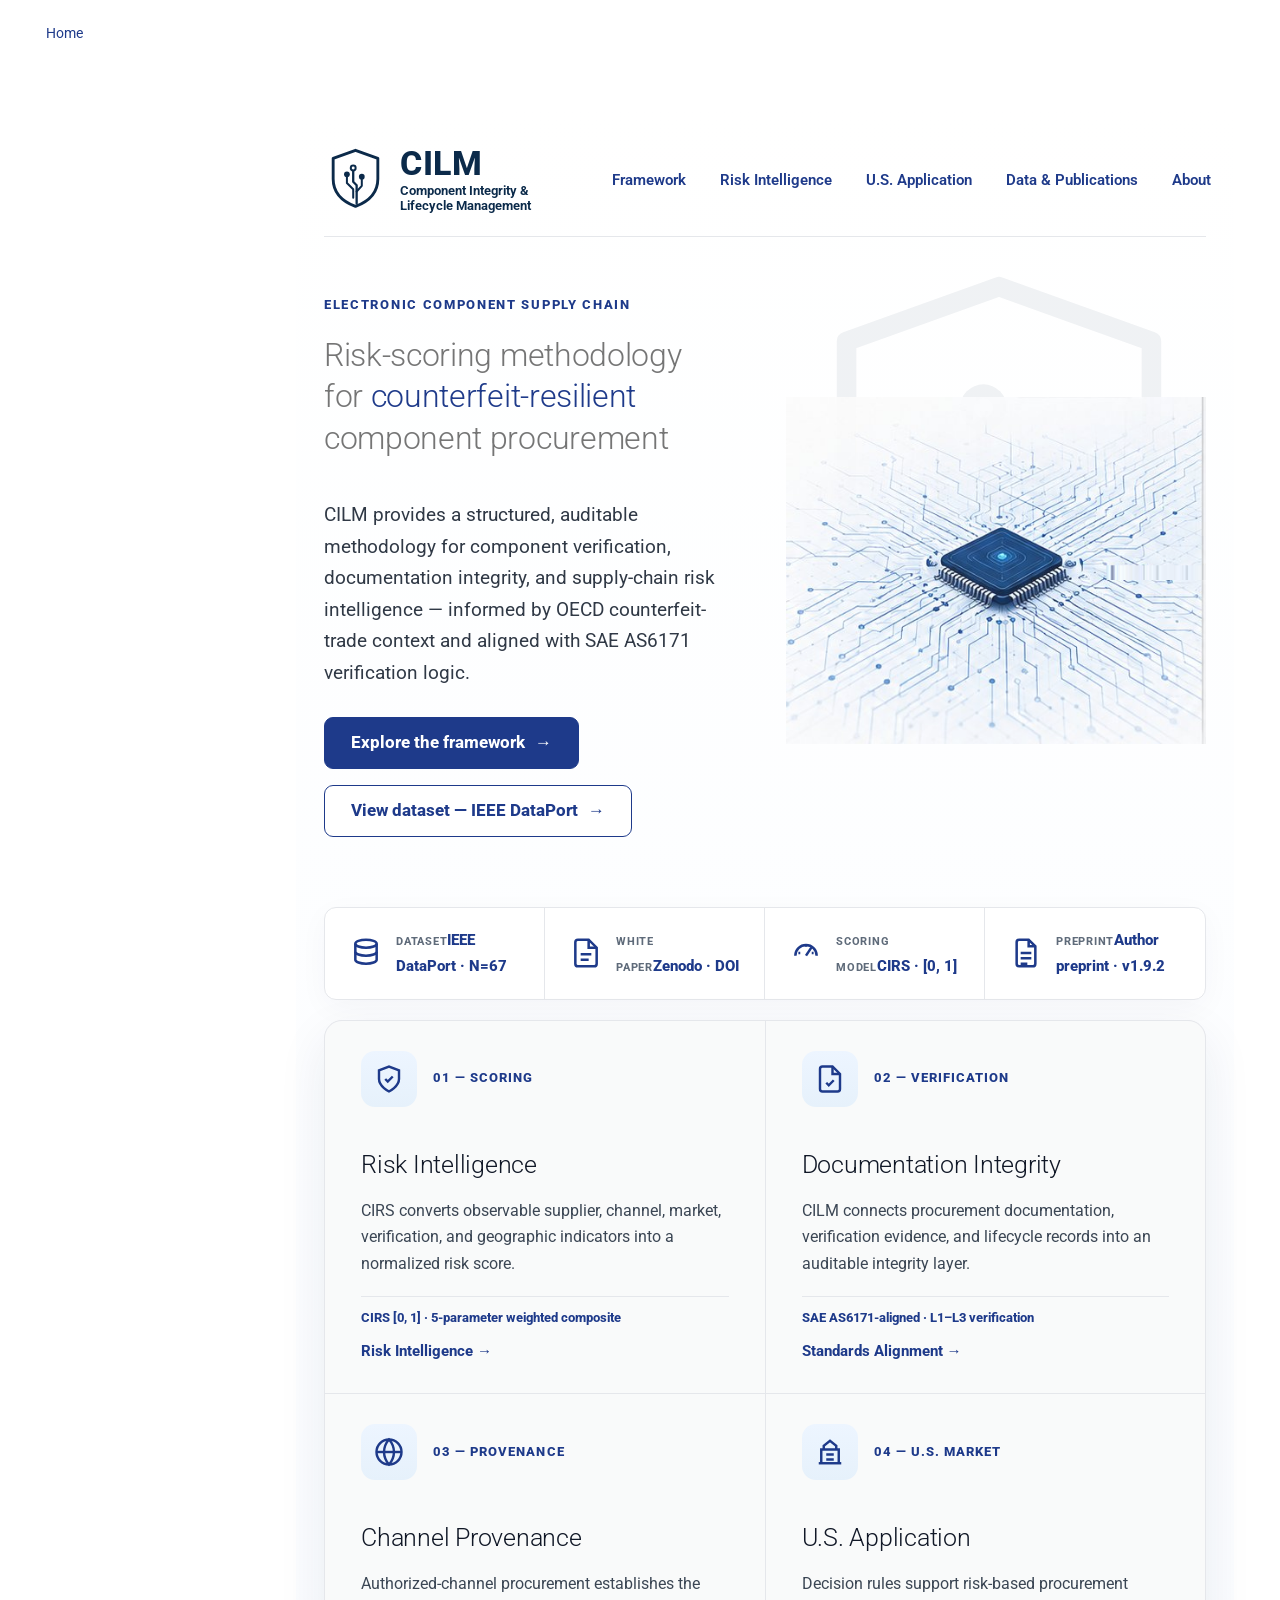
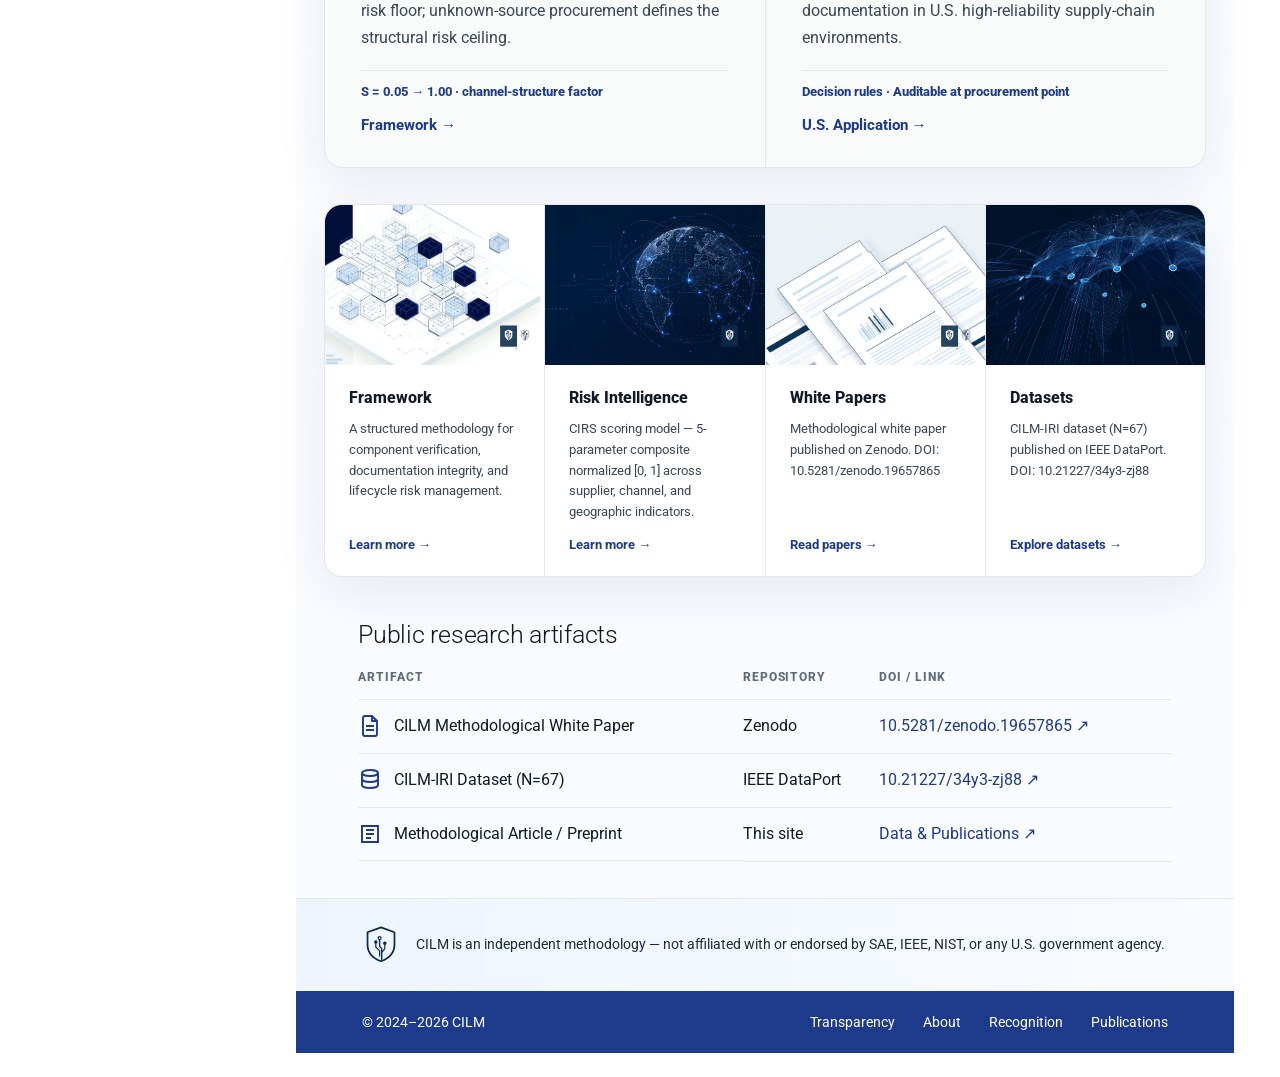
<file: index.html>
<!doctype html>
<html lang="en" class="no-js">
  <head>
    
      <meta charset="utf-8">
      <meta name="viewport" content="width=device-width,initial-scale=1">
      
      
      
        <link rel="canonical" href="https://cilm-standard.com/">
      
      
      
        <link rel="next" href="industry-context/">
      
      
        
      
      
      <link rel="icon" href="assets/images/favicon.png">
      <meta name="generator" content="mkdocs-1.6.1, mkdocs-material-9.7.6">
    
    
      
        <title>Component Integrity & Lifecycle Management (CILM)</title>
      
    
    
      <link rel="stylesheet" href="assets/stylesheets/main.484c7ddc.min.css">
      
        
        <link rel="stylesheet" href="assets/stylesheets/palette.ab4e12ef.min.css">
      
      


    
    
      
    
    
      
        
        
        <link rel="preconnect" href="https://fonts.gstatic.com" crossorigin>
        <link rel="stylesheet" href="https://fonts.googleapis.com/css?family=Roboto:300,300i,400,400i,700,700i%7CRoboto+Mono:400,400i,700,700i&display=fallback">
        <style>:root{--md-text-font:"Roboto";--md-code-font:"Roboto Mono"}</style>
      
    
    
      <link rel="stylesheet" href="stylesheets/extra.css">
    
      <link rel="stylesheet" href="stylesheets/cilm-home.css">
    
    <script>__md_scope=new URL(".",location),__md_hash=e=>[...e].reduce(((e,_)=>(e<<5)-e+_.charCodeAt(0)),0),__md_get=(e,_=localStorage,t=__md_scope)=>JSON.parse(_.getItem(t.pathname+"."+e)),__md_set=(e,_,t=localStorage,a=__md_scope)=>{try{t.setItem(a.pathname+"."+e,JSON.stringify(_))}catch(e){}}</script>
    
      

    
    
  </head>
  
  
    
    
      
    
    
    
    
    <body dir="ltr" data-md-color-scheme="default" data-md-color-primary="custom" data-md-color-accent="custom">
  
    
    <input class="md-toggle" data-md-toggle="drawer" type="checkbox" id="__drawer" autocomplete="off">
    <input class="md-toggle" data-md-toggle="search" type="checkbox" id="__search" autocomplete="off">
    <label class="md-overlay" for="__drawer"></label>
    <div data-md-component="skip">
      
        
        <a href="#_1" class="md-skip">
          Skip to content
        </a>
      
    </div>
    <div data-md-component="announce">
      
    </div>
    
    
      

<header class="md-header" data-md-component="header">
  <nav class="md-header__inner md-grid" aria-label="Header">
    <a href="." title="Component Integrity &amp; Lifecycle Management (CILM)" class="md-header__button md-logo" aria-label="Component Integrity & Lifecycle Management (CILM)" data-md-component="logo">
      
  <img src="assets/images/cilm-mark-white.png" alt="logo">

    </a>
    <label class="md-header__button md-icon" for="__drawer">
      
      <svg xmlns="http://www.w3.org/2000/svg" viewBox="0 0 24 24"><path d="M3 6h18v2H3zm0 5h18v2H3zm0 5h18v2H3z"/></svg>
    </label>
    <div class="md-header__title" data-md-component="header-title">
      <div class="md-header__ellipsis">
        <div class="md-header__topic">
          <span class="md-ellipsis">
            Component Integrity & Lifecycle Management (CILM)
          </span>
        </div>
        <div class="md-header__topic" data-md-component="header-topic">
          <span class="md-ellipsis">
            
              Home
            
          </span>
        </div>
      </div>
    </div>
    
      
        <form class="md-header__option" data-md-component="palette">
  
    
    
    
    <input class="md-option" data-md-color-media="" data-md-color-scheme="default" data-md-color-primary="custom" data-md-color-accent="custom"  aria-hidden="true"  type="radio" name="__palette" id="__palette_0">
    
  
</form>
      
    
    
      <script>var palette=__md_get("__palette");if(palette&&palette.color){if("(prefers-color-scheme)"===palette.color.media){var media=matchMedia("(prefers-color-scheme: light)"),input=document.querySelector(media.matches?"[data-md-color-media='(prefers-color-scheme: light)']":"[data-md-color-media='(prefers-color-scheme: dark)']");palette.color.media=input.getAttribute("data-md-color-media"),palette.color.scheme=input.getAttribute("data-md-color-scheme"),palette.color.primary=input.getAttribute("data-md-color-primary"),palette.color.accent=input.getAttribute("data-md-color-accent")}for(var[key,value]of Object.entries(palette.color))document.body.setAttribute("data-md-color-"+key,value)}</script>
    
    
    
      
      
        <label class="md-header__button md-icon" for="__search">
          
          <svg xmlns="http://www.w3.org/2000/svg" viewBox="0 0 24 24"><path d="M9.5 3A6.5 6.5 0 0 1 16 9.5c0 1.61-.59 3.09-1.56 4.23l.27.27h.79l5 5-1.5 1.5-5-5v-.79l-.27-.27A6.52 6.52 0 0 1 9.5 16 6.5 6.5 0 0 1 3 9.5 6.5 6.5 0 0 1 9.5 3m0 2C7 5 5 7 5 9.5S7 14 9.5 14 14 12 14 9.5 12 5 9.5 5"/></svg>
        </label>
        <div class="md-search" data-md-component="search" role="dialog">
  <label class="md-search__overlay" for="__search"></label>
  <div class="md-search__inner" role="search">
    <form class="md-search__form" name="search">
      <input type="text" class="md-search__input" name="query" aria-label="Search" placeholder="Search" autocapitalize="off" autocorrect="off" autocomplete="off" spellcheck="false" data-md-component="search-query" required>
      <label class="md-search__icon md-icon" for="__search">
        
        <svg xmlns="http://www.w3.org/2000/svg" viewBox="0 0 24 24"><path d="M9.5 3A6.5 6.5 0 0 1 16 9.5c0 1.61-.59 3.09-1.56 4.23l.27.27h.79l5 5-1.5 1.5-5-5v-.79l-.27-.27A6.52 6.52 0 0 1 9.5 16 6.5 6.5 0 0 1 3 9.5 6.5 6.5 0 0 1 9.5 3m0 2C7 5 5 7 5 9.5S7 14 9.5 14 14 12 14 9.5 12 5 9.5 5"/></svg>
        
        <svg xmlns="http://www.w3.org/2000/svg" viewBox="0 0 24 24"><path d="M20 11v2H8l5.5 5.5-1.42 1.42L4.16 12l7.92-7.92L13.5 5.5 8 11z"/></svg>
      </label>
      <nav class="md-search__options" aria-label="Search">
        
        <button type="reset" class="md-search__icon md-icon" title="Clear" aria-label="Clear" tabindex="-1">
          
          <svg xmlns="http://www.w3.org/2000/svg" viewBox="0 0 24 24"><path d="M19 6.41 17.59 5 12 10.59 6.41 5 5 6.41 10.59 12 5 17.59 6.41 19 12 13.41 17.59 19 19 17.59 13.41 12z"/></svg>
        </button>
      </nav>
      
    </form>
    <div class="md-search__output">
      <div class="md-search__scrollwrap" tabindex="0" data-md-scrollfix>
        <div class="md-search-result" data-md-component="search-result">
          <div class="md-search-result__meta">
            Initializing search
          </div>
          <ol class="md-search-result__list" role="presentation"></ol>
        </div>
      </div>
    </div>
  </div>
</div>
      
    
    
  </nav>
  
</header>
    
    <div class="md-container" data-md-component="container">
      
      
        
          
            
<nav class="md-tabs" aria-label="Tabs" data-md-component="tabs">
  <div class="md-grid">
    <ul class="md-tabs__list">
      
        
  
  
  
    
  
  
    <li class="md-tabs__item md-tabs__item--active">
      <a href="." class="md-tabs__link">
        
  
  
    
  
  Home

      </a>
    </li>
  

      
        
  
  
  
  
    
    
      <li class="md-tabs__item">
        <a href="industry-context/" class="md-tabs__link">
          
  
  
  Context

        </a>
      </li>
    
  

      
        
  
  
  
  
    <li class="md-tabs__item">
      <a href="framework/" class="md-tabs__link">
        
  
  
    
  
  Framework

      </a>
    </li>
  

      
        
  
  
  
  
    <li class="md-tabs__item">
      <a href="standards-alignment/" class="md-tabs__link">
        
  
  
    
  
  Standards Alignment

      </a>
    </li>
  

      
        
  
  
  
  
    <li class="md-tabs__item">
      <a href="risk-intelligence/" class="md-tabs__link">
        
  
  
    
  
  Risk Intelligence

      </a>
    </li>
  

      
        
  
  
  
  
    <li class="md-tabs__item">
      <a href="us-application/" class="md-tabs__link">
        
  
  
    
  
  U.S. Application

      </a>
    </li>
  

      
        
  
  
  
  
    <li class="md-tabs__item">
      <a href="data-and-publications/" class="md-tabs__link">
        
  
  
    
  
  Data & Publications

      </a>
    </li>
  

      
        
  
  
  
  
    <li class="md-tabs__item">
      <a href="about/" class="md-tabs__link">
        
  
  
    
  
  About

      </a>
    </li>
  

      
        
  
  
  
  
    <li class="md-tabs__item">
      <a href="recognition/" class="md-tabs__link">
        
  
  
    
  
  Recognition

      </a>
    </li>
  

      
    </ul>
  </div>
</nav>
          
        
      
      <main class="md-main" data-md-component="main">
        <div class="md-main__inner md-grid">
          
            
              
              <div class="md-sidebar md-sidebar--primary" data-md-component="sidebar" data-md-type="navigation" >
                <div class="md-sidebar__scrollwrap">
                  <div class="md-sidebar__inner">
                    


  


  

<nav class="md-nav md-nav--primary md-nav--lifted md-nav--integrated" aria-label="Navigation" data-md-level="0">
  <label class="md-nav__title" for="__drawer">
    <a href="." title="Component Integrity &amp; Lifecycle Management (CILM)" class="md-nav__button md-logo" aria-label="Component Integrity & Lifecycle Management (CILM)" data-md-component="logo">
      
  <img src="assets/images/cilm-mark-white.png" alt="logo">

    </a>
    Component Integrity & Lifecycle Management (CILM)
  </label>
  
  <ul class="md-nav__list" data-md-scrollfix>
    
      
      
  
  
    
  
  
  
    <li class="md-nav__item md-nav__item--active">
      
      <input class="md-nav__toggle md-toggle" type="checkbox" id="__toc">
      
      
        
      
      
      <a href="." class="md-nav__link md-nav__link--active">
        
  
  
  <span class="md-ellipsis">
    
  
    Home
  

    
  </span>
  
  

      </a>
      
    </li>
  

    
      
      
  
  
  
  
    
    
    
    
      
      
        
      
    
    
    <li class="md-nav__item md-nav__item--nested">
      
        
        
        <input class="md-nav__toggle md-toggle " type="checkbox" id="__nav_2" >
        
          
          <label class="md-nav__link" for="__nav_2" id="__nav_2_label" tabindex="0">
            
  
  
  <span class="md-ellipsis">
    
  
    Context
  

    
  </span>
  
  

            <span class="md-nav__icon md-icon"></span>
          </label>
        
        <nav class="md-nav" data-md-level="1" aria-labelledby="__nav_2_label" aria-expanded="false">
          <label class="md-nav__title" for="__nav_2">
            <span class="md-nav__icon md-icon"></span>
            
  
    Context
  

          </label>
          <ul class="md-nav__list" data-md-scrollfix>
            
              
                
  
  
  
  
    <li class="md-nav__item">
      <a href="industry-context/" class="md-nav__link">
        
  
  
  <span class="md-ellipsis">
    
  
    Industry Problem
  

    
  </span>
  
  

      </a>
    </li>
  

              
            
          </ul>
        </nav>
      
    </li>
  

    
      
      
  
  
  
  
    <li class="md-nav__item">
      <a href="framework/" class="md-nav__link">
        
  
  
  <span class="md-ellipsis">
    
  
    Framework
  

    
  </span>
  
  

      </a>
    </li>
  

    
      
      
  
  
  
  
    <li class="md-nav__item">
      <a href="standards-alignment/" class="md-nav__link">
        
  
  
  <span class="md-ellipsis">
    
  
    Standards Alignment
  

    
  </span>
  
  

      </a>
    </li>
  

    
      
      
  
  
  
  
    <li class="md-nav__item">
      <a href="risk-intelligence/" class="md-nav__link">
        
  
  
  <span class="md-ellipsis">
    
  
    Risk Intelligence
  

    
  </span>
  
  

      </a>
    </li>
  

    
      
      
  
  
  
  
    <li class="md-nav__item">
      <a href="us-application/" class="md-nav__link">
        
  
  
  <span class="md-ellipsis">
    
  
    U.S. Application
  

    
  </span>
  
  

      </a>
    </li>
  

    
      
      
  
  
  
  
    <li class="md-nav__item">
      <a href="data-and-publications/" class="md-nav__link">
        
  
  
  <span class="md-ellipsis">
    
  
    Data & Publications
  

    
  </span>
  
  

      </a>
    </li>
  

    
      
      
  
  
  
  
    <li class="md-nav__item">
      <a href="about/" class="md-nav__link">
        
  
  
  <span class="md-ellipsis">
    
  
    About
  

    
  </span>
  
  

      </a>
    </li>
  

    
      
      
  
  
  
  
    <li class="md-nav__item">
      <a href="recognition/" class="md-nav__link">
        
  
  
  <span class="md-ellipsis">
    
  
    Recognition
  

    
  </span>
  
  

      </a>
    </li>
  

    
  </ul>
</nav>
                  </div>
                </div>
              </div>
            
            
          
          
            <div class="md-content" data-md-component="content">
              
              <article class="md-content__inner md-typeset">
                
                  



<h1 id="_1"><a class="headerlink" href="#_1" title="Permanent link">&para;</a></h1>
<div class="cilm-home">
  <header class="cilm-topbar" aria-label="CILM site header">
    <a class="cilm-brand" href="/" aria-label="CILM home">
      <img src="assets/images/cilm-symbol.svg" alt="CILM shield chip mark">
      <span class="cilm-brand-lockup">
        <span class="cilm-brand-title">CILM</span>
        <span class="cilm-brand-subtitle">Component Integrity &amp; Lifecycle Management</span>
      </span>
    </a>
    <nav class="cilm-nav" aria-label="Primary navigation">
      <a href="/framework/">Framework</a>
      <a href="/risk-intelligence/">Risk Intelligence</a>
      <a href="/us-application/">U.S. Application</a>
      <a href="/data-and-publications/">Data &amp; Publications</a>
      <a href="/about/">About</a>
    </nav>
  </header>

  <section class="cilm-hero" aria-labelledby="cilm-home-title">
    <div class="cilm-hero-content">
      <img class="cilm-hero-watermark" src="assets/images/cilm-symbol.svg" alt="" aria-hidden="true">
      <div class="cilm-eyebrow">Electronic Component Supply Chain</div>
      <h1 id="cilm-home-title" class="cilm-hero-title">Risk-scoring methodology<br>for <em>counterfeit-resilient</em><br>component procurement</h1>
      <p class="cilm-hero-subtitle">CILM provides a structured, auditable methodology for component verification, documentation integrity, and supply-chain risk intelligence — informed by OECD counterfeit-trade context and aligned with SAE AS6171 verification logic.</p>
      <div class="cilm-cta-row">
        <a class="cilm-button cilm-button-primary" href="/framework/">Explore the framework <span aria-hidden="true">→</span></a>
        <a class="cilm-button cilm-button-secondary" href="/risk-intelligence/">View dataset — IEEE DataPort <span aria-hidden="true">→</span></a>
      </div>
    </div>
    <div class="cilm-hero-illustration-wrap">
      <img class="cilm-hero-illustration" src="assets/images/hero-circuit-illustration.png" alt="Microchip with PCB traces representing electronic component supply-chain risk intelligence">
    </div>
  </section>

  <section class="cilm-evidence-strip" aria-label="Public research evidence strip">
    <a class="cilm-evidence-item" href="/risk-intelligence/">
      <span class="cilm-evidence-icon" aria-hidden="true"><svg viewBox="0 0 24 24" fill="none" stroke="currentColor"><ellipse cx="12" cy="5" rx="8" ry="3"/><path d="M4 5v6c0 1.7 3.6 3 8 3s8-1.3 8-3V5"/><path d="M4 11v6c0 1.7 3.6 3 8 3s8-1.3 8-3v-6"/></svg></span>
      <span><span class="cilm-evidence-label">Dataset</span><span class="cilm-evidence-value">IEEE DataPort · N=67</span></span>
    </a>
    <a class="cilm-evidence-item" href="/data-and-publications/">
      <span class="cilm-evidence-icon" aria-hidden="true"><svg viewBox="0 0 24 24" fill="none" stroke="currentColor"><path d="M14 2H6a2 2 0 0 0-2 2v16a2 2 0 0 0 2 2h12a2 2 0 0 0 2-2V8z"/><path d="M14 2v6h6"/><path d="M8 13h8M8 17h6"/></svg></span>
      <span><span class="cilm-evidence-label">White Paper</span><span class="cilm-evidence-value">Zenodo · DOI</span></span>
    </a>
    <a class="cilm-evidence-item" href="/risk-intelligence/">
      <span class="cilm-evidence-icon" aria-hidden="true"><svg viewBox="0 0 24 24" fill="none" stroke="currentColor"><path d="M4 14a8 8 0 1 1 16 0"/><path d="M12 14l4-6"/><path d="M6.3 12h1.4M16.3 12h1.4M12 6v1.4"/></svg></span>
      <span><span class="cilm-evidence-label">Scoring model</span><span class="cilm-evidence-value">CIRS · [0, 1]</span></span>
    </a>
    <a class="cilm-evidence-item" href="/data-and-publications/">
      <span class="cilm-evidence-icon" aria-hidden="true"><svg viewBox="0 0 24 24" fill="none" stroke="currentColor"><path d="M14 2H7a2 2 0 0 0-2 2v16a2 2 0 0 0 2 2h10a2 2 0 0 0 2-2V7z"/><path d="M14 2v5h5"/><path d="M8 12h8M8 16h8"/><path d="M8 20h5"/></svg></span>
      <span><span class="cilm-evidence-label">Preprint</span><span class="cilm-evidence-value">Author preprint · v1.9.2</span></span>
    </a>
  </section>

  <section class="cilm-method-grid" aria-label="CILM method stack">
    <article class="cilm-method-card">
      <div class="cilm-card-top">
        <span class="cilm-card-icon" aria-hidden="true"><svg viewBox="0 0 24 24" fill="none" stroke="currentColor"><path d="M12 22s8-4 8-10V5l-8-3-8 3v7c0 6 8 10 8 10z"/><path d="m9 12 2 2 4-4"/></svg></span>
        <span class="cilm-card-kicker">01 — Scoring</span>
      </div>
      <h2 class="cilm-card-title">Risk Intelligence</h2>
      <p class="cilm-card-body">CIRS converts observable supplier, channel, market, verification, and geographic indicators into a normalized risk score.</p>
      <div class="cilm-card-proof">CIRS [0, 1] · 5-parameter weighted composite</div>
      <a class="cilm-card-link" href="/risk-intelligence/">Risk Intelligence →</a>
    </article>
    <article class="cilm-method-card">
      <div class="cilm-card-top">
        <span class="cilm-card-icon" aria-hidden="true"><svg viewBox="0 0 24 24" fill="none" stroke="currentColor"><path d="M14 2H6a2 2 0 0 0-2 2v16a2 2 0 0 0 2 2h12a2 2 0 0 0 2-2V8z"/><path d="M14 2v6h6"/><path d="M9 15l2 2 4-4"/></svg></span>
        <span class="cilm-card-kicker">02 — Verification</span>
      </div>
      <h2 class="cilm-card-title">Documentation Integrity</h2>
      <p class="cilm-card-body">CILM connects procurement documentation, verification evidence, and lifecycle records into an auditable integrity layer.</p>
      <div class="cilm-card-proof">SAE AS6171-aligned · L1–L3 verification</div>
      <a class="cilm-card-link" href="/standards-alignment/">Standards Alignment →</a>
    </article>
    <article class="cilm-method-card">
      <div class="cilm-card-top">
        <span class="cilm-card-icon" aria-hidden="true"><svg viewBox="0 0 24 24" fill="none" stroke="currentColor"><circle cx="12" cy="12" r="10"/><path d="M2 12h20"/><path d="M12 2a15.3 15.3 0 0 1 4 10 15.3 15.3 0 0 1-4 10 15.3 15.3 0 0 1-4-10A15.3 15.3 0 0 1 12 2z"/></svg></span>
        <span class="cilm-card-kicker">03 — Provenance</span>
      </div>
      <h2 class="cilm-card-title">Channel Provenance</h2>
      <p class="cilm-card-body">Authorized-channel procurement establishes the risk floor; unknown-source procurement defines the structural risk ceiling.</p>
      <div class="cilm-card-proof">S = 0.05 → 1.00 · channel-structure factor</div>
      <a class="cilm-card-link" href="/framework/">Framework →</a>
    </article>
    <article class="cilm-method-card">
      <div class="cilm-card-top">
        <span class="cilm-card-icon" aria-hidden="true"><svg viewBox="0 0 24 24" fill="none" stroke="currentColor"><path d="M3 21h18"/><path d="M5 21V10h14v11"/><path d="M7 10V7l5-4 5 4v3"/><path d="M9 14h6M9 18h6"/></svg></span>
        <span class="cilm-card-kicker">04 — U.S. Market</span>
      </div>
      <h2 class="cilm-card-title">U.S. Application</h2>
      <p class="cilm-card-body">Decision rules support risk-based procurement documentation in U.S. high-reliability supply-chain environments.</p>
      <div class="cilm-card-proof">Decision rules · Auditable at procurement point</div>
      <a class="cilm-card-link" href="/us-application/">U.S. Application →</a>
    </article>
  </section>

  <section class="cilm-section-cards" aria-label="CILM methodology sections">
    <article class="cilm-section-card">
      <div class="cilm-section-card-image">
        <img src="assets/images/section-framework.png" alt="Structured methodology framework architecture">
        <img class="cilm-section-badge-img" src="assets/images/cilm-section-badge.svg#badge-dark" alt="" aria-hidden="true">
      </div>
      <div class="cilm-section-card-body">
        <div class="cilm-section-card-title">Framework</div>
        <p class="cilm-section-card-text">A structured methodology for component verification, documentation integrity, and lifecycle risk management.</p>
        <a class="cilm-section-card-link" href="/framework/">Learn more →</a>
      </div>
    </article>
    <article class="cilm-section-card">
      <div class="cilm-section-card-image">
        <img src="assets/images/section-risk-intelligence.png" alt="Global supply chain risk intelligence network">
        <img class="cilm-section-badge-img cilm-section-badge-light" src="assets/images/cilm-section-badge.svg#badge-light" alt="" aria-hidden="true">
      </div>
      <div class="cilm-section-card-body">
        <div class="cilm-section-card-title">Risk Intelligence</div>
        <p class="cilm-section-card-text">CIRS scoring model — 5-parameter composite normalized [0, 1] across supplier, channel, and geographic indicators.</p>
        <a class="cilm-section-card-link" href="/risk-intelligence/">Learn more →</a>
      </div>
    </article>
    <article class="cilm-section-card">
      <div class="cilm-section-card-image">
        <img src="assets/images/section-white-papers.png" alt="Methodological white paper and research publications">
        <img class="cilm-section-badge-img" src="assets/images/cilm-section-badge.svg#badge-dark" alt="" aria-hidden="true">
      </div>
      <div class="cilm-section-card-body">
        <div class="cilm-section-card-title">White Papers</div>
        <p class="cilm-section-card-text">Methodological white paper published on Zenodo. DOI: 10.5281/zenodo.19657865</p>
        <a class="cilm-section-card-link" href="/data-and-publications/">Read papers →</a>
      </div>
    </article>
    <article class="cilm-section-card">
      <div class="cilm-section-card-image">
        <img src="assets/images/section-datasets.png" alt="Structured dataset and quantitative analysis">
        <img class="cilm-section-badge-img cilm-section-badge-light" src="assets/images/cilm-section-badge.svg#badge-light" alt="" aria-hidden="true">
      </div>
      <div class="cilm-section-card-body">
        <div class="cilm-section-card-title">Datasets</div>
        <p class="cilm-section-card-text">CILM-IRI dataset (N=67) published on IEEE DataPort. DOI: 10.21227/34y3-zj88</p>
        <a class="cilm-section-card-link" href="/risk-intelligence/">Explore datasets →</a>
      </div>
    </article>
  </section>

  <section class="cilm-artifacts" aria-labelledby="cilm-artifacts-title">
    <h2 id="cilm-artifacts-title" class="cilm-artifacts-title">Public research artifacts</h2>
    <table class="cilm-artifact-table">
      <thead><tr><th>Artifact</th><th>Repository</th><th>DOI / Link</th></tr></thead>
      <tbody>
        <tr><td class="cilm-artifact-name"><span class="cilm-artifact-icon" aria-hidden="true"><svg viewBox="0 0 24 24" fill="none" stroke="currentColor"><path d="M14 2H7a2 2 0 0 0-2 2v16a2 2 0 0 0 2 2h10a2 2 0 0 0 2-2V7z"/><path d="M14 2v5h5"/><path d="M8 12h8M8 16h8"/></svg></span>CILM Methodological White Paper</td><td>Zenodo</td><td><a href="https://doi.org/10.5281/zenodo.19657865">10.5281/zenodo.19657865 ↗</a></td></tr>
        <tr><td class="cilm-artifact-name"><span class="cilm-artifact-icon" aria-hidden="true"><svg viewBox="0 0 24 24" fill="none" stroke="currentColor"><ellipse cx="12" cy="5" rx="8" ry="3"/><path d="M4 5v6c0 1.7 3.6 3 8 3s8-1.3 8-3V5"/><path d="M4 11v6c0 1.7 3.6 3 8 3s8-1.3 8-3v-6"/></svg></span>CILM-IRI Dataset (N=67)</td><td>IEEE DataPort</td><td><a href="https://doi.org/10.21227/34y3-zj88">10.21227/34y3-zj88 ↗</a></td></tr>
        <tr><td class="cilm-artifact-name"><span class="cilm-artifact-icon" aria-hidden="true"><svg viewBox="0 0 24 24" fill="none" stroke="currentColor"><path d="M4 4h16v16H4z"/><path d="M8 8h8M8 12h8M8 16h5"/></svg></span>Methodological Article / Preprint</td><td>This site</td><td><a href="/data-and-publications/">Data &amp; Publications ↗</a></td></tr>
      </tbody>
    </table>
  </section>

  <section class="cilm-disclaimer" aria-label="Independent methodology disclaimer">
    <img src="assets/images/cilm-symbol.svg" alt="" aria-hidden="true">
    <p>CILM is an independent methodology — not affiliated with or endorsed by SAE, IEEE, NIST, or any U.S. government agency.</p>
  </section>

  <footer class="cilm-footer">
    <span>© 2024–2026 CILM</span>
    <span class="cilm-footer-links"><a href="/industry-context/">Transparency</a><a href="/about/">About</a><a href="/recognition/">Recognition</a><a href="/data-and-publications/">Publications</a></span>
  </footer>
</div>












                
              </article>
            </div>
          
          
<script>var target=document.getElementById(location.hash.slice(1));target&&target.name&&(target.checked=target.name.startsWith("__tabbed_"))</script>
        </div>
        
      </main>
      
        <footer class="md-footer">
  
  <div class="md-footer-meta md-typeset">
    <div class="md-footer-meta__inner md-grid">
      <div class="md-copyright">
  
    <div class="md-copyright__highlight">
      CILM is an independent methodology and is not affiliated with or endorsed by SAE, IEEE, NIST, or any U.S. government agency.

    </div>
  
  
    Made with
    <a href="https://squidfunk.github.io/mkdocs-material/" target="_blank" rel="noopener">
      Material for MkDocs
    </a>
  
</div>
      
    </div>
  </div>
</footer>
      
    </div>
    <div class="md-dialog" data-md-component="dialog">
      <div class="md-dialog__inner md-typeset"></div>
    </div>
    
    
    
      
      
      <script id="__config" type="application/json">{"annotate": null, "base": ".", "features": ["navigation.tabs", "navigation.sections", "toc.integrate"], "search": "assets/javascripts/workers/search.2c215733.min.js", "tags": null, "translations": {"clipboard.copied": "Copied to clipboard", "clipboard.copy": "Copy to clipboard", "search.result.more.one": "1 more on this page", "search.result.more.other": "# more on this page", "search.result.none": "No matching documents", "search.result.one": "1 matching document", "search.result.other": "# matching documents", "search.result.placeholder": "Type to start searching", "search.result.term.missing": "Missing", "select.version": "Select version"}, "version": null}</script>
    
    
      <script src="assets/javascripts/bundle.79ae519e.min.js"></script>
      
    
  </body>
</html>
</file>
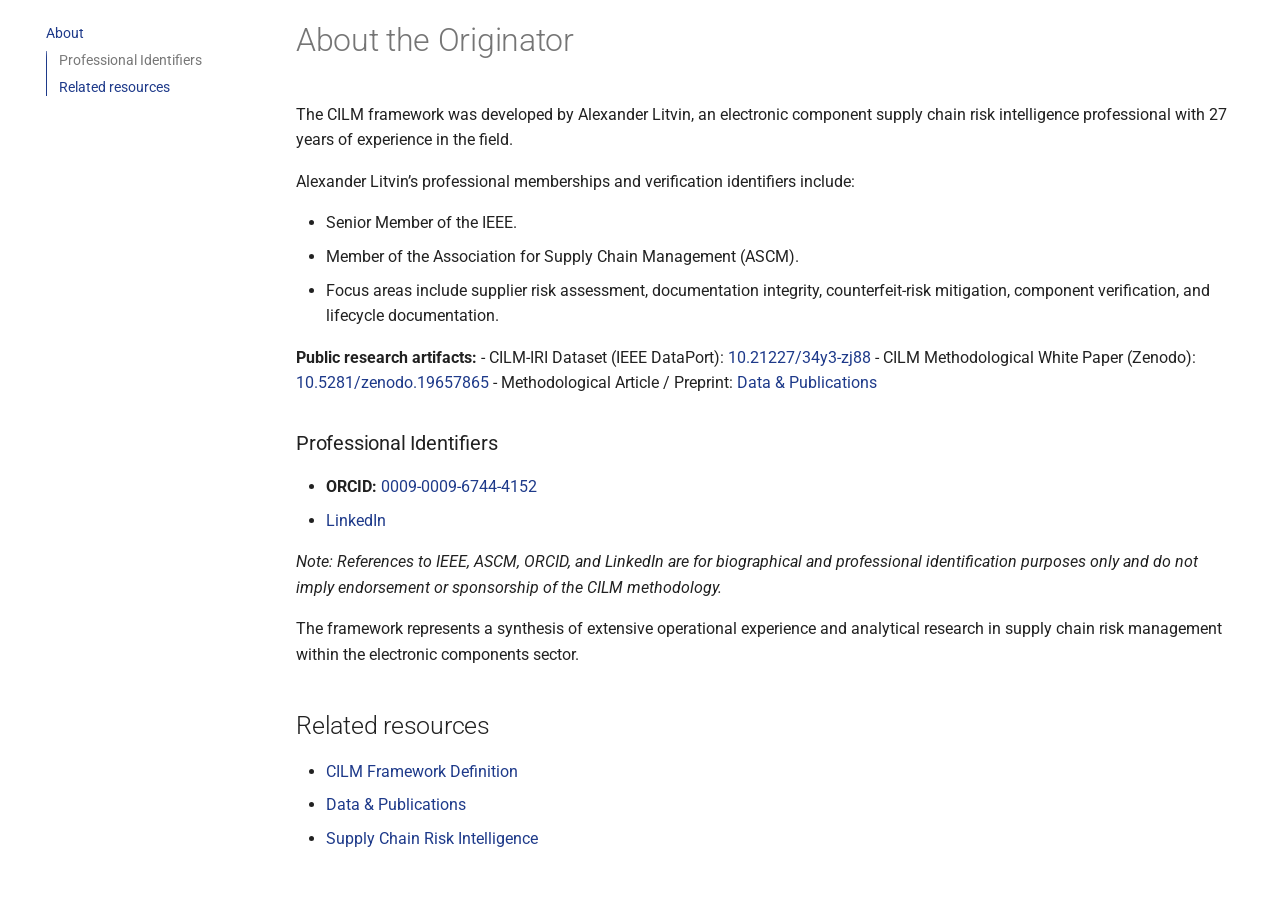
<file: about/index.html>
<!doctype html>
<html lang="en" class="no-js">
  <head>
    
      <meta charset="utf-8">
      <meta name="viewport" content="width=device-width,initial-scale=1">
      
      
      
        <link rel="canonical" href="https://cilm-standard.com/about/">
      
      
        <link rel="prev" href="../data-and-publications/">
      
      
        <link rel="next" href="../recognition/">
      
      
        
      
      
      <link rel="icon" href="../assets/images/favicon.png">
      <meta name="generator" content="mkdocs-1.6.1, mkdocs-material-9.7.6">
    
    
      
        <title>About the Originator - Component Integrity & Lifecycle Management (CILM)</title>
      
    
    
      <link rel="stylesheet" href="../assets/stylesheets/main.484c7ddc.min.css">
      
        
        <link rel="stylesheet" href="../assets/stylesheets/palette.ab4e12ef.min.css">
      
      


    
    
      
    
    
      
        
        
        <link rel="preconnect" href="https://fonts.gstatic.com" crossorigin>
        <link rel="stylesheet" href="https://fonts.googleapis.com/css?family=Roboto:300,300i,400,400i,700,700i%7CRoboto+Mono:400,400i,700,700i&display=fallback">
        <style>:root{--md-text-font:"Roboto";--md-code-font:"Roboto Mono"}</style>
      
    
    
      <link rel="stylesheet" href="../stylesheets/extra.css">
    
      <link rel="stylesheet" href="../stylesheets/cilm-home.css">
    
    <script>__md_scope=new URL("..",location),__md_hash=e=>[...e].reduce(((e,_)=>(e<<5)-e+_.charCodeAt(0)),0),__md_get=(e,_=localStorage,t=__md_scope)=>JSON.parse(_.getItem(t.pathname+"."+e)),__md_set=(e,_,t=localStorage,a=__md_scope)=>{try{t.setItem(a.pathname+"."+e,JSON.stringify(_))}catch(e){}}</script>
    
      

    
    
  </head>
  
  
    
    
      
    
    
    
    
    <body dir="ltr" data-md-color-scheme="default" data-md-color-primary="custom" data-md-color-accent="custom">
  
    
    <input class="md-toggle" data-md-toggle="drawer" type="checkbox" id="__drawer" autocomplete="off">
    <input class="md-toggle" data-md-toggle="search" type="checkbox" id="__search" autocomplete="off">
    <label class="md-overlay" for="__drawer"></label>
    <div data-md-component="skip">
      
        
        <a href="#about-the-originator" class="md-skip">
          Skip to content
        </a>
      
    </div>
    <div data-md-component="announce">
      
    </div>
    
    
      

<header class="md-header" data-md-component="header">
  <nav class="md-header__inner md-grid" aria-label="Header">
    <a href=".." title="Component Integrity &amp; Lifecycle Management (CILM)" class="md-header__button md-logo" aria-label="Component Integrity & Lifecycle Management (CILM)" data-md-component="logo">
      
  <img src="../assets/images/cilm-mark-white.png" alt="logo">

    </a>
    <label class="md-header__button md-icon" for="__drawer">
      
      <svg xmlns="http://www.w3.org/2000/svg" viewBox="0 0 24 24"><path d="M3 6h18v2H3zm0 5h18v2H3zm0 5h18v2H3z"/></svg>
    </label>
    <div class="md-header__title" data-md-component="header-title">
      <div class="md-header__ellipsis">
        <div class="md-header__topic">
          <span class="md-ellipsis">
            Component Integrity & Lifecycle Management (CILM)
          </span>
        </div>
        <div class="md-header__topic" data-md-component="header-topic">
          <span class="md-ellipsis">
            
              About the Originator
            
          </span>
        </div>
      </div>
    </div>
    
      
        <form class="md-header__option" data-md-component="palette">
  
    
    
    
    <input class="md-option" data-md-color-media="" data-md-color-scheme="default" data-md-color-primary="custom" data-md-color-accent="custom"  aria-hidden="true"  type="radio" name="__palette" id="__palette_0">
    
  
</form>
      
    
    
      <script>var palette=__md_get("__palette");if(palette&&palette.color){if("(prefers-color-scheme)"===palette.color.media){var media=matchMedia("(prefers-color-scheme: light)"),input=document.querySelector(media.matches?"[data-md-color-media='(prefers-color-scheme: light)']":"[data-md-color-media='(prefers-color-scheme: dark)']");palette.color.media=input.getAttribute("data-md-color-media"),palette.color.scheme=input.getAttribute("data-md-color-scheme"),palette.color.primary=input.getAttribute("data-md-color-primary"),palette.color.accent=input.getAttribute("data-md-color-accent")}for(var[key,value]of Object.entries(palette.color))document.body.setAttribute("data-md-color-"+key,value)}</script>
    
    
    
      
      
        <label class="md-header__button md-icon" for="__search">
          
          <svg xmlns="http://www.w3.org/2000/svg" viewBox="0 0 24 24"><path d="M9.5 3A6.5 6.5 0 0 1 16 9.5c0 1.61-.59 3.09-1.56 4.23l.27.27h.79l5 5-1.5 1.5-5-5v-.79l-.27-.27A6.52 6.52 0 0 1 9.5 16 6.5 6.5 0 0 1 3 9.5 6.5 6.5 0 0 1 9.5 3m0 2C7 5 5 7 5 9.5S7 14 9.5 14 14 12 14 9.5 12 5 9.5 5"/></svg>
        </label>
        <div class="md-search" data-md-component="search" role="dialog">
  <label class="md-search__overlay" for="__search"></label>
  <div class="md-search__inner" role="search">
    <form class="md-search__form" name="search">
      <input type="text" class="md-search__input" name="query" aria-label="Search" placeholder="Search" autocapitalize="off" autocorrect="off" autocomplete="off" spellcheck="false" data-md-component="search-query" required>
      <label class="md-search__icon md-icon" for="__search">
        
        <svg xmlns="http://www.w3.org/2000/svg" viewBox="0 0 24 24"><path d="M9.5 3A6.5 6.5 0 0 1 16 9.5c0 1.61-.59 3.09-1.56 4.23l.27.27h.79l5 5-1.5 1.5-5-5v-.79l-.27-.27A6.52 6.52 0 0 1 9.5 16 6.5 6.5 0 0 1 3 9.5 6.5 6.5 0 0 1 9.5 3m0 2C7 5 5 7 5 9.5S7 14 9.5 14 14 12 14 9.5 12 5 9.5 5"/></svg>
        
        <svg xmlns="http://www.w3.org/2000/svg" viewBox="0 0 24 24"><path d="M20 11v2H8l5.5 5.5-1.42 1.42L4.16 12l7.92-7.92L13.5 5.5 8 11z"/></svg>
      </label>
      <nav class="md-search__options" aria-label="Search">
        
        <button type="reset" class="md-search__icon md-icon" title="Clear" aria-label="Clear" tabindex="-1">
          
          <svg xmlns="http://www.w3.org/2000/svg" viewBox="0 0 24 24"><path d="M19 6.41 17.59 5 12 10.59 6.41 5 5 6.41 10.59 12 5 17.59 6.41 19 12 13.41 17.59 19 19 17.59 13.41 12z"/></svg>
        </button>
      </nav>
      
    </form>
    <div class="md-search__output">
      <div class="md-search__scrollwrap" tabindex="0" data-md-scrollfix>
        <div class="md-search-result" data-md-component="search-result">
          <div class="md-search-result__meta">
            Initializing search
          </div>
          <ol class="md-search-result__list" role="presentation"></ol>
        </div>
      </div>
    </div>
  </div>
</div>
      
    
    
  </nav>
  
</header>
    
    <div class="md-container" data-md-component="container">
      
      
        
          
            
<nav class="md-tabs" aria-label="Tabs" data-md-component="tabs">
  <div class="md-grid">
    <ul class="md-tabs__list">
      
        
  
  
  
  
    <li class="md-tabs__item">
      <a href=".." class="md-tabs__link">
        
  
  
    
  
  Home

      </a>
    </li>
  

      
        
  
  
  
  
    
    
      <li class="md-tabs__item">
        <a href="../industry-context/" class="md-tabs__link">
          
  
  
  Context

        </a>
      </li>
    
  

      
        
  
  
  
  
    <li class="md-tabs__item">
      <a href="../framework/" class="md-tabs__link">
        
  
  
    
  
  Framework

      </a>
    </li>
  

      
        
  
  
  
  
    <li class="md-tabs__item">
      <a href="../standards-alignment/" class="md-tabs__link">
        
  
  
    
  
  Standards Alignment

      </a>
    </li>
  

      
        
  
  
  
  
    <li class="md-tabs__item">
      <a href="../risk-intelligence/" class="md-tabs__link">
        
  
  
    
  
  Risk Intelligence

      </a>
    </li>
  

      
        
  
  
  
  
    <li class="md-tabs__item">
      <a href="../us-application/" class="md-tabs__link">
        
  
  
    
  
  U.S. Application

      </a>
    </li>
  

      
        
  
  
  
  
    <li class="md-tabs__item">
      <a href="../data-and-publications/" class="md-tabs__link">
        
  
  
    
  
  Data & Publications

      </a>
    </li>
  

      
        
  
  
  
    
  
  
    <li class="md-tabs__item md-tabs__item--active">
      <a href="./" class="md-tabs__link">
        
  
  
    
  
  About

      </a>
    </li>
  

      
        
  
  
  
  
    <li class="md-tabs__item">
      <a href="../recognition/" class="md-tabs__link">
        
  
  
    
  
  Recognition

      </a>
    </li>
  

      
    </ul>
  </div>
</nav>
          
        
      
      <main class="md-main" data-md-component="main">
        <div class="md-main__inner md-grid">
          
            
              
              <div class="md-sidebar md-sidebar--primary" data-md-component="sidebar" data-md-type="navigation" >
                <div class="md-sidebar__scrollwrap">
                  <div class="md-sidebar__inner">
                    


  


  

<nav class="md-nav md-nav--primary md-nav--lifted md-nav--integrated" aria-label="Navigation" data-md-level="0">
  <label class="md-nav__title" for="__drawer">
    <a href=".." title="Component Integrity &amp; Lifecycle Management (CILM)" class="md-nav__button md-logo" aria-label="Component Integrity & Lifecycle Management (CILM)" data-md-component="logo">
      
  <img src="../assets/images/cilm-mark-white.png" alt="logo">

    </a>
    Component Integrity & Lifecycle Management (CILM)
  </label>
  
  <ul class="md-nav__list" data-md-scrollfix>
    
      
      
  
  
  
  
    <li class="md-nav__item">
      <a href=".." class="md-nav__link">
        
  
  
  <span class="md-ellipsis">
    
  
    Home
  

    
  </span>
  
  

      </a>
    </li>
  

    
      
      
  
  
  
  
    
    
    
    
      
      
        
      
    
    
    <li class="md-nav__item md-nav__item--nested">
      
        
        
        <input class="md-nav__toggle md-toggle " type="checkbox" id="__nav_2" >
        
          
          <label class="md-nav__link" for="__nav_2" id="__nav_2_label" tabindex="0">
            
  
  
  <span class="md-ellipsis">
    
  
    Context
  

    
  </span>
  
  

            <span class="md-nav__icon md-icon"></span>
          </label>
        
        <nav class="md-nav" data-md-level="1" aria-labelledby="__nav_2_label" aria-expanded="false">
          <label class="md-nav__title" for="__nav_2">
            <span class="md-nav__icon md-icon"></span>
            
  
    Context
  

          </label>
          <ul class="md-nav__list" data-md-scrollfix>
            
              
                
  
  
  
  
    <li class="md-nav__item">
      <a href="../industry-context/" class="md-nav__link">
        
  
  
  <span class="md-ellipsis">
    
  
    Industry Problem
  

    
  </span>
  
  

      </a>
    </li>
  

              
            
          </ul>
        </nav>
      
    </li>
  

    
      
      
  
  
  
  
    <li class="md-nav__item">
      <a href="../framework/" class="md-nav__link">
        
  
  
  <span class="md-ellipsis">
    
  
    Framework
  

    
  </span>
  
  

      </a>
    </li>
  

    
      
      
  
  
  
  
    <li class="md-nav__item">
      <a href="../standards-alignment/" class="md-nav__link">
        
  
  
  <span class="md-ellipsis">
    
  
    Standards Alignment
  

    
  </span>
  
  

      </a>
    </li>
  

    
      
      
  
  
  
  
    <li class="md-nav__item">
      <a href="../risk-intelligence/" class="md-nav__link">
        
  
  
  <span class="md-ellipsis">
    
  
    Risk Intelligence
  

    
  </span>
  
  

      </a>
    </li>
  

    
      
      
  
  
  
  
    <li class="md-nav__item">
      <a href="../us-application/" class="md-nav__link">
        
  
  
  <span class="md-ellipsis">
    
  
    U.S. Application
  

    
  </span>
  
  

      </a>
    </li>
  

    
      
      
  
  
  
  
    <li class="md-nav__item">
      <a href="../data-and-publications/" class="md-nav__link">
        
  
  
  <span class="md-ellipsis">
    
  
    Data & Publications
  

    
  </span>
  
  

      </a>
    </li>
  

    
      
      
  
  
    
  
  
  
    <li class="md-nav__item md-nav__item--active">
      
      <input class="md-nav__toggle md-toggle" type="checkbox" id="__toc">
      
      
        
      
      
        <label class="md-nav__link md-nav__link--active" for="__toc">
          
  
  
  <span class="md-ellipsis">
    
  
    About
  

    
  </span>
  
  

          <span class="md-nav__icon md-icon"></span>
        </label>
      
      <a href="./" class="md-nav__link md-nav__link--active">
        
  
  
  <span class="md-ellipsis">
    
  
    About
  

    
  </span>
  
  

      </a>
      
        

<nav class="md-nav md-nav--secondary" aria-label="Table of contents">
  
  
  
    
  
  
    <label class="md-nav__title" for="__toc">
      <span class="md-nav__icon md-icon"></span>
      Table of contents
    </label>
    <ul class="md-nav__list" data-md-component="toc" data-md-scrollfix>
      
        <li class="md-nav__item">
  <a href="#professional-identifiers" class="md-nav__link">
    <span class="md-ellipsis">
      
        Professional Identifiers
      
    </span>
  </a>
  
</li>
      
        <li class="md-nav__item">
  <a href="#related-resources" class="md-nav__link">
    <span class="md-ellipsis">
      
        Related resources
      
    </span>
  </a>
  
</li>
      
    </ul>
  
</nav>
      
    </li>
  

    
      
      
  
  
  
  
    <li class="md-nav__item">
      <a href="../recognition/" class="md-nav__link">
        
  
  
  <span class="md-ellipsis">
    
  
    Recognition
  

    
  </span>
  
  

      </a>
    </li>
  

    
  </ul>
</nav>
                  </div>
                </div>
              </div>
            
            
          
          
            <div class="md-content" data-md-component="content">
              
              <article class="md-content__inner md-typeset">
                
                  



<h1 id="about-the-originator">About the Originator<a class="headerlink" href="#about-the-originator" title="Permanent link">&para;</a></h1>
<p>The CILM framework was developed by Alexander Litvin, an electronic component supply chain risk intelligence professional with 27 years of experience in the field.</p>
<p>Alexander Litvin’s professional memberships and verification identifiers include:</p>
<ul>
<li>Senior Member of the IEEE.</li>
<li>Member of the Association for Supply Chain Management (ASCM).</li>
<li>Focus areas include supplier risk assessment, documentation integrity, counterfeit-risk mitigation, component verification, and lifecycle documentation.</li>
</ul>
<p><strong>Public research artifacts:</strong>
- CILM-IRI Dataset (IEEE DataPort): <a href="https://doi.org/10.21227/34y3-zj88">10.21227/34y3-zj88</a>
- CILM Methodological White Paper (Zenodo): <a href="https://doi.org/10.5281/zenodo.19657865">10.5281/zenodo.19657865</a>
- Methodological Article / Preprint: <a href="../data-and-publications/">Data &amp; Publications</a></p>
<h3 id="professional-identifiers">Professional Identifiers<a class="headerlink" href="#professional-identifiers" title="Permanent link">&para;</a></h3>
<ul>
<li><strong>ORCID:</strong> <a href="https://orcid.org/0009-0009-6744-4152">0009-0009-6744-4152</a></li>
<li><a href="https://www.linkedin.com/in/alexander-l-46840334b/">LinkedIn</a></li>
</ul>
<p><em>Note: References to IEEE, ASCM, ORCID, and LinkedIn are for biographical and professional identification purposes only and do not imply endorsement or sponsorship of the CILM methodology.</em></p>
<p>The framework represents a synthesis of extensive operational experience and analytical research in supply chain risk management within the electronic components sector.</p>
<h2 id="related-resources">Related resources<a class="headerlink" href="#related-resources" title="Permanent link">&para;</a></h2>
<ul>
<li><a href="../framework/">CILM Framework Definition</a></li>
<li><a href="../data-and-publications/">Data &amp; Publications</a></li>
<li><a href="../risk-intelligence/">Supply Chain Risk Intelligence</a></li>
</ul>







  
  






                
              </article>
            </div>
          
          
<script>var target=document.getElementById(location.hash.slice(1));target&&target.name&&(target.checked=target.name.startsWith("__tabbed_"))</script>
        </div>
        
      </main>
      
        <footer class="md-footer">
  
  <div class="md-footer-meta md-typeset">
    <div class="md-footer-meta__inner md-grid">
      <div class="md-copyright">
  
    <div class="md-copyright__highlight">
      CILM is an independent methodology and is not affiliated with or endorsed by SAE, IEEE, NIST, or any U.S. government agency.

    </div>
  
  
    Made with
    <a href="https://squidfunk.github.io/mkdocs-material/" target="_blank" rel="noopener">
      Material for MkDocs
    </a>
  
</div>
      
    </div>
  </div>
</footer>
      
    </div>
    <div class="md-dialog" data-md-component="dialog">
      <div class="md-dialog__inner md-typeset"></div>
    </div>
    
    
    
      
      
      <script id="__config" type="application/json">{"annotate": null, "base": "..", "features": ["navigation.tabs", "navigation.sections", "toc.integrate"], "search": "../assets/javascripts/workers/search.2c215733.min.js", "tags": null, "translations": {"clipboard.copied": "Copied to clipboard", "clipboard.copy": "Copy to clipboard", "search.result.more.one": "1 more on this page", "search.result.more.other": "# more on this page", "search.result.none": "No matching documents", "search.result.one": "1 matching document", "search.result.other": "# matching documents", "search.result.placeholder": "Type to start searching", "search.result.term.missing": "Missing", "select.version": "Select version"}, "version": null}</script>
    
    
      <script src="../assets/javascripts/bundle.79ae519e.min.js"></script>
      
    
  </body>
</html>
</file>
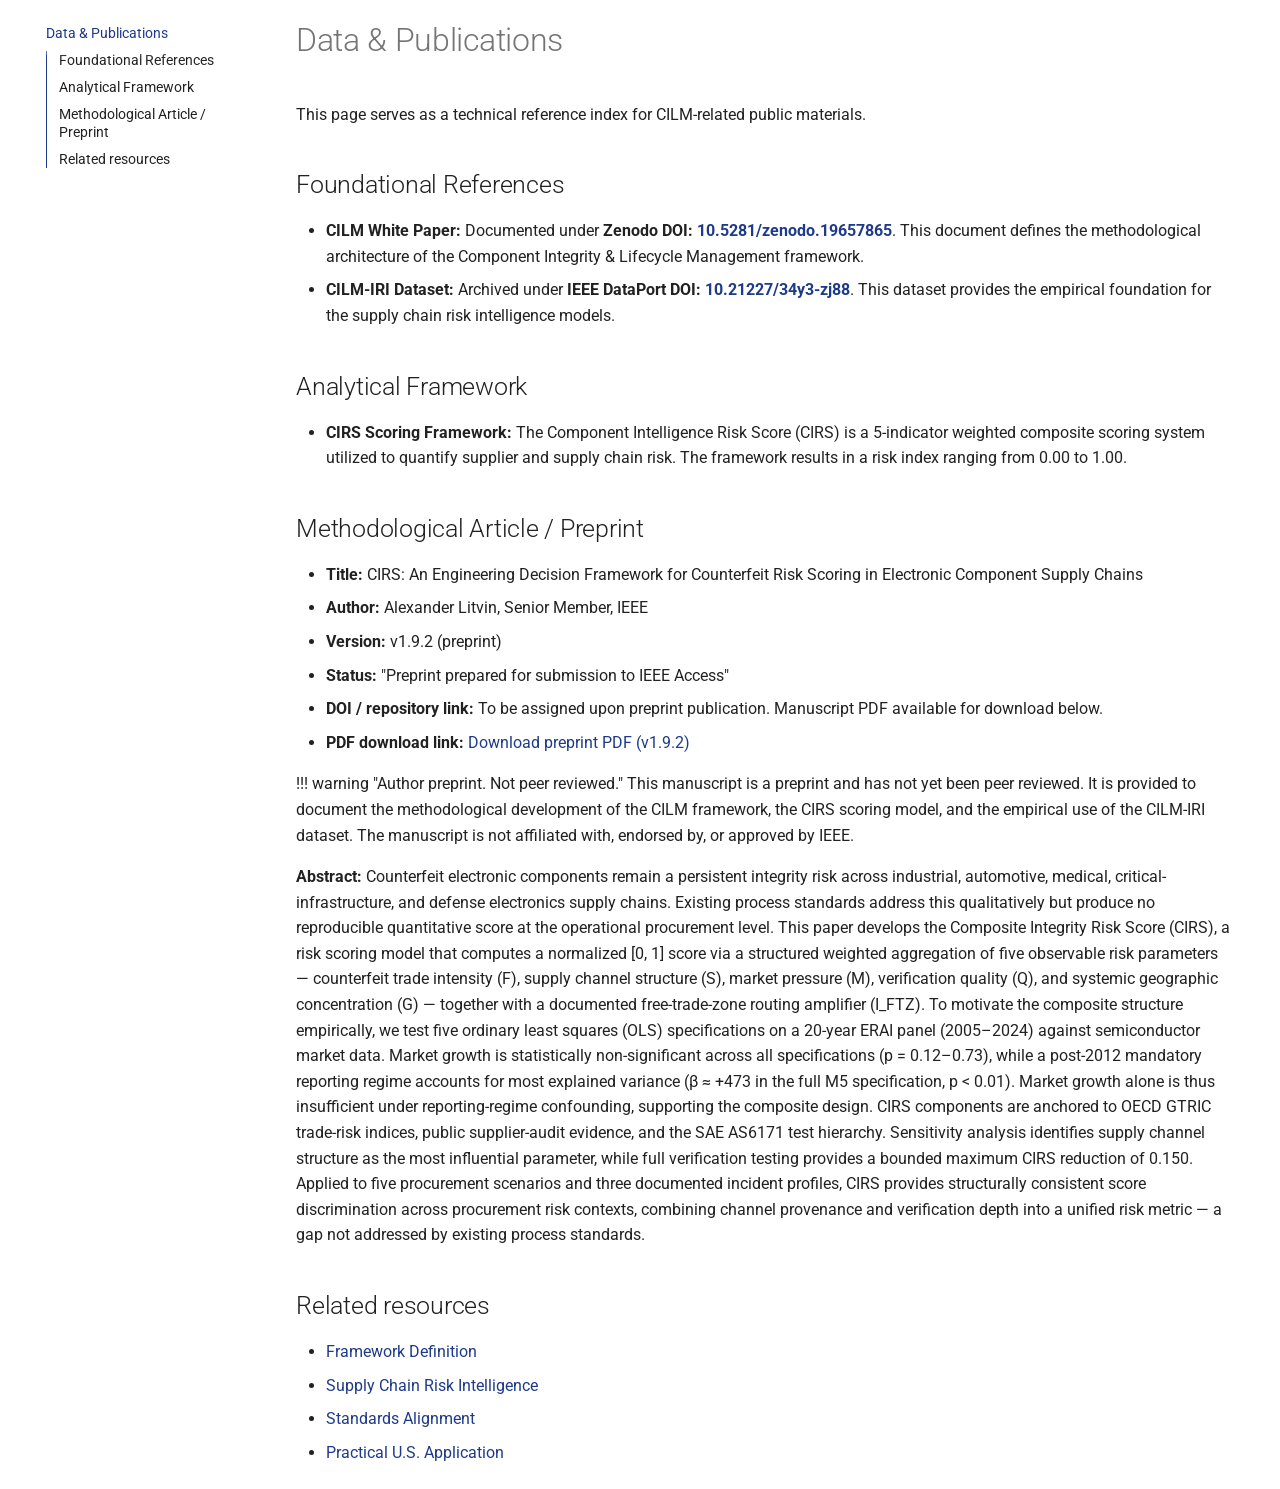
<file: data-and-publications/index.html>
<!doctype html>
<html lang="en" class="no-js">
  <head>
    
      <meta charset="utf-8">
      <meta name="viewport" content="width=device-width,initial-scale=1">
      
      
      
        <link rel="canonical" href="https://cilm-standard.com/data-and-publications/">
      
      
        <link rel="prev" href="../us-application/">
      
      
        <link rel="next" href="../about/">
      
      
        
      
      
      <link rel="icon" href="../assets/images/favicon.png">
      <meta name="generator" content="mkdocs-1.6.1, mkdocs-material-9.7.6">
    
    
      
        <title>Data & Publications - Component Integrity & Lifecycle Management (CILM)</title>
      
    
    
      <link rel="stylesheet" href="../assets/stylesheets/main.484c7ddc.min.css">
      
        
        <link rel="stylesheet" href="../assets/stylesheets/palette.ab4e12ef.min.css">
      
      


    
    
      
    
    
      
        
        
        <link rel="preconnect" href="https://fonts.gstatic.com" crossorigin>
        <link rel="stylesheet" href="https://fonts.googleapis.com/css?family=Roboto:300,300i,400,400i,700,700i%7CRoboto+Mono:400,400i,700,700i&display=fallback">
        <style>:root{--md-text-font:"Roboto";--md-code-font:"Roboto Mono"}</style>
      
    
    
      <link rel="stylesheet" href="../stylesheets/extra.css">
    
      <link rel="stylesheet" href="../stylesheets/cilm-home.css">
    
    <script>__md_scope=new URL("..",location),__md_hash=e=>[...e].reduce(((e,_)=>(e<<5)-e+_.charCodeAt(0)),0),__md_get=(e,_=localStorage,t=__md_scope)=>JSON.parse(_.getItem(t.pathname+"."+e)),__md_set=(e,_,t=localStorage,a=__md_scope)=>{try{t.setItem(a.pathname+"."+e,JSON.stringify(_))}catch(e){}}</script>
    
      

    
    
  </head>
  
  
    
    
      
    
    
    
    
    <body dir="ltr" data-md-color-scheme="default" data-md-color-primary="custom" data-md-color-accent="custom">
  
    
    <input class="md-toggle" data-md-toggle="drawer" type="checkbox" id="__drawer" autocomplete="off">
    <input class="md-toggle" data-md-toggle="search" type="checkbox" id="__search" autocomplete="off">
    <label class="md-overlay" for="__drawer"></label>
    <div data-md-component="skip">
      
        
        <a href="#data-publications" class="md-skip">
          Skip to content
        </a>
      
    </div>
    <div data-md-component="announce">
      
    </div>
    
    
      

<header class="md-header" data-md-component="header">
  <nav class="md-header__inner md-grid" aria-label="Header">
    <a href=".." title="Component Integrity &amp; Lifecycle Management (CILM)" class="md-header__button md-logo" aria-label="Component Integrity & Lifecycle Management (CILM)" data-md-component="logo">
      
  <img src="../assets/images/cilm-mark-white.png" alt="logo">

    </a>
    <label class="md-header__button md-icon" for="__drawer">
      
      <svg xmlns="http://www.w3.org/2000/svg" viewBox="0 0 24 24"><path d="M3 6h18v2H3zm0 5h18v2H3zm0 5h18v2H3z"/></svg>
    </label>
    <div class="md-header__title" data-md-component="header-title">
      <div class="md-header__ellipsis">
        <div class="md-header__topic">
          <span class="md-ellipsis">
            Component Integrity & Lifecycle Management (CILM)
          </span>
        </div>
        <div class="md-header__topic" data-md-component="header-topic">
          <span class="md-ellipsis">
            
              Data & Publications
            
          </span>
        </div>
      </div>
    </div>
    
      
        <form class="md-header__option" data-md-component="palette">
  
    
    
    
    <input class="md-option" data-md-color-media="" data-md-color-scheme="default" data-md-color-primary="custom" data-md-color-accent="custom"  aria-hidden="true"  type="radio" name="__palette" id="__palette_0">
    
  
</form>
      
    
    
      <script>var palette=__md_get("__palette");if(palette&&palette.color){if("(prefers-color-scheme)"===palette.color.media){var media=matchMedia("(prefers-color-scheme: light)"),input=document.querySelector(media.matches?"[data-md-color-media='(prefers-color-scheme: light)']":"[data-md-color-media='(prefers-color-scheme: dark)']");palette.color.media=input.getAttribute("data-md-color-media"),palette.color.scheme=input.getAttribute("data-md-color-scheme"),palette.color.primary=input.getAttribute("data-md-color-primary"),palette.color.accent=input.getAttribute("data-md-color-accent")}for(var[key,value]of Object.entries(palette.color))document.body.setAttribute("data-md-color-"+key,value)}</script>
    
    
    
      
      
        <label class="md-header__button md-icon" for="__search">
          
          <svg xmlns="http://www.w3.org/2000/svg" viewBox="0 0 24 24"><path d="M9.5 3A6.5 6.5 0 0 1 16 9.5c0 1.61-.59 3.09-1.56 4.23l.27.27h.79l5 5-1.5 1.5-5-5v-.79l-.27-.27A6.52 6.52 0 0 1 9.5 16 6.5 6.5 0 0 1 3 9.5 6.5 6.5 0 0 1 9.5 3m0 2C7 5 5 7 5 9.5S7 14 9.5 14 14 12 14 9.5 12 5 9.5 5"/></svg>
        </label>
        <div class="md-search" data-md-component="search" role="dialog">
  <label class="md-search__overlay" for="__search"></label>
  <div class="md-search__inner" role="search">
    <form class="md-search__form" name="search">
      <input type="text" class="md-search__input" name="query" aria-label="Search" placeholder="Search" autocapitalize="off" autocorrect="off" autocomplete="off" spellcheck="false" data-md-component="search-query" required>
      <label class="md-search__icon md-icon" for="__search">
        
        <svg xmlns="http://www.w3.org/2000/svg" viewBox="0 0 24 24"><path d="M9.5 3A6.5 6.5 0 0 1 16 9.5c0 1.61-.59 3.09-1.56 4.23l.27.27h.79l5 5-1.5 1.5-5-5v-.79l-.27-.27A6.52 6.52 0 0 1 9.5 16 6.5 6.5 0 0 1 3 9.5 6.5 6.5 0 0 1 9.5 3m0 2C7 5 5 7 5 9.5S7 14 9.5 14 14 12 14 9.5 12 5 9.5 5"/></svg>
        
        <svg xmlns="http://www.w3.org/2000/svg" viewBox="0 0 24 24"><path d="M20 11v2H8l5.5 5.5-1.42 1.42L4.16 12l7.92-7.92L13.5 5.5 8 11z"/></svg>
      </label>
      <nav class="md-search__options" aria-label="Search">
        
        <button type="reset" class="md-search__icon md-icon" title="Clear" aria-label="Clear" tabindex="-1">
          
          <svg xmlns="http://www.w3.org/2000/svg" viewBox="0 0 24 24"><path d="M19 6.41 17.59 5 12 10.59 6.41 5 5 6.41 10.59 12 5 17.59 6.41 19 12 13.41 17.59 19 19 17.59 13.41 12z"/></svg>
        </button>
      </nav>
      
    </form>
    <div class="md-search__output">
      <div class="md-search__scrollwrap" tabindex="0" data-md-scrollfix>
        <div class="md-search-result" data-md-component="search-result">
          <div class="md-search-result__meta">
            Initializing search
          </div>
          <ol class="md-search-result__list" role="presentation"></ol>
        </div>
      </div>
    </div>
  </div>
</div>
      
    
    
  </nav>
  
</header>
    
    <div class="md-container" data-md-component="container">
      
      
        
          
            
<nav class="md-tabs" aria-label="Tabs" data-md-component="tabs">
  <div class="md-grid">
    <ul class="md-tabs__list">
      
        
  
  
  
  
    <li class="md-tabs__item">
      <a href=".." class="md-tabs__link">
        
  
  
    
  
  Home

      </a>
    </li>
  

      
        
  
  
  
  
    
    
      <li class="md-tabs__item">
        <a href="../industry-context/" class="md-tabs__link">
          
  
  
  Context

        </a>
      </li>
    
  

      
        
  
  
  
  
    <li class="md-tabs__item">
      <a href="../framework/" class="md-tabs__link">
        
  
  
    
  
  Framework

      </a>
    </li>
  

      
        
  
  
  
  
    <li class="md-tabs__item">
      <a href="../standards-alignment/" class="md-tabs__link">
        
  
  
    
  
  Standards Alignment

      </a>
    </li>
  

      
        
  
  
  
  
    <li class="md-tabs__item">
      <a href="../risk-intelligence/" class="md-tabs__link">
        
  
  
    
  
  Risk Intelligence

      </a>
    </li>
  

      
        
  
  
  
  
    <li class="md-tabs__item">
      <a href="../us-application/" class="md-tabs__link">
        
  
  
    
  
  U.S. Application

      </a>
    </li>
  

      
        
  
  
  
    
  
  
    <li class="md-tabs__item md-tabs__item--active">
      <a href="./" class="md-tabs__link">
        
  
  
    
  
  Data & Publications

      </a>
    </li>
  

      
        
  
  
  
  
    <li class="md-tabs__item">
      <a href="../about/" class="md-tabs__link">
        
  
  
    
  
  About

      </a>
    </li>
  

      
        
  
  
  
  
    <li class="md-tabs__item">
      <a href="../recognition/" class="md-tabs__link">
        
  
  
    
  
  Recognition

      </a>
    </li>
  

      
    </ul>
  </div>
</nav>
          
        
      
      <main class="md-main" data-md-component="main">
        <div class="md-main__inner md-grid">
          
            
              
              <div class="md-sidebar md-sidebar--primary" data-md-component="sidebar" data-md-type="navigation" >
                <div class="md-sidebar__scrollwrap">
                  <div class="md-sidebar__inner">
                    


  


  

<nav class="md-nav md-nav--primary md-nav--lifted md-nav--integrated" aria-label="Navigation" data-md-level="0">
  <label class="md-nav__title" for="__drawer">
    <a href=".." title="Component Integrity &amp; Lifecycle Management (CILM)" class="md-nav__button md-logo" aria-label="Component Integrity & Lifecycle Management (CILM)" data-md-component="logo">
      
  <img src="../assets/images/cilm-mark-white.png" alt="logo">

    </a>
    Component Integrity & Lifecycle Management (CILM)
  </label>
  
  <ul class="md-nav__list" data-md-scrollfix>
    
      
      
  
  
  
  
    <li class="md-nav__item">
      <a href=".." class="md-nav__link">
        
  
  
  <span class="md-ellipsis">
    
  
    Home
  

    
  </span>
  
  

      </a>
    </li>
  

    
      
      
  
  
  
  
    
    
    
    
      
      
        
      
    
    
    <li class="md-nav__item md-nav__item--nested">
      
        
        
        <input class="md-nav__toggle md-toggle " type="checkbox" id="__nav_2" >
        
          
          <label class="md-nav__link" for="__nav_2" id="__nav_2_label" tabindex="0">
            
  
  
  <span class="md-ellipsis">
    
  
    Context
  

    
  </span>
  
  

            <span class="md-nav__icon md-icon"></span>
          </label>
        
        <nav class="md-nav" data-md-level="1" aria-labelledby="__nav_2_label" aria-expanded="false">
          <label class="md-nav__title" for="__nav_2">
            <span class="md-nav__icon md-icon"></span>
            
  
    Context
  

          </label>
          <ul class="md-nav__list" data-md-scrollfix>
            
              
                
  
  
  
  
    <li class="md-nav__item">
      <a href="../industry-context/" class="md-nav__link">
        
  
  
  <span class="md-ellipsis">
    
  
    Industry Problem
  

    
  </span>
  
  

      </a>
    </li>
  

              
            
          </ul>
        </nav>
      
    </li>
  

    
      
      
  
  
  
  
    <li class="md-nav__item">
      <a href="../framework/" class="md-nav__link">
        
  
  
  <span class="md-ellipsis">
    
  
    Framework
  

    
  </span>
  
  

      </a>
    </li>
  

    
      
      
  
  
  
  
    <li class="md-nav__item">
      <a href="../standards-alignment/" class="md-nav__link">
        
  
  
  <span class="md-ellipsis">
    
  
    Standards Alignment
  

    
  </span>
  
  

      </a>
    </li>
  

    
      
      
  
  
  
  
    <li class="md-nav__item">
      <a href="../risk-intelligence/" class="md-nav__link">
        
  
  
  <span class="md-ellipsis">
    
  
    Risk Intelligence
  

    
  </span>
  
  

      </a>
    </li>
  

    
      
      
  
  
  
  
    <li class="md-nav__item">
      <a href="../us-application/" class="md-nav__link">
        
  
  
  <span class="md-ellipsis">
    
  
    U.S. Application
  

    
  </span>
  
  

      </a>
    </li>
  

    
      
      
  
  
    
  
  
  
    <li class="md-nav__item md-nav__item--active">
      
      <input class="md-nav__toggle md-toggle" type="checkbox" id="__toc">
      
      
        
      
      
        <label class="md-nav__link md-nav__link--active" for="__toc">
          
  
  
  <span class="md-ellipsis">
    
  
    Data & Publications
  

    
  </span>
  
  

          <span class="md-nav__icon md-icon"></span>
        </label>
      
      <a href="./" class="md-nav__link md-nav__link--active">
        
  
  
  <span class="md-ellipsis">
    
  
    Data & Publications
  

    
  </span>
  
  

      </a>
      
        

<nav class="md-nav md-nav--secondary" aria-label="Table of contents">
  
  
  
    
  
  
    <label class="md-nav__title" for="__toc">
      <span class="md-nav__icon md-icon"></span>
      Table of contents
    </label>
    <ul class="md-nav__list" data-md-component="toc" data-md-scrollfix>
      
        <li class="md-nav__item">
  <a href="#foundational-references" class="md-nav__link">
    <span class="md-ellipsis">
      
        Foundational References
      
    </span>
  </a>
  
</li>
      
        <li class="md-nav__item">
  <a href="#analytical-framework" class="md-nav__link">
    <span class="md-ellipsis">
      
        Analytical Framework
      
    </span>
  </a>
  
</li>
      
        <li class="md-nav__item">
  <a href="#methodological-article-preprint" class="md-nav__link">
    <span class="md-ellipsis">
      
        Methodological Article / Preprint
      
    </span>
  </a>
  
</li>
      
        <li class="md-nav__item">
  <a href="#related-resources" class="md-nav__link">
    <span class="md-ellipsis">
      
        Related resources
      
    </span>
  </a>
  
</li>
      
    </ul>
  
</nav>
      
    </li>
  

    
      
      
  
  
  
  
    <li class="md-nav__item">
      <a href="../about/" class="md-nav__link">
        
  
  
  <span class="md-ellipsis">
    
  
    About
  

    
  </span>
  
  

      </a>
    </li>
  

    
      
      
  
  
  
  
    <li class="md-nav__item">
      <a href="../recognition/" class="md-nav__link">
        
  
  
  <span class="md-ellipsis">
    
  
    Recognition
  

    
  </span>
  
  

      </a>
    </li>
  

    
  </ul>
</nav>
                  </div>
                </div>
              </div>
            
            
          
          
            <div class="md-content" data-md-component="content">
              
              <article class="md-content__inner md-typeset">
                
                  



<h1 id="data-publications">Data &amp; Publications<a class="headerlink" href="#data-publications" title="Permanent link">&para;</a></h1>
<p>This page serves as a technical reference index for CILM-related public materials.</p>
<h2 id="foundational-references">Foundational References<a class="headerlink" href="#foundational-references" title="Permanent link">&para;</a></h2>
<ul>
<li><strong>CILM White Paper:</strong> Documented under <strong>Zenodo DOI: <a href="https://doi.org/10.5281/zenodo.19657865">10.5281/zenodo.19657865</a></strong>. This document defines the methodological architecture of the Component Integrity &amp; Lifecycle Management framework.</li>
<li><strong>CILM-IRI Dataset:</strong> Archived under <strong>IEEE DataPort DOI: <a href="https://doi.org/10.21227/34y3-zj88">10.21227/34y3-zj88</a></strong>. This dataset provides the empirical foundation for the supply chain risk intelligence models.</li>
</ul>
<h2 id="analytical-framework">Analytical Framework<a class="headerlink" href="#analytical-framework" title="Permanent link">&para;</a></h2>
<ul>
<li><strong>CIRS Scoring Framework:</strong> The Component Intelligence Risk Score (CIRS) is a 5-indicator weighted composite scoring system utilized to quantify supplier and supply chain risk. The framework results in a risk index ranging from 0.00 to 1.00.</li>
</ul>
<h2 id="methodological-article-preprint">Methodological Article / Preprint<a class="headerlink" href="#methodological-article-preprint" title="Permanent link">&para;</a></h2>
<ul>
<li><strong>Title:</strong> CIRS: An Engineering Decision Framework for Counterfeit Risk Scoring in Electronic Component Supply Chains</li>
<li><strong>Author:</strong> Alexander Litvin, Senior Member, IEEE</li>
<li><strong>Version:</strong> v1.9.2 (preprint)</li>
<li><strong>Status:</strong> "Preprint prepared for submission to IEEE Access"</li>
<li><strong>DOI / repository link:</strong> To be assigned upon preprint publication. Manuscript PDF available for download below.</li>
<li><strong>PDF download link:</strong> <a href="../assets/papers/CIRS_Preprint_v1.9.2.pdf">Download preprint PDF (v1.9.2)</a></li>
</ul>
<p>!!! warning "Author preprint. Not peer reviewed."
    This manuscript is a preprint and has not yet been peer reviewed. It is provided to document the methodological development of the CILM framework, the CIRS scoring model, and the empirical use of the CILM-IRI dataset. The manuscript is not affiliated with, endorsed by, or approved by IEEE.</p>
<p><strong>Abstract:</strong> Counterfeit electronic components remain a persistent integrity risk across industrial, automotive, medical, critical-infrastructure, and defense electronics supply chains. Existing process standards address this qualitatively but produce no reproducible quantitative score at the operational procurement level. This paper develops the Composite Integrity Risk Score (CIRS), a risk scoring model that computes a normalized [0, 1] score via a structured weighted aggregation of five observable risk parameters — counterfeit trade intensity (F), supply channel structure (S), market pressure (M), verification quality (Q), and systemic geographic concentration (G) — together with a documented free-trade-zone routing amplifier (I_FTZ). To motivate the composite structure empirically, we test five ordinary least squares (OLS) specifications on a 20-year ERAI panel (2005–2024) against semiconductor market data. Market growth is statistically non-significant across all specifications (p = 0.12–0.73), while a post-2012 mandatory reporting regime accounts for most explained variance (β ≈ +473 in the full M5 specification, p &lt; 0.01). Market growth alone is thus insufficient under reporting-regime confounding, supporting the composite design. CIRS components are anchored to OECD GTRIC trade-risk indices, public supplier-audit evidence, and the SAE AS6171 test hierarchy. Sensitivity analysis identifies supply channel structure as the most influential parameter, while full verification testing provides a bounded maximum CIRS reduction of 0.150. Applied to five procurement scenarios and three documented incident profiles, CIRS provides structurally consistent score discrimination across procurement risk contexts, combining channel provenance and verification depth into a unified risk metric — a gap not addressed by existing process standards.</p>
<h2 id="related-resources">Related resources<a class="headerlink" href="#related-resources" title="Permanent link">&para;</a></h2>
<ul>
<li><a href="../framework/">Framework Definition</a></li>
<li><a href="../risk-intelligence/">Supply Chain Risk Intelligence</a></li>
<li><a href="../standards-alignment/">Standards Alignment</a></li>
<li><a href="../us-application/">Practical U.S. Application</a></li>
</ul>







  
  






                
              </article>
            </div>
          
          
<script>var target=document.getElementById(location.hash.slice(1));target&&target.name&&(target.checked=target.name.startsWith("__tabbed_"))</script>
        </div>
        
      </main>
      
        <footer class="md-footer">
  
  <div class="md-footer-meta md-typeset">
    <div class="md-footer-meta__inner md-grid">
      <div class="md-copyright">
  
    <div class="md-copyright__highlight">
      CILM is an independent methodology and is not affiliated with or endorsed by SAE, IEEE, NIST, or any U.S. government agency.

    </div>
  
  
    Made with
    <a href="https://squidfunk.github.io/mkdocs-material/" target="_blank" rel="noopener">
      Material for MkDocs
    </a>
  
</div>
      
    </div>
  </div>
</footer>
      
    </div>
    <div class="md-dialog" data-md-component="dialog">
      <div class="md-dialog__inner md-typeset"></div>
    </div>
    
    
    
      
      
      <script id="__config" type="application/json">{"annotate": null, "base": "..", "features": ["navigation.tabs", "navigation.sections", "toc.integrate"], "search": "../assets/javascripts/workers/search.2c215733.min.js", "tags": null, "translations": {"clipboard.copied": "Copied to clipboard", "clipboard.copy": "Copy to clipboard", "search.result.more.one": "1 more on this page", "search.result.more.other": "# more on this page", "search.result.none": "No matching documents", "search.result.one": "1 matching document", "search.result.other": "# matching documents", "search.result.placeholder": "Type to start searching", "search.result.term.missing": "Missing", "select.version": "Select version"}, "version": null}</script>
    
    
      <script src="../assets/javascripts/bundle.79ae519e.min.js"></script>
      
    
  </body>
</html>
</file>
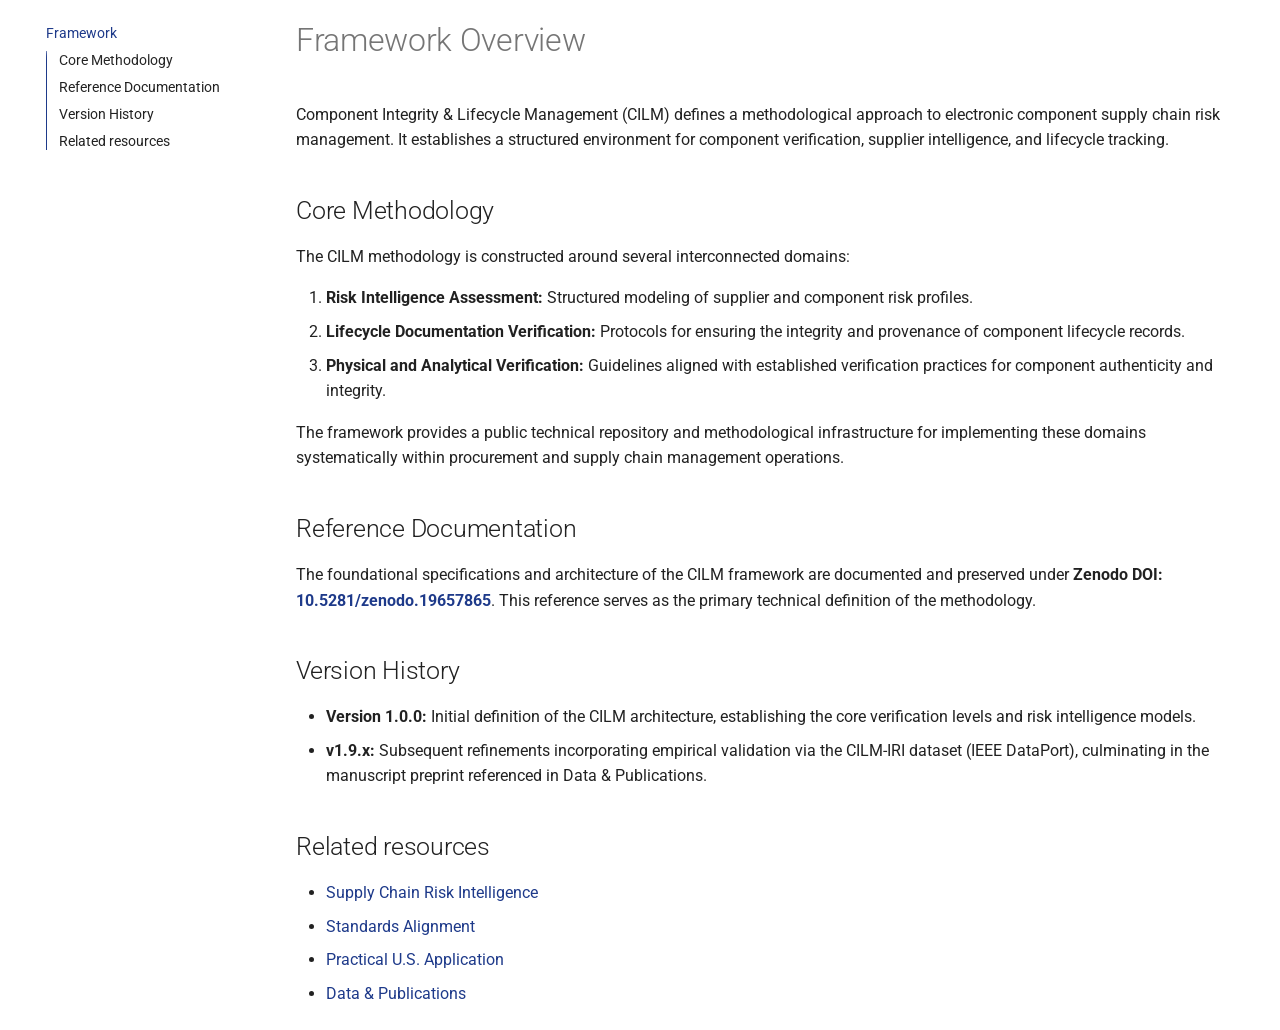
<file: framework/index.html>
<!doctype html>
<html lang="en" class="no-js">
  <head>
    
      <meta charset="utf-8">
      <meta name="viewport" content="width=device-width,initial-scale=1">
      
      
      
        <link rel="canonical" href="https://cilm-standard.com/framework/">
      
      
        <link rel="prev" href="../industry-context/">
      
      
        <link rel="next" href="../standards-alignment/">
      
      
        
      
      
      <link rel="icon" href="../assets/images/favicon.png">
      <meta name="generator" content="mkdocs-1.6.1, mkdocs-material-9.7.6">
    
    
      
        <title>CILM Framework Definition - Component Integrity & Lifecycle Management (CILM)</title>
      
    
    
      <link rel="stylesheet" href="../assets/stylesheets/main.484c7ddc.min.css">
      
        
        <link rel="stylesheet" href="../assets/stylesheets/palette.ab4e12ef.min.css">
      
      


    
    
      
    
    
      
        
        
        <link rel="preconnect" href="https://fonts.gstatic.com" crossorigin>
        <link rel="stylesheet" href="https://fonts.googleapis.com/css?family=Roboto:300,300i,400,400i,700,700i%7CRoboto+Mono:400,400i,700,700i&display=fallback">
        <style>:root{--md-text-font:"Roboto";--md-code-font:"Roboto Mono"}</style>
      
    
    
      <link rel="stylesheet" href="../stylesheets/extra.css">
    
      <link rel="stylesheet" href="../stylesheets/cilm-home.css">
    
    <script>__md_scope=new URL("..",location),__md_hash=e=>[...e].reduce(((e,_)=>(e<<5)-e+_.charCodeAt(0)),0),__md_get=(e,_=localStorage,t=__md_scope)=>JSON.parse(_.getItem(t.pathname+"."+e)),__md_set=(e,_,t=localStorage,a=__md_scope)=>{try{t.setItem(a.pathname+"."+e,JSON.stringify(_))}catch(e){}}</script>
    
      

    
    
  </head>
  
  
    
    
      
    
    
    
    
    <body dir="ltr" data-md-color-scheme="default" data-md-color-primary="custom" data-md-color-accent="custom">
  
    
    <input class="md-toggle" data-md-toggle="drawer" type="checkbox" id="__drawer" autocomplete="off">
    <input class="md-toggle" data-md-toggle="search" type="checkbox" id="__search" autocomplete="off">
    <label class="md-overlay" for="__drawer"></label>
    <div data-md-component="skip">
      
        
        <a href="#framework-overview" class="md-skip">
          Skip to content
        </a>
      
    </div>
    <div data-md-component="announce">
      
    </div>
    
    
      

<header class="md-header" data-md-component="header">
  <nav class="md-header__inner md-grid" aria-label="Header">
    <a href=".." title="Component Integrity &amp; Lifecycle Management (CILM)" class="md-header__button md-logo" aria-label="Component Integrity & Lifecycle Management (CILM)" data-md-component="logo">
      
  <img src="../assets/images/cilm-mark-white.png" alt="logo">

    </a>
    <label class="md-header__button md-icon" for="__drawer">
      
      <svg xmlns="http://www.w3.org/2000/svg" viewBox="0 0 24 24"><path d="M3 6h18v2H3zm0 5h18v2H3zm0 5h18v2H3z"/></svg>
    </label>
    <div class="md-header__title" data-md-component="header-title">
      <div class="md-header__ellipsis">
        <div class="md-header__topic">
          <span class="md-ellipsis">
            Component Integrity & Lifecycle Management (CILM)
          </span>
        </div>
        <div class="md-header__topic" data-md-component="header-topic">
          <span class="md-ellipsis">
            
              CILM Framework Definition
            
          </span>
        </div>
      </div>
    </div>
    
      
        <form class="md-header__option" data-md-component="palette">
  
    
    
    
    <input class="md-option" data-md-color-media="" data-md-color-scheme="default" data-md-color-primary="custom" data-md-color-accent="custom"  aria-hidden="true"  type="radio" name="__palette" id="__palette_0">
    
  
</form>
      
    
    
      <script>var palette=__md_get("__palette");if(palette&&palette.color){if("(prefers-color-scheme)"===palette.color.media){var media=matchMedia("(prefers-color-scheme: light)"),input=document.querySelector(media.matches?"[data-md-color-media='(prefers-color-scheme: light)']":"[data-md-color-media='(prefers-color-scheme: dark)']");palette.color.media=input.getAttribute("data-md-color-media"),palette.color.scheme=input.getAttribute("data-md-color-scheme"),palette.color.primary=input.getAttribute("data-md-color-primary"),palette.color.accent=input.getAttribute("data-md-color-accent")}for(var[key,value]of Object.entries(palette.color))document.body.setAttribute("data-md-color-"+key,value)}</script>
    
    
    
      
      
        <label class="md-header__button md-icon" for="__search">
          
          <svg xmlns="http://www.w3.org/2000/svg" viewBox="0 0 24 24"><path d="M9.5 3A6.5 6.5 0 0 1 16 9.5c0 1.61-.59 3.09-1.56 4.23l.27.27h.79l5 5-1.5 1.5-5-5v-.79l-.27-.27A6.52 6.52 0 0 1 9.5 16 6.5 6.5 0 0 1 3 9.5 6.5 6.5 0 0 1 9.5 3m0 2C7 5 5 7 5 9.5S7 14 9.5 14 14 12 14 9.5 12 5 9.5 5"/></svg>
        </label>
        <div class="md-search" data-md-component="search" role="dialog">
  <label class="md-search__overlay" for="__search"></label>
  <div class="md-search__inner" role="search">
    <form class="md-search__form" name="search">
      <input type="text" class="md-search__input" name="query" aria-label="Search" placeholder="Search" autocapitalize="off" autocorrect="off" autocomplete="off" spellcheck="false" data-md-component="search-query" required>
      <label class="md-search__icon md-icon" for="__search">
        
        <svg xmlns="http://www.w3.org/2000/svg" viewBox="0 0 24 24"><path d="M9.5 3A6.5 6.5 0 0 1 16 9.5c0 1.61-.59 3.09-1.56 4.23l.27.27h.79l5 5-1.5 1.5-5-5v-.79l-.27-.27A6.52 6.52 0 0 1 9.5 16 6.5 6.5 0 0 1 3 9.5 6.5 6.5 0 0 1 9.5 3m0 2C7 5 5 7 5 9.5S7 14 9.5 14 14 12 14 9.5 12 5 9.5 5"/></svg>
        
        <svg xmlns="http://www.w3.org/2000/svg" viewBox="0 0 24 24"><path d="M20 11v2H8l5.5 5.5-1.42 1.42L4.16 12l7.92-7.92L13.5 5.5 8 11z"/></svg>
      </label>
      <nav class="md-search__options" aria-label="Search">
        
        <button type="reset" class="md-search__icon md-icon" title="Clear" aria-label="Clear" tabindex="-1">
          
          <svg xmlns="http://www.w3.org/2000/svg" viewBox="0 0 24 24"><path d="M19 6.41 17.59 5 12 10.59 6.41 5 5 6.41 10.59 12 5 17.59 6.41 19 12 13.41 17.59 19 19 17.59 13.41 12z"/></svg>
        </button>
      </nav>
      
    </form>
    <div class="md-search__output">
      <div class="md-search__scrollwrap" tabindex="0" data-md-scrollfix>
        <div class="md-search-result" data-md-component="search-result">
          <div class="md-search-result__meta">
            Initializing search
          </div>
          <ol class="md-search-result__list" role="presentation"></ol>
        </div>
      </div>
    </div>
  </div>
</div>
      
    
    
  </nav>
  
</header>
    
    <div class="md-container" data-md-component="container">
      
      
        
          
            
<nav class="md-tabs" aria-label="Tabs" data-md-component="tabs">
  <div class="md-grid">
    <ul class="md-tabs__list">
      
        
  
  
  
  
    <li class="md-tabs__item">
      <a href=".." class="md-tabs__link">
        
  
  
    
  
  Home

      </a>
    </li>
  

      
        
  
  
  
  
    
    
      <li class="md-tabs__item">
        <a href="../industry-context/" class="md-tabs__link">
          
  
  
  Context

        </a>
      </li>
    
  

      
        
  
  
  
    
  
  
    <li class="md-tabs__item md-tabs__item--active">
      <a href="./" class="md-tabs__link">
        
  
  
    
  
  Framework

      </a>
    </li>
  

      
        
  
  
  
  
    <li class="md-tabs__item">
      <a href="../standards-alignment/" class="md-tabs__link">
        
  
  
    
  
  Standards Alignment

      </a>
    </li>
  

      
        
  
  
  
  
    <li class="md-tabs__item">
      <a href="../risk-intelligence/" class="md-tabs__link">
        
  
  
    
  
  Risk Intelligence

      </a>
    </li>
  

      
        
  
  
  
  
    <li class="md-tabs__item">
      <a href="../us-application/" class="md-tabs__link">
        
  
  
    
  
  U.S. Application

      </a>
    </li>
  

      
        
  
  
  
  
    <li class="md-tabs__item">
      <a href="../data-and-publications/" class="md-tabs__link">
        
  
  
    
  
  Data & Publications

      </a>
    </li>
  

      
        
  
  
  
  
    <li class="md-tabs__item">
      <a href="../about/" class="md-tabs__link">
        
  
  
    
  
  About

      </a>
    </li>
  

      
        
  
  
  
  
    <li class="md-tabs__item">
      <a href="../recognition/" class="md-tabs__link">
        
  
  
    
  
  Recognition

      </a>
    </li>
  

      
    </ul>
  </div>
</nav>
          
        
      
      <main class="md-main" data-md-component="main">
        <div class="md-main__inner md-grid">
          
            
              
              <div class="md-sidebar md-sidebar--primary" data-md-component="sidebar" data-md-type="navigation" >
                <div class="md-sidebar__scrollwrap">
                  <div class="md-sidebar__inner">
                    


  


  

<nav class="md-nav md-nav--primary md-nav--lifted md-nav--integrated" aria-label="Navigation" data-md-level="0">
  <label class="md-nav__title" for="__drawer">
    <a href=".." title="Component Integrity &amp; Lifecycle Management (CILM)" class="md-nav__button md-logo" aria-label="Component Integrity & Lifecycle Management (CILM)" data-md-component="logo">
      
  <img src="../assets/images/cilm-mark-white.png" alt="logo">

    </a>
    Component Integrity & Lifecycle Management (CILM)
  </label>
  
  <ul class="md-nav__list" data-md-scrollfix>
    
      
      
  
  
  
  
    <li class="md-nav__item">
      <a href=".." class="md-nav__link">
        
  
  
  <span class="md-ellipsis">
    
  
    Home
  

    
  </span>
  
  

      </a>
    </li>
  

    
      
      
  
  
  
  
    
    
    
    
      
      
        
      
    
    
    <li class="md-nav__item md-nav__item--nested">
      
        
        
        <input class="md-nav__toggle md-toggle " type="checkbox" id="__nav_2" >
        
          
          <label class="md-nav__link" for="__nav_2" id="__nav_2_label" tabindex="0">
            
  
  
  <span class="md-ellipsis">
    
  
    Context
  

    
  </span>
  
  

            <span class="md-nav__icon md-icon"></span>
          </label>
        
        <nav class="md-nav" data-md-level="1" aria-labelledby="__nav_2_label" aria-expanded="false">
          <label class="md-nav__title" for="__nav_2">
            <span class="md-nav__icon md-icon"></span>
            
  
    Context
  

          </label>
          <ul class="md-nav__list" data-md-scrollfix>
            
              
                
  
  
  
  
    <li class="md-nav__item">
      <a href="../industry-context/" class="md-nav__link">
        
  
  
  <span class="md-ellipsis">
    
  
    Industry Problem
  

    
  </span>
  
  

      </a>
    </li>
  

              
            
          </ul>
        </nav>
      
    </li>
  

    
      
      
  
  
    
  
  
  
    <li class="md-nav__item md-nav__item--active">
      
      <input class="md-nav__toggle md-toggle" type="checkbox" id="__toc">
      
      
        
      
      
        <label class="md-nav__link md-nav__link--active" for="__toc">
          
  
  
  <span class="md-ellipsis">
    
  
    Framework
  

    
  </span>
  
  

          <span class="md-nav__icon md-icon"></span>
        </label>
      
      <a href="./" class="md-nav__link md-nav__link--active">
        
  
  
  <span class="md-ellipsis">
    
  
    Framework
  

    
  </span>
  
  

      </a>
      
        

<nav class="md-nav md-nav--secondary" aria-label="Table of contents">
  
  
  
    
  
  
    <label class="md-nav__title" for="__toc">
      <span class="md-nav__icon md-icon"></span>
      Table of contents
    </label>
    <ul class="md-nav__list" data-md-component="toc" data-md-scrollfix>
      
        <li class="md-nav__item">
  <a href="#core-methodology" class="md-nav__link">
    <span class="md-ellipsis">
      
        Core Methodology
      
    </span>
  </a>
  
</li>
      
        <li class="md-nav__item">
  <a href="#reference-documentation" class="md-nav__link">
    <span class="md-ellipsis">
      
        Reference Documentation
      
    </span>
  </a>
  
</li>
      
        <li class="md-nav__item">
  <a href="#version-history" class="md-nav__link">
    <span class="md-ellipsis">
      
        Version History
      
    </span>
  </a>
  
</li>
      
        <li class="md-nav__item">
  <a href="#related-resources" class="md-nav__link">
    <span class="md-ellipsis">
      
        Related resources
      
    </span>
  </a>
  
</li>
      
    </ul>
  
</nav>
      
    </li>
  

    
      
      
  
  
  
  
    <li class="md-nav__item">
      <a href="../standards-alignment/" class="md-nav__link">
        
  
  
  <span class="md-ellipsis">
    
  
    Standards Alignment
  

    
  </span>
  
  

      </a>
    </li>
  

    
      
      
  
  
  
  
    <li class="md-nav__item">
      <a href="../risk-intelligence/" class="md-nav__link">
        
  
  
  <span class="md-ellipsis">
    
  
    Risk Intelligence
  

    
  </span>
  
  

      </a>
    </li>
  

    
      
      
  
  
  
  
    <li class="md-nav__item">
      <a href="../us-application/" class="md-nav__link">
        
  
  
  <span class="md-ellipsis">
    
  
    U.S. Application
  

    
  </span>
  
  

      </a>
    </li>
  

    
      
      
  
  
  
  
    <li class="md-nav__item">
      <a href="../data-and-publications/" class="md-nav__link">
        
  
  
  <span class="md-ellipsis">
    
  
    Data & Publications
  

    
  </span>
  
  

      </a>
    </li>
  

    
      
      
  
  
  
  
    <li class="md-nav__item">
      <a href="../about/" class="md-nav__link">
        
  
  
  <span class="md-ellipsis">
    
  
    About
  

    
  </span>
  
  

      </a>
    </li>
  

    
      
      
  
  
  
  
    <li class="md-nav__item">
      <a href="../recognition/" class="md-nav__link">
        
  
  
  <span class="md-ellipsis">
    
  
    Recognition
  

    
  </span>
  
  

      </a>
    </li>
  

    
  </ul>
</nav>
                  </div>
                </div>
              </div>
            
            
          
          
            <div class="md-content" data-md-component="content">
              
              <article class="md-content__inner md-typeset">
                
                  



<h1 id="framework-overview">Framework Overview<a class="headerlink" href="#framework-overview" title="Permanent link">&para;</a></h1>
<p>Component Integrity &amp; Lifecycle Management (CILM) defines a methodological approach to electronic component supply chain risk management. It establishes a structured environment for component verification, supplier intelligence, and lifecycle tracking.</p>
<h2 id="core-methodology">Core Methodology<a class="headerlink" href="#core-methodology" title="Permanent link">&para;</a></h2>
<p>The CILM methodology is constructed around several interconnected domains:</p>
<ol>
<li><strong>Risk Intelligence Assessment:</strong> Structured modeling of supplier and component risk profiles.</li>
<li><strong>Lifecycle Documentation Verification:</strong> Protocols for ensuring the integrity and provenance of component lifecycle records.</li>
<li><strong>Physical and Analytical Verification:</strong> Guidelines aligned with established verification practices for component authenticity and integrity.</li>
</ol>
<p>The framework provides a public technical repository and methodological infrastructure for implementing these domains systematically within procurement and supply chain management operations.</p>
<h2 id="reference-documentation">Reference Documentation<a class="headerlink" href="#reference-documentation" title="Permanent link">&para;</a></h2>
<p>The foundational specifications and architecture of the CILM framework are documented and preserved under <strong>Zenodo DOI: <a href="https://doi.org/10.5281/zenodo.19657865">10.5281/zenodo.19657865</a></strong>. This reference serves as the primary technical definition of the methodology.</p>
<h2 id="version-history">Version History<a class="headerlink" href="#version-history" title="Permanent link">&para;</a></h2>
<ul>
<li><strong>Version 1.0.0:</strong> Initial definition of the CILM architecture, establishing the core verification levels and risk intelligence models.</li>
<li><strong>v1.9.x:</strong> Subsequent refinements incorporating empirical validation via the CILM-IRI dataset (IEEE DataPort), culminating in the manuscript preprint referenced in Data &amp; Publications.</li>
</ul>
<h2 id="related-resources">Related resources<a class="headerlink" href="#related-resources" title="Permanent link">&para;</a></h2>
<ul>
<li><a href="../risk-intelligence/">Supply Chain Risk Intelligence</a></li>
<li><a href="../standards-alignment/">Standards Alignment</a></li>
<li><a href="../us-application/">Practical U.S. Application</a></li>
<li><a href="../data-and-publications/">Data &amp; Publications</a></li>
</ul>







  
  






                
              </article>
            </div>
          
          
<script>var target=document.getElementById(location.hash.slice(1));target&&target.name&&(target.checked=target.name.startsWith("__tabbed_"))</script>
        </div>
        
      </main>
      
        <footer class="md-footer">
  
  <div class="md-footer-meta md-typeset">
    <div class="md-footer-meta__inner md-grid">
      <div class="md-copyright">
  
    <div class="md-copyright__highlight">
      CILM is an independent methodology and is not affiliated with or endorsed by SAE, IEEE, NIST, or any U.S. government agency.

    </div>
  
  
    Made with
    <a href="https://squidfunk.github.io/mkdocs-material/" target="_blank" rel="noopener">
      Material for MkDocs
    </a>
  
</div>
      
    </div>
  </div>
</footer>
      
    </div>
    <div class="md-dialog" data-md-component="dialog">
      <div class="md-dialog__inner md-typeset"></div>
    </div>
    
    
    
      
      
      <script id="__config" type="application/json">{"annotate": null, "base": "..", "features": ["navigation.tabs", "navigation.sections", "toc.integrate"], "search": "../assets/javascripts/workers/search.2c215733.min.js", "tags": null, "translations": {"clipboard.copied": "Copied to clipboard", "clipboard.copy": "Copy to clipboard", "search.result.more.one": "1 more on this page", "search.result.more.other": "# more on this page", "search.result.none": "No matching documents", "search.result.one": "1 matching document", "search.result.other": "# matching documents", "search.result.placeholder": "Type to start searching", "search.result.term.missing": "Missing", "select.version": "Select version"}, "version": null}</script>
    
    
      <script src="../assets/javascripts/bundle.79ae519e.min.js"></script>
      
    
  </body>
</html>
</file>
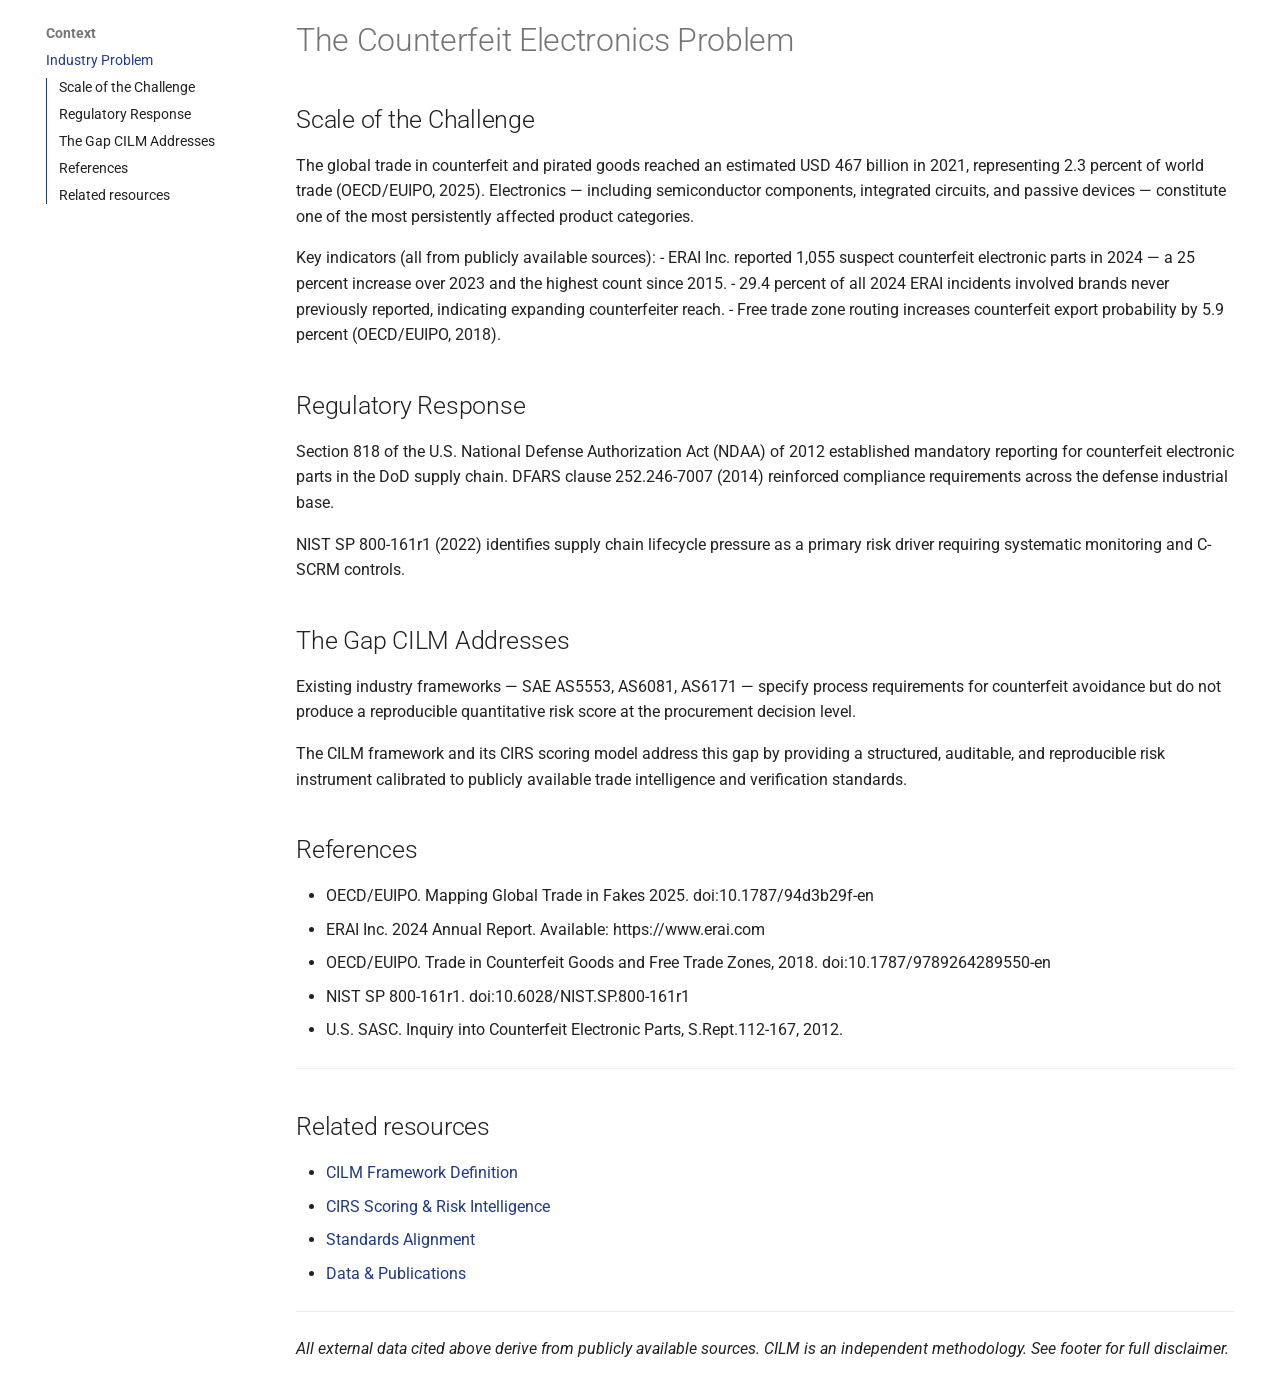
<file: industry-context/index.html>
<!doctype html>
<html lang="en" class="no-js">
  <head>
    
      <meta charset="utf-8">
      <meta name="viewport" content="width=device-width,initial-scale=1">
      
      
      
        <link rel="canonical" href="https://cilm-standard.com/industry-context/">
      
      
        <link rel="prev" href="..">
      
      
        <link rel="next" href="../framework/">
      
      
        
      
      
      <link rel="icon" href="../assets/images/favicon.png">
      <meta name="generator" content="mkdocs-1.6.1, mkdocs-material-9.7.6">
    
    
      
        <title>The Counterfeit Electronics Problem - Component Integrity & Lifecycle Management (CILM)</title>
      
    
    
      <link rel="stylesheet" href="../assets/stylesheets/main.484c7ddc.min.css">
      
        
        <link rel="stylesheet" href="../assets/stylesheets/palette.ab4e12ef.min.css">
      
      


    
    
      
    
    
      
        
        
        <link rel="preconnect" href="https://fonts.gstatic.com" crossorigin>
        <link rel="stylesheet" href="https://fonts.googleapis.com/css?family=Roboto:300,300i,400,400i,700,700i%7CRoboto+Mono:400,400i,700,700i&display=fallback">
        <style>:root{--md-text-font:"Roboto";--md-code-font:"Roboto Mono"}</style>
      
    
    
      <link rel="stylesheet" href="../stylesheets/extra.css">
    
      <link rel="stylesheet" href="../stylesheets/cilm-home.css">
    
    <script>__md_scope=new URL("..",location),__md_hash=e=>[...e].reduce(((e,_)=>(e<<5)-e+_.charCodeAt(0)),0),__md_get=(e,_=localStorage,t=__md_scope)=>JSON.parse(_.getItem(t.pathname+"."+e)),__md_set=(e,_,t=localStorage,a=__md_scope)=>{try{t.setItem(a.pathname+"."+e,JSON.stringify(_))}catch(e){}}</script>
    
      

    
    
  </head>
  
  
    
    
      
    
    
    
    
    <body dir="ltr" data-md-color-scheme="default" data-md-color-primary="custom" data-md-color-accent="custom">
  
    
    <input class="md-toggle" data-md-toggle="drawer" type="checkbox" id="__drawer" autocomplete="off">
    <input class="md-toggle" data-md-toggle="search" type="checkbox" id="__search" autocomplete="off">
    <label class="md-overlay" for="__drawer"></label>
    <div data-md-component="skip">
      
        
        <a href="#the-counterfeit-electronics-problem" class="md-skip">
          Skip to content
        </a>
      
    </div>
    <div data-md-component="announce">
      
    </div>
    
    
      

<header class="md-header" data-md-component="header">
  <nav class="md-header__inner md-grid" aria-label="Header">
    <a href=".." title="Component Integrity &amp; Lifecycle Management (CILM)" class="md-header__button md-logo" aria-label="Component Integrity & Lifecycle Management (CILM)" data-md-component="logo">
      
  <img src="../assets/images/cilm-mark-white.png" alt="logo">

    </a>
    <label class="md-header__button md-icon" for="__drawer">
      
      <svg xmlns="http://www.w3.org/2000/svg" viewBox="0 0 24 24"><path d="M3 6h18v2H3zm0 5h18v2H3zm0 5h18v2H3z"/></svg>
    </label>
    <div class="md-header__title" data-md-component="header-title">
      <div class="md-header__ellipsis">
        <div class="md-header__topic">
          <span class="md-ellipsis">
            Component Integrity & Lifecycle Management (CILM)
          </span>
        </div>
        <div class="md-header__topic" data-md-component="header-topic">
          <span class="md-ellipsis">
            
              The Counterfeit Electronics Problem
            
          </span>
        </div>
      </div>
    </div>
    
      
        <form class="md-header__option" data-md-component="palette">
  
    
    
    
    <input class="md-option" data-md-color-media="" data-md-color-scheme="default" data-md-color-primary="custom" data-md-color-accent="custom"  aria-hidden="true"  type="radio" name="__palette" id="__palette_0">
    
  
</form>
      
    
    
      <script>var palette=__md_get("__palette");if(palette&&palette.color){if("(prefers-color-scheme)"===palette.color.media){var media=matchMedia("(prefers-color-scheme: light)"),input=document.querySelector(media.matches?"[data-md-color-media='(prefers-color-scheme: light)']":"[data-md-color-media='(prefers-color-scheme: dark)']");palette.color.media=input.getAttribute("data-md-color-media"),palette.color.scheme=input.getAttribute("data-md-color-scheme"),palette.color.primary=input.getAttribute("data-md-color-primary"),palette.color.accent=input.getAttribute("data-md-color-accent")}for(var[key,value]of Object.entries(palette.color))document.body.setAttribute("data-md-color-"+key,value)}</script>
    
    
    
      
      
        <label class="md-header__button md-icon" for="__search">
          
          <svg xmlns="http://www.w3.org/2000/svg" viewBox="0 0 24 24"><path d="M9.5 3A6.5 6.5 0 0 1 16 9.5c0 1.61-.59 3.09-1.56 4.23l.27.27h.79l5 5-1.5 1.5-5-5v-.79l-.27-.27A6.52 6.52 0 0 1 9.5 16 6.5 6.5 0 0 1 3 9.5 6.5 6.5 0 0 1 9.5 3m0 2C7 5 5 7 5 9.5S7 14 9.5 14 14 12 14 9.5 12 5 9.5 5"/></svg>
        </label>
        <div class="md-search" data-md-component="search" role="dialog">
  <label class="md-search__overlay" for="__search"></label>
  <div class="md-search__inner" role="search">
    <form class="md-search__form" name="search">
      <input type="text" class="md-search__input" name="query" aria-label="Search" placeholder="Search" autocapitalize="off" autocorrect="off" autocomplete="off" spellcheck="false" data-md-component="search-query" required>
      <label class="md-search__icon md-icon" for="__search">
        
        <svg xmlns="http://www.w3.org/2000/svg" viewBox="0 0 24 24"><path d="M9.5 3A6.5 6.5 0 0 1 16 9.5c0 1.61-.59 3.09-1.56 4.23l.27.27h.79l5 5-1.5 1.5-5-5v-.79l-.27-.27A6.52 6.52 0 0 1 9.5 16 6.5 6.5 0 0 1 3 9.5 6.5 6.5 0 0 1 9.5 3m0 2C7 5 5 7 5 9.5S7 14 9.5 14 14 12 14 9.5 12 5 9.5 5"/></svg>
        
        <svg xmlns="http://www.w3.org/2000/svg" viewBox="0 0 24 24"><path d="M20 11v2H8l5.5 5.5-1.42 1.42L4.16 12l7.92-7.92L13.5 5.5 8 11z"/></svg>
      </label>
      <nav class="md-search__options" aria-label="Search">
        
        <button type="reset" class="md-search__icon md-icon" title="Clear" aria-label="Clear" tabindex="-1">
          
          <svg xmlns="http://www.w3.org/2000/svg" viewBox="0 0 24 24"><path d="M19 6.41 17.59 5 12 10.59 6.41 5 5 6.41 10.59 12 5 17.59 6.41 19 12 13.41 17.59 19 19 17.59 13.41 12z"/></svg>
        </button>
      </nav>
      
    </form>
    <div class="md-search__output">
      <div class="md-search__scrollwrap" tabindex="0" data-md-scrollfix>
        <div class="md-search-result" data-md-component="search-result">
          <div class="md-search-result__meta">
            Initializing search
          </div>
          <ol class="md-search-result__list" role="presentation"></ol>
        </div>
      </div>
    </div>
  </div>
</div>
      
    
    
  </nav>
  
</header>
    
    <div class="md-container" data-md-component="container">
      
      
        
          
            
<nav class="md-tabs" aria-label="Tabs" data-md-component="tabs">
  <div class="md-grid">
    <ul class="md-tabs__list">
      
        
  
  
  
  
    <li class="md-tabs__item">
      <a href=".." class="md-tabs__link">
        
  
  
    
  
  Home

      </a>
    </li>
  

      
        
  
  
  
    
  
  
    
    
      <li class="md-tabs__item md-tabs__item--active">
        <a href="./" class="md-tabs__link">
          
  
  
  Context

        </a>
      </li>
    
  

      
        
  
  
  
  
    <li class="md-tabs__item">
      <a href="../framework/" class="md-tabs__link">
        
  
  
    
  
  Framework

      </a>
    </li>
  

      
        
  
  
  
  
    <li class="md-tabs__item">
      <a href="../standards-alignment/" class="md-tabs__link">
        
  
  
    
  
  Standards Alignment

      </a>
    </li>
  

      
        
  
  
  
  
    <li class="md-tabs__item">
      <a href="../risk-intelligence/" class="md-tabs__link">
        
  
  
    
  
  Risk Intelligence

      </a>
    </li>
  

      
        
  
  
  
  
    <li class="md-tabs__item">
      <a href="../us-application/" class="md-tabs__link">
        
  
  
    
  
  U.S. Application

      </a>
    </li>
  

      
        
  
  
  
  
    <li class="md-tabs__item">
      <a href="../data-and-publications/" class="md-tabs__link">
        
  
  
    
  
  Data & Publications

      </a>
    </li>
  

      
        
  
  
  
  
    <li class="md-tabs__item">
      <a href="../about/" class="md-tabs__link">
        
  
  
    
  
  About

      </a>
    </li>
  

      
        
  
  
  
  
    <li class="md-tabs__item">
      <a href="../recognition/" class="md-tabs__link">
        
  
  
    
  
  Recognition

      </a>
    </li>
  

      
    </ul>
  </div>
</nav>
          
        
      
      <main class="md-main" data-md-component="main">
        <div class="md-main__inner md-grid">
          
            
              
              <div class="md-sidebar md-sidebar--primary" data-md-component="sidebar" data-md-type="navigation" >
                <div class="md-sidebar__scrollwrap">
                  <div class="md-sidebar__inner">
                    


  


  

<nav class="md-nav md-nav--primary md-nav--lifted md-nav--integrated" aria-label="Navigation" data-md-level="0">
  <label class="md-nav__title" for="__drawer">
    <a href=".." title="Component Integrity &amp; Lifecycle Management (CILM)" class="md-nav__button md-logo" aria-label="Component Integrity & Lifecycle Management (CILM)" data-md-component="logo">
      
  <img src="../assets/images/cilm-mark-white.png" alt="logo">

    </a>
    Component Integrity & Lifecycle Management (CILM)
  </label>
  
  <ul class="md-nav__list" data-md-scrollfix>
    
      
      
  
  
  
  
    <li class="md-nav__item">
      <a href=".." class="md-nav__link">
        
  
  
  <span class="md-ellipsis">
    
  
    Home
  

    
  </span>
  
  

      </a>
    </li>
  

    
      
      
  
  
    
  
  
  
    
    
    
    
      
        
        
      
      
        
      
    
    
    <li class="md-nav__item md-nav__item--active md-nav__item--section md-nav__item--nested">
      
        
        
        <input class="md-nav__toggle md-toggle " type="checkbox" id="__nav_2" checked>
        
          
          <label class="md-nav__link" for="__nav_2" id="__nav_2_label" tabindex="">
            
  
  
  <span class="md-ellipsis">
    
  
    Context
  

    
  </span>
  
  

            <span class="md-nav__icon md-icon"></span>
          </label>
        
        <nav class="md-nav" data-md-level="1" aria-labelledby="__nav_2_label" aria-expanded="true">
          <label class="md-nav__title" for="__nav_2">
            <span class="md-nav__icon md-icon"></span>
            
  
    Context
  

          </label>
          <ul class="md-nav__list" data-md-scrollfix>
            
              
                
  
  
    
  
  
  
    <li class="md-nav__item md-nav__item--active">
      
      <input class="md-nav__toggle md-toggle" type="checkbox" id="__toc">
      
      
        
      
      
        <label class="md-nav__link md-nav__link--active" for="__toc">
          
  
  
  <span class="md-ellipsis">
    
  
    Industry Problem
  

    
  </span>
  
  

          <span class="md-nav__icon md-icon"></span>
        </label>
      
      <a href="./" class="md-nav__link md-nav__link--active">
        
  
  
  <span class="md-ellipsis">
    
  
    Industry Problem
  

    
  </span>
  
  

      </a>
      
        

<nav class="md-nav md-nav--secondary" aria-label="Table of contents">
  
  
  
    
  
  
    <label class="md-nav__title" for="__toc">
      <span class="md-nav__icon md-icon"></span>
      Table of contents
    </label>
    <ul class="md-nav__list" data-md-component="toc" data-md-scrollfix>
      
        <li class="md-nav__item">
  <a href="#scale-of-the-challenge" class="md-nav__link">
    <span class="md-ellipsis">
      
        Scale of the Challenge
      
    </span>
  </a>
  
</li>
      
        <li class="md-nav__item">
  <a href="#regulatory-response" class="md-nav__link">
    <span class="md-ellipsis">
      
        Regulatory Response
      
    </span>
  </a>
  
</li>
      
        <li class="md-nav__item">
  <a href="#the-gap-cilm-addresses" class="md-nav__link">
    <span class="md-ellipsis">
      
        The Gap CILM Addresses
      
    </span>
  </a>
  
</li>
      
        <li class="md-nav__item">
  <a href="#references" class="md-nav__link">
    <span class="md-ellipsis">
      
        References
      
    </span>
  </a>
  
</li>
      
        <li class="md-nav__item">
  <a href="#related-resources" class="md-nav__link">
    <span class="md-ellipsis">
      
        Related resources
      
    </span>
  </a>
  
</li>
      
    </ul>
  
</nav>
      
    </li>
  

              
            
          </ul>
        </nav>
      
    </li>
  

    
      
      
  
  
  
  
    <li class="md-nav__item">
      <a href="../framework/" class="md-nav__link">
        
  
  
  <span class="md-ellipsis">
    
  
    Framework
  

    
  </span>
  
  

      </a>
    </li>
  

    
      
      
  
  
  
  
    <li class="md-nav__item">
      <a href="../standards-alignment/" class="md-nav__link">
        
  
  
  <span class="md-ellipsis">
    
  
    Standards Alignment
  

    
  </span>
  
  

      </a>
    </li>
  

    
      
      
  
  
  
  
    <li class="md-nav__item">
      <a href="../risk-intelligence/" class="md-nav__link">
        
  
  
  <span class="md-ellipsis">
    
  
    Risk Intelligence
  

    
  </span>
  
  

      </a>
    </li>
  

    
      
      
  
  
  
  
    <li class="md-nav__item">
      <a href="../us-application/" class="md-nav__link">
        
  
  
  <span class="md-ellipsis">
    
  
    U.S. Application
  

    
  </span>
  
  

      </a>
    </li>
  

    
      
      
  
  
  
  
    <li class="md-nav__item">
      <a href="../data-and-publications/" class="md-nav__link">
        
  
  
  <span class="md-ellipsis">
    
  
    Data & Publications
  

    
  </span>
  
  

      </a>
    </li>
  

    
      
      
  
  
  
  
    <li class="md-nav__item">
      <a href="../about/" class="md-nav__link">
        
  
  
  <span class="md-ellipsis">
    
  
    About
  

    
  </span>
  
  

      </a>
    </li>
  

    
      
      
  
  
  
  
    <li class="md-nav__item">
      <a href="../recognition/" class="md-nav__link">
        
  
  
  <span class="md-ellipsis">
    
  
    Recognition
  

    
  </span>
  
  

      </a>
    </li>
  

    
  </ul>
</nav>
                  </div>
                </div>
              </div>
            
            
          
          
            <div class="md-content" data-md-component="content">
              
              <article class="md-content__inner md-typeset">
                
                  



<h1 id="the-counterfeit-electronics-problem">The Counterfeit Electronics Problem<a class="headerlink" href="#the-counterfeit-electronics-problem" title="Permanent link">&para;</a></h1>
<h2 id="scale-of-the-challenge">Scale of the Challenge<a class="headerlink" href="#scale-of-the-challenge" title="Permanent link">&para;</a></h2>
<p>The global trade in counterfeit and pirated goods reached an estimated
USD 467 billion in 2021, representing 2.3 percent of world trade
(OECD/EUIPO, 2025). Electronics — including semiconductor components,
integrated circuits, and passive devices — constitute one of the
most persistently affected product categories.</p>
<p>Key indicators (all from publicly available sources):
- ERAI Inc. reported 1,055 suspect counterfeit electronic parts in 2024
  — a 25 percent increase over 2023 and the highest count since 2015.
- 29.4 percent of all 2024 ERAI incidents involved brands never
  previously reported, indicating expanding counterfeiter reach.
- Free trade zone routing increases counterfeit export probability
  by 5.9 percent (OECD/EUIPO, 2018).</p>
<h2 id="regulatory-response">Regulatory Response<a class="headerlink" href="#regulatory-response" title="Permanent link">&para;</a></h2>
<p>Section 818 of the U.S. National Defense Authorization Act (NDAA) of 2012
established mandatory reporting for counterfeit electronic parts in the
DoD supply chain. DFARS clause 252.246-7007 (2014) reinforced compliance
requirements across the defense industrial base.</p>
<p>NIST SP 800-161r1 (2022) identifies supply chain lifecycle pressure as
a primary risk driver requiring systematic monitoring and C-SCRM controls.</p>
<h2 id="the-gap-cilm-addresses">The Gap CILM Addresses<a class="headerlink" href="#the-gap-cilm-addresses" title="Permanent link">&para;</a></h2>
<p>Existing industry frameworks — SAE AS5553, AS6081, AS6171 — specify
process requirements for counterfeit avoidance but do not produce a
reproducible quantitative risk score at the procurement decision level.</p>
<p>The CILM framework and its CIRS scoring model address this gap by
providing a structured, auditable, and reproducible risk instrument
calibrated to publicly available trade intelligence and verification
standards.</p>
<h2 id="references">References<a class="headerlink" href="#references" title="Permanent link">&para;</a></h2>
<ul>
<li>OECD/EUIPO. Mapping Global Trade in Fakes 2025. doi:10.1787/94d3b29f-en</li>
<li>ERAI Inc. 2024 Annual Report. Available: https://www.erai.com</li>
<li>OECD/EUIPO. Trade in Counterfeit Goods and Free Trade Zones, 2018.
  doi:10.1787/9789264289550-en</li>
<li>NIST SP 800-161r1. doi:10.6028/NIST.SP.800-161r1</li>
<li>U.S. SASC. Inquiry into Counterfeit Electronic Parts, S.Rept.112-167,
  2012.</li>
</ul>
<hr />
<h2 id="related-resources">Related resources<a class="headerlink" href="#related-resources" title="Permanent link">&para;</a></h2>
<ul>
<li><a href="../framework/">CILM Framework Definition</a></li>
<li><a href="../risk-intelligence/">CIRS Scoring &amp; Risk Intelligence</a></li>
<li><a href="../standards-alignment/">Standards Alignment</a></li>
<li><a href="../data-and-publications/">Data &amp; Publications</a></li>
</ul>
<hr />
<p><em>All external data cited above derive from publicly available sources.
CILM is an independent methodology. See footer for full disclaimer.</em></p>







  
  






                
              </article>
            </div>
          
          
<script>var target=document.getElementById(location.hash.slice(1));target&&target.name&&(target.checked=target.name.startsWith("__tabbed_"))</script>
        </div>
        
      </main>
      
        <footer class="md-footer">
  
  <div class="md-footer-meta md-typeset">
    <div class="md-footer-meta__inner md-grid">
      <div class="md-copyright">
  
    <div class="md-copyright__highlight">
      CILM is an independent methodology and is not affiliated with or endorsed by SAE, IEEE, NIST, or any U.S. government agency.

    </div>
  
  
    Made with
    <a href="https://squidfunk.github.io/mkdocs-material/" target="_blank" rel="noopener">
      Material for MkDocs
    </a>
  
</div>
      
    </div>
  </div>
</footer>
      
    </div>
    <div class="md-dialog" data-md-component="dialog">
      <div class="md-dialog__inner md-typeset"></div>
    </div>
    
    
    
      
      
      <script id="__config" type="application/json">{"annotate": null, "base": "..", "features": ["navigation.tabs", "navigation.sections", "toc.integrate"], "search": "../assets/javascripts/workers/search.2c215733.min.js", "tags": null, "translations": {"clipboard.copied": "Copied to clipboard", "clipboard.copy": "Copy to clipboard", "search.result.more.one": "1 more on this page", "search.result.more.other": "# more on this page", "search.result.none": "No matching documents", "search.result.one": "1 matching document", "search.result.other": "# matching documents", "search.result.placeholder": "Type to start searching", "search.result.term.missing": "Missing", "select.version": "Select version"}, "version": null}</script>
    
    
      <script src="../assets/javascripts/bundle.79ae519e.min.js"></script>
      
    
  </body>
</html>
</file>
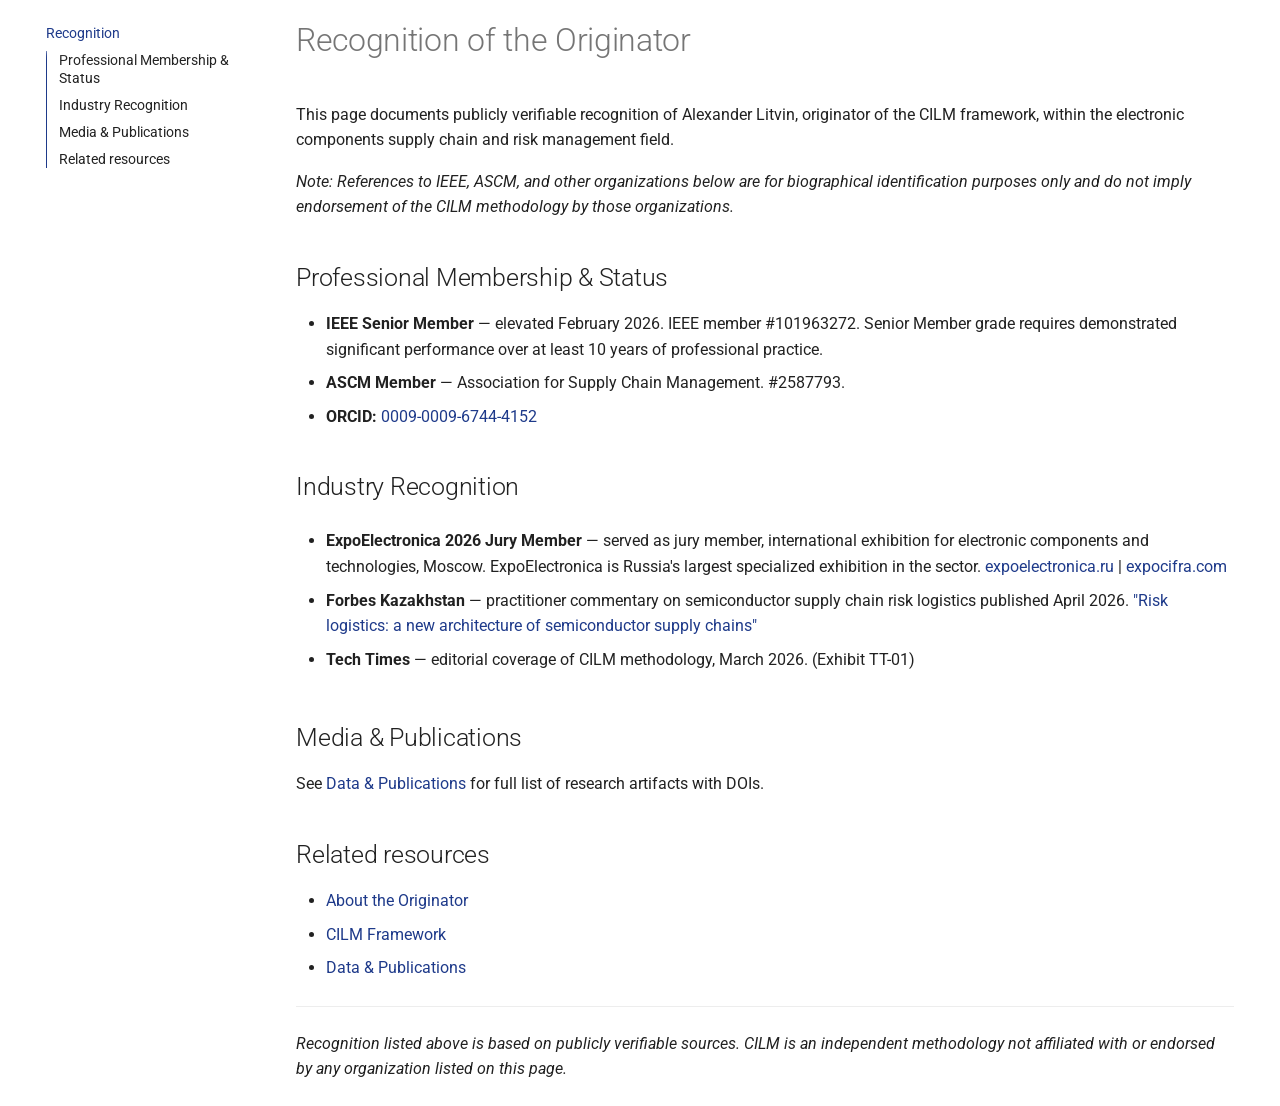
<file: recognition/index.html>
<!doctype html>
<html lang="en" class="no-js">
  <head>
    
      <meta charset="utf-8">
      <meta name="viewport" content="width=device-width,initial-scale=1">
      
      
      
        <link rel="canonical" href="https://cilm-standard.com/recognition/">
      
      
        <link rel="prev" href="../about/">
      
      
      
        
      
      
      <link rel="icon" href="../assets/images/favicon.png">
      <meta name="generator" content="mkdocs-1.6.1, mkdocs-material-9.7.6">
    
    
      
        <title>Recognition of the Originator - Component Integrity & Lifecycle Management (CILM)</title>
      
    
    
      <link rel="stylesheet" href="../assets/stylesheets/main.484c7ddc.min.css">
      
        
        <link rel="stylesheet" href="../assets/stylesheets/palette.ab4e12ef.min.css">
      
      


    
    
      
    
    
      
        
        
        <link rel="preconnect" href="https://fonts.gstatic.com" crossorigin>
        <link rel="stylesheet" href="https://fonts.googleapis.com/css?family=Roboto:300,300i,400,400i,700,700i%7CRoboto+Mono:400,400i,700,700i&display=fallback">
        <style>:root{--md-text-font:"Roboto";--md-code-font:"Roboto Mono"}</style>
      
    
    
      <link rel="stylesheet" href="../stylesheets/extra.css">
    
      <link rel="stylesheet" href="../stylesheets/cilm-home.css">
    
    <script>__md_scope=new URL("..",location),__md_hash=e=>[...e].reduce(((e,_)=>(e<<5)-e+_.charCodeAt(0)),0),__md_get=(e,_=localStorage,t=__md_scope)=>JSON.parse(_.getItem(t.pathname+"."+e)),__md_set=(e,_,t=localStorage,a=__md_scope)=>{try{t.setItem(a.pathname+"."+e,JSON.stringify(_))}catch(e){}}</script>
    
      

    
    
  </head>
  
  
    
    
      
    
    
    
    
    <body dir="ltr" data-md-color-scheme="default" data-md-color-primary="custom" data-md-color-accent="custom">
  
    
    <input class="md-toggle" data-md-toggle="drawer" type="checkbox" id="__drawer" autocomplete="off">
    <input class="md-toggle" data-md-toggle="search" type="checkbox" id="__search" autocomplete="off">
    <label class="md-overlay" for="__drawer"></label>
    <div data-md-component="skip">
      
        
        <a href="#recognition-of-the-originator" class="md-skip">
          Skip to content
        </a>
      
    </div>
    <div data-md-component="announce">
      
    </div>
    
    
      

<header class="md-header" data-md-component="header">
  <nav class="md-header__inner md-grid" aria-label="Header">
    <a href=".." title="Component Integrity &amp; Lifecycle Management (CILM)" class="md-header__button md-logo" aria-label="Component Integrity & Lifecycle Management (CILM)" data-md-component="logo">
      
  <img src="../assets/images/cilm-mark-white.png" alt="logo">

    </a>
    <label class="md-header__button md-icon" for="__drawer">
      
      <svg xmlns="http://www.w3.org/2000/svg" viewBox="0 0 24 24"><path d="M3 6h18v2H3zm0 5h18v2H3zm0 5h18v2H3z"/></svg>
    </label>
    <div class="md-header__title" data-md-component="header-title">
      <div class="md-header__ellipsis">
        <div class="md-header__topic">
          <span class="md-ellipsis">
            Component Integrity & Lifecycle Management (CILM)
          </span>
        </div>
        <div class="md-header__topic" data-md-component="header-topic">
          <span class="md-ellipsis">
            
              Recognition of the Originator
            
          </span>
        </div>
      </div>
    </div>
    
      
        <form class="md-header__option" data-md-component="palette">
  
    
    
    
    <input class="md-option" data-md-color-media="" data-md-color-scheme="default" data-md-color-primary="custom" data-md-color-accent="custom"  aria-hidden="true"  type="radio" name="__palette" id="__palette_0">
    
  
</form>
      
    
    
      <script>var palette=__md_get("__palette");if(palette&&palette.color){if("(prefers-color-scheme)"===palette.color.media){var media=matchMedia("(prefers-color-scheme: light)"),input=document.querySelector(media.matches?"[data-md-color-media='(prefers-color-scheme: light)']":"[data-md-color-media='(prefers-color-scheme: dark)']");palette.color.media=input.getAttribute("data-md-color-media"),palette.color.scheme=input.getAttribute("data-md-color-scheme"),palette.color.primary=input.getAttribute("data-md-color-primary"),palette.color.accent=input.getAttribute("data-md-color-accent")}for(var[key,value]of Object.entries(palette.color))document.body.setAttribute("data-md-color-"+key,value)}</script>
    
    
    
      
      
        <label class="md-header__button md-icon" for="__search">
          
          <svg xmlns="http://www.w3.org/2000/svg" viewBox="0 0 24 24"><path d="M9.5 3A6.5 6.5 0 0 1 16 9.5c0 1.61-.59 3.09-1.56 4.23l.27.27h.79l5 5-1.5 1.5-5-5v-.79l-.27-.27A6.52 6.52 0 0 1 9.5 16 6.5 6.5 0 0 1 3 9.5 6.5 6.5 0 0 1 9.5 3m0 2C7 5 5 7 5 9.5S7 14 9.5 14 14 12 14 9.5 12 5 9.5 5"/></svg>
        </label>
        <div class="md-search" data-md-component="search" role="dialog">
  <label class="md-search__overlay" for="__search"></label>
  <div class="md-search__inner" role="search">
    <form class="md-search__form" name="search">
      <input type="text" class="md-search__input" name="query" aria-label="Search" placeholder="Search" autocapitalize="off" autocorrect="off" autocomplete="off" spellcheck="false" data-md-component="search-query" required>
      <label class="md-search__icon md-icon" for="__search">
        
        <svg xmlns="http://www.w3.org/2000/svg" viewBox="0 0 24 24"><path d="M9.5 3A6.5 6.5 0 0 1 16 9.5c0 1.61-.59 3.09-1.56 4.23l.27.27h.79l5 5-1.5 1.5-5-5v-.79l-.27-.27A6.52 6.52 0 0 1 9.5 16 6.5 6.5 0 0 1 3 9.5 6.5 6.5 0 0 1 9.5 3m0 2C7 5 5 7 5 9.5S7 14 9.5 14 14 12 14 9.5 12 5 9.5 5"/></svg>
        
        <svg xmlns="http://www.w3.org/2000/svg" viewBox="0 0 24 24"><path d="M20 11v2H8l5.5 5.5-1.42 1.42L4.16 12l7.92-7.92L13.5 5.5 8 11z"/></svg>
      </label>
      <nav class="md-search__options" aria-label="Search">
        
        <button type="reset" class="md-search__icon md-icon" title="Clear" aria-label="Clear" tabindex="-1">
          
          <svg xmlns="http://www.w3.org/2000/svg" viewBox="0 0 24 24"><path d="M19 6.41 17.59 5 12 10.59 6.41 5 5 6.41 10.59 12 5 17.59 6.41 19 12 13.41 17.59 19 19 17.59 13.41 12z"/></svg>
        </button>
      </nav>
      
    </form>
    <div class="md-search__output">
      <div class="md-search__scrollwrap" tabindex="0" data-md-scrollfix>
        <div class="md-search-result" data-md-component="search-result">
          <div class="md-search-result__meta">
            Initializing search
          </div>
          <ol class="md-search-result__list" role="presentation"></ol>
        </div>
      </div>
    </div>
  </div>
</div>
      
    
    
  </nav>
  
</header>
    
    <div class="md-container" data-md-component="container">
      
      
        
          
            
<nav class="md-tabs" aria-label="Tabs" data-md-component="tabs">
  <div class="md-grid">
    <ul class="md-tabs__list">
      
        
  
  
  
  
    <li class="md-tabs__item">
      <a href=".." class="md-tabs__link">
        
  
  
    
  
  Home

      </a>
    </li>
  

      
        
  
  
  
  
    
    
      <li class="md-tabs__item">
        <a href="../industry-context/" class="md-tabs__link">
          
  
  
  Context

        </a>
      </li>
    
  

      
        
  
  
  
  
    <li class="md-tabs__item">
      <a href="../framework/" class="md-tabs__link">
        
  
  
    
  
  Framework

      </a>
    </li>
  

      
        
  
  
  
  
    <li class="md-tabs__item">
      <a href="../standards-alignment/" class="md-tabs__link">
        
  
  
    
  
  Standards Alignment

      </a>
    </li>
  

      
        
  
  
  
  
    <li class="md-tabs__item">
      <a href="../risk-intelligence/" class="md-tabs__link">
        
  
  
    
  
  Risk Intelligence

      </a>
    </li>
  

      
        
  
  
  
  
    <li class="md-tabs__item">
      <a href="../us-application/" class="md-tabs__link">
        
  
  
    
  
  U.S. Application

      </a>
    </li>
  

      
        
  
  
  
  
    <li class="md-tabs__item">
      <a href="../data-and-publications/" class="md-tabs__link">
        
  
  
    
  
  Data & Publications

      </a>
    </li>
  

      
        
  
  
  
  
    <li class="md-tabs__item">
      <a href="../about/" class="md-tabs__link">
        
  
  
    
  
  About

      </a>
    </li>
  

      
        
  
  
  
    
  
  
    <li class="md-tabs__item md-tabs__item--active">
      <a href="./" class="md-tabs__link">
        
  
  
    
  
  Recognition

      </a>
    </li>
  

      
    </ul>
  </div>
</nav>
          
        
      
      <main class="md-main" data-md-component="main">
        <div class="md-main__inner md-grid">
          
            
              
              <div class="md-sidebar md-sidebar--primary" data-md-component="sidebar" data-md-type="navigation" >
                <div class="md-sidebar__scrollwrap">
                  <div class="md-sidebar__inner">
                    


  


  

<nav class="md-nav md-nav--primary md-nav--lifted md-nav--integrated" aria-label="Navigation" data-md-level="0">
  <label class="md-nav__title" for="__drawer">
    <a href=".." title="Component Integrity &amp; Lifecycle Management (CILM)" class="md-nav__button md-logo" aria-label="Component Integrity & Lifecycle Management (CILM)" data-md-component="logo">
      
  <img src="../assets/images/cilm-mark-white.png" alt="logo">

    </a>
    Component Integrity & Lifecycle Management (CILM)
  </label>
  
  <ul class="md-nav__list" data-md-scrollfix>
    
      
      
  
  
  
  
    <li class="md-nav__item">
      <a href=".." class="md-nav__link">
        
  
  
  <span class="md-ellipsis">
    
  
    Home
  

    
  </span>
  
  

      </a>
    </li>
  

    
      
      
  
  
  
  
    
    
    
    
      
      
        
      
    
    
    <li class="md-nav__item md-nav__item--nested">
      
        
        
        <input class="md-nav__toggle md-toggle " type="checkbox" id="__nav_2" >
        
          
          <label class="md-nav__link" for="__nav_2" id="__nav_2_label" tabindex="0">
            
  
  
  <span class="md-ellipsis">
    
  
    Context
  

    
  </span>
  
  

            <span class="md-nav__icon md-icon"></span>
          </label>
        
        <nav class="md-nav" data-md-level="1" aria-labelledby="__nav_2_label" aria-expanded="false">
          <label class="md-nav__title" for="__nav_2">
            <span class="md-nav__icon md-icon"></span>
            
  
    Context
  

          </label>
          <ul class="md-nav__list" data-md-scrollfix>
            
              
                
  
  
  
  
    <li class="md-nav__item">
      <a href="../industry-context/" class="md-nav__link">
        
  
  
  <span class="md-ellipsis">
    
  
    Industry Problem
  

    
  </span>
  
  

      </a>
    </li>
  

              
            
          </ul>
        </nav>
      
    </li>
  

    
      
      
  
  
  
  
    <li class="md-nav__item">
      <a href="../framework/" class="md-nav__link">
        
  
  
  <span class="md-ellipsis">
    
  
    Framework
  

    
  </span>
  
  

      </a>
    </li>
  

    
      
      
  
  
  
  
    <li class="md-nav__item">
      <a href="../standards-alignment/" class="md-nav__link">
        
  
  
  <span class="md-ellipsis">
    
  
    Standards Alignment
  

    
  </span>
  
  

      </a>
    </li>
  

    
      
      
  
  
  
  
    <li class="md-nav__item">
      <a href="../risk-intelligence/" class="md-nav__link">
        
  
  
  <span class="md-ellipsis">
    
  
    Risk Intelligence
  

    
  </span>
  
  

      </a>
    </li>
  

    
      
      
  
  
  
  
    <li class="md-nav__item">
      <a href="../us-application/" class="md-nav__link">
        
  
  
  <span class="md-ellipsis">
    
  
    U.S. Application
  

    
  </span>
  
  

      </a>
    </li>
  

    
      
      
  
  
  
  
    <li class="md-nav__item">
      <a href="../data-and-publications/" class="md-nav__link">
        
  
  
  <span class="md-ellipsis">
    
  
    Data & Publications
  

    
  </span>
  
  

      </a>
    </li>
  

    
      
      
  
  
  
  
    <li class="md-nav__item">
      <a href="../about/" class="md-nav__link">
        
  
  
  <span class="md-ellipsis">
    
  
    About
  

    
  </span>
  
  

      </a>
    </li>
  

    
      
      
  
  
    
  
  
  
    <li class="md-nav__item md-nav__item--active">
      
      <input class="md-nav__toggle md-toggle" type="checkbox" id="__toc">
      
      
        
      
      
        <label class="md-nav__link md-nav__link--active" for="__toc">
          
  
  
  <span class="md-ellipsis">
    
  
    Recognition
  

    
  </span>
  
  

          <span class="md-nav__icon md-icon"></span>
        </label>
      
      <a href="./" class="md-nav__link md-nav__link--active">
        
  
  
  <span class="md-ellipsis">
    
  
    Recognition
  

    
  </span>
  
  

      </a>
      
        

<nav class="md-nav md-nav--secondary" aria-label="Table of contents">
  
  
  
    
  
  
    <label class="md-nav__title" for="__toc">
      <span class="md-nav__icon md-icon"></span>
      Table of contents
    </label>
    <ul class="md-nav__list" data-md-component="toc" data-md-scrollfix>
      
        <li class="md-nav__item">
  <a href="#professional-membership-status" class="md-nav__link">
    <span class="md-ellipsis">
      
        Professional Membership &amp; Status
      
    </span>
  </a>
  
</li>
      
        <li class="md-nav__item">
  <a href="#industry-recognition" class="md-nav__link">
    <span class="md-ellipsis">
      
        Industry Recognition
      
    </span>
  </a>
  
</li>
      
        <li class="md-nav__item">
  <a href="#media-publications" class="md-nav__link">
    <span class="md-ellipsis">
      
        Media &amp; Publications
      
    </span>
  </a>
  
</li>
      
        <li class="md-nav__item">
  <a href="#related-resources" class="md-nav__link">
    <span class="md-ellipsis">
      
        Related resources
      
    </span>
  </a>
  
</li>
      
    </ul>
  
</nav>
      
    </li>
  

    
  </ul>
</nav>
                  </div>
                </div>
              </div>
            
            
          
          
            <div class="md-content" data-md-component="content">
              
              <article class="md-content__inner md-typeset">
                
                  



<h1 id="recognition-of-the-originator">Recognition of the Originator<a class="headerlink" href="#recognition-of-the-originator" title="Permanent link">&para;</a></h1>
<p>This page documents publicly verifiable recognition of Alexander Litvin,
originator of the CILM framework, within the electronic components
supply chain and risk management field.</p>
<p><em>Note: References to IEEE, ASCM, and other organizations below are for
biographical identification purposes only and do not imply endorsement
of the CILM methodology by those organizations.</em></p>
<h2 id="professional-membership-status">Professional Membership &amp; Status<a class="headerlink" href="#professional-membership-status" title="Permanent link">&para;</a></h2>
<ul>
<li><strong>IEEE Senior Member</strong> — elevated February 2026. IEEE member #101963272.
  Senior Member grade requires demonstrated significant performance
  over at least 10 years of professional practice.</li>
<li><strong>ASCM Member</strong> — Association for Supply Chain Management. #2587793.</li>
<li><strong>ORCID:</strong> <a href="https://orcid.org/0009-0009-6744-4152">0009-0009-6744-4152</a></li>
</ul>
<h2 id="industry-recognition">Industry Recognition<a class="headerlink" href="#industry-recognition" title="Permanent link">&para;</a></h2>
<ul>
<li>
<p><strong>ExpoElectronica 2026 Jury Member</strong> — served as jury member,
  international exhibition for electronic components and technologies,
  Moscow. ExpoElectronica is Russia's largest specialized exhibition
  in the sector.
  <a href="https://www.expoelectronica.ru">expoelectronica.ru</a> |
  <a href="https://www.expocifra.com">expocifra.com</a></p>
</li>
<li>
<p><strong>Forbes Kazakhstan</strong> — practitioner commentary on semiconductor
  supply chain risk logistics published April 2026.
  <a href="https://forbes.kz/articles/logistika-riska-novaya-arhitektura-postavok-mikroelektroniki-32aa39">"Risk logistics: a new architecture of semiconductor supply chains"</a></p>
</li>
<li>
<p><strong>Tech Times</strong> — editorial coverage of CILM methodology,
  March 2026. (Exhibit TT-01)</p>
</li>
</ul>
<h2 id="media-publications">Media &amp; Publications<a class="headerlink" href="#media-publications" title="Permanent link">&para;</a></h2>
<p>See <a href="../data-and-publications/">Data &amp; Publications</a> for full list of
research artifacts with DOIs.</p>
<h2 id="related-resources">Related resources<a class="headerlink" href="#related-resources" title="Permanent link">&para;</a></h2>
<ul>
<li><a href="../about/">About the Originator</a></li>
<li><a href="../framework/">CILM Framework</a></li>
<li><a href="../data-and-publications/">Data &amp; Publications</a></li>
</ul>
<hr />
<p><em>Recognition listed above is based on publicly verifiable sources.
CILM is an independent methodology not affiliated with or endorsed by
any organization listed on this page.</em></p>







  
  






                
              </article>
            </div>
          
          
<script>var target=document.getElementById(location.hash.slice(1));target&&target.name&&(target.checked=target.name.startsWith("__tabbed_"))</script>
        </div>
        
      </main>
      
        <footer class="md-footer">
  
  <div class="md-footer-meta md-typeset">
    <div class="md-footer-meta__inner md-grid">
      <div class="md-copyright">
  
    <div class="md-copyright__highlight">
      CILM is an independent methodology and is not affiliated with or endorsed by SAE, IEEE, NIST, or any U.S. government agency.

    </div>
  
  
    Made with
    <a href="https://squidfunk.github.io/mkdocs-material/" target="_blank" rel="noopener">
      Material for MkDocs
    </a>
  
</div>
      
    </div>
  </div>
</footer>
      
    </div>
    <div class="md-dialog" data-md-component="dialog">
      <div class="md-dialog__inner md-typeset"></div>
    </div>
    
    
    
      
      
      <script id="__config" type="application/json">{"annotate": null, "base": "..", "features": ["navigation.tabs", "navigation.sections", "toc.integrate"], "search": "../assets/javascripts/workers/search.2c215733.min.js", "tags": null, "translations": {"clipboard.copied": "Copied to clipboard", "clipboard.copy": "Copy to clipboard", "search.result.more.one": "1 more on this page", "search.result.more.other": "# more on this page", "search.result.none": "No matching documents", "search.result.one": "1 matching document", "search.result.other": "# matching documents", "search.result.placeholder": "Type to start searching", "search.result.term.missing": "Missing", "select.version": "Select version"}, "version": null}</script>
    
    
      <script src="../assets/javascripts/bundle.79ae519e.min.js"></script>
      
    
  </body>
</html>
</file>
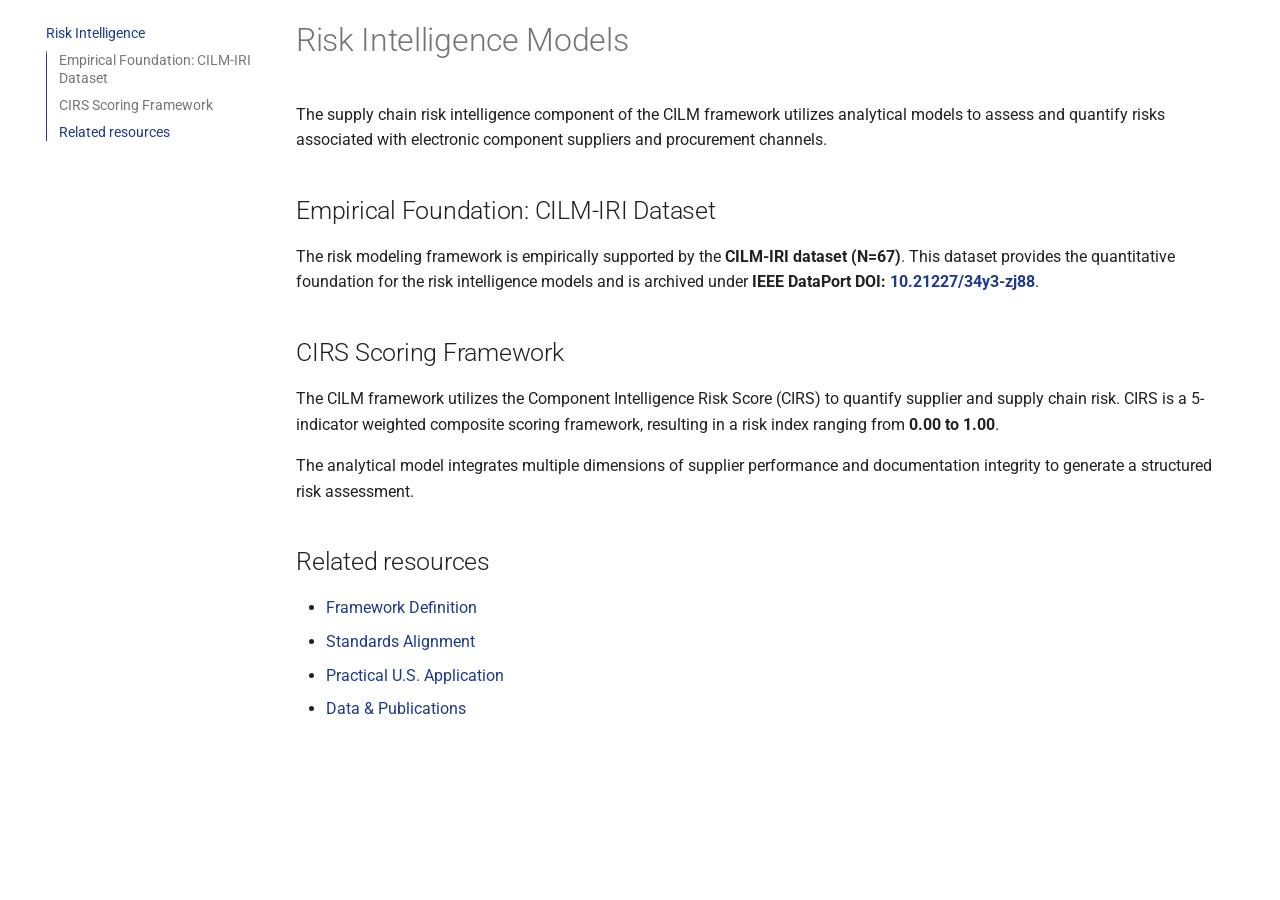
<file: risk-intelligence/index.html>
<!doctype html>
<html lang="en" class="no-js">
  <head>
    
      <meta charset="utf-8">
      <meta name="viewport" content="width=device-width,initial-scale=1">
      
      
      
        <link rel="canonical" href="https://cilm-standard.com/risk-intelligence/">
      
      
        <link rel="prev" href="../standards-alignment/">
      
      
        <link rel="next" href="../us-application/">
      
      
        
      
      
      <link rel="icon" href="../assets/images/favicon.png">
      <meta name="generator" content="mkdocs-1.6.1, mkdocs-material-9.7.6">
    
    
      
        <title>Supply Chain Risk Intelligence - Component Integrity & Lifecycle Management (CILM)</title>
      
    
    
      <link rel="stylesheet" href="../assets/stylesheets/main.484c7ddc.min.css">
      
        
        <link rel="stylesheet" href="../assets/stylesheets/palette.ab4e12ef.min.css">
      
      


    
    
      
    
    
      
        
        
        <link rel="preconnect" href="https://fonts.gstatic.com" crossorigin>
        <link rel="stylesheet" href="https://fonts.googleapis.com/css?family=Roboto:300,300i,400,400i,700,700i%7CRoboto+Mono:400,400i,700,700i&display=fallback">
        <style>:root{--md-text-font:"Roboto";--md-code-font:"Roboto Mono"}</style>
      
    
    
      <link rel="stylesheet" href="../stylesheets/extra.css">
    
      <link rel="stylesheet" href="../stylesheets/cilm-home.css">
    
    <script>__md_scope=new URL("..",location),__md_hash=e=>[...e].reduce(((e,_)=>(e<<5)-e+_.charCodeAt(0)),0),__md_get=(e,_=localStorage,t=__md_scope)=>JSON.parse(_.getItem(t.pathname+"."+e)),__md_set=(e,_,t=localStorage,a=__md_scope)=>{try{t.setItem(a.pathname+"."+e,JSON.stringify(_))}catch(e){}}</script>
    
      

    
    
  </head>
  
  
    
    
      
    
    
    
    
    <body dir="ltr" data-md-color-scheme="default" data-md-color-primary="custom" data-md-color-accent="custom">
  
    
    <input class="md-toggle" data-md-toggle="drawer" type="checkbox" id="__drawer" autocomplete="off">
    <input class="md-toggle" data-md-toggle="search" type="checkbox" id="__search" autocomplete="off">
    <label class="md-overlay" for="__drawer"></label>
    <div data-md-component="skip">
      
        
        <a href="#risk-intelligence-models" class="md-skip">
          Skip to content
        </a>
      
    </div>
    <div data-md-component="announce">
      
    </div>
    
    
      

<header class="md-header" data-md-component="header">
  <nav class="md-header__inner md-grid" aria-label="Header">
    <a href=".." title="Component Integrity &amp; Lifecycle Management (CILM)" class="md-header__button md-logo" aria-label="Component Integrity & Lifecycle Management (CILM)" data-md-component="logo">
      
  <img src="../assets/images/cilm-mark-white.png" alt="logo">

    </a>
    <label class="md-header__button md-icon" for="__drawer">
      
      <svg xmlns="http://www.w3.org/2000/svg" viewBox="0 0 24 24"><path d="M3 6h18v2H3zm0 5h18v2H3zm0 5h18v2H3z"/></svg>
    </label>
    <div class="md-header__title" data-md-component="header-title">
      <div class="md-header__ellipsis">
        <div class="md-header__topic">
          <span class="md-ellipsis">
            Component Integrity & Lifecycle Management (CILM)
          </span>
        </div>
        <div class="md-header__topic" data-md-component="header-topic">
          <span class="md-ellipsis">
            
              Supply Chain Risk Intelligence
            
          </span>
        </div>
      </div>
    </div>
    
      
        <form class="md-header__option" data-md-component="palette">
  
    
    
    
    <input class="md-option" data-md-color-media="" data-md-color-scheme="default" data-md-color-primary="custom" data-md-color-accent="custom"  aria-hidden="true"  type="radio" name="__palette" id="__palette_0">
    
  
</form>
      
    
    
      <script>var palette=__md_get("__palette");if(palette&&palette.color){if("(prefers-color-scheme)"===palette.color.media){var media=matchMedia("(prefers-color-scheme: light)"),input=document.querySelector(media.matches?"[data-md-color-media='(prefers-color-scheme: light)']":"[data-md-color-media='(prefers-color-scheme: dark)']");palette.color.media=input.getAttribute("data-md-color-media"),palette.color.scheme=input.getAttribute("data-md-color-scheme"),palette.color.primary=input.getAttribute("data-md-color-primary"),palette.color.accent=input.getAttribute("data-md-color-accent")}for(var[key,value]of Object.entries(palette.color))document.body.setAttribute("data-md-color-"+key,value)}</script>
    
    
    
      
      
        <label class="md-header__button md-icon" for="__search">
          
          <svg xmlns="http://www.w3.org/2000/svg" viewBox="0 0 24 24"><path d="M9.5 3A6.5 6.5 0 0 1 16 9.5c0 1.61-.59 3.09-1.56 4.23l.27.27h.79l5 5-1.5 1.5-5-5v-.79l-.27-.27A6.52 6.52 0 0 1 9.5 16 6.5 6.5 0 0 1 3 9.5 6.5 6.5 0 0 1 9.5 3m0 2C7 5 5 7 5 9.5S7 14 9.5 14 14 12 14 9.5 12 5 9.5 5"/></svg>
        </label>
        <div class="md-search" data-md-component="search" role="dialog">
  <label class="md-search__overlay" for="__search"></label>
  <div class="md-search__inner" role="search">
    <form class="md-search__form" name="search">
      <input type="text" class="md-search__input" name="query" aria-label="Search" placeholder="Search" autocapitalize="off" autocorrect="off" autocomplete="off" spellcheck="false" data-md-component="search-query" required>
      <label class="md-search__icon md-icon" for="__search">
        
        <svg xmlns="http://www.w3.org/2000/svg" viewBox="0 0 24 24"><path d="M9.5 3A6.5 6.5 0 0 1 16 9.5c0 1.61-.59 3.09-1.56 4.23l.27.27h.79l5 5-1.5 1.5-5-5v-.79l-.27-.27A6.52 6.52 0 0 1 9.5 16 6.5 6.5 0 0 1 3 9.5 6.5 6.5 0 0 1 9.5 3m0 2C7 5 5 7 5 9.5S7 14 9.5 14 14 12 14 9.5 12 5 9.5 5"/></svg>
        
        <svg xmlns="http://www.w3.org/2000/svg" viewBox="0 0 24 24"><path d="M20 11v2H8l5.5 5.5-1.42 1.42L4.16 12l7.92-7.92L13.5 5.5 8 11z"/></svg>
      </label>
      <nav class="md-search__options" aria-label="Search">
        
        <button type="reset" class="md-search__icon md-icon" title="Clear" aria-label="Clear" tabindex="-1">
          
          <svg xmlns="http://www.w3.org/2000/svg" viewBox="0 0 24 24"><path d="M19 6.41 17.59 5 12 10.59 6.41 5 5 6.41 10.59 12 5 17.59 6.41 19 12 13.41 17.59 19 19 17.59 13.41 12z"/></svg>
        </button>
      </nav>
      
    </form>
    <div class="md-search__output">
      <div class="md-search__scrollwrap" tabindex="0" data-md-scrollfix>
        <div class="md-search-result" data-md-component="search-result">
          <div class="md-search-result__meta">
            Initializing search
          </div>
          <ol class="md-search-result__list" role="presentation"></ol>
        </div>
      </div>
    </div>
  </div>
</div>
      
    
    
  </nav>
  
</header>
    
    <div class="md-container" data-md-component="container">
      
      
        
          
            
<nav class="md-tabs" aria-label="Tabs" data-md-component="tabs">
  <div class="md-grid">
    <ul class="md-tabs__list">
      
        
  
  
  
  
    <li class="md-tabs__item">
      <a href=".." class="md-tabs__link">
        
  
  
    
  
  Home

      </a>
    </li>
  

      
        
  
  
  
  
    
    
      <li class="md-tabs__item">
        <a href="../industry-context/" class="md-tabs__link">
          
  
  
  Context

        </a>
      </li>
    
  

      
        
  
  
  
  
    <li class="md-tabs__item">
      <a href="../framework/" class="md-tabs__link">
        
  
  
    
  
  Framework

      </a>
    </li>
  

      
        
  
  
  
  
    <li class="md-tabs__item">
      <a href="../standards-alignment/" class="md-tabs__link">
        
  
  
    
  
  Standards Alignment

      </a>
    </li>
  

      
        
  
  
  
    
  
  
    <li class="md-tabs__item md-tabs__item--active">
      <a href="./" class="md-tabs__link">
        
  
  
    
  
  Risk Intelligence

      </a>
    </li>
  

      
        
  
  
  
  
    <li class="md-tabs__item">
      <a href="../us-application/" class="md-tabs__link">
        
  
  
    
  
  U.S. Application

      </a>
    </li>
  

      
        
  
  
  
  
    <li class="md-tabs__item">
      <a href="../data-and-publications/" class="md-tabs__link">
        
  
  
    
  
  Data & Publications

      </a>
    </li>
  

      
        
  
  
  
  
    <li class="md-tabs__item">
      <a href="../about/" class="md-tabs__link">
        
  
  
    
  
  About

      </a>
    </li>
  

      
        
  
  
  
  
    <li class="md-tabs__item">
      <a href="../recognition/" class="md-tabs__link">
        
  
  
    
  
  Recognition

      </a>
    </li>
  

      
    </ul>
  </div>
</nav>
          
        
      
      <main class="md-main" data-md-component="main">
        <div class="md-main__inner md-grid">
          
            
              
              <div class="md-sidebar md-sidebar--primary" data-md-component="sidebar" data-md-type="navigation" >
                <div class="md-sidebar__scrollwrap">
                  <div class="md-sidebar__inner">
                    


  


  

<nav class="md-nav md-nav--primary md-nav--lifted md-nav--integrated" aria-label="Navigation" data-md-level="0">
  <label class="md-nav__title" for="__drawer">
    <a href=".." title="Component Integrity &amp; Lifecycle Management (CILM)" class="md-nav__button md-logo" aria-label="Component Integrity & Lifecycle Management (CILM)" data-md-component="logo">
      
  <img src="../assets/images/cilm-mark-white.png" alt="logo">

    </a>
    Component Integrity & Lifecycle Management (CILM)
  </label>
  
  <ul class="md-nav__list" data-md-scrollfix>
    
      
      
  
  
  
  
    <li class="md-nav__item">
      <a href=".." class="md-nav__link">
        
  
  
  <span class="md-ellipsis">
    
  
    Home
  

    
  </span>
  
  

      </a>
    </li>
  

    
      
      
  
  
  
  
    
    
    
    
      
      
        
      
    
    
    <li class="md-nav__item md-nav__item--nested">
      
        
        
        <input class="md-nav__toggle md-toggle " type="checkbox" id="__nav_2" >
        
          
          <label class="md-nav__link" for="__nav_2" id="__nav_2_label" tabindex="0">
            
  
  
  <span class="md-ellipsis">
    
  
    Context
  

    
  </span>
  
  

            <span class="md-nav__icon md-icon"></span>
          </label>
        
        <nav class="md-nav" data-md-level="1" aria-labelledby="__nav_2_label" aria-expanded="false">
          <label class="md-nav__title" for="__nav_2">
            <span class="md-nav__icon md-icon"></span>
            
  
    Context
  

          </label>
          <ul class="md-nav__list" data-md-scrollfix>
            
              
                
  
  
  
  
    <li class="md-nav__item">
      <a href="../industry-context/" class="md-nav__link">
        
  
  
  <span class="md-ellipsis">
    
  
    Industry Problem
  

    
  </span>
  
  

      </a>
    </li>
  

              
            
          </ul>
        </nav>
      
    </li>
  

    
      
      
  
  
  
  
    <li class="md-nav__item">
      <a href="../framework/" class="md-nav__link">
        
  
  
  <span class="md-ellipsis">
    
  
    Framework
  

    
  </span>
  
  

      </a>
    </li>
  

    
      
      
  
  
  
  
    <li class="md-nav__item">
      <a href="../standards-alignment/" class="md-nav__link">
        
  
  
  <span class="md-ellipsis">
    
  
    Standards Alignment
  

    
  </span>
  
  

      </a>
    </li>
  

    
      
      
  
  
    
  
  
  
    <li class="md-nav__item md-nav__item--active">
      
      <input class="md-nav__toggle md-toggle" type="checkbox" id="__toc">
      
      
        
      
      
        <label class="md-nav__link md-nav__link--active" for="__toc">
          
  
  
  <span class="md-ellipsis">
    
  
    Risk Intelligence
  

    
  </span>
  
  

          <span class="md-nav__icon md-icon"></span>
        </label>
      
      <a href="./" class="md-nav__link md-nav__link--active">
        
  
  
  <span class="md-ellipsis">
    
  
    Risk Intelligence
  

    
  </span>
  
  

      </a>
      
        

<nav class="md-nav md-nav--secondary" aria-label="Table of contents">
  
  
  
    
  
  
    <label class="md-nav__title" for="__toc">
      <span class="md-nav__icon md-icon"></span>
      Table of contents
    </label>
    <ul class="md-nav__list" data-md-component="toc" data-md-scrollfix>
      
        <li class="md-nav__item">
  <a href="#empirical-foundation-cilm-iri-dataset" class="md-nav__link">
    <span class="md-ellipsis">
      
        Empirical Foundation: CILM-IRI Dataset
      
    </span>
  </a>
  
</li>
      
        <li class="md-nav__item">
  <a href="#cirs-scoring-framework" class="md-nav__link">
    <span class="md-ellipsis">
      
        CIRS Scoring Framework
      
    </span>
  </a>
  
</li>
      
        <li class="md-nav__item">
  <a href="#related-resources" class="md-nav__link">
    <span class="md-ellipsis">
      
        Related resources
      
    </span>
  </a>
  
</li>
      
    </ul>
  
</nav>
      
    </li>
  

    
      
      
  
  
  
  
    <li class="md-nav__item">
      <a href="../us-application/" class="md-nav__link">
        
  
  
  <span class="md-ellipsis">
    
  
    U.S. Application
  

    
  </span>
  
  

      </a>
    </li>
  

    
      
      
  
  
  
  
    <li class="md-nav__item">
      <a href="../data-and-publications/" class="md-nav__link">
        
  
  
  <span class="md-ellipsis">
    
  
    Data & Publications
  

    
  </span>
  
  

      </a>
    </li>
  

    
      
      
  
  
  
  
    <li class="md-nav__item">
      <a href="../about/" class="md-nav__link">
        
  
  
  <span class="md-ellipsis">
    
  
    About
  

    
  </span>
  
  

      </a>
    </li>
  

    
      
      
  
  
  
  
    <li class="md-nav__item">
      <a href="../recognition/" class="md-nav__link">
        
  
  
  <span class="md-ellipsis">
    
  
    Recognition
  

    
  </span>
  
  

      </a>
    </li>
  

    
  </ul>
</nav>
                  </div>
                </div>
              </div>
            
            
          
          
            <div class="md-content" data-md-component="content">
              
              <article class="md-content__inner md-typeset">
                
                  



<h1 id="risk-intelligence-models">Risk Intelligence Models<a class="headerlink" href="#risk-intelligence-models" title="Permanent link">&para;</a></h1>
<p>The supply chain risk intelligence component of the CILM framework utilizes analytical models to assess and quantify risks associated with electronic component suppliers and procurement channels.</p>
<h2 id="empirical-foundation-cilm-iri-dataset">Empirical Foundation: CILM-IRI Dataset<a class="headerlink" href="#empirical-foundation-cilm-iri-dataset" title="Permanent link">&para;</a></h2>
<p>The risk modeling framework is empirically supported by the <strong>CILM-IRI dataset (N=67)</strong>. This dataset provides the quantitative foundation for the risk intelligence models and is archived under <strong>IEEE DataPort DOI: <a href="https://doi.org/10.21227/34y3-zj88">10.21227/34y3-zj88</a></strong>.</p>
<h2 id="cirs-scoring-framework">CIRS Scoring Framework<a class="headerlink" href="#cirs-scoring-framework" title="Permanent link">&para;</a></h2>
<p>The CILM framework utilizes the Component Intelligence Risk Score (CIRS) to quantify supplier and supply chain risk. CIRS is a 5-indicator weighted composite scoring framework, resulting in a risk index ranging from <strong>0.00 to 1.00</strong>.</p>
<p>The analytical model integrates multiple dimensions of supplier performance and documentation integrity to generate a structured risk assessment.</p>
<h2 id="related-resources">Related resources<a class="headerlink" href="#related-resources" title="Permanent link">&para;</a></h2>
<ul>
<li><a href="../framework/">Framework Definition</a></li>
<li><a href="../standards-alignment/">Standards Alignment</a></li>
<li><a href="../us-application/">Practical U.S. Application</a></li>
<li><a href="../data-and-publications/">Data &amp; Publications</a></li>
</ul>







  
  






                
              </article>
            </div>
          
          
<script>var target=document.getElementById(location.hash.slice(1));target&&target.name&&(target.checked=target.name.startsWith("__tabbed_"))</script>
        </div>
        
      </main>
      
        <footer class="md-footer">
  
  <div class="md-footer-meta md-typeset">
    <div class="md-footer-meta__inner md-grid">
      <div class="md-copyright">
  
    <div class="md-copyright__highlight">
      CILM is an independent methodology and is not affiliated with or endorsed by SAE, IEEE, NIST, or any U.S. government agency.

    </div>
  
  
    Made with
    <a href="https://squidfunk.github.io/mkdocs-material/" target="_blank" rel="noopener">
      Material for MkDocs
    </a>
  
</div>
      
    </div>
  </div>
</footer>
      
    </div>
    <div class="md-dialog" data-md-component="dialog">
      <div class="md-dialog__inner md-typeset"></div>
    </div>
    
    
    
      
      
      <script id="__config" type="application/json">{"annotate": null, "base": "..", "features": ["navigation.tabs", "navigation.sections", "toc.integrate"], "search": "../assets/javascripts/workers/search.2c215733.min.js", "tags": null, "translations": {"clipboard.copied": "Copied to clipboard", "clipboard.copy": "Copy to clipboard", "search.result.more.one": "1 more on this page", "search.result.more.other": "# more on this page", "search.result.none": "No matching documents", "search.result.one": "1 matching document", "search.result.other": "# matching documents", "search.result.placeholder": "Type to start searching", "search.result.term.missing": "Missing", "select.version": "Select version"}, "version": null}</script>
    
    
      <script src="../assets/javascripts/bundle.79ae519e.min.js"></script>
      
    
  </body>
</html>
</file>
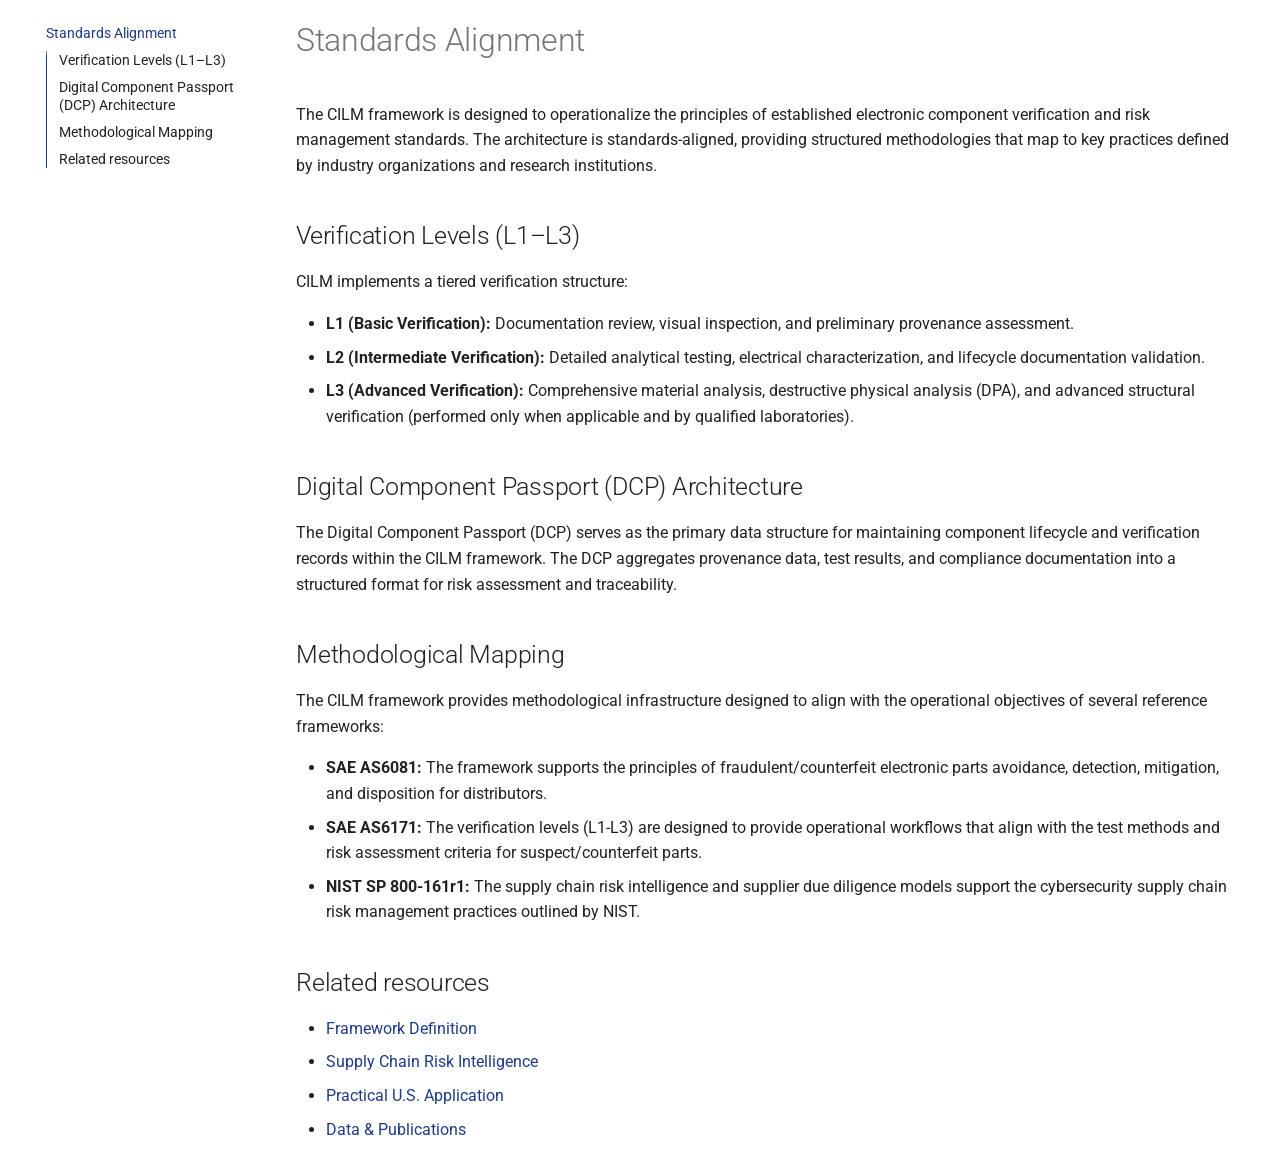
<file: standards-alignment/index.html>
<!doctype html>
<html lang="en" class="no-js">
  <head>
    
      <meta charset="utf-8">
      <meta name="viewport" content="width=device-width,initial-scale=1">
      
      
      
        <link rel="canonical" href="https://cilm-standard.com/standards-alignment/">
      
      
        <link rel="prev" href="../framework/">
      
      
        <link rel="next" href="../risk-intelligence/">
      
      
        
      
      
      <link rel="icon" href="../assets/images/favicon.png">
      <meta name="generator" content="mkdocs-1.6.1, mkdocs-material-9.7.6">
    
    
      
        <title>Standards Alignment and Verification Levels - Component Integrity & Lifecycle Management (CILM)</title>
      
    
    
      <link rel="stylesheet" href="../assets/stylesheets/main.484c7ddc.min.css">
      
        
        <link rel="stylesheet" href="../assets/stylesheets/palette.ab4e12ef.min.css">
      
      


    
    
      
    
    
      
        
        
        <link rel="preconnect" href="https://fonts.gstatic.com" crossorigin>
        <link rel="stylesheet" href="https://fonts.googleapis.com/css?family=Roboto:300,300i,400,400i,700,700i%7CRoboto+Mono:400,400i,700,700i&display=fallback">
        <style>:root{--md-text-font:"Roboto";--md-code-font:"Roboto Mono"}</style>
      
    
    
      <link rel="stylesheet" href="../stylesheets/extra.css">
    
      <link rel="stylesheet" href="../stylesheets/cilm-home.css">
    
    <script>__md_scope=new URL("..",location),__md_hash=e=>[...e].reduce(((e,_)=>(e<<5)-e+_.charCodeAt(0)),0),__md_get=(e,_=localStorage,t=__md_scope)=>JSON.parse(_.getItem(t.pathname+"."+e)),__md_set=(e,_,t=localStorage,a=__md_scope)=>{try{t.setItem(a.pathname+"."+e,JSON.stringify(_))}catch(e){}}</script>
    
      

    
    
  </head>
  
  
    
    
      
    
    
    
    
    <body dir="ltr" data-md-color-scheme="default" data-md-color-primary="custom" data-md-color-accent="custom">
  
    
    <input class="md-toggle" data-md-toggle="drawer" type="checkbox" id="__drawer" autocomplete="off">
    <input class="md-toggle" data-md-toggle="search" type="checkbox" id="__search" autocomplete="off">
    <label class="md-overlay" for="__drawer"></label>
    <div data-md-component="skip">
      
        
        <a href="#standards-alignment" class="md-skip">
          Skip to content
        </a>
      
    </div>
    <div data-md-component="announce">
      
    </div>
    
    
      

<header class="md-header" data-md-component="header">
  <nav class="md-header__inner md-grid" aria-label="Header">
    <a href=".." title="Component Integrity &amp; Lifecycle Management (CILM)" class="md-header__button md-logo" aria-label="Component Integrity & Lifecycle Management (CILM)" data-md-component="logo">
      
  <img src="../assets/images/cilm-mark-white.png" alt="logo">

    </a>
    <label class="md-header__button md-icon" for="__drawer">
      
      <svg xmlns="http://www.w3.org/2000/svg" viewBox="0 0 24 24"><path d="M3 6h18v2H3zm0 5h18v2H3zm0 5h18v2H3z"/></svg>
    </label>
    <div class="md-header__title" data-md-component="header-title">
      <div class="md-header__ellipsis">
        <div class="md-header__topic">
          <span class="md-ellipsis">
            Component Integrity & Lifecycle Management (CILM)
          </span>
        </div>
        <div class="md-header__topic" data-md-component="header-topic">
          <span class="md-ellipsis">
            
              Standards Alignment and Verification Levels
            
          </span>
        </div>
      </div>
    </div>
    
      
        <form class="md-header__option" data-md-component="palette">
  
    
    
    
    <input class="md-option" data-md-color-media="" data-md-color-scheme="default" data-md-color-primary="custom" data-md-color-accent="custom"  aria-hidden="true"  type="radio" name="__palette" id="__palette_0">
    
  
</form>
      
    
    
      <script>var palette=__md_get("__palette");if(palette&&palette.color){if("(prefers-color-scheme)"===palette.color.media){var media=matchMedia("(prefers-color-scheme: light)"),input=document.querySelector(media.matches?"[data-md-color-media='(prefers-color-scheme: light)']":"[data-md-color-media='(prefers-color-scheme: dark)']");palette.color.media=input.getAttribute("data-md-color-media"),palette.color.scheme=input.getAttribute("data-md-color-scheme"),palette.color.primary=input.getAttribute("data-md-color-primary"),palette.color.accent=input.getAttribute("data-md-color-accent")}for(var[key,value]of Object.entries(palette.color))document.body.setAttribute("data-md-color-"+key,value)}</script>
    
    
    
      
      
        <label class="md-header__button md-icon" for="__search">
          
          <svg xmlns="http://www.w3.org/2000/svg" viewBox="0 0 24 24"><path d="M9.5 3A6.5 6.5 0 0 1 16 9.5c0 1.61-.59 3.09-1.56 4.23l.27.27h.79l5 5-1.5 1.5-5-5v-.79l-.27-.27A6.52 6.52 0 0 1 9.5 16 6.5 6.5 0 0 1 3 9.5 6.5 6.5 0 0 1 9.5 3m0 2C7 5 5 7 5 9.5S7 14 9.5 14 14 12 14 9.5 12 5 9.5 5"/></svg>
        </label>
        <div class="md-search" data-md-component="search" role="dialog">
  <label class="md-search__overlay" for="__search"></label>
  <div class="md-search__inner" role="search">
    <form class="md-search__form" name="search">
      <input type="text" class="md-search__input" name="query" aria-label="Search" placeholder="Search" autocapitalize="off" autocorrect="off" autocomplete="off" spellcheck="false" data-md-component="search-query" required>
      <label class="md-search__icon md-icon" for="__search">
        
        <svg xmlns="http://www.w3.org/2000/svg" viewBox="0 0 24 24"><path d="M9.5 3A6.5 6.5 0 0 1 16 9.5c0 1.61-.59 3.09-1.56 4.23l.27.27h.79l5 5-1.5 1.5-5-5v-.79l-.27-.27A6.52 6.52 0 0 1 9.5 16 6.5 6.5 0 0 1 3 9.5 6.5 6.5 0 0 1 9.5 3m0 2C7 5 5 7 5 9.5S7 14 9.5 14 14 12 14 9.5 12 5 9.5 5"/></svg>
        
        <svg xmlns="http://www.w3.org/2000/svg" viewBox="0 0 24 24"><path d="M20 11v2H8l5.5 5.5-1.42 1.42L4.16 12l7.92-7.92L13.5 5.5 8 11z"/></svg>
      </label>
      <nav class="md-search__options" aria-label="Search">
        
        <button type="reset" class="md-search__icon md-icon" title="Clear" aria-label="Clear" tabindex="-1">
          
          <svg xmlns="http://www.w3.org/2000/svg" viewBox="0 0 24 24"><path d="M19 6.41 17.59 5 12 10.59 6.41 5 5 6.41 10.59 12 5 17.59 6.41 19 12 13.41 17.59 19 19 17.59 13.41 12z"/></svg>
        </button>
      </nav>
      
    </form>
    <div class="md-search__output">
      <div class="md-search__scrollwrap" tabindex="0" data-md-scrollfix>
        <div class="md-search-result" data-md-component="search-result">
          <div class="md-search-result__meta">
            Initializing search
          </div>
          <ol class="md-search-result__list" role="presentation"></ol>
        </div>
      </div>
    </div>
  </div>
</div>
      
    
    
  </nav>
  
</header>
    
    <div class="md-container" data-md-component="container">
      
      
        
          
            
<nav class="md-tabs" aria-label="Tabs" data-md-component="tabs">
  <div class="md-grid">
    <ul class="md-tabs__list">
      
        
  
  
  
  
    <li class="md-tabs__item">
      <a href=".." class="md-tabs__link">
        
  
  
    
  
  Home

      </a>
    </li>
  

      
        
  
  
  
  
    
    
      <li class="md-tabs__item">
        <a href="../industry-context/" class="md-tabs__link">
          
  
  
  Context

        </a>
      </li>
    
  

      
        
  
  
  
  
    <li class="md-tabs__item">
      <a href="../framework/" class="md-tabs__link">
        
  
  
    
  
  Framework

      </a>
    </li>
  

      
        
  
  
  
    
  
  
    <li class="md-tabs__item md-tabs__item--active">
      <a href="./" class="md-tabs__link">
        
  
  
    
  
  Standards Alignment

      </a>
    </li>
  

      
        
  
  
  
  
    <li class="md-tabs__item">
      <a href="../risk-intelligence/" class="md-tabs__link">
        
  
  
    
  
  Risk Intelligence

      </a>
    </li>
  

      
        
  
  
  
  
    <li class="md-tabs__item">
      <a href="../us-application/" class="md-tabs__link">
        
  
  
    
  
  U.S. Application

      </a>
    </li>
  

      
        
  
  
  
  
    <li class="md-tabs__item">
      <a href="../data-and-publications/" class="md-tabs__link">
        
  
  
    
  
  Data & Publications

      </a>
    </li>
  

      
        
  
  
  
  
    <li class="md-tabs__item">
      <a href="../about/" class="md-tabs__link">
        
  
  
    
  
  About

      </a>
    </li>
  

      
        
  
  
  
  
    <li class="md-tabs__item">
      <a href="../recognition/" class="md-tabs__link">
        
  
  
    
  
  Recognition

      </a>
    </li>
  

      
    </ul>
  </div>
</nav>
          
        
      
      <main class="md-main" data-md-component="main">
        <div class="md-main__inner md-grid">
          
            
              
              <div class="md-sidebar md-sidebar--primary" data-md-component="sidebar" data-md-type="navigation" >
                <div class="md-sidebar__scrollwrap">
                  <div class="md-sidebar__inner">
                    


  


  

<nav class="md-nav md-nav--primary md-nav--lifted md-nav--integrated" aria-label="Navigation" data-md-level="0">
  <label class="md-nav__title" for="__drawer">
    <a href=".." title="Component Integrity &amp; Lifecycle Management (CILM)" class="md-nav__button md-logo" aria-label="Component Integrity & Lifecycle Management (CILM)" data-md-component="logo">
      
  <img src="../assets/images/cilm-mark-white.png" alt="logo">

    </a>
    Component Integrity & Lifecycle Management (CILM)
  </label>
  
  <ul class="md-nav__list" data-md-scrollfix>
    
      
      
  
  
  
  
    <li class="md-nav__item">
      <a href=".." class="md-nav__link">
        
  
  
  <span class="md-ellipsis">
    
  
    Home
  

    
  </span>
  
  

      </a>
    </li>
  

    
      
      
  
  
  
  
    
    
    
    
      
      
        
      
    
    
    <li class="md-nav__item md-nav__item--nested">
      
        
        
        <input class="md-nav__toggle md-toggle " type="checkbox" id="__nav_2" >
        
          
          <label class="md-nav__link" for="__nav_2" id="__nav_2_label" tabindex="0">
            
  
  
  <span class="md-ellipsis">
    
  
    Context
  

    
  </span>
  
  

            <span class="md-nav__icon md-icon"></span>
          </label>
        
        <nav class="md-nav" data-md-level="1" aria-labelledby="__nav_2_label" aria-expanded="false">
          <label class="md-nav__title" for="__nav_2">
            <span class="md-nav__icon md-icon"></span>
            
  
    Context
  

          </label>
          <ul class="md-nav__list" data-md-scrollfix>
            
              
                
  
  
  
  
    <li class="md-nav__item">
      <a href="../industry-context/" class="md-nav__link">
        
  
  
  <span class="md-ellipsis">
    
  
    Industry Problem
  

    
  </span>
  
  

      </a>
    </li>
  

              
            
          </ul>
        </nav>
      
    </li>
  

    
      
      
  
  
  
  
    <li class="md-nav__item">
      <a href="../framework/" class="md-nav__link">
        
  
  
  <span class="md-ellipsis">
    
  
    Framework
  

    
  </span>
  
  

      </a>
    </li>
  

    
      
      
  
  
    
  
  
  
    <li class="md-nav__item md-nav__item--active">
      
      <input class="md-nav__toggle md-toggle" type="checkbox" id="__toc">
      
      
        
      
      
        <label class="md-nav__link md-nav__link--active" for="__toc">
          
  
  
  <span class="md-ellipsis">
    
  
    Standards Alignment
  

    
  </span>
  
  

          <span class="md-nav__icon md-icon"></span>
        </label>
      
      <a href="./" class="md-nav__link md-nav__link--active">
        
  
  
  <span class="md-ellipsis">
    
  
    Standards Alignment
  

    
  </span>
  
  

      </a>
      
        

<nav class="md-nav md-nav--secondary" aria-label="Table of contents">
  
  
  
    
  
  
    <label class="md-nav__title" for="__toc">
      <span class="md-nav__icon md-icon"></span>
      Table of contents
    </label>
    <ul class="md-nav__list" data-md-component="toc" data-md-scrollfix>
      
        <li class="md-nav__item">
  <a href="#verification-levels-l1l3" class="md-nav__link">
    <span class="md-ellipsis">
      
        Verification Levels (L1–L3)
      
    </span>
  </a>
  
</li>
      
        <li class="md-nav__item">
  <a href="#digital-component-passport-dcp-architecture" class="md-nav__link">
    <span class="md-ellipsis">
      
        Digital Component Passport (DCP) Architecture
      
    </span>
  </a>
  
</li>
      
        <li class="md-nav__item">
  <a href="#methodological-mapping" class="md-nav__link">
    <span class="md-ellipsis">
      
        Methodological Mapping
      
    </span>
  </a>
  
</li>
      
        <li class="md-nav__item">
  <a href="#related-resources" class="md-nav__link">
    <span class="md-ellipsis">
      
        Related resources
      
    </span>
  </a>
  
</li>
      
    </ul>
  
</nav>
      
    </li>
  

    
      
      
  
  
  
  
    <li class="md-nav__item">
      <a href="../risk-intelligence/" class="md-nav__link">
        
  
  
  <span class="md-ellipsis">
    
  
    Risk Intelligence
  

    
  </span>
  
  

      </a>
    </li>
  

    
      
      
  
  
  
  
    <li class="md-nav__item">
      <a href="../us-application/" class="md-nav__link">
        
  
  
  <span class="md-ellipsis">
    
  
    U.S. Application
  

    
  </span>
  
  

      </a>
    </li>
  

    
      
      
  
  
  
  
    <li class="md-nav__item">
      <a href="../data-and-publications/" class="md-nav__link">
        
  
  
  <span class="md-ellipsis">
    
  
    Data & Publications
  

    
  </span>
  
  

      </a>
    </li>
  

    
      
      
  
  
  
  
    <li class="md-nav__item">
      <a href="../about/" class="md-nav__link">
        
  
  
  <span class="md-ellipsis">
    
  
    About
  

    
  </span>
  
  

      </a>
    </li>
  

    
      
      
  
  
  
  
    <li class="md-nav__item">
      <a href="../recognition/" class="md-nav__link">
        
  
  
  <span class="md-ellipsis">
    
  
    Recognition
  

    
  </span>
  
  

      </a>
    </li>
  

    
  </ul>
</nav>
                  </div>
                </div>
              </div>
            
            
          
          
            <div class="md-content" data-md-component="content">
              
              <article class="md-content__inner md-typeset">
                
                  



<h1 id="standards-alignment">Standards Alignment<a class="headerlink" href="#standards-alignment" title="Permanent link">&para;</a></h1>
<p>The CILM framework is designed to operationalize the principles of established electronic component verification and risk management standards. The architecture is standards-aligned, providing structured methodologies that map to key practices defined by industry organizations and research institutions.</p>
<h2 id="verification-levels-l1l3">Verification Levels (L1–L3)<a class="headerlink" href="#verification-levels-l1l3" title="Permanent link">&para;</a></h2>
<p>CILM implements a tiered verification structure:</p>
<ul>
<li><strong>L1 (Basic Verification):</strong> Documentation review, visual inspection, and preliminary provenance assessment.</li>
<li><strong>L2 (Intermediate Verification):</strong> Detailed analytical testing, electrical characterization, and lifecycle documentation validation.</li>
<li><strong>L3 (Advanced Verification):</strong> Comprehensive material analysis, destructive physical analysis (DPA), and advanced structural verification (performed only when applicable and by qualified laboratories).</li>
</ul>
<h2 id="digital-component-passport-dcp-architecture">Digital Component Passport (DCP) Architecture<a class="headerlink" href="#digital-component-passport-dcp-architecture" title="Permanent link">&para;</a></h2>
<p>The Digital Component Passport (DCP) serves as the primary data structure for maintaining component lifecycle and verification records within the CILM framework. The DCP aggregates provenance data, test results, and compliance documentation into a structured format for risk assessment and traceability.</p>
<h2 id="methodological-mapping">Methodological Mapping<a class="headerlink" href="#methodological-mapping" title="Permanent link">&para;</a></h2>
<p>The CILM framework provides methodological infrastructure designed to align with the operational objectives of several reference frameworks:</p>
<ul>
<li><strong>SAE AS6081:</strong> The framework supports the principles of fraudulent/counterfeit electronic parts avoidance, detection, mitigation, and disposition for distributors.</li>
<li><strong>SAE AS6171:</strong> The verification levels (L1-L3) are designed to provide operational workflows that align with the test methods and risk assessment criteria for suspect/counterfeit parts.</li>
<li><strong>NIST SP 800-161r1:</strong> The supply chain risk intelligence and supplier due diligence models support the cybersecurity supply chain risk management practices outlined by NIST.</li>
</ul>
<h2 id="related-resources">Related resources<a class="headerlink" href="#related-resources" title="Permanent link">&para;</a></h2>
<ul>
<li><a href="../framework/">Framework Definition</a></li>
<li><a href="../risk-intelligence/">Supply Chain Risk Intelligence</a></li>
<li><a href="../us-application/">Practical U.S. Application</a></li>
<li><a href="../data-and-publications/">Data &amp; Publications</a></li>
</ul>







  
  






                
              </article>
            </div>
          
          
<script>var target=document.getElementById(location.hash.slice(1));target&&target.name&&(target.checked=target.name.startsWith("__tabbed_"))</script>
        </div>
        
      </main>
      
        <footer class="md-footer">
  
  <div class="md-footer-meta md-typeset">
    <div class="md-footer-meta__inner md-grid">
      <div class="md-copyright">
  
    <div class="md-copyright__highlight">
      CILM is an independent methodology and is not affiliated with or endorsed by SAE, IEEE, NIST, or any U.S. government agency.

    </div>
  
  
    Made with
    <a href="https://squidfunk.github.io/mkdocs-material/" target="_blank" rel="noopener">
      Material for MkDocs
    </a>
  
</div>
      
    </div>
  </div>
</footer>
      
    </div>
    <div class="md-dialog" data-md-component="dialog">
      <div class="md-dialog__inner md-typeset"></div>
    </div>
    
    
    
      
      
      <script id="__config" type="application/json">{"annotate": null, "base": "..", "features": ["navigation.tabs", "navigation.sections", "toc.integrate"], "search": "../assets/javascripts/workers/search.2c215733.min.js", "tags": null, "translations": {"clipboard.copied": "Copied to clipboard", "clipboard.copy": "Copy to clipboard", "search.result.more.one": "1 more on this page", "search.result.more.other": "# more on this page", "search.result.none": "No matching documents", "search.result.one": "1 matching document", "search.result.other": "# matching documents", "search.result.placeholder": "Type to start searching", "search.result.term.missing": "Missing", "select.version": "Select version"}, "version": null}</script>
    
    
      <script src="../assets/javascripts/bundle.79ae519e.min.js"></script>
      
    
  </body>
</html>
</file>
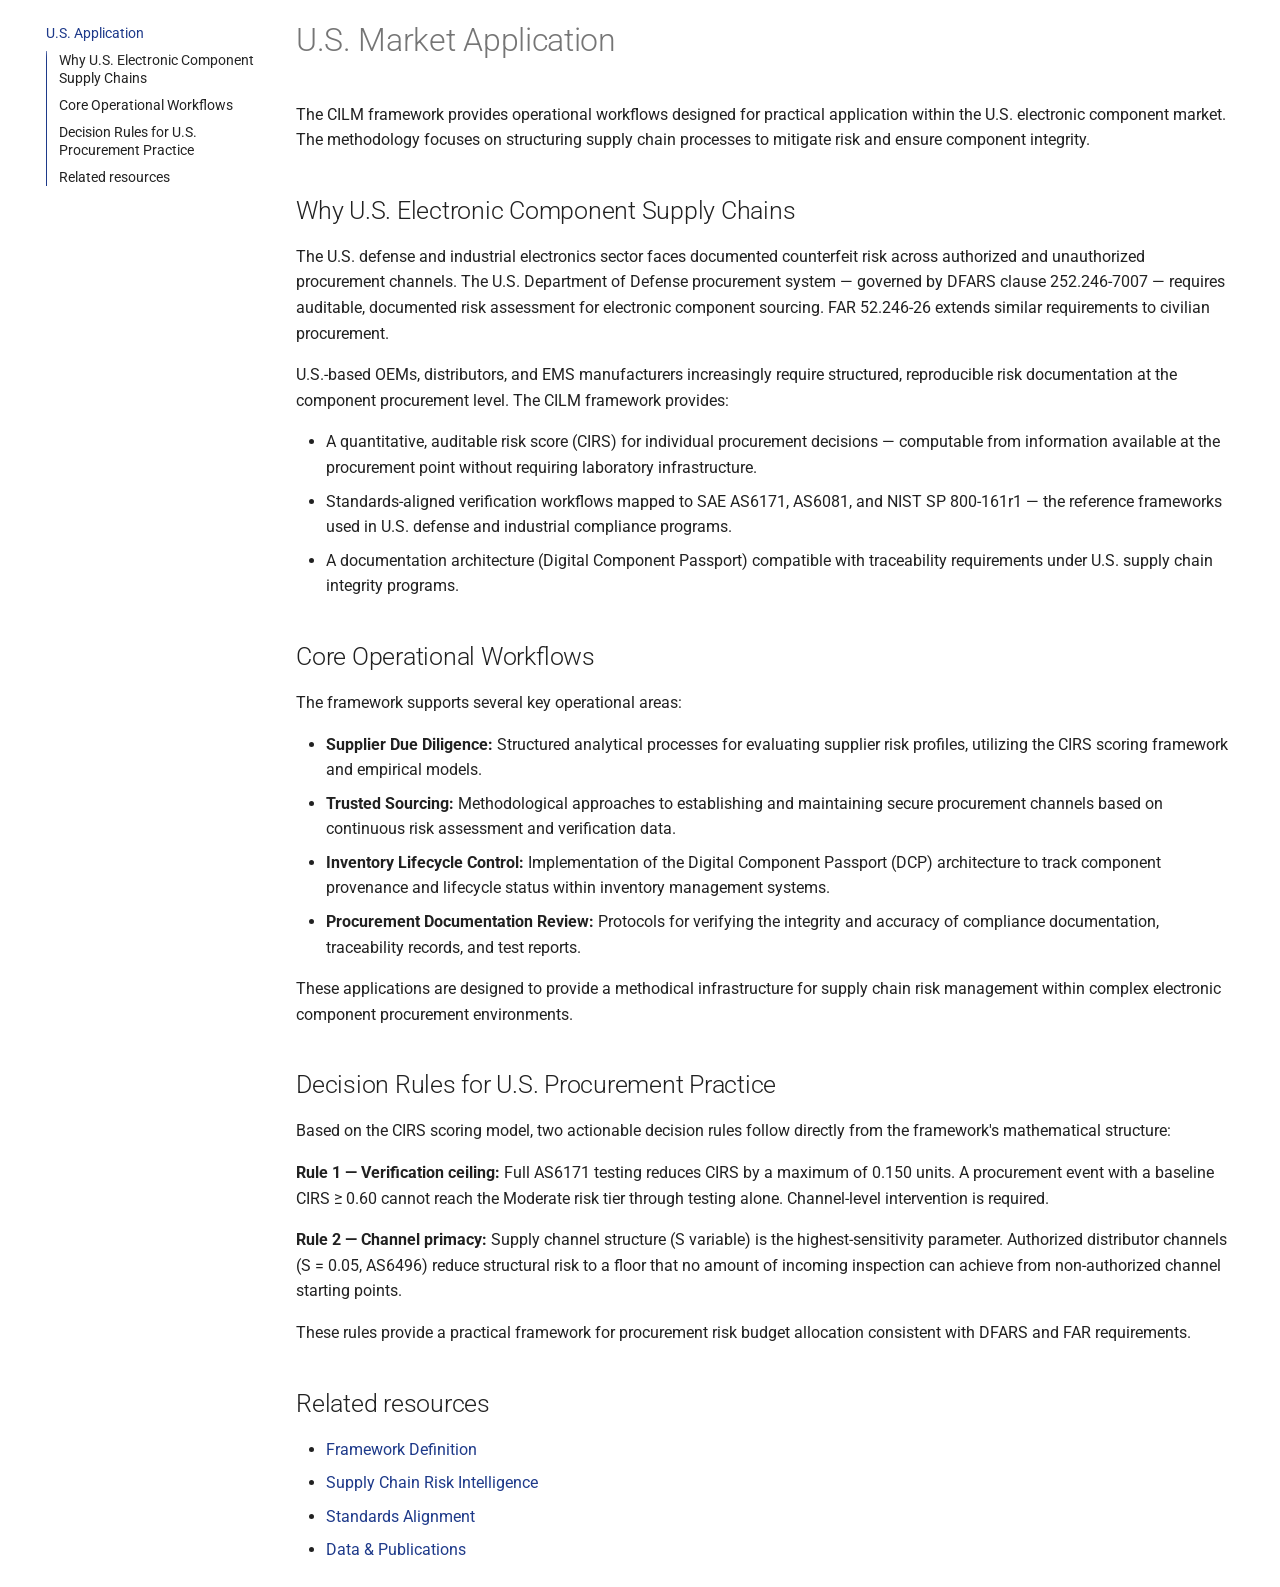
<file: us-application/index.html>
<!doctype html>
<html lang="en" class="no-js">
  <head>
    
      <meta charset="utf-8">
      <meta name="viewport" content="width=device-width,initial-scale=1">
      
      
      
        <link rel="canonical" href="https://cilm-standard.com/us-application/">
      
      
        <link rel="prev" href="../risk-intelligence/">
      
      
        <link rel="next" href="../data-and-publications/">
      
      
        
      
      
      <link rel="icon" href="../assets/images/favicon.png">
      <meta name="generator" content="mkdocs-1.6.1, mkdocs-material-9.7.6">
    
    
      
        <title>Practical U.S. Application - Component Integrity & Lifecycle Management (CILM)</title>
      
    
    
      <link rel="stylesheet" href="../assets/stylesheets/main.484c7ddc.min.css">
      
        
        <link rel="stylesheet" href="../assets/stylesheets/palette.ab4e12ef.min.css">
      
      


    
    
      
    
    
      
        
        
        <link rel="preconnect" href="https://fonts.gstatic.com" crossorigin>
        <link rel="stylesheet" href="https://fonts.googleapis.com/css?family=Roboto:300,300i,400,400i,700,700i%7CRoboto+Mono:400,400i,700,700i&display=fallback">
        <style>:root{--md-text-font:"Roboto";--md-code-font:"Roboto Mono"}</style>
      
    
    
      <link rel="stylesheet" href="../stylesheets/extra.css">
    
      <link rel="stylesheet" href="../stylesheets/cilm-home.css">
    
    <script>__md_scope=new URL("..",location),__md_hash=e=>[...e].reduce(((e,_)=>(e<<5)-e+_.charCodeAt(0)),0),__md_get=(e,_=localStorage,t=__md_scope)=>JSON.parse(_.getItem(t.pathname+"."+e)),__md_set=(e,_,t=localStorage,a=__md_scope)=>{try{t.setItem(a.pathname+"."+e,JSON.stringify(_))}catch(e){}}</script>
    
      

    
    
  </head>
  
  
    
    
      
    
    
    
    
    <body dir="ltr" data-md-color-scheme="default" data-md-color-primary="custom" data-md-color-accent="custom">
  
    
    <input class="md-toggle" data-md-toggle="drawer" type="checkbox" id="__drawer" autocomplete="off">
    <input class="md-toggle" data-md-toggle="search" type="checkbox" id="__search" autocomplete="off">
    <label class="md-overlay" for="__drawer"></label>
    <div data-md-component="skip">
      
        
        <a href="#us-market-application" class="md-skip">
          Skip to content
        </a>
      
    </div>
    <div data-md-component="announce">
      
    </div>
    
    
      

<header class="md-header" data-md-component="header">
  <nav class="md-header__inner md-grid" aria-label="Header">
    <a href=".." title="Component Integrity &amp; Lifecycle Management (CILM)" class="md-header__button md-logo" aria-label="Component Integrity & Lifecycle Management (CILM)" data-md-component="logo">
      
  <img src="../assets/images/cilm-mark-white.png" alt="logo">

    </a>
    <label class="md-header__button md-icon" for="__drawer">
      
      <svg xmlns="http://www.w3.org/2000/svg" viewBox="0 0 24 24"><path d="M3 6h18v2H3zm0 5h18v2H3zm0 5h18v2H3z"/></svg>
    </label>
    <div class="md-header__title" data-md-component="header-title">
      <div class="md-header__ellipsis">
        <div class="md-header__topic">
          <span class="md-ellipsis">
            Component Integrity & Lifecycle Management (CILM)
          </span>
        </div>
        <div class="md-header__topic" data-md-component="header-topic">
          <span class="md-ellipsis">
            
              Practical U.S. Application
            
          </span>
        </div>
      </div>
    </div>
    
      
        <form class="md-header__option" data-md-component="palette">
  
    
    
    
    <input class="md-option" data-md-color-media="" data-md-color-scheme="default" data-md-color-primary="custom" data-md-color-accent="custom"  aria-hidden="true"  type="radio" name="__palette" id="__palette_0">
    
  
</form>
      
    
    
      <script>var palette=__md_get("__palette");if(palette&&palette.color){if("(prefers-color-scheme)"===palette.color.media){var media=matchMedia("(prefers-color-scheme: light)"),input=document.querySelector(media.matches?"[data-md-color-media='(prefers-color-scheme: light)']":"[data-md-color-media='(prefers-color-scheme: dark)']");palette.color.media=input.getAttribute("data-md-color-media"),palette.color.scheme=input.getAttribute("data-md-color-scheme"),palette.color.primary=input.getAttribute("data-md-color-primary"),palette.color.accent=input.getAttribute("data-md-color-accent")}for(var[key,value]of Object.entries(palette.color))document.body.setAttribute("data-md-color-"+key,value)}</script>
    
    
    
      
      
        <label class="md-header__button md-icon" for="__search">
          
          <svg xmlns="http://www.w3.org/2000/svg" viewBox="0 0 24 24"><path d="M9.5 3A6.5 6.5 0 0 1 16 9.5c0 1.61-.59 3.09-1.56 4.23l.27.27h.79l5 5-1.5 1.5-5-5v-.79l-.27-.27A6.52 6.52 0 0 1 9.5 16 6.5 6.5 0 0 1 3 9.5 6.5 6.5 0 0 1 9.5 3m0 2C7 5 5 7 5 9.5S7 14 9.5 14 14 12 14 9.5 12 5 9.5 5"/></svg>
        </label>
        <div class="md-search" data-md-component="search" role="dialog">
  <label class="md-search__overlay" for="__search"></label>
  <div class="md-search__inner" role="search">
    <form class="md-search__form" name="search">
      <input type="text" class="md-search__input" name="query" aria-label="Search" placeholder="Search" autocapitalize="off" autocorrect="off" autocomplete="off" spellcheck="false" data-md-component="search-query" required>
      <label class="md-search__icon md-icon" for="__search">
        
        <svg xmlns="http://www.w3.org/2000/svg" viewBox="0 0 24 24"><path d="M9.5 3A6.5 6.5 0 0 1 16 9.5c0 1.61-.59 3.09-1.56 4.23l.27.27h.79l5 5-1.5 1.5-5-5v-.79l-.27-.27A6.52 6.52 0 0 1 9.5 16 6.5 6.5 0 0 1 3 9.5 6.5 6.5 0 0 1 9.5 3m0 2C7 5 5 7 5 9.5S7 14 9.5 14 14 12 14 9.5 12 5 9.5 5"/></svg>
        
        <svg xmlns="http://www.w3.org/2000/svg" viewBox="0 0 24 24"><path d="M20 11v2H8l5.5 5.5-1.42 1.42L4.16 12l7.92-7.92L13.5 5.5 8 11z"/></svg>
      </label>
      <nav class="md-search__options" aria-label="Search">
        
        <button type="reset" class="md-search__icon md-icon" title="Clear" aria-label="Clear" tabindex="-1">
          
          <svg xmlns="http://www.w3.org/2000/svg" viewBox="0 0 24 24"><path d="M19 6.41 17.59 5 12 10.59 6.41 5 5 6.41 10.59 12 5 17.59 6.41 19 12 13.41 17.59 19 19 17.59 13.41 12z"/></svg>
        </button>
      </nav>
      
    </form>
    <div class="md-search__output">
      <div class="md-search__scrollwrap" tabindex="0" data-md-scrollfix>
        <div class="md-search-result" data-md-component="search-result">
          <div class="md-search-result__meta">
            Initializing search
          </div>
          <ol class="md-search-result__list" role="presentation"></ol>
        </div>
      </div>
    </div>
  </div>
</div>
      
    
    
  </nav>
  
</header>
    
    <div class="md-container" data-md-component="container">
      
      
        
          
            
<nav class="md-tabs" aria-label="Tabs" data-md-component="tabs">
  <div class="md-grid">
    <ul class="md-tabs__list">
      
        
  
  
  
  
    <li class="md-tabs__item">
      <a href=".." class="md-tabs__link">
        
  
  
    
  
  Home

      </a>
    </li>
  

      
        
  
  
  
  
    
    
      <li class="md-tabs__item">
        <a href="../industry-context/" class="md-tabs__link">
          
  
  
  Context

        </a>
      </li>
    
  

      
        
  
  
  
  
    <li class="md-tabs__item">
      <a href="../framework/" class="md-tabs__link">
        
  
  
    
  
  Framework

      </a>
    </li>
  

      
        
  
  
  
  
    <li class="md-tabs__item">
      <a href="../standards-alignment/" class="md-tabs__link">
        
  
  
    
  
  Standards Alignment

      </a>
    </li>
  

      
        
  
  
  
  
    <li class="md-tabs__item">
      <a href="../risk-intelligence/" class="md-tabs__link">
        
  
  
    
  
  Risk Intelligence

      </a>
    </li>
  

      
        
  
  
  
    
  
  
    <li class="md-tabs__item md-tabs__item--active">
      <a href="./" class="md-tabs__link">
        
  
  
    
  
  U.S. Application

      </a>
    </li>
  

      
        
  
  
  
  
    <li class="md-tabs__item">
      <a href="../data-and-publications/" class="md-tabs__link">
        
  
  
    
  
  Data & Publications

      </a>
    </li>
  

      
        
  
  
  
  
    <li class="md-tabs__item">
      <a href="../about/" class="md-tabs__link">
        
  
  
    
  
  About

      </a>
    </li>
  

      
        
  
  
  
  
    <li class="md-tabs__item">
      <a href="../recognition/" class="md-tabs__link">
        
  
  
    
  
  Recognition

      </a>
    </li>
  

      
    </ul>
  </div>
</nav>
          
        
      
      <main class="md-main" data-md-component="main">
        <div class="md-main__inner md-grid">
          
            
              
              <div class="md-sidebar md-sidebar--primary" data-md-component="sidebar" data-md-type="navigation" >
                <div class="md-sidebar__scrollwrap">
                  <div class="md-sidebar__inner">
                    


  


  

<nav class="md-nav md-nav--primary md-nav--lifted md-nav--integrated" aria-label="Navigation" data-md-level="0">
  <label class="md-nav__title" for="__drawer">
    <a href=".." title="Component Integrity &amp; Lifecycle Management (CILM)" class="md-nav__button md-logo" aria-label="Component Integrity & Lifecycle Management (CILM)" data-md-component="logo">
      
  <img src="../assets/images/cilm-mark-white.png" alt="logo">

    </a>
    Component Integrity & Lifecycle Management (CILM)
  </label>
  
  <ul class="md-nav__list" data-md-scrollfix>
    
      
      
  
  
  
  
    <li class="md-nav__item">
      <a href=".." class="md-nav__link">
        
  
  
  <span class="md-ellipsis">
    
  
    Home
  

    
  </span>
  
  

      </a>
    </li>
  

    
      
      
  
  
  
  
    
    
    
    
      
      
        
      
    
    
    <li class="md-nav__item md-nav__item--nested">
      
        
        
        <input class="md-nav__toggle md-toggle " type="checkbox" id="__nav_2" >
        
          
          <label class="md-nav__link" for="__nav_2" id="__nav_2_label" tabindex="0">
            
  
  
  <span class="md-ellipsis">
    
  
    Context
  

    
  </span>
  
  

            <span class="md-nav__icon md-icon"></span>
          </label>
        
        <nav class="md-nav" data-md-level="1" aria-labelledby="__nav_2_label" aria-expanded="false">
          <label class="md-nav__title" for="__nav_2">
            <span class="md-nav__icon md-icon"></span>
            
  
    Context
  

          </label>
          <ul class="md-nav__list" data-md-scrollfix>
            
              
                
  
  
  
  
    <li class="md-nav__item">
      <a href="../industry-context/" class="md-nav__link">
        
  
  
  <span class="md-ellipsis">
    
  
    Industry Problem
  

    
  </span>
  
  

      </a>
    </li>
  

              
            
          </ul>
        </nav>
      
    </li>
  

    
      
      
  
  
  
  
    <li class="md-nav__item">
      <a href="../framework/" class="md-nav__link">
        
  
  
  <span class="md-ellipsis">
    
  
    Framework
  

    
  </span>
  
  

      </a>
    </li>
  

    
      
      
  
  
  
  
    <li class="md-nav__item">
      <a href="../standards-alignment/" class="md-nav__link">
        
  
  
  <span class="md-ellipsis">
    
  
    Standards Alignment
  

    
  </span>
  
  

      </a>
    </li>
  

    
      
      
  
  
  
  
    <li class="md-nav__item">
      <a href="../risk-intelligence/" class="md-nav__link">
        
  
  
  <span class="md-ellipsis">
    
  
    Risk Intelligence
  

    
  </span>
  
  

      </a>
    </li>
  

    
      
      
  
  
    
  
  
  
    <li class="md-nav__item md-nav__item--active">
      
      <input class="md-nav__toggle md-toggle" type="checkbox" id="__toc">
      
      
        
      
      
        <label class="md-nav__link md-nav__link--active" for="__toc">
          
  
  
  <span class="md-ellipsis">
    
  
    U.S. Application
  

    
  </span>
  
  

          <span class="md-nav__icon md-icon"></span>
        </label>
      
      <a href="./" class="md-nav__link md-nav__link--active">
        
  
  
  <span class="md-ellipsis">
    
  
    U.S. Application
  

    
  </span>
  
  

      </a>
      
        

<nav class="md-nav md-nav--secondary" aria-label="Table of contents">
  
  
  
    
  
  
    <label class="md-nav__title" for="__toc">
      <span class="md-nav__icon md-icon"></span>
      Table of contents
    </label>
    <ul class="md-nav__list" data-md-component="toc" data-md-scrollfix>
      
        <li class="md-nav__item">
  <a href="#why-us-electronic-component-supply-chains" class="md-nav__link">
    <span class="md-ellipsis">
      
        Why U.S. Electronic Component Supply Chains
      
    </span>
  </a>
  
</li>
      
        <li class="md-nav__item">
  <a href="#core-operational-workflows" class="md-nav__link">
    <span class="md-ellipsis">
      
        Core Operational Workflows
      
    </span>
  </a>
  
</li>
      
        <li class="md-nav__item">
  <a href="#decision-rules-for-us-procurement-practice" class="md-nav__link">
    <span class="md-ellipsis">
      
        Decision Rules for U.S. Procurement Practice
      
    </span>
  </a>
  
</li>
      
        <li class="md-nav__item">
  <a href="#related-resources" class="md-nav__link">
    <span class="md-ellipsis">
      
        Related resources
      
    </span>
  </a>
  
</li>
      
    </ul>
  
</nav>
      
    </li>
  

    
      
      
  
  
  
  
    <li class="md-nav__item">
      <a href="../data-and-publications/" class="md-nav__link">
        
  
  
  <span class="md-ellipsis">
    
  
    Data & Publications
  

    
  </span>
  
  

      </a>
    </li>
  

    
      
      
  
  
  
  
    <li class="md-nav__item">
      <a href="../about/" class="md-nav__link">
        
  
  
  <span class="md-ellipsis">
    
  
    About
  

    
  </span>
  
  

      </a>
    </li>
  

    
      
      
  
  
  
  
    <li class="md-nav__item">
      <a href="../recognition/" class="md-nav__link">
        
  
  
  <span class="md-ellipsis">
    
  
    Recognition
  

    
  </span>
  
  

      </a>
    </li>
  

    
  </ul>
</nav>
                  </div>
                </div>
              </div>
            
            
          
          
            <div class="md-content" data-md-component="content">
              
              <article class="md-content__inner md-typeset">
                
                  



<h1 id="us-market-application">U.S. Market Application<a class="headerlink" href="#us-market-application" title="Permanent link">&para;</a></h1>
<p>The CILM framework provides operational workflows designed for practical application within the U.S. electronic component market. The methodology focuses on structuring supply chain processes to mitigate risk and ensure component integrity.</p>
<h2 id="why-us-electronic-component-supply-chains">Why U.S. Electronic Component Supply Chains<a class="headerlink" href="#why-us-electronic-component-supply-chains" title="Permanent link">&para;</a></h2>
<p>The U.S. defense and industrial electronics sector faces documented
counterfeit risk across authorized and unauthorized procurement channels.
The U.S. Department of Defense procurement system — governed by DFARS
clause 252.246-7007 — requires auditable, documented risk assessment
for electronic component sourcing. FAR 52.246-26 extends similar
requirements to civilian procurement.</p>
<p>U.S.-based OEMs, distributors, and EMS manufacturers increasingly require
structured, reproducible risk documentation at the component procurement
level. The CILM framework provides:</p>
<ul>
<li>A quantitative, auditable risk score (CIRS) for individual
  procurement decisions — computable from information available
  at the procurement point without requiring laboratory infrastructure.</li>
<li>Standards-aligned verification workflows mapped to SAE AS6171,
  AS6081, and NIST SP 800-161r1 — the reference frameworks used
  in U.S. defense and industrial compliance programs.</li>
<li>A documentation architecture (Digital Component Passport) compatible
  with traceability requirements under U.S. supply chain integrity
  programs.</li>
</ul>
<h2 id="core-operational-workflows">Core Operational Workflows<a class="headerlink" href="#core-operational-workflows" title="Permanent link">&para;</a></h2>
<p>The framework supports several key operational areas:</p>
<ul>
<li><strong>Supplier Due Diligence:</strong> Structured analytical processes for evaluating supplier risk profiles, utilizing the CIRS scoring framework and empirical models.</li>
<li><strong>Trusted Sourcing:</strong> Methodological approaches to establishing and maintaining secure procurement channels based on continuous risk assessment and verification data.</li>
<li><strong>Inventory Lifecycle Control:</strong> Implementation of the Digital Component Passport (DCP) architecture to track component provenance and lifecycle status within inventory management systems.</li>
<li><strong>Procurement Documentation Review:</strong> Protocols for verifying the integrity and accuracy of compliance documentation, traceability records, and test reports.</li>
</ul>
<p>These applications are designed to provide a methodical infrastructure for supply chain risk management within complex electronic component procurement environments.</p>
<h2 id="decision-rules-for-us-procurement-practice">Decision Rules for U.S. Procurement Practice<a class="headerlink" href="#decision-rules-for-us-procurement-practice" title="Permanent link">&para;</a></h2>
<p>Based on the CIRS scoring model, two actionable decision rules
follow directly from the framework's mathematical structure:</p>
<p><strong>Rule 1 — Verification ceiling:</strong> Full AS6171 testing reduces
CIRS by a maximum of 0.150 units. A procurement event with a
baseline CIRS ≥ 0.60 cannot reach the Moderate risk tier through
testing alone. Channel-level intervention is required.</p>
<p><strong>Rule 2 — Channel primacy:</strong> Supply channel structure (S variable)
is the highest-sensitivity parameter. Authorized distributor channels
(S = 0.05, AS6496) reduce structural risk to a floor that no
amount of incoming inspection can achieve from non-authorized
channel starting points.</p>
<p>These rules provide a practical framework for procurement risk
budget allocation consistent with DFARS and FAR requirements.</p>
<h2 id="related-resources">Related resources<a class="headerlink" href="#related-resources" title="Permanent link">&para;</a></h2>
<ul>
<li><a href="../framework/">Framework Definition</a></li>
<li><a href="../risk-intelligence/">Supply Chain Risk Intelligence</a></li>
<li><a href="../standards-alignment/">Standards Alignment</a></li>
<li><a href="../data-and-publications/">Data &amp; Publications</a></li>
</ul>







  
  






                
              </article>
            </div>
          
          
<script>var target=document.getElementById(location.hash.slice(1));target&&target.name&&(target.checked=target.name.startsWith("__tabbed_"))</script>
        </div>
        
      </main>
      
        <footer class="md-footer">
  
  <div class="md-footer-meta md-typeset">
    <div class="md-footer-meta__inner md-grid">
      <div class="md-copyright">
  
    <div class="md-copyright__highlight">
      CILM is an independent methodology and is not affiliated with or endorsed by SAE, IEEE, NIST, or any U.S. government agency.

    </div>
  
  
    Made with
    <a href="https://squidfunk.github.io/mkdocs-material/" target="_blank" rel="noopener">
      Material for MkDocs
    </a>
  
</div>
      
    </div>
  </div>
</footer>
      
    </div>
    <div class="md-dialog" data-md-component="dialog">
      <div class="md-dialog__inner md-typeset"></div>
    </div>
    
    
    
      
      
      <script id="__config" type="application/json">{"annotate": null, "base": "..", "features": ["navigation.tabs", "navigation.sections", "toc.integrate"], "search": "../assets/javascripts/workers/search.2c215733.min.js", "tags": null, "translations": {"clipboard.copied": "Copied to clipboard", "clipboard.copy": "Copy to clipboard", "search.result.more.one": "1 more on this page", "search.result.more.other": "# more on this page", "search.result.none": "No matching documents", "search.result.one": "1 matching document", "search.result.other": "# matching documents", "search.result.placeholder": "Type to start searching", "search.result.term.missing": "Missing", "select.version": "Select version"}, "version": null}</script>
    
    
      <script src="../assets/javascripts/bundle.79ae519e.min.js"></script>
      
    
  </body>
</html>
</file>
<file: stylesheets/extra.css>
:root {
  --md-primary-fg-color: #1e3a8a;
  --md-primary-fg-color--light: #2d4fa8;
  --md-primary-fg-color--dark: #152d6e;
  --md-accent-fg-color: #1e3a8a;
}
.md-header {
  background-color: #1e3a8a;
}
.cilm-eyebrow {
  font-size: 11px;
  font-weight: 600;
  letter-spacing: .1em;
  text-transform: uppercase;
  color: #1e3a8a;
  margin-bottom: 0.5rem;
  display: block;
}
.cilm-hero-title {
  font-size: 2.4rem;
  font-weight: 700;
  line-height: 1.15;
  letter-spacing: -.02em;
  margin: 0.5rem 0 1.25rem;
  color: var(--md-default-fg-color);
}
.cilm-hero-title em {
  font-style: normal;
  color: #1e3a8a;
}
.cilm-pillars {
  display: grid;
  grid-template-columns: repeat(4, 1fr);
  border: 0.5px solid var(--md-default-fg-color--lightest, #e0e0e0);
  border-radius: 8px;
  overflow: hidden;
  margin: 2rem 0;
}
.cilm-pillar {
  padding: 1.5rem;
  border-right: 0.5px solid var(--md-default-fg-color--lightest, #e0e0e0);
}
.cilm-pillar:last-child {
  border-right: none;
}
.cilm-pillar h3 {
  font-size: 0.85rem;
  font-weight: 600;
  margin: 0.75rem 0 0.5rem;
  color: var(--md-default-fg-color);
}
.cilm-pillar p {
  font-size: 0.8rem;
  line-height: 1.6;
  color: var(--md-default-fg-color--light);
  margin: 0;
}
@media (max-width: 768px) {
  .cilm-pillars {
    grid-template-columns: 1fr 1fr;
  }
  .cilm-pillar:nth-child(2) {
    border-right: none;
  }
  .cilm-pillar {
    border-bottom: 0.5px solid var(--md-default-fg-color--lightest, #e0e0e0);
  }
}
/* Hide MkDocs Material header and nav — CILM uses custom header */
.md-header,
.md-tabs,
.md-breadcrumb {
  display: none !important;
}
.md-main__inner {
  margin-top: 0 !important;
}
.md-content {
  max-width: 100% !important;
  padding: 0 !important;
}
/* Hide MkDocs breadcrumb nav and footer */
.md-content__inner > nav,
.md-footer {
  display: none !important;
}
.md-content__inner > .md-typeset nav[aria-label="Breadcrumb"],
.md-content__inner > p:first-child:empty {
  display: none !important;
}
.md-content__inner > .md-typeset:first-child,
nav[aria-label="Breadcrumb"] 
{
  display: none !important;
}
</file>
<file: stylesheets/cilm-home.css>
:root {
  --cilm-navy: #0b2a4a;
  --cilm-blue: #1e3a8a;
  --cilm-blue-2: #123d72;
  --cilm-ice: #e6f1fb;
  --cilm-bg: #f8fbff;
  --cilm-surface: #ffffff;
  --cilm-soft: #f6f8fb;
  --cilm-line: #e5e7eb;
  --cilm-text: #101828;
  --cilm-muted: #5f6b7a;
  --cilm-faint: #a6afb8;
  --cilm-radius-lg: 18px;
  --cilm-radius-md: 12px;
  --cilm-shadow: 0 18px 50px rgba(11, 42, 74, .08);
  --cilm-font: Inter, Roboto, -apple-system, BlinkMacSystemFont, "Segoe UI", Arial, sans-serif;
}

.cilm-home {
  max-width: 1180px;
  margin: 0 auto;
  padding: 24px 28px 0;
  color: var(--cilm-text);
  font-family: var(--cilm-font);
  background: linear-gradient(180deg, #ffffff 0%, var(--cilm-bg) 100%);
}

.cilm-home a {
  color: var(--cilm-blue);
  text-decoration: none;
}

.cilm-home a:hover,
.cilm-home a:focus {
  text-decoration: underline;
}

.cilm-topbar {
  display: flex;
  align-items: center;
  justify-content: space-between;
  gap: 28px;
  padding: 20px 0 22px;
  border-bottom: 1px solid var(--cilm-line);
}

.cilm-brand {
  display: inline-flex;
  align-items: center;
  gap: 13px;
  min-width: 260px;
}

.cilm-brand img {
  width: 63px;
  height: 63px;
  flex: 0 0 auto;
}

.cilm-brand-lockup {
  display: flex;
  flex-direction: column;
  line-height: 1.05;
}

.cilm-brand-title {
  font-size: 34px;
  font-weight: 800;
  letter-spacing: .02em;
  color: var(--cilm-navy);
}

.cilm-brand-subtitle {
  margin-top: 3px;
  max-width: 230px;
  font-size: 12.5px;
  font-weight: 650;
  line-height: 1.18;
  color: var(--cilm-navy);
}

.cilm-nav {
  display: flex;
  align-items: center;
  justify-content: flex-end;
  gap: 34px;
  font-size: 15px;
  font-weight: 600;
  white-space: nowrap;
}

.cilm-hero {
  position: relative;
  overflow: hidden;
  padding: 58px 0 42px;
}

.cilm-hero-watermark {
  position: absolute;
  right: -8px;
  top: 34px;
  width: min(430px, 42vw);
  opacity: .06;
  pointer-events: none;
}

.cilm-eyebrow {
  margin-bottom: 19px;
  font-size: 13px;
  font-weight: 800;
  letter-spacing: .13em;
  text-transform: uppercase;
  color: var(--cilm-blue);
}

.cilm-hero-title {
  max-width: 650px;
  margin: 0 0 24px;
  font-size: clamp(42px, 5vw, 58px);
  font-weight: 760;
  line-height: 1.08;
  letter-spacing: -.035em;
  color: var(--cilm-text);
}

.cilm-hero-title em {
  color: var(--cilm-blue);
  font-style: normal;
}

.cilm-hero-subtitle {
  max-width: 735px;
  margin: 0 0 28px;
  font-size: 19px;
  line-height: 1.66;
  color: #303946;
}

.cilm-cta-row {
  display: flex;
  flex-wrap: wrap;
  gap: 16px;
  margin-bottom: 10px;
}

.cilm-button {
  display: inline-flex;
  align-items: center;
  gap: 10px;
  min-height: 52px;
  padding: 0 26px;
  border-radius: 9px;
  border: 1px solid var(--cilm-blue);
  font-size: 17px;
  font-weight: 760;
  line-height: 1;
  text-decoration: none !important;
  transition: transform .15s ease, box-shadow .15s ease, background-color .15s ease;
}

.cilm-button:hover,
.cilm-button:focus {
  transform: translateY(-1px);
  box-shadow: 0 12px 28px rgba(30, 58, 138, .14);
}

.cilm-button-primary {
  background: var(--cilm-blue);
  color: #fff !important;
}

.cilm-button-secondary {
  background: rgba(255,255,255,.74);
  color: var(--cilm-blue) !important;
}

.cilm-evidence-strip {
  display: grid;
  grid-template-columns: repeat(4, 1fr);
  margin: 18px 0 20px;
  overflow: hidden;
  border: 1px solid var(--cilm-line);
  border-radius: var(--cilm-radius-md);
  background: rgba(255,255,255,.92);
  box-shadow: 0 8px 30px rgba(11, 42, 74, .035);
}

.cilm-evidence-item {
  display: flex;
  align-items: center;
  gap: 14px;
  min-height: 91px;
  padding: 18px 25px;
  border-right: 1px solid var(--cilm-line);
}

.cilm-evidence-item:last-child {
  border-right: none;
}

.cilm-evidence-icon,
.cilm-card-icon,
.cilm-artifact-icon {
  display: inline-flex;
  align-items: center;
  justify-content: center;
  flex: 0 0 auto;
  color: var(--cilm-blue);
}

.cilm-evidence-icon svg {
  width: 32px;
  height: 32px;
  stroke-width: 1.9;
}

.cilm-evidence-label {
  margin-bottom: 4px;
  font-size: 11px;
  font-weight: 750;
  letter-spacing: .07em;
  text-transform: uppercase;
  color: var(--cilm-muted);
}

.cilm-evidence-value {
  font-size: 14.5px;
  font-weight: 800;
  line-height: 1.28;
  color: var(--cilm-blue);
}

.cilm-method-grid {
  display: grid;
  grid-template-columns: repeat(2, 1fr);
  gap: 1px;
  margin: 18px 0 36px;
  overflow: hidden;
  border: 1px solid var(--cilm-line);
  border-radius: var(--cilm-radius-lg);
  background: var(--cilm-line);
  box-shadow: var(--cilm-shadow);
}

.cilm-method-card {
  min-height: 260px;
  padding: 30px 36px;
  background: rgba(255,255,255,.78);
}

.cilm-card-top {
  display: flex;
  align-items: center;
  gap: 16px;
  margin-bottom: 20px;
}

.cilm-card-icon {
  width: 56px;
  height: 56px;
  border-radius: 14px;
  background: linear-gradient(180deg, #edf5ff 0%, #e6f1fb 100%);
}

.cilm-card-icon svg {
  width: 30px;
  height: 30px;
  stroke-width: 1.95;
}

.cilm-card-kicker {
  font-size: 13px;
  font-weight: 820;
  letter-spacing: .08em;
  text-transform: uppercase;
  color: var(--cilm-blue);
}

.cilm-card-title {
  margin: 0 0 14px;
  font-size: 24px;
  font-weight: 800;
  line-height: 1.2;
  color: #111827;
}

.cilm-card-body {
  max-width: 430px;
  margin: 0 0 18px;
  font-size: 16px;
  line-height: 1.67;
  color: #3b4654;
}

.cilm-card-proof {
  padding-top: 12px;
  border-top: 1px solid var(--cilm-line);
  font-size: 13px;
  font-weight: 760;
  line-height: 1.4;
  color: var(--cilm-blue);
}

.cilm-card-link {
  display: inline-flex;
  margin-top: 12px;
  font-size: 15px;
  font-weight: 720;
  text-decoration: underline;
  text-underline-offset: 3px;
}

.cilm-artifacts {
  margin: 6px 0 26px;
  padding: 0 34px 10px;
}

.cilm-artifacts-title {
  margin: 0 0 18px;
  font-size: 20px;
  font-weight: 800;
  color: #111827;
}

.cilm-artifact-table {
  width: 100%;
  border-collapse: collapse;
  font-size: 15.5px;
}

.cilm-artifact-table th {
  padding: 0 0 12px;
  border-bottom: 1px solid var(--cilm-line);
  color: var(--cilm-muted);
  font-size: 12px;
  font-weight: 800;
  letter-spacing: .08em;
  text-align: left;
  text-transform: uppercase;
}

.cilm-artifact-table td {
  padding: 14px 0;
  border-bottom: 1px solid var(--cilm-line);
  color: #111827;
  vertical-align: middle;
}

.cilm-artifact-name {
  display: flex;
  align-items: center;
  gap: 12px;
}

.cilm-artifact-icon svg {
  width: 24px;
  height: 24px;
  stroke-width: 1.9;
}

.cilm-disclaimer {
  display: flex;
  align-items: center;
  gap: 16px;
  margin: 22px -28px 0;
  padding: 21px 66px;
  border-top: 1px solid var(--cilm-line);
  background: linear-gradient(90deg, #eef5ff 0%, #f8fbff 100%);
  color: #1f2937;
  font-size: 14px;
  line-height: 1.55;
}

.cilm-disclaimer img {
  width: 38px;
  height: 38px;
}

.cilm-footer {
  display: flex;
  align-items: center;
  justify-content: space-between;
  gap: 24px;
  margin: 0 -28px;
  padding: 20px 66px;
  background: var(--cilm-blue);
  color: #fff;
  font-size: 14px;
}

.cilm-footer-links {
  display: flex;
  gap: 28px;
}

.cilm-footer a {
  color: #fff;
}

@media (max-width: 980px) {
  .cilm-home { padding: 18px 20px 0; }
  .cilm-topbar { align-items: flex-start; }
  .cilm-brand-title { font-size: 28px; }
  .cilm-nav { gap: 18px; font-size: 13.5px; }
  .cilm-evidence-strip { grid-template-columns: repeat(2, 1fr); }
  .cilm-evidence-item:nth-child(2) { border-right: none; }
  .cilm-evidence-item:nth-child(-n+2) { border-bottom: 1px solid var(--cilm-line); }
  .cilm-hero-watermark { width: 360px; right: -120px; opacity: .045; }
}

@media (max-width: 740px) {
  .cilm-home { padding: 14px 16px 0; }
  .cilm-topbar { gap: 16px; }
  .cilm-nav { display: none; }
  .cilm-brand img { width: 52px; height: 52px; }
  .cilm-brand-title { font-size: 25px; }
  .cilm-brand-subtitle { font-size: 11.2px; max-width: 210px; }
  .cilm-hero { padding: 38px 0 28px; }
  .cilm-eyebrow { font-size: 11.5px; }
  .cilm-hero-title { font-size: clamp(35px, 10vw, 48px); }
  .cilm-hero-subtitle { font-size: 16.5px; line-height: 1.58; }
  .cilm-cta-row { flex-direction: column; }
  .cilm-button { justify-content: center; width: 100%; }
  .cilm-evidence-strip { grid-template-columns: 1fr; }
  .cilm-evidence-item { border-right: none; border-bottom: 1px solid var(--cilm-line); }
  .cilm-evidence-item:last-child { border-bottom: none; }
  .cilm-method-grid { grid-template-columns: 1fr; }
  .cilm-method-card { min-height: auto; padding: 26px 24px; }
  .cilm-card-title { font-size: 22px; }
  .cilm-card-body { font-size: 15.5px; }
  .cilm-artifacts { padding: 0 6px 8px; overflow-x: auto; }
  .cilm-artifact-table { min-width: 620px; }
  .cilm-disclaimer { margin: 22px -16px 0; padding: 19px 24px; align-items: flex-start; }
  .cilm-footer { margin: 0 -16px; padding: 18px 24px; flex-direction: column; align-items: flex-start; }
  .cilm-footer-links { flex-wrap: wrap; gap: 16px; }
}

.cilm-hero {
  display: flex;
  align-items: center;
  gap: 40px;
  position: relative;
  overflow: hidden;
  padding: 58px 0 42px;
}

.cilm-hero-content {
  flex: 1;
  min-width: 0;
}

.cilm-hero-illustration-wrap {
  flex: 0 0 auto;
  width: min(420px, 40vw);
}

.cilm-hero-illustration {
  width: 100%;
  height: auto;
  opacity: .92;
  pointer-events: none;
  display: block;
}

.cilm-section-cards {
  display: grid;
  grid-template-columns: repeat(4, 1fr);
  gap: 1px;
  margin: 0 0 36px;
  overflow: hidden;
  border: 1px solid var(--cilm-line);
  border-radius: var(--cilm-radius-lg);
  background: var(--cilm-line);
  box-shadow: var(--cilm-shadow);
}

.cilm-section-card {
  display: flex;
  flex-direction: column;
  background: #ffffff;
}

.cilm-section-card-image {
  position: relative;
  height: 160px;
  overflow: hidden;
}

.cilm-section-card-image img:first-child {
  width: 100%;
  height: 100%;
  object-fit: cover;
  display: block;
}

.cilm-section-badge-img {
  position: absolute;
  bottom: 10px;
  right: 10px;
  width: 36px;
  height: 36px;
  opacity: .88;
}

.cilm-section-card-body {
  padding: 20px 24px;
  flex: 1;
  display: flex;
  flex-direction: column;
}

.cilm-section-card-title {
  font-size: 16px;
  font-weight: 800;
  color: #111827;
  margin: 0 0 8px;
}

.cilm-section-card-text {
  font-size: 13px;
  line-height: 1.6;
  color: #3b4654;
  margin: 0 0 auto;
}

.cilm-section-card-link {
  display: inline-flex;
  margin-top: 12px;
  font-size: 13px;
  font-weight: 700;
  color: var(--cilm-blue);
  text-decoration: underline;
  text-underline-offset: 3px;
}

@media (max-width: 980px) {
  .cilm-hero { flex-direction: column; gap: 24px; }
  .cilm-hero-illustration-wrap { width: 100%; max-width: 480px; }
  .cilm-section-cards { grid-template-columns: repeat(2, 1fr); }
}

@media (max-width: 740px) {
  .cilm-hero-illustration-wrap { display: none; }
  .cilm-section-cards { grid-template-columns: 1fr; }
}
</file>
<file: assets/stylesheets/main.484c7ddc.min.css>
@charset "UTF-8";html{-webkit-text-size-adjust:none;-moz-text-size-adjust:none;text-size-adjust:none;box-sizing:border-box}*,:after,:before{box-sizing:inherit}@media (prefers-reduced-motion){*,:after,:before{transition:none!important}}body{margin:0}a,button,input,label{-webkit-tap-highlight-color:transparent}a{color:inherit;text-decoration:none}hr{border:0;box-sizing:initial;display:block;height:.05rem;overflow:visible;padding:0}small{font-size:80%}sub,sup{line-height:1em}img{border-style:none}table{border-collapse:initial;border-spacing:0}td,th{font-weight:400;vertical-align:top}button{background:#0000;border:0;font-family:inherit;font-size:inherit;margin:0;padding:0}input{border:0;outline:none}:root{--md-primary-fg-color:#4051b5;--md-primary-fg-color--light:#5d6cc0;--md-primary-fg-color--dark:#303fa1;--md-primary-bg-color:#fff;--md-primary-bg-color--light:#ffffffb3;--md-accent-fg-color:#526cfe;--md-accent-fg-color--transparent:#526cfe1a;--md-accent-bg-color:#fff;--md-accent-bg-color--light:#ffffffb3}[data-md-color-scheme=default]{color-scheme:light}[data-md-color-scheme=default] img[src$="#gh-dark-mode-only"],[data-md-color-scheme=default] img[src$="#only-dark"]{display:none}:root,[data-md-color-scheme=default]{--md-hue:225deg;--md-default-fg-color:#000000de;--md-default-fg-color--light:#0000008a;--md-default-fg-color--lighter:#00000052;--md-default-fg-color--lightest:#00000012;--md-default-bg-color:#fff;--md-default-bg-color--light:#ffffffb3;--md-default-bg-color--lighter:#ffffff4d;--md-default-bg-color--lightest:#ffffff1f;--md-code-fg-color:#36464e;--md-code-bg-color:#f5f5f5;--md-code-bg-color--light:#f5f5f5b3;--md-code-bg-color--lighter:#f5f5f54d;--md-code-hl-color:#4287ff;--md-code-hl-color--light:#4287ff1a;--md-code-hl-number-color:#d52a2a;--md-code-hl-special-color:#db1457;--md-code-hl-function-color:#a846b9;--md-code-hl-constant-color:#6e59d9;--md-code-hl-keyword-color:#3f6ec6;--md-code-hl-string-color:#1c7d4d;--md-code-hl-name-color:var(--md-code-fg-color);--md-code-hl-operator-color:var(--md-default-fg-color--light);--md-code-hl-punctuation-color:var(--md-default-fg-color--light);--md-code-hl-comment-color:var(--md-default-fg-color--light);--md-code-hl-generic-color:var(--md-default-fg-color--light);--md-code-hl-variable-color:var(--md-default-fg-color--light);--md-typeset-color:var(--md-default-fg-color);--md-typeset-a-color:var(--md-primary-fg-color);--md-typeset-del-color:#f5503d26;--md-typeset-ins-color:#0bd57026;--md-typeset-kbd-color:#fafafa;--md-typeset-kbd-accent-color:#fff;--md-typeset-kbd-border-color:#b8b8b8;--md-typeset-mark-color:#ffff0080;--md-typeset-table-color:#0000001f;--md-typeset-table-color--light:rgba(0,0,0,.035);--md-admonition-fg-color:var(--md-default-fg-color);--md-admonition-bg-color:var(--md-default-bg-color);--md-warning-fg-color:#000000de;--md-warning-bg-color:#ff9;--md-footer-fg-color:#fff;--md-footer-fg-color--light:#ffffffb3;--md-footer-fg-color--lighter:#ffffff73;--md-footer-bg-color:#000000de;--md-footer-bg-color--dark:#00000052;--md-shadow-z1:0 0.2rem 0.5rem #0000000d,0 0 0.05rem #0000001a;--md-shadow-z2:0 0.2rem 0.5rem #0000001a,0 0 0.05rem #00000040;--md-shadow-z3:0 0.2rem 0.5rem #0003,0 0 0.05rem #00000059}.md-icon svg{fill:currentcolor;display:block;height:1.2rem;width:1.2rem}body{-webkit-font-smoothing:antialiased;-moz-osx-font-smoothing:grayscale;--md-text-font-family:var(--md-text-font,_),-apple-system,BlinkMacSystemFont,Helvetica,Arial,sans-serif;--md-code-font-family:var(--md-code-font,_),SFMono-Regular,Consolas,Menlo,monospace}aside,body,input{font-feature-settings:"kern","liga";color:var(--md-typeset-color);font-family:var(--md-text-font-family)}code,kbd,pre{font-feature-settings:"kern";font-family:var(--md-code-font-family)}:root{--md-typeset-table-sort-icon:url('data:image/svg+xml;charset=utf-8,<svg xmlns="http://www.w3.org/2000/svg" viewBox="0 0 24 24"><path d="m18 21-4-4h3V7h-3l4-4 4 4h-3v10h3M2 19v-2h10v2M2 13v-2h7v2M2 7V5h4v2z"/></svg>');--md-typeset-table-sort-icon--asc:url('data:image/svg+xml;charset=utf-8,<svg xmlns="http://www.w3.org/2000/svg" viewBox="0 0 24 24"><path d="M19 17h3l-4 4-4-4h3V3h2M2 17h10v2H2M6 5v2H2V5m0 6h7v2H2z"/></svg>');--md-typeset-table-sort-icon--desc:url('data:image/svg+xml;charset=utf-8,<svg xmlns="http://www.w3.org/2000/svg" viewBox="0 0 24 24"><path d="M19 7h3l-4-4-4 4h3v14h2M2 17h10v2H2M6 5v2H2V5m0 6h7v2H2z"/></svg>')}.md-typeset{-webkit-print-color-adjust:exact;color-adjust:exact;font-size:.8rem;line-height:1.6;overflow-wrap:break-word}@media print{.md-typeset{font-size:.68rem}}.md-typeset blockquote,.md-typeset dl,.md-typeset figure,.md-typeset ol,.md-typeset pre,.md-typeset ul{margin-bottom:1em;margin-top:1em}.md-typeset h1{color:var(--md-default-fg-color--light);font-size:2em;line-height:1.3;margin:0 0 1.25em}.md-typeset h1,.md-typeset h2{font-weight:300;letter-spacing:-.01em}.md-typeset h2{font-size:1.5625em;line-height:1.4;margin:1.6em 0 .64em}.md-typeset h3{font-size:1.25em;font-weight:400;letter-spacing:-.01em;line-height:1.5;margin:1.6em 0 .8em}.md-typeset h2+h3{margin-top:.8em}.md-typeset h4{font-weight:700;letter-spacing:-.01em;margin:1em 0}.md-typeset h5,.md-typeset h6{color:var(--md-default-fg-color--light);font-size:.8em;font-weight:700;letter-spacing:-.01em;margin:1.25em 0}.md-typeset h5{text-transform:uppercase}.md-typeset h5 code{text-transform:none}.md-typeset hr{border-bottom:.05rem solid var(--md-default-fg-color--lightest);display:flow-root;margin:1.5em 0}.md-typeset a{color:var(--md-typeset-a-color);word-break:break-word}.md-typeset a,.md-typeset a:before{transition:color 125ms}.md-typeset a:focus,.md-typeset a:hover{color:var(--md-accent-fg-color)}.md-typeset a:focus code,.md-typeset a:hover code{background-color:var(--md-accent-fg-color--transparent);color:var(--md-accent-fg-color)}.md-typeset a code{color:var(--md-typeset-a-color)}.md-typeset a.focus-visible{outline-color:var(--md-accent-fg-color);outline-offset:.2rem}.md-typeset code,.md-typeset kbd,.md-typeset pre{color:var(--md-code-fg-color);direction:ltr;font-variant-ligatures:none;transition:background-color 125ms}@media print{.md-typeset code,.md-typeset kbd,.md-typeset pre{white-space:pre-wrap}}.md-typeset code{background-color:var(--md-code-bg-color);border-radius:.1rem;-webkit-box-decoration-break:clone;box-decoration-break:clone;font-size:.85em;padding:0 .2941176471em;transition:color 125ms,background-color 125ms;word-break:break-word}.md-typeset code:not(.focus-visible){-webkit-tap-highlight-color:transparent;outline:none}.md-typeset pre{display:flow-root;line-height:1.4;position:relative}.md-typeset pre>code{-webkit-box-decoration-break:slice;box-decoration-break:slice;box-shadow:none;display:block;margin:0;outline-color:var(--md-accent-fg-color);overflow:auto;padding:.7720588235em 1.1764705882em;scrollbar-color:var(--md-default-fg-color--lighter) #0000;scrollbar-width:thin;touch-action:auto;word-break:normal}.md-typeset pre>code:hover{scrollbar-color:var(--md-accent-fg-color) #0000}.md-typeset pre>code::-webkit-scrollbar{height:.2rem;width:.2rem}.md-typeset pre>code::-webkit-scrollbar-thumb{background-color:var(--md-default-fg-color--lighter)}.md-typeset pre>code::-webkit-scrollbar-thumb:hover{background-color:var(--md-accent-fg-color)}.md-typeset kbd{background-color:var(--md-typeset-kbd-color);border-radius:.1rem;box-shadow:0 .1rem 0 .05rem var(--md-typeset-kbd-border-color),0 .1rem 0 var(--md-typeset-kbd-border-color),0 -.1rem .2rem var(--md-typeset-kbd-accent-color) inset;color:var(--md-default-fg-color);display:inline-block;font-size:.75em;padding:0 .6666666667em;vertical-align:text-top;word-break:break-word}.md-typeset mark{background-color:var(--md-typeset-mark-color);-webkit-box-decoration-break:clone;box-decoration-break:clone;color:inherit;word-break:break-word}.md-typeset abbr{cursor:help;text-decoration:none}.md-typeset [data-preview],.md-typeset abbr{border-bottom:.05rem dotted var(--md-default-fg-color--light)}.md-typeset small{opacity:.75}[dir=ltr] .md-typeset sub,[dir=ltr] .md-typeset sup{margin-left:.078125em}[dir=rtl] .md-typeset sub,[dir=rtl] .md-typeset sup{margin-right:.078125em}[dir=ltr] .md-typeset blockquote{padding-left:.6rem}[dir=rtl] .md-typeset blockquote{padding-right:.6rem}[dir=ltr] .md-typeset blockquote{border-left:.2rem solid var(--md-default-fg-color--lighter)}[dir=rtl] .md-typeset blockquote{border-right:.2rem solid var(--md-default-fg-color--lighter)}.md-typeset blockquote{color:var(--md-default-fg-color--light);margin-left:0;margin-right:0}.md-typeset ul{list-style-type:disc}.md-typeset ul[type]{list-style-type:revert-layer}[dir=ltr] .md-typeset ol,[dir=ltr] .md-typeset ul{margin-left:.625em}[dir=rtl] .md-typeset ol,[dir=rtl] .md-typeset ul{margin-right:.625em}.md-typeset ol,.md-typeset ul{padding:0}.md-typeset ol:not([hidden]),.md-typeset ul:not([hidden]){display:flow-root}.md-typeset ol ol,.md-typeset ul ol{list-style-type:lower-alpha}.md-typeset ol ol ol,.md-typeset ul ol ol{list-style-type:lower-roman}.md-typeset ol ol ol ol,.md-typeset ul ol ol ol{list-style-type:upper-alpha}.md-typeset ol ol ol ol ol,.md-typeset ul ol ol ol ol{list-style-type:upper-roman}.md-typeset ol[type],.md-typeset ul[type]{list-style-type:revert-layer}[dir=ltr] .md-typeset ol li,[dir=ltr] .md-typeset ul li{margin-left:1.25em}[dir=rtl] .md-typeset ol li,[dir=rtl] .md-typeset ul li{margin-right:1.25em}.md-typeset ol li,.md-typeset ul li{margin-bottom:.5em}.md-typeset ol li blockquote,.md-typeset ol li p,.md-typeset ul li blockquote,.md-typeset ul li p{margin:.5em 0}.md-typeset ol li:last-child,.md-typeset ul li:last-child{margin-bottom:0}[dir=ltr] .md-typeset ol li ol,[dir=ltr] .md-typeset ol li ul,[dir=ltr] .md-typeset ul li ol,[dir=ltr] .md-typeset ul li ul{margin-left:.625em}[dir=rtl] .md-typeset ol li ol,[dir=rtl] .md-typeset ol li ul,[dir=rtl] .md-typeset ul li ol,[dir=rtl] .md-typeset ul li ul{margin-right:.625em}.md-typeset ol li ol,.md-typeset ol li ul,.md-typeset ul li ol,.md-typeset ul li ul{margin-bottom:.5em;margin-top:.5em}[dir=ltr] .md-typeset dd{margin-left:1.875em}[dir=rtl] .md-typeset dd{margin-right:1.875em}.md-typeset dd{margin-bottom:1.5em;margin-top:1em}.md-typeset img,.md-typeset svg,.md-typeset video{height:auto;max-width:100%}.md-typeset img[align=left]{margin:1em 1em 1em 0}.md-typeset img[align=right]{margin:1em 0 1em 1em}.md-typeset img[align]:only-child{margin-top:0}.md-typeset figure{display:flow-root;margin:1em auto;max-width:100%;text-align:center;width:fit-content}.md-typeset figure img{display:block;margin:0 auto}.md-typeset figcaption{font-style:italic;margin:1em auto;max-width:24rem}.md-typeset iframe{max-width:100%}.md-typeset table:not([class]){background-color:var(--md-default-bg-color);border:.05rem solid var(--md-typeset-table-color);border-radius:.1rem;display:inline-block;font-size:.64rem;max-width:100%;overflow:auto;touch-action:auto}@media print{.md-typeset table:not([class]){display:table}}.md-typeset table:not([class])+*{margin-top:1.5em}.md-typeset table:not([class]) td>:first-child,.md-typeset table:not([class]) th>:first-child{margin-top:0}.md-typeset table:not([class]) td>:last-child,.md-typeset table:not([class]) th>:last-child{margin-bottom:0}.md-typeset table:not([class]) td:not([align]),.md-typeset table:not([class]) th:not([align]){text-align:left}[dir=rtl] .md-typeset table:not([class]) td:not([align]),[dir=rtl] .md-typeset table:not([class]) th:not([align]){text-align:right}.md-typeset table:not([class]) th{font-weight:700;min-width:5rem;padding:.9375em 1.25em;vertical-align:top}.md-typeset table:not([class]) td{border-top:.05rem solid var(--md-typeset-table-color);padding:.9375em 1.25em;vertical-align:top}.md-typeset table:not([class]) tbody tr{transition:background-color 125ms}.md-typeset table:not([class]) tbody tr:hover{background-color:var(--md-typeset-table-color--light);box-shadow:0 .05rem 0 var(--md-default-bg-color) inset}.md-typeset table:not([class]) a{word-break:normal}.md-typeset table th[role=columnheader]{cursor:pointer}[dir=ltr] .md-typeset table th[role=columnheader]:after{margin-left:.5em}[dir=rtl] .md-typeset table th[role=columnheader]:after{margin-right:.5em}.md-typeset table th[role=columnheader]:after{content:"";display:inline-block;height:1.2em;-webkit-mask-image:var(--md-typeset-table-sort-icon);mask-image:var(--md-typeset-table-sort-icon);-webkit-mask-repeat:no-repeat;mask-repeat:no-repeat;-webkit-mask-size:contain;mask-size:contain;transition:background-color 125ms;vertical-align:text-bottom;width:1.2em}.md-typeset table th[role=columnheader]:hover:after{background-color:var(--md-default-fg-color--lighter)}.md-typeset table th[role=columnheader][aria-sort=ascending]:after{background-color:var(--md-default-fg-color--light);-webkit-mask-image:var(--md-typeset-table-sort-icon--asc);mask-image:var(--md-typeset-table-sort-icon--asc)}.md-typeset table th[role=columnheader][aria-sort=descending]:after{background-color:var(--md-default-fg-color--light);-webkit-mask-image:var(--md-typeset-table-sort-icon--desc);mask-image:var(--md-typeset-table-sort-icon--desc)}.md-typeset__scrollwrap{margin:1em -.8rem;overflow-x:auto;touch-action:auto}.md-typeset__table{display:inline-block;margin-bottom:.5em;padding:0 .8rem}@media print{.md-typeset__table{display:block}}html .md-typeset__table table{display:table;margin:0;overflow:hidden;width:100%}@media screen and (max-width:44.984375em){.md-content__inner>pre{margin:1em -.8rem}.md-content__inner>pre code{border-radius:0}}.md-typeset .md-author{border-radius:100%;display:block;flex-shrink:0;height:1.6rem;overflow:hidden;position:relative;transition:color 125ms,transform 125ms;width:1.6rem}.md-typeset .md-author img{display:block}.md-typeset .md-author--more{background:var(--md-default-fg-color--lightest);color:var(--md-default-fg-color--lighter);font-size:.6rem;font-weight:700;line-height:1.6rem;text-align:center}.md-typeset .md-author--long{height:2.4rem;width:2.4rem}.md-typeset a.md-author{transform:scale(1)}.md-typeset a.md-author img{border-radius:100%;filter:grayscale(100%) opacity(75%);transition:filter 125ms}.md-typeset a.md-author:focus,.md-typeset a.md-author:hover{transform:scale(1.1);z-index:1}.md-typeset a.md-author:focus img,.md-typeset a.md-author:hover img{filter:grayscale(0)}.md-banner{background-color:var(--md-footer-bg-color);color:var(--md-footer-fg-color);overflow:auto}@media print{.md-banner{display:none}}.md-banner--warning{background-color:var(--md-warning-bg-color);color:var(--md-warning-fg-color)}.md-banner__inner{font-size:.7rem;margin:.6rem auto;padding:0 .8rem}[dir=ltr] .md-banner__button{float:right}[dir=rtl] .md-banner__button{float:left}.md-banner__button{color:inherit;cursor:pointer;transition:opacity .25s}.no-js .md-banner__button{display:none}.md-banner__button:hover{opacity:.7}html{font-size:125%;height:100%;overflow-x:hidden}@media screen and (min-width:100em){html{font-size:137.5%}}@media screen and (min-width:125em){html{font-size:150%}}body{background-color:var(--md-default-bg-color);display:flex;flex-direction:column;font-size:.5rem;min-height:100%;position:relative;width:100%}@media print{body{display:block}}@media screen and (max-width:59.984375em){body[data-md-scrolllock]{position:fixed}}.md-grid{margin-left:auto;margin-right:auto;max-width:61rem}.md-container{display:flex;flex-direction:column;flex-grow:1}@media print{.md-container{display:block}}.md-main{flex-grow:1}.md-main__inner{display:flex;height:100%;margin-top:1.5rem}.md-ellipsis{overflow:hidden;text-overflow:ellipsis}.md-toggle{display:none}.md-option{height:0;opacity:0;position:absolute;width:0}.md-option:checked+label:not([hidden]){display:block}.md-option.focus-visible+label{outline-color:var(--md-accent-fg-color);outline-style:auto}.md-skip{background-color:var(--md-default-fg-color);border-radius:.1rem;color:var(--md-default-bg-color);font-size:.64rem;margin:.5rem;opacity:0;outline-color:var(--md-accent-fg-color);padding:.3rem .5rem;position:fixed;transform:translateY(.4rem);z-index:-1}.md-skip:focus{opacity:1;transform:translateY(0);transition:transform .25s cubic-bezier(.4,0,.2,1),opacity 175ms 75ms;z-index:10}@page{margin:25mm}:root{--md-clipboard-icon:url('data:image/svg+xml;charset=utf-8,<svg xmlns="http://www.w3.org/2000/svg" viewBox="0 0 24 24"><path d="M19 21H8V7h11m0-2H8a2 2 0 0 0-2 2v14a2 2 0 0 0 2 2h11a2 2 0 0 0 2-2V7a2 2 0 0 0-2-2m-3-4H4a2 2 0 0 0-2 2v14h2V3h12z"/></svg>')}.md-clipboard{border-radius:.1rem;color:var(--md-default-fg-color--lightest);cursor:pointer;height:1.5em;outline-color:var(--md-accent-fg-color);outline-offset:.1rem;transition:color .25s;width:1.5em;z-index:1}@media print{.md-clipboard{display:none}}.md-clipboard:not(.focus-visible){-webkit-tap-highlight-color:transparent;outline:none}:hover>.md-clipboard{color:var(--md-default-fg-color--light)}.md-clipboard:focus,.md-clipboard:hover{color:var(--md-accent-fg-color)}.md-clipboard:after{background-color:currentcolor;content:"";display:block;height:1.125em;margin:0 auto;-webkit-mask-image:var(--md-clipboard-icon);mask-image:var(--md-clipboard-icon);-webkit-mask-position:center;mask-position:center;-webkit-mask-repeat:no-repeat;mask-repeat:no-repeat;-webkit-mask-size:contain;mask-size:contain;width:1.125em}.md-clipboard--inline{cursor:pointer}.md-clipboard--inline code{transition:color .25s,background-color .25s}.md-clipboard--inline:focus code,.md-clipboard--inline:hover code{background-color:var(--md-accent-fg-color--transparent);color:var(--md-accent-fg-color)}:root{--md-code-select-icon:url('data:image/svg+xml;charset=utf-8,<svg xmlns="http://www.w3.org/2000/svg" viewBox="0 0 24 24"><path d="M19 19h-4v2h4c1.1 0 2-.9 2-2v-4h-2m0-12h-4v2h4v4h2V5c0-1.1-.9-2-2-2M5 5h4V3H5c-1.1 0-2 .9-2 2v4h2m0 6H3v4c0 1.1.9 2 2 2h4v-2H5zm2-4h2v2H7zm4 0h2v2h-2zm4 0h2v2h-2zM7 7h2v2H7zm4 0h2v2h-2zm4 0h2v2h-2zm-8 8h2v2H7zm4 0h2v2h-2zm4 0h2v2h-2z"/></svg>');--md-code-copy-icon:url('data:image/svg+xml;charset=utf-8,<svg xmlns="http://www.w3.org/2000/svg" viewBox="0 0 24 24"><path d="M19 21H8V7h11m0-2H8a2 2 0 0 0-2 2v14a2 2 0 0 0 2 2h11a2 2 0 0 0 2-2V7a2 2 0 0 0-2-2m-3-4H4a2 2 0 0 0-2 2v14h2V3h12z"/></svg>')}.md-typeset .md-code__content{display:grid}.md-code__nav{background-color:var(--md-code-bg-color--lighter);border-radius:.1rem;display:flex;gap:.2rem;padding:.2rem;position:absolute;right:.25em;top:.25em;transition:background-color .25s;z-index:1}:hover>.md-code__nav{background-color:var(--md-code-bg-color--light)}.md-code__button{color:var(--md-default-fg-color--lightest);cursor:pointer;display:block;height:1.5em;outline-color:var(--md-accent-fg-color);outline-offset:.1rem;transition:color .25s;width:1.5em}:hover>*>.md-code__button{color:var(--md-default-fg-color--light)}.md-code__button.focus-visible,.md-code__button:hover{color:var(--md-accent-fg-color)}.md-code__button--active{color:var(--md-default-fg-color)!important}.md-code__button:after{background-color:currentcolor;content:"";display:block;height:1.125em;margin:0 auto;-webkit-mask-position:center;mask-position:center;-webkit-mask-repeat:no-repeat;mask-repeat:no-repeat;-webkit-mask-size:contain;mask-size:contain;width:1.125em}.md-code__button[data-md-type=select]:after{-webkit-mask-image:var(--md-code-select-icon);mask-image:var(--md-code-select-icon)}.md-code__button[data-md-type=copy]:after{-webkit-mask-image:var(--md-code-copy-icon);mask-image:var(--md-code-copy-icon)}@keyframes consent{0%{opacity:0;transform:translateY(100%)}to{opacity:1;transform:translateY(0)}}@keyframes overlay{0%{opacity:0}to{opacity:1}}.md-consent__overlay{animation:overlay .25s both;-webkit-backdrop-filter:blur(.1rem);backdrop-filter:blur(.1rem);background-color:#0000008a;height:100%;opacity:1;position:fixed;top:0;width:100%;z-index:5}.md-consent__inner{animation:consent .5s cubic-bezier(.1,.7,.1,1) both;background-color:var(--md-default-bg-color);border:0;border-radius:.1rem;bottom:0;box-shadow:0 0 .2rem #0000001a,0 .2rem .4rem #0003;max-height:100%;overflow:auto;padding:0;position:fixed;width:100%;z-index:5}.md-consent__form{padding:.8rem}.md-consent__settings{display:none;margin:1em 0}input:checked+.md-consent__settings{display:block}.md-consent__controls{margin-bottom:.8rem}.md-typeset .md-consent__controls .md-button{display:inline}@media screen and (max-width:44.984375em){.md-typeset .md-consent__controls .md-button{display:block;margin-top:.4rem;text-align:center;width:100%}}.md-consent label{cursor:pointer}.md-content{flex-grow:1;min-width:0}.md-content__inner{margin:0 .8rem 1.2rem;padding-top:.6rem}@media screen and (min-width:76.25em){[dir=ltr] .md-sidebar--primary:not([hidden])~.md-content>.md-content__inner{margin-left:1.2rem}[dir=ltr] .md-sidebar--secondary:not([hidden])~.md-content>.md-content__inner,[dir=rtl] .md-sidebar--primary:not([hidden])~.md-content>.md-content__inner{margin-right:1.2rem}[dir=rtl] .md-sidebar--secondary:not([hidden])~.md-content>.md-content__inner{margin-left:1.2rem}}.md-content__inner:before{content:"";display:block;height:.4rem}.md-content__inner>:last-child{margin-bottom:0}[dir=ltr] .md-content__button{float:right}[dir=rtl] .md-content__button{float:left}[dir=ltr] .md-content__button{margin-left:.4rem}[dir=rtl] .md-content__button{margin-right:.4rem}.md-content__button{margin:.4rem 0;padding:0}@media print{.md-content__button{display:none}}.md-typeset .md-content__button{color:var(--md-default-fg-color--lighter)}.md-content__button svg{display:inline;vertical-align:top}[dir=rtl] .md-content__button svg{transform:scaleX(-1)}[dir=ltr] .md-dialog{right:.8rem}[dir=rtl] .md-dialog{left:.8rem}.md-dialog{background-color:var(--md-default-fg-color);border-radius:.1rem;bottom:.8rem;box-shadow:var(--md-shadow-z3);min-width:11.1rem;opacity:0;padding:.4rem .6rem;pointer-events:none;position:fixed;transform:translateY(100%);transition:transform 0ms .4s,opacity .4s;z-index:4}@media print{.md-dialog{display:none}}.md-dialog--active{opacity:1;pointer-events:auto;transform:translateY(0);transition:transform .4s cubic-bezier(.075,.85,.175,1),opacity .4s}.md-dialog__inner{color:var(--md-default-bg-color);font-size:.7rem}.md-feedback{margin:2em 0 1em;text-align:center}.md-feedback fieldset{border:none;margin:0;padding:0}.md-feedback__title{font-weight:700;margin:1em auto}.md-feedback__inner{position:relative}.md-feedback__list{display:flex;flex-wrap:wrap;place-content:baseline center;position:relative}.md-feedback__list:hover .md-icon:not(:disabled){color:var(--md-default-fg-color--lighter)}:disabled .md-feedback__list{min-height:1.8rem}.md-feedback__icon{color:var(--md-default-fg-color--light);cursor:pointer;flex-shrink:0;margin:0 .1rem;transition:color 125ms}.md-feedback__icon:not(:disabled).md-icon:hover{color:var(--md-accent-fg-color)}.md-feedback__icon:disabled{color:var(--md-default-fg-color--lightest);pointer-events:none}.md-feedback__note{opacity:0;position:relative;transform:translateY(.4rem);transition:transform .4s cubic-bezier(.1,.7,.1,1),opacity .15s}.md-feedback__note>*{margin:0 auto;max-width:16rem}:disabled .md-feedback__note{opacity:1;transform:translateY(0)}@media print{.md-feedback{display:none}}.md-footer{background-color:var(--md-footer-bg-color);color:var(--md-footer-fg-color)}@media print{.md-footer{display:none}}.md-footer__inner{justify-content:space-between;overflow:auto;padding:.2rem}.md-footer__inner:not([hidden]){display:flex}.md-footer__link{align-items:end;display:flex;flex-grow:0.01;margin-bottom:.4rem;margin-top:1rem;max-width:100%;outline-color:var(--md-accent-fg-color);overflow:hidden;transition:opacity .25s}.md-footer__link:focus,.md-footer__link:hover{opacity:.7}[dir=rtl] .md-footer__link svg{transform:scaleX(-1)}@media screen and (max-width:44.984375em){.md-footer__link--prev{flex-shrink:0}.md-footer__link--prev .md-footer__title{display:none}}[dir=ltr] .md-footer__link--next{margin-left:auto}[dir=rtl] .md-footer__link--next{margin-right:auto}.md-footer__link--next{text-align:right}[dir=rtl] .md-footer__link--next{text-align:left}.md-footer__title{flex-grow:1;font-size:.9rem;margin-bottom:.7rem;max-width:calc(100% - 2.4rem);padding:0 1rem;white-space:nowrap}.md-footer__button{margin:.2rem;padding:.4rem}.md-footer__direction{font-size:.64rem;opacity:.7}.md-footer-meta{background-color:var(--md-footer-bg-color--dark)}.md-footer-meta__inner{display:flex;flex-wrap:wrap;justify-content:space-between;padding:.2rem}html .md-footer-meta.md-typeset a{color:var(--md-footer-fg-color--light)}html .md-footer-meta.md-typeset a:focus,html .md-footer-meta.md-typeset a:hover{color:var(--md-footer-fg-color)}.md-copyright{color:var(--md-footer-fg-color--lighter);font-size:.64rem;margin:auto .6rem;padding:.4rem 0;width:100%}@media screen and (min-width:45em){.md-copyright{width:auto}}.md-copyright__highlight{color:var(--md-footer-fg-color--light)}.md-social{display:inline-flex;gap:.2rem;margin:0 .4rem;padding:.2rem 0 .6rem}@media screen and (min-width:45em){.md-social{padding:.6rem 0}}.md-social__link{display:inline-block;height:1.6rem;text-align:center;width:1.6rem}.md-social__link:before{line-height:1.9}.md-social__link svg{fill:currentcolor;max-height:.8rem;vertical-align:-25%}.md-typeset .md-button{border:.1rem solid;border-radius:.1rem;color:var(--md-primary-fg-color);cursor:pointer;display:inline-block;font-weight:700;padding:.625em 2em;transition:color 125ms,background-color 125ms,border-color 125ms}.md-typeset .md-button--primary{background-color:var(--md-primary-fg-color);border-color:var(--md-primary-fg-color);color:var(--md-primary-bg-color)}.md-typeset .md-button:focus,.md-typeset .md-button:hover{background-color:var(--md-accent-fg-color);border-color:var(--md-accent-fg-color);color:var(--md-accent-bg-color)}[dir=ltr] .md-typeset .md-input{border-top-left-radius:.1rem}[dir=ltr] .md-typeset .md-input,[dir=rtl] .md-typeset .md-input{border-top-right-radius:.1rem}[dir=rtl] .md-typeset .md-input{border-top-left-radius:.1rem}.md-typeset .md-input{border-bottom:.1rem solid var(--md-default-fg-color--lighter);box-shadow:var(--md-shadow-z1);font-size:.8rem;height:1.8rem;padding:0 .6rem;transition:border .25s,box-shadow .25s}.md-typeset .md-input:focus,.md-typeset .md-input:hover{border-bottom-color:var(--md-accent-fg-color);box-shadow:var(--md-shadow-z2)}.md-typeset .md-input--stretch{width:100%}.md-header{background-color:var(--md-primary-fg-color);box-shadow:0 0 .2rem #0000,0 .2rem .4rem #0000;color:var(--md-primary-bg-color);display:block;left:0;position:sticky;right:0;top:0;z-index:4}@media print{.md-header{display:none}}.md-header[hidden]{transform:translateY(-100%);transition:transform .25s cubic-bezier(.8,0,.6,1),box-shadow .25s}.md-header--shadow{box-shadow:0 0 .2rem #0000001a,0 .2rem .4rem #0003;transition:transform .25s cubic-bezier(.1,.7,.1,1),box-shadow .25s}.md-header__inner{align-items:center;display:flex;padding:0 .2rem}.md-header__button{color:currentcolor;cursor:pointer;margin:.2rem;outline-color:var(--md-accent-fg-color);padding:.4rem;position:relative;transition:opacity .25s;vertical-align:middle;z-index:1}.md-header__button:hover{opacity:.7}.md-header__button:not([hidden]){display:inline-block}.md-header__button:not(.focus-visible){-webkit-tap-highlight-color:transparent;outline:none}.md-header__button.md-logo{margin:.2rem;padding:.4rem}@media screen and (max-width:76.234375em){.md-header__button.md-logo{display:none}}.md-header__button.md-logo img,.md-header__button.md-logo svg{fill:currentcolor;display:block;height:1.2rem;width:auto}@media screen and (min-width:60em){.md-header__button[for=__search]{display:none}}.no-js .md-header__button[for=__search]{display:none}[dir=rtl] .md-header__button[for=__search] svg{transform:scaleX(-1)}@media screen and (min-width:76.25em){.md-header__button[for=__drawer]{display:none}}.md-header__topic{display:flex;max-width:100%;position:absolute;transition:transform .4s cubic-bezier(.1,.7,.1,1),opacity .15s;white-space:nowrap}.md-header__topic+.md-header__topic{opacity:0;pointer-events:none;transform:translateX(1.25rem);transition:transform .4s cubic-bezier(1,.7,.1,.1),opacity .15s;z-index:-1}[dir=rtl] .md-header__topic+.md-header__topic{transform:translateX(-1.25rem)}.md-header__topic:first-child{font-weight:700}[dir=ltr] .md-header__title{margin-left:1rem;margin-right:.4rem}[dir=rtl] .md-header__title{margin-left:.4rem;margin-right:1rem}.md-header__title{flex-grow:1;font-size:.9rem;height:2.4rem;line-height:2.4rem}.md-header__title--active .md-header__topic{opacity:0;pointer-events:none;transform:translateX(-1.25rem);transition:transform .4s cubic-bezier(1,.7,.1,.1),opacity .15s;z-index:-1}[dir=rtl] .md-header__title--active .md-header__topic{transform:translateX(1.25rem)}.md-header__title--active .md-header__topic+.md-header__topic{opacity:1;pointer-events:auto;transform:translateX(0);transition:transform .4s cubic-bezier(.1,.7,.1,1),opacity .15s;z-index:0}.md-header__title>.md-header__ellipsis{height:100%;position:relative;width:100%}.md-header__option{display:flex;flex-shrink:0;max-width:100%;transition:max-width 0ms .25s,opacity .25s .25s;white-space:nowrap}[data-md-toggle=search]:checked~.md-header .md-header__option{max-width:0;opacity:0;transition:max-width 0ms,opacity 0ms}.md-header__option>input{bottom:0}.md-header__source{display:none}@media screen and (min-width:60em){[dir=ltr] .md-header__source{margin-left:1rem}[dir=rtl] .md-header__source{margin-right:1rem}.md-header__source{display:block;max-width:11.7rem;width:11.7rem}}@media screen and (min-width:76.25em){[dir=ltr] .md-header__source{margin-left:1.4rem}[dir=rtl] .md-header__source{margin-right:1.4rem}}.md-meta{color:var(--md-default-fg-color--light);font-size:.7rem;line-height:1.3}.md-meta__list{display:inline-flex;flex-wrap:wrap;list-style:none;margin:0;padding:0}.md-meta__item:not(:last-child):after{content:"·";margin-left:.2rem;margin-right:.2rem}.md-meta__link{color:var(--md-typeset-a-color)}.md-meta__link:focus,.md-meta__link:hover{color:var(--md-accent-fg-color)}.md-draft{background-color:#ff1744;border-radius:.125em;color:#fff;display:inline-block;font-weight:700;padding-left:.5714285714em;padding-right:.5714285714em}:root{--md-nav-icon--prev:url('data:image/svg+xml;charset=utf-8,<svg xmlns="http://www.w3.org/2000/svg" viewBox="0 0 24 24"><path d="M20 11v2H8l5.5 5.5-1.42 1.42L4.16 12l7.92-7.92L13.5 5.5 8 11z"/></svg>');--md-nav-icon--next:url('data:image/svg+xml;charset=utf-8,<svg xmlns="http://www.w3.org/2000/svg" viewBox="0 0 24 24"><path d="M8.59 16.58 13.17 12 8.59 7.41 10 6l6 6-6 6z"/></svg>');--md-toc-icon:url('data:image/svg+xml;charset=utf-8,<svg xmlns="http://www.w3.org/2000/svg" viewBox="0 0 24 24"><path d="M3 9h14V7H3zm0 4h14v-2H3zm0 4h14v-2H3zm16 0h2v-2h-2zm0-10v2h2V7zm0 6h2v-2h-2z"/></svg>')}.md-nav{font-size:.7rem;line-height:1.3}.md-nav__title{color:var(--md-default-fg-color--light);display:block;font-weight:700;overflow:hidden;padding:0 .6rem;text-overflow:ellipsis}.md-nav__title .md-nav__button{display:none}.md-nav__title .md-nav__button img{height:100%;width:auto}.md-nav__title .md-nav__button.md-logo img,.md-nav__title .md-nav__button.md-logo svg{fill:currentcolor;display:block;height:2.4rem;max-width:100%;object-fit:contain;width:auto}.md-nav__list{list-style:none;margin:0;padding:0}.md-nav__link{align-items:flex-start;display:flex;gap:.4rem;margin-top:.625em;scroll-snap-align:start;transition:color 125ms}.md-nav__link--passed,.md-nav__link--passed code{color:var(--md-default-fg-color--light)}.md-nav__item .md-nav__link--active,.md-nav__item .md-nav__link--active code{color:var(--md-typeset-a-color)}.md-nav__link .md-ellipsis{position:relative}.md-nav__link .md-ellipsis code{word-break:normal}[dir=ltr] .md-nav__link .md-icon:last-child{margin-left:auto}[dir=rtl] .md-nav__link .md-icon:last-child{margin-right:auto}.md-nav__link .md-typeset{font-size:.7rem;line-height:1.3}.md-nav__link svg{fill:currentcolor;flex-shrink:0;height:1.3em;position:relative}.md-nav__link[for]:focus,.md-nav__link[for]:hover,.md-nav__link[href]:focus,.md-nav__link[href]:hover{color:var(--md-accent-fg-color);cursor:pointer}.md-nav__link[for]:focus code,.md-nav__link[for]:hover code,.md-nav__link[href]:focus code,.md-nav__link[href]:hover code{background-color:var(--md-accent-fg-color--transparent);color:var(--md-accent-fg-color)}.md-nav__link.focus-visible{outline-color:var(--md-accent-fg-color);outline-offset:.2rem}.md-nav--primary .md-nav__link[for=__toc]{display:none}.md-nav--primary .md-nav__link[for=__toc] .md-icon:after{background-color:currentcolor;display:block;height:100%;-webkit-mask-image:var(--md-toc-icon);mask-image:var(--md-toc-icon);width:100%}.md-nav--primary .md-nav__link[for=__toc]~.md-nav{display:none}.md-nav__container>.md-nav__link{margin-top:0}.md-nav__container>.md-nav__link:first-child{flex-grow:1;min-width:0}.md-nav__icon{flex-shrink:0}.md-nav__source{display:none}@media screen and (max-width:76.234375em){.md-nav--primary,.md-nav--primary .md-nav{background-color:var(--md-default-bg-color);display:flex;flex-direction:column;height:100%;left:0;position:absolute;right:0;top:0;z-index:1}.md-nav--primary .md-nav__item,.md-nav--primary .md-nav__title{font-size:.8rem;line-height:1.5}.md-nav--primary .md-nav__title{background-color:var(--md-default-fg-color--lightest);color:var(--md-default-fg-color--light);cursor:pointer;height:5.6rem;line-height:2.4rem;padding:3rem .8rem .2rem;position:relative;white-space:nowrap}[dir=ltr] .md-nav--primary .md-nav__title .md-nav__icon{left:.4rem}[dir=rtl] .md-nav--primary .md-nav__title .md-nav__icon{right:.4rem}.md-nav--primary .md-nav__title .md-nav__icon{display:block;height:1.2rem;margin:.2rem;position:absolute;top:.4rem;width:1.2rem}.md-nav--primary .md-nav__title .md-nav__icon:after{background-color:currentcolor;content:"";display:block;height:100%;-webkit-mask-image:var(--md-nav-icon--prev);mask-image:var(--md-nav-icon--prev);-webkit-mask-position:center;mask-position:center;-webkit-mask-repeat:no-repeat;mask-repeat:no-repeat;-webkit-mask-size:contain;mask-size:contain;width:100%}.md-nav--primary .md-nav__title~.md-nav__list{background-color:var(--md-default-bg-color);box-shadow:0 .05rem 0 var(--md-default-fg-color--lightest) inset;overflow-y:auto;scroll-snap-type:y mandatory;touch-action:pan-y}.md-nav--primary .md-nav__title~.md-nav__list>:first-child{border-top:0}.md-nav--primary .md-nav__title[for=__drawer]{background-color:var(--md-primary-fg-color);color:var(--md-primary-bg-color);font-weight:700}.md-nav--primary .md-nav__title .md-logo{display:block;left:.2rem;margin:.2rem;padding:.4rem;position:absolute;right:.2rem;top:.2rem}.md-nav--primary .md-nav__list{flex:1}.md-nav--primary .md-nav__item{border-top:.05rem solid var(--md-default-fg-color--lightest)}.md-nav--primary .md-nav__item--active>.md-nav__link{color:var(--md-typeset-a-color)}.md-nav--primary .md-nav__item--active>.md-nav__link:focus,.md-nav--primary .md-nav__item--active>.md-nav__link:hover{color:var(--md-accent-fg-color)}.md-nav--primary .md-nav__link{margin-top:0;padding:.6rem .8rem}.md-nav--primary .md-nav__link svg{margin-top:.1em}.md-nav--primary .md-nav__link>.md-nav__link{padding:0}[dir=ltr] .md-nav--primary .md-nav__link .md-nav__icon{margin-right:-.2rem}[dir=rtl] .md-nav--primary .md-nav__link .md-nav__icon{margin-left:-.2rem}.md-nav--primary .md-nav__link .md-nav__icon{font-size:1.2rem;height:1.2rem;width:1.2rem}.md-nav--primary .md-nav__link .md-nav__icon:after{background-color:currentcolor;content:"";display:block;height:100%;-webkit-mask-image:var(--md-nav-icon--next);mask-image:var(--md-nav-icon--next);-webkit-mask-position:center;mask-position:center;-webkit-mask-repeat:no-repeat;mask-repeat:no-repeat;-webkit-mask-size:contain;mask-size:contain;width:100%}[dir=rtl] .md-nav--primary .md-nav__icon:after{transform:scale(-1)}.md-nav--primary .md-nav--secondary .md-nav{background-color:initial;position:static}[dir=ltr] .md-nav--primary .md-nav--secondary .md-nav .md-nav__link{padding-left:1.4rem}[dir=rtl] .md-nav--primary .md-nav--secondary .md-nav .md-nav__link{padding-right:1.4rem}[dir=ltr] .md-nav--primary .md-nav--secondary .md-nav .md-nav .md-nav__link{padding-left:2rem}[dir=rtl] .md-nav--primary .md-nav--secondary .md-nav .md-nav .md-nav__link{padding-right:2rem}[dir=ltr] .md-nav--primary .md-nav--secondary .md-nav .md-nav .md-nav .md-nav__link{padding-left:2.6rem}[dir=rtl] .md-nav--primary .md-nav--secondary .md-nav .md-nav .md-nav .md-nav__link{padding-right:2.6rem}[dir=ltr] .md-nav--primary .md-nav--secondary .md-nav .md-nav .md-nav .md-nav .md-nav__link{padding-left:3.2rem}[dir=rtl] .md-nav--primary .md-nav--secondary .md-nav .md-nav .md-nav .md-nav .md-nav__link{padding-right:3.2rem}.md-nav--secondary{background-color:initial}.md-nav__toggle~.md-nav{display:flex;opacity:0;transform:translateX(100%);transition:transform .25s cubic-bezier(.8,0,.6,1),opacity 125ms 50ms}[dir=rtl] .md-nav__toggle~.md-nav{transform:translateX(-100%)}.md-nav__toggle:checked~.md-nav{opacity:1;transform:translateX(0);transition:transform .25s cubic-bezier(.4,0,.2,1),opacity 125ms 125ms}.md-nav__toggle:checked~.md-nav>.md-nav__list{backface-visibility:hidden}}@media screen and (max-width:59.984375em){.md-nav--primary .md-nav__link[for=__toc]{display:flex}.md-nav--primary .md-nav__link[for=__toc] .md-icon:after{content:""}.md-nav--primary .md-nav__link[for=__toc]+.md-nav__link{display:none}.md-nav--primary .md-nav__link[for=__toc]~.md-nav{display:flex}.md-nav__source{background-color:var(--md-primary-fg-color--dark);color:var(--md-primary-bg-color);display:block;padding:0 .2rem}}@media screen and (min-width:60em) and (max-width:76.234375em){.md-nav--integrated .md-nav__link[for=__toc]{display:flex}.md-nav--integrated .md-nav__link[for=__toc] .md-icon:after{content:""}.md-nav--integrated .md-nav__link[for=__toc]+.md-nav__link{display:none}.md-nav--integrated .md-nav__link[for=__toc]~.md-nav{display:flex}}@media screen and (min-width:60em){.md-nav{margin-bottom:-.4rem}.md-nav--secondary .md-nav__title{background:var(--md-default-bg-color);box-shadow:0 0 .4rem .4rem var(--md-default-bg-color);position:sticky;top:0;z-index:1}.md-nav--secondary .md-nav__title[for=__toc]{scroll-snap-align:start}.md-nav--secondary .md-nav__title .md-nav__icon{display:none}[dir=ltr] .md-nav--secondary .md-nav__list{padding-left:.6rem}[dir=rtl] .md-nav--secondary .md-nav__list{padding-right:.6rem}.md-nav--secondary .md-nav__list{padding-bottom:.4rem}[dir=ltr] .md-nav--secondary .md-nav__item>.md-nav__link{margin-right:.4rem}[dir=rtl] .md-nav--secondary .md-nav__item>.md-nav__link{margin-left:.4rem}}@media screen and (min-width:76.25em){.md-nav{margin-bottom:-.4rem;transition:max-height .25s cubic-bezier(.86,0,.07,1)}.md-nav--primary .md-nav__title{background:var(--md-default-bg-color);box-shadow:0 0 .4rem .4rem var(--md-default-bg-color);position:sticky;top:0;z-index:1}.md-nav--primary .md-nav__title[for=__drawer]{scroll-snap-align:start}.md-nav--primary .md-nav__title .md-nav__icon{display:none}[dir=ltr] .md-nav--primary .md-nav__list{padding-left:.6rem}[dir=rtl] .md-nav--primary .md-nav__list{padding-right:.6rem}.md-nav--primary .md-nav__list{padding-bottom:.4rem}[dir=ltr] .md-nav--primary .md-nav__item>.md-nav__link{margin-right:.4rem}[dir=rtl] .md-nav--primary .md-nav__item>.md-nav__link{margin-left:.4rem}.md-nav__toggle~.md-nav{display:grid;grid-template-rows:minmax(.4rem,0fr);opacity:0;transition:grid-template-rows .25s cubic-bezier(.86,0,.07,1),opacity .25s,visibility 0ms .25s;visibility:collapse}.md-nav__toggle~.md-nav>.md-nav__list{overflow:hidden}.md-nav__toggle.md-toggle--indeterminate~.md-nav,.md-nav__toggle:checked~.md-nav{grid-template-rows:minmax(.4rem,1fr);opacity:1;transition:grid-template-rows .25s cubic-bezier(.86,0,.07,1),opacity .15s .1s,visibility 0ms;visibility:visible}.md-nav__toggle.md-toggle--indeterminate~.md-nav{transition:none}.md-nav__item--nested>.md-nav>.md-nav__title{display:none}.md-nav__item--section{display:block;margin:1.25em 0}.md-nav__item--section:last-child{margin-bottom:0}.md-nav__item--section>.md-nav__link{font-weight:700}.md-nav__item--section>.md-nav__link[for]{color:var(--md-default-fg-color--light)}.md-nav__item--section>.md-nav__link:not(.md-nav__container){pointer-events:none}.md-nav__item--section>.md-nav__link .md-icon,.md-nav__item--section>.md-nav__link>[for]{display:none}[dir=ltr] .md-nav__item--section>.md-nav{margin-left:-.6rem}[dir=rtl] .md-nav__item--section>.md-nav{margin-right:-.6rem}.md-nav__item--section>.md-nav{display:block;opacity:1;visibility:visible}.md-nav__item--section>.md-nav>.md-nav__list>.md-nav__item{padding:0}.md-nav__icon{border-radius:100%;height:.9rem;transition:background-color .25s;width:.9rem}.md-nav__icon:hover{background-color:var(--md-accent-fg-color--transparent)}.md-nav__icon:after{background-color:currentcolor;border-radius:100%;content:"";display:inline-block;height:100%;-webkit-mask-image:var(--md-nav-icon--next);mask-image:var(--md-nav-icon--next);-webkit-mask-position:center;mask-position:center;-webkit-mask-repeat:no-repeat;mask-repeat:no-repeat;-webkit-mask-size:contain;mask-size:contain;transition:transform .25s;vertical-align:-.1rem;width:100%}[dir=rtl] .md-nav__icon:after{transform:rotate(180deg)}.md-nav__item--nested .md-nav__toggle:checked~.md-nav__link .md-nav__icon:after,.md-nav__item--nested .md-toggle--indeterminate~.md-nav__link .md-nav__icon:after{transform:rotate(90deg)}.md-nav--lifted>.md-nav__list>.md-nav__item,.md-nav--lifted>.md-nav__title{display:none}.md-nav--lifted>.md-nav__list>.md-nav__item--active{display:block}.md-nav--lifted>.md-nav__list>.md-nav__item--active>.md-nav__link{background:var(--md-default-bg-color);box-shadow:0 0 .4rem .4rem var(--md-default-bg-color);margin-top:0;position:sticky;top:0;z-index:1}.md-nav--lifted>.md-nav__list>.md-nav__item--active>.md-nav__link:not(.md-nav__container){pointer-events:none}.md-nav--lifted>.md-nav__list>.md-nav__item--active.md-nav__item--section{margin:0}[dir=ltr] .md-nav--lifted>.md-nav__list>.md-nav__item>.md-nav:not(.md-nav--secondary){margin-left:-.6rem}[dir=rtl] .md-nav--lifted>.md-nav__list>.md-nav__item>.md-nav:not(.md-nav--secondary){margin-right:-.6rem}.md-nav--lifted>.md-nav__list>.md-nav__item>[for]{color:var(--md-default-fg-color--light)}.md-nav--lifted .md-nav[data-md-level="1"]{grid-template-rows:minmax(.4rem,1fr);opacity:1;visibility:visible}[dir=ltr] .md-nav--integrated>.md-nav__list>.md-nav__item--active .md-nav--secondary{border-left:.05rem solid var(--md-primary-fg-color)}[dir=rtl] .md-nav--integrated>.md-nav__list>.md-nav__item--active .md-nav--secondary{border-right:.05rem solid var(--md-primary-fg-color)}.md-nav--integrated>.md-nav__list>.md-nav__item--active .md-nav--secondary{display:block;margin-bottom:1.25em;opacity:1;visibility:visible}.md-nav--integrated>.md-nav__list>.md-nav__item--active .md-nav--secondary>.md-nav__list{overflow:visible;padding-bottom:0}.md-nav--integrated>.md-nav__list>.md-nav__item--active .md-nav--secondary>.md-nav__title{display:none}}.md-pagination{font-size:.8rem;font-weight:700;gap:.4rem}.md-pagination,.md-pagination>*{align-items:center;display:flex;justify-content:center}.md-pagination>*{border-radius:.2rem;height:1.8rem;min-width:1.8rem;text-align:center}.md-pagination__current{background-color:var(--md-default-fg-color--lightest);color:var(--md-default-fg-color--light)}.md-pagination__link{transition:color 125ms,background-color 125ms}.md-pagination__link:focus,.md-pagination__link:hover{background-color:var(--md-accent-fg-color--transparent);color:var(--md-accent-fg-color)}.md-pagination__link:focus svg,.md-pagination__link:hover svg{color:var(--md-accent-fg-color)}.md-pagination__link.focus-visible{outline-color:var(--md-accent-fg-color);outline-offset:.2rem}.md-pagination__link svg{fill:currentcolor;color:var(--md-default-fg-color--lighter);display:block;max-height:100%;width:1.2rem}:root{--md-path-icon:url('data:image/svg+xml;charset=utf-8,<svg xmlns="http://www.w3.org/2000/svg" viewBox="0 0 24 24"><path d="M8.59 16.58 13.17 12 8.59 7.41 10 6l6 6-6 6z"/></svg>')}.md-path{font-size:.7rem;margin:0 .8rem;overflow:auto;padding-top:1.2rem}.md-path:not([hidden]){display:block}@media screen and (min-width:76.25em){.md-path{margin:0 1.2rem}}.md-path__list{align-items:center;display:flex;gap:.2rem;list-style:none;margin:0;padding:0}.md-path__item:not(:first-child){display:inline-flex;gap:.2rem;white-space:nowrap}.md-path__item:not(:first-child):before{background-color:var(--md-default-fg-color--lighter);content:"";display:inline;height:.8rem;-webkit-mask-image:var(--md-path-icon);mask-image:var(--md-path-icon);width:.8rem}.md-path__link{align-items:center;color:var(--md-default-fg-color--light);display:flex}.md-path__link:focus,.md-path__link:hover{color:var(--md-accent-fg-color)}:root{--md-post-pin-icon:url('data:image/svg+xml;charset=utf-8,<svg xmlns="http://www.w3.org/2000/svg" viewBox="0 0 24 24"><path d="M16 12V4h1V2H7v2h1v8l-2 2v2h5.2v6h1.6v-6H18v-2z"/></svg>')}.md-post__back{border-bottom:.05rem solid var(--md-default-fg-color--lightest);margin-bottom:1.2rem;padding-bottom:1.2rem}@media screen and (max-width:76.234375em){.md-post__back{display:none}}[dir=rtl] .md-post__back svg{transform:scaleX(-1)}.md-post__authors{display:flex;flex-direction:column;gap:.6rem;margin:0 .6rem 1.2rem}.md-post .md-post__meta a{transition:color 125ms}.md-post .md-post__meta a:focus,.md-post .md-post__meta a:hover{color:var(--md-accent-fg-color)}.md-post__title{color:var(--md-default-fg-color--light);font-weight:700}.md-post--excerpt{margin-bottom:3.2rem}.md-post--excerpt .md-post__header{align-items:center;display:flex;gap:.6rem;min-height:1.6rem}.md-post--excerpt .md-post__authors{align-items:center;display:inline-flex;flex-direction:row;gap:.2rem;margin:0;min-height:2.4rem}[dir=ltr] .md-post--excerpt .md-post__meta .md-meta__list{margin-right:.4rem}[dir=rtl] .md-post--excerpt .md-post__meta .md-meta__list{margin-left:.4rem}.md-post--excerpt .md-post__content>:first-child{--md-scroll-margin:6rem;margin-top:0}.md-post>.md-nav--secondary{margin:1em 0}.md-pin{background:var(--md-default-fg-color--lightest);border-radius:1rem;margin-top:-.05rem;padding:.2rem}.md-pin:after{background-color:currentcolor;content:"";display:block;height:.6rem;margin:0 auto;-webkit-mask-image:var(--md-post-pin-icon);mask-image:var(--md-post-pin-icon);-webkit-mask-position:center;mask-position:center;-webkit-mask-repeat:no-repeat;mask-repeat:no-repeat;-webkit-mask-size:contain;mask-size:contain;width:.6rem}.md-profile{align-items:center;display:flex;font-size:.7rem;gap:.6rem;line-height:1.4;width:100%}.md-profile__description{flex-grow:1}.md-content--post{display:flex}@media screen and (max-width:76.234375em){.md-content--post{flex-flow:column-reverse}}.md-content--post>.md-content__inner{flex-grow:1;min-width:0}@media screen and (min-width:76.25em){[dir=ltr] .md-content--post>.md-content__inner{margin-left:1.2rem}[dir=rtl] .md-content--post>.md-content__inner{margin-right:1.2rem}}@media screen and (max-width:76.234375em){.md-sidebar.md-sidebar--post{padding:0;position:static;width:100%}.md-sidebar.md-sidebar--post .md-sidebar__scrollwrap{overflow:visible}.md-sidebar.md-sidebar--post .md-sidebar__inner{padding:0}.md-sidebar.md-sidebar--post .md-post__meta{margin-left:.6rem;margin-right:.6rem}.md-sidebar.md-sidebar--post .md-nav__item{border:none;display:inline}.md-sidebar.md-sidebar--post .md-nav__list{display:inline-flex;flex-wrap:wrap;gap:.6rem;padding-bottom:.6rem;padding-top:.6rem}.md-sidebar.md-sidebar--post .md-nav__link{padding:0}.md-sidebar.md-sidebar--post .md-nav{height:auto;margin-bottom:0;position:static}}:root{--md-progress-value:0;--md-progress-delay:400ms}.md-progress{background:var(--md-primary-bg-color);height:.075rem;opacity:min(clamp(0,var(--md-progress-value),1),clamp(0,100 - var(--md-progress-value),1));position:fixed;top:0;transform:scaleX(calc(var(--md-progress-value)*1%));transform-origin:left;transition:transform .5s cubic-bezier(.19,1,.22,1),opacity .25s var(--md-progress-delay);width:100%;z-index:4}:root{--md-search-result-icon:url('data:image/svg+xml;charset=utf-8,<svg xmlns="http://www.w3.org/2000/svg" viewBox="0 0 24 24"><path d="M14 2H6a2 2 0 0 0-2 2v16a2 2 0 0 0 2 2h7c-.41-.25-.8-.56-1.14-.9-.33-.33-.61-.7-.86-1.1H6V4h7v5h5v1.18c.71.16 1.39.43 2 .82V8zm6.31 16.9c1.33-2.11.69-4.9-1.4-6.22-2.11-1.33-4.91-.68-6.22 1.4-1.34 2.11-.69 4.89 1.4 6.22 1.46.93 3.32.93 4.79.02L22 23.39 23.39 22zm-3.81.1a2.5 2.5 0 0 1-2.5-2.5 2.5 2.5 0 0 1 2.5-2.5 2.5 2.5 0 0 1 2.5 2.5 2.5 2.5 0 0 1-2.5 2.5"/></svg>')}.md-search{position:relative}@media screen and (min-width:60em){.md-search{padding:.2rem 0}}.no-js .md-search{display:none}.md-search__overlay{opacity:0;z-index:1}@media screen and (max-width:59.984375em){[dir=ltr] .md-search__overlay{left:-2.2rem}[dir=rtl] .md-search__overlay{right:-2.2rem}.md-search__overlay{background-color:var(--md-default-bg-color);border-radius:1rem;height:2rem;overflow:hidden;pointer-events:none;position:absolute;top:-1rem;transform-origin:center;transition:transform .3s .1s,opacity .2s .2s;width:2rem}[data-md-toggle=search]:checked~.md-header .md-search__overlay{opacity:1;transition:transform .4s,opacity .1s}}@media screen and (min-width:60em){[dir=ltr] .md-search__overlay{left:0}[dir=rtl] .md-search__overlay{right:0}.md-search__overlay{background-color:#0000008a;cursor:pointer;height:0;position:fixed;top:0;transition:width 0ms .25s,height 0ms .25s,opacity .25s;width:0}[data-md-toggle=search]:checked~.md-header .md-search__overlay{height:200vh;opacity:1;transition:width 0ms,height 0ms,opacity .25s;width:100%}}@media screen and (max-width:29.984375em){[data-md-toggle=search]:checked~.md-header .md-search__overlay{transform:scale(45)}}@media screen and (min-width:30em) and (max-width:44.984375em){[data-md-toggle=search]:checked~.md-header .md-search__overlay{transform:scale(60)}}@media screen and (min-width:45em) and (max-width:59.984375em){[data-md-toggle=search]:checked~.md-header .md-search__overlay{transform:scale(75)}}.md-search__inner{backface-visibility:hidden}@media screen and (max-width:59.984375em){[dir=ltr] .md-search__inner{left:0}[dir=rtl] .md-search__inner{right:0}.md-search__inner{height:0;opacity:0;overflow:hidden;position:fixed;top:0;transform:translateX(5%);transition:width 0ms .3s,height 0ms .3s,transform .15s cubic-bezier(.4,0,.2,1) .15s,opacity .15s .15s;width:0;z-index:2}[dir=rtl] .md-search__inner{transform:translateX(-5%)}[data-md-toggle=search]:checked~.md-header .md-search__inner{height:100%;opacity:1;transform:translateX(0);transition:width 0ms 0ms,height 0ms 0ms,transform .15s cubic-bezier(.1,.7,.1,1) .15s,opacity .15s .15s;width:100%}}@media screen and (min-width:60em){[dir=ltr] .md-search__inner{float:right}[dir=rtl] .md-search__inner{float:left}.md-search__inner{padding:.1rem 0;position:relative;transition:width .25s cubic-bezier(.1,.7,.1,1);width:11.7rem}}@media screen and (min-width:60em) and (max-width:76.234375em){[data-md-toggle=search]:checked~.md-header .md-search__inner{width:23.4rem}}@media screen and (min-width:76.25em){[data-md-toggle=search]:checked~.md-header .md-search__inner{width:34.4rem}}.md-search__form{background-color:var(--md-default-bg-color);box-shadow:0 0 .6rem #0000;height:2.4rem;position:relative;transition:color .25s,background-color .25s;z-index:2}@media screen and (min-width:60em){.md-search__form{background-color:#00000042;border-radius:.1rem;height:1.8rem}.md-search__form:hover{background-color:#ffffff1f}}[data-md-toggle=search]:checked~.md-header .md-search__form{background-color:var(--md-default-bg-color);border-radius:.1rem .1rem 0 0;box-shadow:0 0 .6rem #00000012;color:var(--md-default-fg-color)}[dir=ltr] .md-search__input{padding-left:3.6rem;padding-right:2.2rem}[dir=rtl] .md-search__input{padding-left:2.2rem;padding-right:3.6rem}.md-search__input{background:#0000;font-size:.9rem;height:100%;position:relative;text-overflow:ellipsis;width:100%;z-index:2}.md-search__input::placeholder{transition:color .25s}.md-search__input::placeholder,.md-search__input~.md-search__icon{color:var(--md-default-fg-color--light)}.md-search__input::-ms-clear{display:none}@media screen and (max-width:59.984375em){.md-search__input{font-size:.9rem;height:2.4rem;width:100%}}@media screen and (min-width:60em){[dir=ltr] .md-search__input{padding-left:2.2rem}[dir=rtl] .md-search__input{padding-right:2.2rem}.md-search__input{color:inherit;font-size:.8rem}.md-search__input::placeholder{color:var(--md-primary-bg-color--light)}.md-search__input+.md-search__icon{color:var(--md-primary-bg-color)}[data-md-toggle=search]:checked~.md-header .md-search__input{text-overflow:clip}[data-md-toggle=search]:checked~.md-header .md-search__input+.md-search__icon{color:var(--md-default-fg-color--light)}[data-md-toggle=search]:checked~.md-header .md-search__input::placeholder{color:#0000}}.md-search__icon{cursor:pointer;display:inline-block;height:1.2rem;transition:color .25s,opacity .25s;width:1.2rem}.md-search__icon:hover{opacity:.7}[dir=ltr] .md-search__icon[for=__search]{left:.5rem}[dir=rtl] .md-search__icon[for=__search]{right:.5rem}.md-search__icon[for=__search]{position:absolute;top:.3rem;z-index:2}[dir=rtl] .md-search__icon[for=__search] svg{transform:scaleX(-1)}@media screen and (max-width:59.984375em){[dir=ltr] .md-search__icon[for=__search]{left:.8rem}[dir=rtl] .md-search__icon[for=__search]{right:.8rem}.md-search__icon[for=__search]{top:.6rem}.md-search__icon[for=__search] svg:first-child{display:none}}@media screen and (min-width:60em){.md-search__icon[for=__search]{pointer-events:none}.md-search__icon[for=__search] svg:last-child{display:none}}[dir=ltr] .md-search__options{right:.5rem}[dir=rtl] .md-search__options{left:.5rem}.md-search__options{pointer-events:none;position:absolute;top:.3rem;z-index:2}@media screen and (max-width:59.984375em){[dir=ltr] .md-search__options{right:.8rem}[dir=rtl] .md-search__options{left:.8rem}.md-search__options{top:.6rem}}[dir=ltr] .md-search__options>.md-icon{margin-left:.2rem}[dir=rtl] .md-search__options>.md-icon{margin-right:.2rem}.md-search__options>.md-icon{color:var(--md-default-fg-color--light);opacity:0;transform:scale(.75);transition:transform .15s cubic-bezier(.1,.7,.1,1),opacity .15s}.md-search__options>.md-icon:not(.focus-visible){-webkit-tap-highlight-color:transparent;outline:none}[data-md-toggle=search]:checked~.md-header .md-search__input:valid~.md-search__options>.md-icon{opacity:1;pointer-events:auto;transform:scale(1)}[data-md-toggle=search]:checked~.md-header .md-search__input:valid~.md-search__options>.md-icon:hover{opacity:.7}[dir=ltr] .md-search__suggest{padding-left:3.6rem;padding-right:2.2rem}[dir=rtl] .md-search__suggest{padding-left:2.2rem;padding-right:3.6rem}.md-search__suggest{align-items:center;color:var(--md-default-fg-color--lighter);display:flex;font-size:.9rem;height:100%;opacity:0;position:absolute;top:0;transition:opacity 50ms;white-space:nowrap;width:100%}@media screen and (min-width:60em){[dir=ltr] .md-search__suggest{padding-left:2.2rem}[dir=rtl] .md-search__suggest{padding-right:2.2rem}.md-search__suggest{font-size:.8rem}}[data-md-toggle=search]:checked~.md-header .md-search__suggest{opacity:1;transition:opacity .3s .1s}[dir=ltr] .md-search__output{border-bottom-left-radius:.1rem}[dir=ltr] .md-search__output,[dir=rtl] .md-search__output{border-bottom-right-radius:.1rem}[dir=rtl] .md-search__output{border-bottom-left-radius:.1rem}.md-search__output{overflow:hidden;position:absolute;width:100%;z-index:1}@media screen and (max-width:59.984375em){.md-search__output{bottom:0;top:2.4rem}}@media screen and (min-width:60em){.md-search__output{opacity:0;top:1.9rem;transition:opacity .4s}[data-md-toggle=search]:checked~.md-header .md-search__output{box-shadow:var(--md-shadow-z3);opacity:1}}.md-search__scrollwrap{backface-visibility:hidden;background-color:var(--md-default-bg-color);height:100%;overflow-y:auto;touch-action:pan-y}@media (-webkit-max-device-pixel-ratio:1),(max-resolution:1dppx){.md-search__scrollwrap{transform:translateZ(0)}}@media screen and (min-width:60em) and (max-width:76.234375em){.md-search__scrollwrap{width:23.4rem}}@media screen and (min-width:76.25em){.md-search__scrollwrap{width:34.4rem}}@media screen and (min-width:60em){.md-search__scrollwrap{max-height:0;scrollbar-color:var(--md-default-fg-color--lighter) #0000;scrollbar-width:thin}[data-md-toggle=search]:checked~.md-header .md-search__scrollwrap{max-height:75vh}.md-search__scrollwrap:hover{scrollbar-color:var(--md-accent-fg-color) #0000}.md-search__scrollwrap::-webkit-scrollbar{height:.2rem;width:.2rem}.md-search__scrollwrap::-webkit-scrollbar-thumb{background-color:var(--md-default-fg-color--lighter)}.md-search__scrollwrap::-webkit-scrollbar-thumb:hover{background-color:var(--md-accent-fg-color)}}.md-search-result{color:var(--md-default-fg-color);word-break:break-word}.md-search-result__meta{background-color:var(--md-default-fg-color--lightest);color:var(--md-default-fg-color--light);font-size:.64rem;line-height:1.8rem;padding:0 .8rem;scroll-snap-align:start}@media screen and (min-width:60em){[dir=ltr] .md-search-result__meta{padding-left:2.2rem}[dir=rtl] .md-search-result__meta{padding-right:2.2rem}}.md-search-result__list{list-style:none;margin:0;padding:0;-webkit-user-select:none;user-select:none}.md-search-result__item{box-shadow:0 -.05rem var(--md-default-fg-color--lightest)}.md-search-result__item:first-child{box-shadow:none}.md-search-result__link{display:block;outline:none;scroll-snap-align:start;transition:background-color .25s}.md-search-result__link:focus,.md-search-result__link:hover{background-color:var(--md-accent-fg-color--transparent)}.md-search-result__link:last-child p:last-child{margin-bottom:.6rem}.md-search-result__more>summary{cursor:pointer;display:block;outline:none;position:sticky;scroll-snap-align:start;top:0;z-index:1}.md-search-result__more>summary::marker{display:none}.md-search-result__more>summary::-webkit-details-marker{display:none}.md-search-result__more>summary>div{color:var(--md-typeset-a-color);font-size:.64rem;padding:.75em .8rem;transition:color .25s,background-color .25s}@media screen and (min-width:60em){[dir=ltr] .md-search-result__more>summary>div{padding-left:2.2rem}[dir=rtl] .md-search-result__more>summary>div{padding-right:2.2rem}}.md-search-result__more>summary:focus>div,.md-search-result__more>summary:hover>div{background-color:var(--md-accent-fg-color--transparent);color:var(--md-accent-fg-color)}.md-search-result__more[open]>summary{background-color:var(--md-default-bg-color)}.md-search-result__article{overflow:hidden;padding:0 .8rem;position:relative}@media screen and (min-width:60em){[dir=ltr] .md-search-result__article{padding-left:2.2rem}[dir=rtl] .md-search-result__article{padding-right:2.2rem}}[dir=ltr] .md-search-result__icon{left:0}[dir=rtl] .md-search-result__icon{right:0}.md-search-result__icon{color:var(--md-default-fg-color--light);height:1.2rem;margin:.5rem;position:absolute;width:1.2rem}@media screen and (max-width:59.984375em){.md-search-result__icon{display:none}}.md-search-result__icon:after{background-color:currentcolor;content:"";display:inline-block;height:100%;-webkit-mask-image:var(--md-search-result-icon);mask-image:var(--md-search-result-icon);-webkit-mask-position:center;mask-position:center;-webkit-mask-repeat:no-repeat;mask-repeat:no-repeat;-webkit-mask-size:contain;mask-size:contain;width:100%}[dir=rtl] .md-search-result__icon:after{transform:scaleX(-1)}.md-search-result .md-typeset{color:var(--md-default-fg-color--light);font-size:.64rem;line-height:1.6}.md-search-result .md-typeset h1{color:var(--md-default-fg-color);font-size:.8rem;font-weight:400;line-height:1.4;margin:.55rem 0}.md-search-result .md-typeset h1 mark{text-decoration:none}.md-search-result .md-typeset h2{color:var(--md-default-fg-color);font-size:.64rem;font-weight:700;line-height:1.6;margin:.5em 0}.md-search-result .md-typeset h2 mark{text-decoration:none}.md-search-result__terms{color:var(--md-default-fg-color);display:block;font-size:.64rem;font-style:italic;margin:.5em 0}.md-search-result mark{background-color:initial;color:var(--md-accent-fg-color);text-decoration:underline}.md-select{position:relative;z-index:1}.md-select__inner{background-color:var(--md-default-bg-color);border-radius:.1rem;box-shadow:var(--md-shadow-z2);color:var(--md-default-fg-color);left:50%;margin-top:.2rem;max-height:0;opacity:0;position:absolute;top:calc(100% - .2rem);transform:translate3d(-50%,.3rem,0);transition:transform .25s 375ms,opacity .25s .25s,max-height 0ms .5s}.md-select:focus-within .md-select__inner,.md-select:hover .md-select__inner{max-height:10rem;opacity:1;transform:translate3d(-50%,0,0);transition:transform .25s cubic-bezier(.1,.7,.1,1),opacity .25s,max-height 0ms}.md-select__inner:after{border-bottom:.2rem solid #0000;border-bottom-color:var(--md-default-bg-color);border-left:.2rem solid #0000;border-right:.2rem solid #0000;border-top:0;content:"";height:0;left:50%;margin-left:-.2rem;margin-top:-.2rem;position:absolute;top:0;width:0}.md-select__list{border-radius:.1rem;font-size:.8rem;list-style-type:none;margin:0;max-height:inherit;overflow:auto;padding:0}.md-select__item{line-height:1.8rem}[dir=ltr] .md-select__link{padding-left:.6rem;padding-right:1.2rem}[dir=rtl] .md-select__link{padding-left:1.2rem;padding-right:.6rem}.md-select__link{cursor:pointer;display:block;outline:none;scroll-snap-align:start;transition:background-color .25s,color .25s;width:100%}.md-select__link:focus,.md-select__link:hover{color:var(--md-accent-fg-color)}.md-select__link:focus{background-color:var(--md-default-fg-color--lightest)}.md-sidebar{align-self:flex-start;flex-shrink:0;padding:1.2rem 0;position:sticky;top:2.4rem;width:12.1rem}@media print{.md-sidebar{display:none}}@media screen and (max-width:76.234375em){[dir=ltr] .md-sidebar--primary{left:-12.1rem}[dir=rtl] .md-sidebar--primary{right:-12.1rem}.md-sidebar--primary{background-color:var(--md-default-bg-color);display:block;height:100%;position:fixed;top:0;transform:translateX(0);transition:transform .25s cubic-bezier(.4,0,.2,1),box-shadow .25s;width:12.1rem;z-index:5}[data-md-toggle=drawer]:checked~.md-container .md-sidebar--primary{box-shadow:var(--md-shadow-z3);transform:translateX(12.1rem)}[dir=rtl] [data-md-toggle=drawer]:checked~.md-container .md-sidebar--primary{transform:translateX(-12.1rem)}.md-sidebar--primary .md-sidebar__scrollwrap{bottom:0;left:0;margin:0;overflow:hidden;position:absolute;right:0;scroll-snap-type:none;top:0}}@media screen and (min-width:76.25em){.md-sidebar{height:0}.no-js .md-sidebar{height:auto}.md-header--lifted~.md-container .md-sidebar{top:4.8rem}}.md-sidebar--secondary{display:none;order:2}@media screen and (min-width:60em){.md-sidebar--secondary{height:0}.no-js .md-sidebar--secondary{height:auto}.md-sidebar--secondary:not([hidden]){display:block}.md-sidebar--secondary .md-sidebar__scrollwrap{touch-action:pan-y}}.md-sidebar__scrollwrap{backface-visibility:hidden;margin:0 .2rem;overflow-y:auto;scrollbar-color:var(--md-default-fg-color--lighter) #0000}@media screen and (min-width:60em){.md-sidebar__scrollwrap{scrollbar-gutter:stable;scrollbar-width:thin}}.md-sidebar__scrollwrap::-webkit-scrollbar{height:.2rem;width:.2rem}.md-sidebar__scrollwrap:focus-within,.md-sidebar__scrollwrap:hover{scrollbar-color:var(--md-accent-fg-color) #0000}.md-sidebar__scrollwrap:focus-within::-webkit-scrollbar-thumb,.md-sidebar__scrollwrap:hover::-webkit-scrollbar-thumb{background-color:var(--md-default-fg-color--lighter)}.md-sidebar__scrollwrap:focus-within::-webkit-scrollbar-thumb:hover,.md-sidebar__scrollwrap:hover::-webkit-scrollbar-thumb:hover{background-color:var(--md-accent-fg-color)}@supports selector(::-webkit-scrollbar){.md-sidebar__scrollwrap{scrollbar-gutter:auto}[dir=ltr] .md-sidebar__inner{padding-right:calc(100% - 11.5rem)}[dir=rtl] .md-sidebar__inner{padding-left:calc(100% - 11.5rem)}}@media screen and (max-width:76.234375em){.md-overlay{background-color:#0000008a;height:0;opacity:0;position:fixed;top:0;transition:width 0ms .25s,height 0ms .25s,opacity .25s;width:0;z-index:5}[data-md-toggle=drawer]:checked~.md-overlay{height:100%;opacity:1;transition:width 0ms,height 0ms,opacity .25s;width:100%}}@keyframes facts{0%{height:0}to{height:.65rem}}@keyframes fact{0%{opacity:0;transform:translateY(100%)}50%{opacity:0}to{opacity:1;transform:translateY(0)}}:root{--md-source-forks-icon:url('data:image/svg+xml;charset=utf-8,<svg xmlns="http://www.w3.org/2000/svg" viewBox="0 0 16 16"><path d="M5 5.372v.878c0 .414.336.75.75.75h4.5a.75.75 0 0 0 .75-.75v-.878a2.25 2.25 0 1 1 1.5 0v.878a2.25 2.25 0 0 1-2.25 2.25h-1.5v2.128a2.251 2.251 0 1 1-1.5 0V8.5h-1.5A2.25 2.25 0 0 1 3.5 6.25v-.878a2.25 2.25 0 1 1 1.5 0M5 3.25a.75.75 0 1 0-1.5 0 .75.75 0 0 0 1.5 0m6.75.75a.75.75 0 1 0 0-1.5.75.75 0 0 0 0 1.5m-3 8.75a.75.75 0 1 0-1.5 0 .75.75 0 0 0 1.5 0"/></svg>');--md-source-repositories-icon:url('data:image/svg+xml;charset=utf-8,<svg xmlns="http://www.w3.org/2000/svg" viewBox="0 0 16 16"><path d="M2 2.5A2.5 2.5 0 0 1 4.5 0h8.75a.75.75 0 0 1 .75.75v12.5a.75.75 0 0 1-.75.75h-2.5a.75.75 0 0 1 0-1.5h1.75v-2h-8a1 1 0 0 0-.714 1.7.75.75 0 1 1-1.072 1.05A2.5 2.5 0 0 1 2 11.5Zm10.5-1h-8a1 1 0 0 0-1 1v6.708A2.5 2.5 0 0 1 4.5 9h8ZM5 12.25a.25.25 0 0 1 .25-.25h3.5a.25.25 0 0 1 .25.25v3.25a.25.25 0 0 1-.4.2l-1.45-1.087a.25.25 0 0 0-.3 0L5.4 15.7a.25.25 0 0 1-.4-.2Z"/></svg>');--md-source-stars-icon:url('data:image/svg+xml;charset=utf-8,<svg xmlns="http://www.w3.org/2000/svg" viewBox="0 0 16 16"><path d="M8 .25a.75.75 0 0 1 .673.418l1.882 3.815 4.21.612a.75.75 0 0 1 .416 1.279l-3.046 2.97.719 4.192a.751.751 0 0 1-1.088.791L8 12.347l-3.766 1.98a.75.75 0 0 1-1.088-.79l.72-4.194L.818 6.374a.75.75 0 0 1 .416-1.28l4.21-.611L7.327.668A.75.75 0 0 1 8 .25m0 2.445L6.615 5.5a.75.75 0 0 1-.564.41l-3.097.45 2.24 2.184a.75.75 0 0 1 .216.664l-.528 3.084 2.769-1.456a.75.75 0 0 1 .698 0l2.77 1.456-.53-3.084a.75.75 0 0 1 .216-.664l2.24-2.183-3.096-.45a.75.75 0 0 1-.564-.41z"/></svg>');--md-source-version-icon:url('data:image/svg+xml;charset=utf-8,<svg xmlns="http://www.w3.org/2000/svg" viewBox="0 0 16 16"><path d="M1 7.775V2.75C1 1.784 1.784 1 2.75 1h5.025c.464 0 .91.184 1.238.513l6.25 6.25a1.75 1.75 0 0 1 0 2.474l-5.026 5.026a1.75 1.75 0 0 1-2.474 0l-6.25-6.25A1.75 1.75 0 0 1 1 7.775m1.5 0c0 .066.026.13.073.177l6.25 6.25a.25.25 0 0 0 .354 0l5.025-5.025a.25.25 0 0 0 0-.354l-6.25-6.25a.25.25 0 0 0-.177-.073H2.75a.25.25 0 0 0-.25.25ZM6 5a1 1 0 1 1 0 2 1 1 0 0 1 0-2"/></svg>')}.md-source{backface-visibility:hidden;display:block;font-size:.65rem;line-height:1.2;outline-color:var(--md-accent-fg-color);transition:opacity .25s;white-space:nowrap}.md-source:hover{opacity:.7}.md-source__icon{display:inline-block;height:2.4rem;vertical-align:middle;width:2rem}[dir=ltr] .md-source__icon svg{margin-left:.6rem}[dir=rtl] .md-source__icon svg{margin-right:.6rem}.md-source__icon svg{margin-top:.6rem}[dir=ltr] .md-source__icon+.md-source__repository{padding-left:2rem}[dir=rtl] .md-source__icon+.md-source__repository{padding-right:2rem}[dir=ltr] .md-source__icon+.md-source__repository{margin-left:-2rem}[dir=rtl] .md-source__icon+.md-source__repository{margin-right:-2rem}[dir=ltr] .md-source__repository{margin-left:.6rem}[dir=rtl] .md-source__repository{margin-right:.6rem}.md-source__repository{display:inline-block;max-width:calc(100% - 1.2rem);overflow:hidden;text-overflow:ellipsis;vertical-align:middle}.md-source__facts{display:flex;font-size:.55rem;gap:.4rem;list-style-type:none;margin:.1rem 0 0;opacity:.75;overflow:hidden;padding:0;width:100%}.md-source__repository--active .md-source__facts{animation:facts .25s ease-in}.md-source__fact{overflow:hidden;text-overflow:ellipsis}.md-source__repository--active .md-source__fact{animation:fact .4s ease-out}[dir=ltr] .md-source__fact:before{margin-right:.1rem}[dir=rtl] .md-source__fact:before{margin-left:.1rem}.md-source__fact:before{background-color:currentcolor;content:"";display:inline-block;height:.6rem;-webkit-mask-position:center;mask-position:center;-webkit-mask-repeat:no-repeat;mask-repeat:no-repeat;-webkit-mask-size:contain;mask-size:contain;vertical-align:text-top;width:.6rem}.md-source__fact:nth-child(1n+2){flex-shrink:0}.md-source__fact--version:before{-webkit-mask-image:var(--md-source-version-icon);mask-image:var(--md-source-version-icon)}.md-source__fact--stars:before{-webkit-mask-image:var(--md-source-stars-icon);mask-image:var(--md-source-stars-icon)}.md-source__fact--forks:before{-webkit-mask-image:var(--md-source-forks-icon);mask-image:var(--md-source-forks-icon)}.md-source__fact--repositories:before{-webkit-mask-image:var(--md-source-repositories-icon);mask-image:var(--md-source-repositories-icon)}.md-source-file{margin:1em 0}[dir=ltr] .md-source-file__fact{margin-right:.6rem}[dir=rtl] .md-source-file__fact{margin-left:.6rem}.md-source-file__fact{align-items:center;color:var(--md-default-fg-color--light);display:inline-flex;font-size:.68rem;gap:.3rem}.md-source-file__fact .md-icon{flex-shrink:0;margin-bottom:.05rem}[dir=ltr] .md-source-file__fact .md-author{float:left}[dir=rtl] .md-source-file__fact .md-author{float:right}.md-source-file__fact .md-author{margin-right:.2rem}.md-source-file__fact svg{width:.9rem}:root{--md-status:url('data:image/svg+xml;charset=utf-8,<svg xmlns="http://www.w3.org/2000/svg" viewBox="0 0 24 24"><path d="M11 9h2V7h-2m1 13c-4.41 0-8-3.59-8-8s3.59-8 8-8 8 3.59 8 8-3.59 8-8 8m0-18A10 10 0 0 0 2 12a10 10 0 0 0 10 10 10 10 0 0 0 10-10A10 10 0 0 0 12 2m-1 15h2v-6h-2z"/></svg>');--md-status--new:url('data:image/svg+xml;charset=utf-8,<svg xmlns="http://www.w3.org/2000/svg" viewBox="0 0 24 24"><path d="m23 12-2.44-2.78.34-3.68-3.61-.82-1.89-3.18L12 3 8.6 1.54 6.71 4.72l-3.61.81.34 3.68L1 12l2.44 2.78-.34 3.69 3.61.82 1.89 3.18L12 21l3.4 1.46 1.89-3.18 3.61-.82-.34-3.68zm-10 5h-2v-2h2zm0-4h-2V7h2z"/></svg>');--md-status--deprecated:url('data:image/svg+xml;charset=utf-8,<svg xmlns="http://www.w3.org/2000/svg" viewBox="0 0 24 24"><path d="M9 3v1H4v2h1v13a2 2 0 0 0 2 2h10a2 2 0 0 0 2-2V6h1V4h-5V3zm0 5h2v9H9zm4 0h2v9h-2z"/></svg>');--md-status--encrypted:url('data:image/svg+xml;charset=utf-8,<svg xmlns="http://www.w3.org/2000/svg" viewBox="0 0 24 24"><path d="M12 1 3 5v6c0 5.55 3.84 10.74 9 12 5.16-1.26 9-6.45 9-12V5zm0 6c1.4 0 2.8 1.1 2.8 2.5V11c.6 0 1.2.6 1.2 1.3v3.5c0 .6-.6 1.2-1.3 1.2H9.2c-.6 0-1.2-.6-1.2-1.3v-3.5c0-.6.6-1.2 1.2-1.2V9.5C9.2 8.1 10.6 7 12 7m0 1.2c-.8 0-1.5.5-1.5 1.3V11h3V9.5c0-.8-.7-1.3-1.5-1.3"/></svg>')}.md-status:after{background-color:var(--md-default-fg-color--light);content:"";display:inline-block;height:1.125em;-webkit-mask-image:var(--md-status);mask-image:var(--md-status);-webkit-mask-position:center;mask-position:center;-webkit-mask-repeat:no-repeat;mask-repeat:no-repeat;-webkit-mask-size:contain;mask-size:contain;vertical-align:text-bottom;width:1.125em}.md-status:hover:after{background-color:currentcolor}.md-status--new:after{-webkit-mask-image:var(--md-status--new);mask-image:var(--md-status--new)}.md-status--deprecated:after{-webkit-mask-image:var(--md-status--deprecated);mask-image:var(--md-status--deprecated)}.md-status--encrypted:after{-webkit-mask-image:var(--md-status--encrypted);mask-image:var(--md-status--encrypted)}.md-tabs{background-color:var(--md-primary-fg-color);color:var(--md-primary-bg-color);display:block;line-height:1.3;overflow:auto;width:100%;z-index:3}@media print{.md-tabs{display:none}}@media screen and (max-width:76.234375em){.md-tabs{display:none}}.md-tabs[hidden]{pointer-events:none}[dir=ltr] .md-tabs__list{margin-left:.2rem}[dir=rtl] .md-tabs__list{margin-right:.2rem}.md-tabs__list{contain:content;display:flex;list-style:none;margin:0;overflow:auto;padding:0;scrollbar-width:none;white-space:nowrap}.md-tabs__list::-webkit-scrollbar{display:none}.md-tabs__item{height:2.4rem;padding-left:.6rem;padding-right:.6rem}.md-tabs__item--active .md-tabs__link{color:inherit;opacity:1}.md-tabs__link{backface-visibility:hidden;display:flex;font-size:.7rem;margin-top:.8rem;opacity:.7;outline-color:var(--md-accent-fg-color);outline-offset:.2rem;transition:transform .4s cubic-bezier(.1,.7,.1,1),opacity .25s}.md-tabs__link:focus,.md-tabs__link:hover{color:inherit;opacity:1}[dir=ltr] .md-tabs__link svg{margin-right:.4rem}[dir=rtl] .md-tabs__link svg{margin-left:.4rem}.md-tabs__link svg{fill:currentcolor;height:1.3em}.md-tabs__item:nth-child(2) .md-tabs__link{transition-delay:20ms}.md-tabs__item:nth-child(3) .md-tabs__link{transition-delay:40ms}.md-tabs__item:nth-child(4) .md-tabs__link{transition-delay:60ms}.md-tabs__item:nth-child(5) .md-tabs__link{transition-delay:80ms}.md-tabs__item:nth-child(6) .md-tabs__link{transition-delay:.1s}.md-tabs__item:nth-child(7) .md-tabs__link{transition-delay:.12s}.md-tabs__item:nth-child(8) .md-tabs__link{transition-delay:.14s}.md-tabs__item:nth-child(9) .md-tabs__link{transition-delay:.16s}.md-tabs__item:nth-child(10) .md-tabs__link{transition-delay:.18s}.md-tabs__item:nth-child(11) .md-tabs__link{transition-delay:.2s}.md-tabs__item:nth-child(12) .md-tabs__link{transition-delay:.22s}.md-tabs__item:nth-child(13) .md-tabs__link{transition-delay:.24s}.md-tabs__item:nth-child(14) .md-tabs__link{transition-delay:.26s}.md-tabs__item:nth-child(15) .md-tabs__link{transition-delay:.28s}.md-tabs__item:nth-child(16) .md-tabs__link{transition-delay:.3s}.md-tabs[hidden] .md-tabs__link{opacity:0;transform:translateY(50%);transition:transform 0ms .1s,opacity .1s}:root{--md-tag-icon:url('data:image/svg+xml;charset=utf-8,<svg xmlns="http://www.w3.org/2000/svg" viewBox="0 0 24 24"><path d="m5.41 21 .71-4h-4l.35-2h4l1.06-6h-4l.35-2h4l.71-4h2l-.71 4h6l.71-4h2l-.71 4h4l-.35 2h-4l-1.06 6h4l-.35 2h-4l-.71 4h-2l.71-4h-6l-.71 4zM9.53 9l-1.06 6h6l1.06-6z"/></svg>')}.md-typeset .md-tags:not([hidden]){display:inline-flex;flex-wrap:wrap;gap:.5em;margin-bottom:.75em;margin-top:-.125em}.md-typeset .md-tag{align-items:center;background:var(--md-default-fg-color--lightest);border-radius:2.4rem;display:inline-flex;font-size:.64rem;font-size:min(.8em,.64rem);font-weight:700;gap:.5em;letter-spacing:normal;line-height:1.6;padding:.3125em .78125em}.md-typeset .md-tag[href]{-webkit-tap-highlight-color:transparent;color:inherit;outline:none;transition:color 125ms,background-color 125ms}.md-typeset .md-tag[href]:focus,.md-typeset .md-tag[href]:hover{background-color:var(--md-accent-fg-color);color:var(--md-accent-bg-color)}[id]>.md-typeset .md-tag{vertical-align:text-top}.md-typeset .md-tag-shadow{opacity:.5}.md-typeset .md-tag-icon:before{background-color:var(--md-default-fg-color--lighter);content:"";display:inline-block;height:1.2em;-webkit-mask-image:var(--md-tag-icon);mask-image:var(--md-tag-icon);-webkit-mask-position:center;mask-position:center;-webkit-mask-repeat:no-repeat;mask-repeat:no-repeat;-webkit-mask-size:contain;mask-size:contain;transition:background-color 125ms;vertical-align:text-bottom;width:1.2em}.md-typeset .md-tag-icon[href]:focus:before,.md-typeset .md-tag-icon[href]:hover:before{background-color:var(--md-accent-bg-color)}@keyframes pulse{0%{transform:scale(.95)}75%{transform:scale(1)}to{transform:scale(.95)}}:root{--md-annotation-bg-icon:url('data:image/svg+xml;charset=utf-8,<svg xmlns="http://www.w3.org/2000/svg" viewBox="0 0 24 24"><path d="M12 2A10 10 0 0 0 2 12a10 10 0 0 0 10 10 10 10 0 0 0 10-10A10 10 0 0 0 12 2"/></svg>');--md-annotation-icon:url('data:image/svg+xml;charset=utf-8,<svg xmlns="http://www.w3.org/2000/svg" viewBox="0 0 24 24"><path d="M17 13h-4v4h-2v-4H7v-2h4V7h2v4h4m-5-9A10 10 0 0 0 2 12a10 10 0 0 0 10 10 10 10 0 0 0 10-10A10 10 0 0 0 12 2"/></svg>')}.md-tooltip{backface-visibility:hidden;background-color:var(--md-default-bg-color);border-radius:.1rem;box-shadow:var(--md-shadow-z2);color:var(--md-default-fg-color);font-family:var(--md-text-font-family);left:clamp(var(--md-tooltip-0,0rem) + .8rem,var(--md-tooltip-x),100vw + var(--md-tooltip-0,0rem) + .8rem - var(--md-tooltip-width) - 2 * .8rem);max-width:calc(100vw - 1.6rem);opacity:0;position:absolute;top:var(--md-tooltip-y);transform:translateY(-.4rem);transition:transform 0ms .25s,opacity .25s,z-index .25s;width:var(--md-tooltip-width);z-index:0}.md-tooltip--active{opacity:1;transform:translateY(0);transition:transform .25s cubic-bezier(.1,.7,.1,1),opacity .25s,z-index 0ms;z-index:2}.md-tooltip--inline{font-weight:700;-webkit-user-select:none;user-select:none;width:auto}.md-tooltip--inline:not(.md-tooltip--active){transform:translateY(.2rem) scale(.9)}.md-tooltip--inline .md-tooltip__inner{font-size:.5rem;padding:.2rem .4rem}[hidden]+.md-tooltip--inline{display:none}.focus-visible>.md-tooltip,.md-tooltip:target{outline:var(--md-accent-fg-color) auto}.md-tooltip__inner{font-size:.64rem;padding:.8rem}.md-tooltip__inner.md-typeset>:first-child{margin-top:0}.md-tooltip__inner.md-typeset>:last-child{margin-bottom:0}.md-annotation{font-style:normal;font-weight:400;outline:none;text-align:initial;vertical-align:text-bottom;white-space:normal}[dir=rtl] .md-annotation{direction:rtl}code .md-annotation{font-family:var(--md-code-font-family);font-size:inherit}.md-annotation:not([hidden]){display:inline-block;line-height:1.25}.md-annotation__index{border-radius:.01px;cursor:pointer;display:inline-block;margin-left:.4ch;margin-right:.4ch;outline:none;overflow:hidden;position:relative;-webkit-user-select:none;user-select:none;vertical-align:text-top;z-index:0}.md-annotation .md-annotation__index{transition:z-index .25s}@media screen{.md-annotation__index{width:2.2ch}[data-md-visible]>.md-annotation__index{animation:pulse 2s infinite}.md-annotation__index:before{background:var(--md-default-bg-color);-webkit-mask-image:var(--md-annotation-bg-icon);mask-image:var(--md-annotation-bg-icon)}.md-annotation__index:after,.md-annotation__index:before{content:"";height:2.2ch;-webkit-mask-position:center;mask-position:center;-webkit-mask-repeat:no-repeat;mask-repeat:no-repeat;-webkit-mask-size:contain;mask-size:contain;position:absolute;top:-.1ch;width:2.2ch;z-index:-1}.md-annotation__index:after{background-color:var(--md-default-fg-color--lighter);-webkit-mask-image:var(--md-annotation-icon);mask-image:var(--md-annotation-icon);transform:scale(1.0001);transition:background-color .25s,transform .25s}.md-tooltip--active+.md-annotation__index:after{transform:rotate(45deg)}.md-tooltip--active+.md-annotation__index:after,:hover>.md-annotation__index:after{background-color:var(--md-accent-fg-color)}}.md-tooltip--active+.md-annotation__index{animation-play-state:paused;transition-duration:0ms;z-index:2}.md-annotation__index [data-md-annotation-id]{display:inline-block}@media print{.md-annotation__index [data-md-annotation-id]{background:var(--md-default-fg-color--lighter);border-radius:2ch;color:var(--md-default-bg-color);font-weight:700;padding:0 .6ch;white-space:nowrap}.md-annotation__index [data-md-annotation-id]:after{content:attr(data-md-annotation-id)}}.md-typeset .md-annotation-list{counter-reset:annotation;list-style:none!important}.md-typeset .md-annotation-list li{position:relative}[dir=ltr] .md-typeset .md-annotation-list li:before{left:-2.125em}[dir=rtl] .md-typeset .md-annotation-list li:before{right:-2.125em}.md-typeset .md-annotation-list li:before{background:var(--md-default-fg-color--lighter);border-radius:2ch;color:var(--md-default-bg-color);content:counter(annotation);counter-increment:annotation;font-size:.8875em;font-weight:700;height:2ch;line-height:1.25;min-width:2ch;padding:0 .6ch;position:absolute;text-align:center;top:.25em}:root{--md-tooltip-width:20rem;--md-tooltip-tail:0.3rem}.md-tooltip2{backface-visibility:hidden;color:var(--md-default-fg-color);font-family:var(--md-text-font-family);opacity:0;pointer-events:none;position:absolute;top:calc(var(--md-tooltip-host-y) + var(--md-tooltip-y));transform:translateY(-.4rem);transform-origin:calc(var(--md-tooltip-host-x) + var(--md-tooltip-x)) 0;transition:transform 0ms .25s,opacity .25s,z-index .25s;width:100%;z-index:0}.md-tooltip2:before{border-left:var(--md-tooltip-tail) solid #0000;border-right:var(--md-tooltip-tail) solid #0000;content:"";display:block;left:clamp(1.5 * .8rem,var(--md-tooltip-host-x) + var(--md-tooltip-x) - var(--md-tooltip-tail),100vw - 2 * var(--md-tooltip-tail) - 1.5 * .8rem);position:absolute;z-index:1}.md-tooltip2--top:before{border-top:var(--md-tooltip-tail) solid var(--md-default-bg-color);bottom:calc(var(--md-tooltip-tail)*-1 + .025rem);filter:drop-shadow(0 1px 0 hsla(0,0%,0%,.05))}.md-tooltip2--bottom:before{border-bottom:var(--md-tooltip-tail) solid var(--md-default-bg-color);filter:drop-shadow(0 -1px 0 hsla(0,0%,0%,.05));top:calc(var(--md-tooltip-tail)*-1 + .025rem)}.md-tooltip2--active{opacity:1;transform:translateY(0);transition:transform .4s cubic-bezier(0,1,.5,1),opacity .25s,z-index 0ms;z-index:2}.md-tooltip2__inner{scrollbar-gutter:stable;background-color:var(--md-default-bg-color);border-radius:.1rem;box-shadow:var(--md-shadow-z2);left:clamp(.8rem,var(--md-tooltip-host-x) - .8rem,100vw - var(--md-tooltip-width) - .8rem);max-height:40vh;max-width:calc(100vw - 1.6rem);position:relative;scrollbar-width:thin}.md-tooltip2__inner::-webkit-scrollbar{height:.2rem;width:.2rem}.md-tooltip2__inner::-webkit-scrollbar-thumb{background-color:var(--md-default-fg-color--lighter)}.md-tooltip2__inner::-webkit-scrollbar-thumb:hover{background-color:var(--md-accent-fg-color)}[role=dialog]>.md-tooltip2__inner{font-size:.64rem;overflow:auto;padding:0 .8rem;pointer-events:auto;width:var(--md-tooltip-width)}[role=dialog]>.md-tooltip2__inner:after,[role=dialog]>.md-tooltip2__inner:before{content:"";display:block;height:.8rem;position:sticky;width:100%;z-index:10}[role=dialog]>.md-tooltip2__inner:before{background:linear-gradient(var(--md-default-bg-color),#0000 75%);top:0}[role=dialog]>.md-tooltip2__inner:after{background:linear-gradient(#0000,var(--md-default-bg-color) 75%);bottom:0}[role=tooltip]>.md-tooltip2__inner{font-size:.5rem;font-weight:700;left:clamp(.8rem,var(--md-tooltip-host-x) + var(--md-tooltip-x) - var(--md-tooltip-width)/2,100vw - var(--md-tooltip-width) - .8rem);max-width:min(100vw - 2 * .8rem,400px);padding:.2rem .4rem;-webkit-user-select:none;user-select:none;width:fit-content}.md-tooltip2__inner.md-typeset>:first-child{margin-top:0}.md-tooltip2__inner.md-typeset>:last-child{margin-bottom:0}[dir=ltr] .md-top{margin-left:50%}[dir=rtl] .md-top{margin-right:50%}.md-top{background-color:var(--md-default-bg-color);border-radius:1.6rem;box-shadow:var(--md-shadow-z2);color:var(--md-default-fg-color--light);cursor:pointer;display:block;font-size:.7rem;outline:none;padding:.4rem .8rem;position:fixed;top:3.2rem;transform:translate(-50%);transition:color 125ms,background-color 125ms,transform 125ms cubic-bezier(.4,0,.2,1),opacity 125ms;z-index:2}@media print{.md-top{display:none}}[dir=rtl] .md-top{transform:translate(50%)}.md-top[hidden]{opacity:0;pointer-events:none;transform:translate(-50%,.2rem);transition-duration:0ms}[dir=rtl] .md-top[hidden]{transform:translate(50%,.2rem)}.md-top:focus,.md-top:hover{background-color:var(--md-accent-fg-color);color:var(--md-accent-bg-color)}.md-top svg{display:inline-block;vertical-align:-.5em}@keyframes hoverfix{0%{pointer-events:none}}:root{--md-version-icon:url('data:image/svg+xml;charset=utf-8,<svg xmlns="http://www.w3.org/2000/svg" viewBox="0 0 320 512"><!--! Font Awesome Free 7.1.0 by @fontawesome - https://fontawesome.com License - https://fontawesome.com/license/free (Icons: CC BY 4.0, Fonts: SIL OFL 1.1, Code: MIT License) Copyright 2025 Fonticons, Inc.--><path d="M140.3 376.8c12.6 10.2 31.1 9.5 42.8-2.2l128-128c9.2-9.2 11.9-22.9 6.9-34.9S301.4 192 288.5 192h-256c-12.9 0-24.6 7.8-29.6 19.8s-2.2 25.7 7 34.8l128 128z"/></svg>')}.md-version{flex-shrink:0;font-size:.8rem;height:2.4rem}[dir=ltr] .md-version__current{margin-left:1.4rem;margin-right:.4rem}[dir=rtl] .md-version__current{margin-left:.4rem;margin-right:1.4rem}.md-version__current{color:inherit;cursor:pointer;outline:none;position:relative;top:.05rem}[dir=ltr] .md-version__current:after{margin-left:.4rem}[dir=rtl] .md-version__current:after{margin-right:.4rem}.md-version__current:after{background-color:currentcolor;content:"";display:inline-block;height:.6rem;-webkit-mask-image:var(--md-version-icon);mask-image:var(--md-version-icon);-webkit-mask-position:center;mask-position:center;-webkit-mask-repeat:no-repeat;mask-repeat:no-repeat;-webkit-mask-size:contain;mask-size:contain;width:.4rem}.md-version__alias{margin-left:.3rem;opacity:.7}.md-version__list{background-color:var(--md-default-bg-color);border-radius:.1rem;box-shadow:var(--md-shadow-z2);color:var(--md-default-fg-color);list-style-type:none;margin:.2rem .8rem;max-height:0;opacity:0;overflow:auto;padding:0;position:absolute;scroll-snap-type:y mandatory;top:.15rem;transition:max-height 0ms .5s,opacity .25s .25s;z-index:3}.md-version:focus-within .md-version__list,.md-version:hover .md-version__list{max-height:10rem;opacity:1;transition:max-height 0ms,opacity .25s}@media (hover:none),(pointer:coarse){.md-version:hover .md-version__list{animation:hoverfix .25s forwards}.md-version:focus-within .md-version__list{animation:none}}.md-version__item{line-height:1.8rem}[dir=ltr] .md-version__link{padding-left:.6rem;padding-right:1.2rem}[dir=rtl] .md-version__link{padding-left:1.2rem;padding-right:.6rem}.md-version__link{cursor:pointer;display:block;outline:none;scroll-snap-align:start;transition:color .25s,background-color .25s;white-space:nowrap;width:100%}.md-version__link:focus,.md-version__link:hover{color:var(--md-accent-fg-color)}.md-version__link:focus{background-color:var(--md-default-fg-color--lightest)}:root{--md-admonition-icon--note:url('data:image/svg+xml;charset=utf-8,<svg xmlns="http://www.w3.org/2000/svg" viewBox="0 0 24 24"><path d="M12 2C6.47 2 2 6.47 2 12s4.47 10 10 10 10-4.47 10-10S17.53 2 12 2m3.1 5.07c.14 0 .28.05.4.16l1.27 1.27c.23.22.23.57 0 .78l-1 1-2.05-2.05 1-1c.1-.11.24-.16.38-.16m-1.97 1.74 2.06 2.06-6.06 6.06H7.07v-2.06z"/></svg>');--md-admonition-icon--abstract:url('data:image/svg+xml;charset=utf-8,<svg xmlns="http://www.w3.org/2000/svg" viewBox="0 0 24 24"><path d="M17 9H7V7h10m0 6H7v-2h10m-3 6H7v-2h7M12 3a1 1 0 0 1 1 1 1 1 0 0 1-1 1 1 1 0 0 1-1-1 1 1 0 0 1 1-1m7 0h-4.18C14.4 1.84 13.3 1 12 1s-2.4.84-2.82 2H5a2 2 0 0 0-2 2v14a2 2 0 0 0 2 2h14a2 2 0 0 0 2-2V5a2 2 0 0 0-2-2"/></svg>');--md-admonition-icon--info:url('data:image/svg+xml;charset=utf-8,<svg xmlns="http://www.w3.org/2000/svg" viewBox="0 0 24 24"><path d="M13 9h-2V7h2m0 10h-2v-6h2m-1-9A10 10 0 0 0 2 12a10 10 0 0 0 10 10 10 10 0 0 0 10-10A10 10 0 0 0 12 2"/></svg>');--md-admonition-icon--tip:url('data:image/svg+xml;charset=utf-8,<svg xmlns="http://www.w3.org/2000/svg" viewBox="0 0 24 24"><path d="M17.66 11.2c-.23-.3-.51-.56-.77-.82-.67-.6-1.43-1.03-2.07-1.66C13.33 7.26 13 4.85 13.95 3c-.95.23-1.78.75-2.49 1.32-2.59 2.08-3.61 5.75-2.39 8.9.04.1.08.2.08.33 0 .22-.15.42-.35.5-.23.1-.47.04-.66-.12a.6.6 0 0 1-.14-.17c-1.13-1.43-1.31-3.48-.55-5.12C5.78 10 4.87 12.3 5 14.47c.06.5.12 1 .29 1.5.14.6.41 1.2.71 1.73 1.08 1.73 2.95 2.97 4.96 3.22 2.14.27 4.43-.12 6.07-1.6 1.83-1.66 2.47-4.32 1.53-6.6l-.13-.26c-.21-.46-.77-1.26-.77-1.26m-3.16 6.3c-.28.24-.74.5-1.1.6-1.12.4-2.24-.16-2.9-.82 1.19-.28 1.9-1.16 2.11-2.05.17-.8-.15-1.46-.28-2.23-.12-.74-.1-1.37.17-2.06.19.38.39.76.63 1.06.77 1 1.98 1.44 2.24 2.8.04.14.06.28.06.43.03.82-.33 1.72-.93 2.27"/></svg>');--md-admonition-icon--success:url('data:image/svg+xml;charset=utf-8,<svg xmlns="http://www.w3.org/2000/svg" viewBox="0 0 24 24"><path d="M21 7 9 19l-5.5-5.5 1.41-1.41L9 16.17 19.59 5.59z"/></svg>');--md-admonition-icon--question:url('data:image/svg+xml;charset=utf-8,<svg xmlns="http://www.w3.org/2000/svg" viewBox="0 0 24 24"><path d="m15.07 11.25-.9.92C13.45 12.89 13 13.5 13 15h-2v-.5c0-1.11.45-2.11 1.17-2.83l1.24-1.26c.37-.36.59-.86.59-1.41a2 2 0 0 0-2-2 2 2 0 0 0-2 2H8a4 4 0 0 1 4-4 4 4 0 0 1 4 4 3.2 3.2 0 0 1-.93 2.25M13 19h-2v-2h2M12 2A10 10 0 0 0 2 12a10 10 0 0 0 10 10 10 10 0 0 0 10-10c0-5.53-4.5-10-10-10"/></svg>');--md-admonition-icon--warning:url('data:image/svg+xml;charset=utf-8,<svg xmlns="http://www.w3.org/2000/svg" viewBox="0 0 24 24"><path d="M13 14h-2V9h2m0 9h-2v-2h2M1 21h22L12 2z"/></svg>');--md-admonition-icon--failure:url('data:image/svg+xml;charset=utf-8,<svg xmlns="http://www.w3.org/2000/svg" viewBox="0 0 24 24"><path d="M19 6.41 17.59 5 12 10.59 6.41 5 5 6.41 10.59 12 5 17.59 6.41 19 12 13.41 17.59 19 19 17.59 13.41 12z"/></svg>');--md-admonition-icon--danger:url('data:image/svg+xml;charset=utf-8,<svg xmlns="http://www.w3.org/2000/svg" viewBox="0 0 24 24"><path d="m11.5 20 4.86-9.73H13V4l-5 9.73h3.5zM12 2c2.75 0 5.1 1 7.05 2.95S22 9.25 22 12s-1 5.1-2.95 7.05S14.75 22 12 22s-5.1-1-7.05-2.95S2 14.75 2 12s1-5.1 2.95-7.05S9.25 2 12 2"/></svg>');--md-admonition-icon--bug:url('data:image/svg+xml;charset=utf-8,<svg xmlns="http://www.w3.org/2000/svg" viewBox="0 0 24 24"><path d="M11 13h2v1h-2zm10-8v6c0 5.5-3.8 10.7-9 12-5.2-1.3-9-6.5-9-12V5l9-4zm-4 5h-2.2c-.2-.6-.6-1.1-1.1-1.5l1.2-1.2-.7-.7L12.8 8H12c-.2 0-.5 0-.7.1L9.9 6.6l-.8.8 1.2 1.2c-.5.3-.9.8-1.1 1.4H7v1h2v1H7v1h2v1H7v1h2.2c.4 1.2 1.5 2 2.8 2s2.4-.8 2.8-2H17v-1h-2v-1h2v-1h-2v-1h2zm-6 2h2v-1h-2z"/></svg>');--md-admonition-icon--example:url('data:image/svg+xml;charset=utf-8,<svg xmlns="http://www.w3.org/2000/svg" viewBox="0 0 24 24"><path d="M7 2v2h1v14a4 4 0 0 0 4 4 4 4 0 0 0 4-4V4h1V2zm4 14c-.6 0-1-.4-1-1s.4-1 1-1 1 .4 1 1-.4 1-1 1m2-4c-.6 0-1-.4-1-1s.4-1 1-1 1 .4 1 1-.4 1-1 1m1-5h-4V4h4z"/></svg>');--md-admonition-icon--quote:url('data:image/svg+xml;charset=utf-8,<svg xmlns="http://www.w3.org/2000/svg" viewBox="0 0 24 24"><path d="M14 17h3l2-4V7h-6v6h3M6 17h3l2-4V7H5v6h3z"/></svg>')}.md-typeset .admonition,.md-typeset details{background-color:var(--md-admonition-bg-color);border:.075rem solid #448aff;border-radius:.2rem;box-shadow:var(--md-shadow-z1);color:var(--md-admonition-fg-color);display:flow-root;font-size:.64rem;margin:1.5625em 0;padding:0 .6rem;page-break-inside:avoid;transition:box-shadow 125ms}@media print{.md-typeset .admonition,.md-typeset details{box-shadow:none}}.md-typeset .admonition:focus-within,.md-typeset details:focus-within{box-shadow:0 0 0 .2rem #448aff1a}.md-typeset .admonition>*,.md-typeset details>*{box-sizing:border-box}.md-typeset .admonition .admonition,.md-typeset .admonition details,.md-typeset details .admonition,.md-typeset details details{margin-bottom:1em;margin-top:1em}.md-typeset .admonition .md-typeset__scrollwrap,.md-typeset details .md-typeset__scrollwrap{margin:1em -.6rem}.md-typeset .admonition .md-typeset__table,.md-typeset details .md-typeset__table{padding:0 .6rem}.md-typeset .admonition>.tabbed-set:only-child,.md-typeset details>.tabbed-set:only-child{margin-top:0}html .md-typeset .admonition>:last-child,html .md-typeset details>:last-child{margin-bottom:.6rem}[dir=ltr] .md-typeset .admonition-title,[dir=ltr] .md-typeset summary{padding-left:2rem;padding-right:.6rem}[dir=rtl] .md-typeset .admonition-title,[dir=rtl] .md-typeset summary{padding-left:.6rem;padding-right:2rem}[dir=ltr] .md-typeset .admonition-title,[dir=ltr] .md-typeset summary{border-left-width:.2rem}[dir=rtl] .md-typeset .admonition-title,[dir=rtl] .md-typeset summary{border-right-width:.2rem}[dir=ltr] .md-typeset .admonition-title,[dir=ltr] .md-typeset summary{border-top-left-radius:.1rem}[dir=ltr] .md-typeset .admonition-title,[dir=ltr] .md-typeset summary,[dir=rtl] .md-typeset .admonition-title,[dir=rtl] .md-typeset summary{border-top-right-radius:.1rem}[dir=rtl] .md-typeset .admonition-title,[dir=rtl] .md-typeset summary{border-top-left-radius:.1rem}.md-typeset .admonition-title,.md-typeset summary{background-color:#448aff1a;border:none;font-weight:700;margin:0 -.6rem;padding-bottom:.4rem;padding-top:.4rem;position:relative}html .md-typeset .admonition-title:last-child,html .md-typeset summary:last-child{margin-bottom:0}[dir=ltr] .md-typeset .admonition-title:before,[dir=ltr] .md-typeset summary:before{left:.6rem}[dir=rtl] .md-typeset .admonition-title:before,[dir=rtl] .md-typeset summary:before{right:.6rem}.md-typeset .admonition-title:before,.md-typeset summary:before{background-color:#448aff;content:"";height:1rem;-webkit-mask-image:var(--md-admonition-icon--note);mask-image:var(--md-admonition-icon--note);-webkit-mask-position:center;mask-position:center;-webkit-mask-repeat:no-repeat;mask-repeat:no-repeat;-webkit-mask-size:contain;mask-size:contain;position:absolute;top:.625em;width:1rem}.md-typeset .admonition-title code,.md-typeset summary code{box-shadow:0 0 0 .05rem var(--md-default-fg-color--lightest)}.md-typeset .admonition.note,.md-typeset details.note{border-color:#448aff}.md-typeset .admonition.note:focus-within,.md-typeset details.note:focus-within{box-shadow:0 0 0 .2rem #448aff1a}.md-typeset .note>.admonition-title,.md-typeset .note>summary{background-color:#448aff1a}.md-typeset .note>.admonition-title:before,.md-typeset .note>summary:before{background-color:#448aff;-webkit-mask-image:var(--md-admonition-icon--note);mask-image:var(--md-admonition-icon--note)}.md-typeset .note>.admonition-title:after,.md-typeset .note>summary:after{color:#448aff}.md-typeset .admonition.abstract,.md-typeset details.abstract{border-color:#00b0ff}.md-typeset .admonition.abstract:focus-within,.md-typeset details.abstract:focus-within{box-shadow:0 0 0 .2rem #00b0ff1a}.md-typeset .abstract>.admonition-title,.md-typeset .abstract>summary{background-color:#00b0ff1a}.md-typeset .abstract>.admonition-title:before,.md-typeset .abstract>summary:before{background-color:#00b0ff;-webkit-mask-image:var(--md-admonition-icon--abstract);mask-image:var(--md-admonition-icon--abstract)}.md-typeset .abstract>.admonition-title:after,.md-typeset .abstract>summary:after{color:#00b0ff}.md-typeset .admonition.info,.md-typeset details.info{border-color:#00b8d4}.md-typeset .admonition.info:focus-within,.md-typeset details.info:focus-within{box-shadow:0 0 0 .2rem #00b8d41a}.md-typeset .info>.admonition-title,.md-typeset .info>summary{background-color:#00b8d41a}.md-typeset .info>.admonition-title:before,.md-typeset .info>summary:before{background-color:#00b8d4;-webkit-mask-image:var(--md-admonition-icon--info);mask-image:var(--md-admonition-icon--info)}.md-typeset .info>.admonition-title:after,.md-typeset .info>summary:after{color:#00b8d4}.md-typeset .admonition.tip,.md-typeset details.tip{border-color:#00bfa5}.md-typeset .admonition.tip:focus-within,.md-typeset details.tip:focus-within{box-shadow:0 0 0 .2rem #00bfa51a}.md-typeset .tip>.admonition-title,.md-typeset .tip>summary{background-color:#00bfa51a}.md-typeset .tip>.admonition-title:before,.md-typeset .tip>summary:before{background-color:#00bfa5;-webkit-mask-image:var(--md-admonition-icon--tip);mask-image:var(--md-admonition-icon--tip)}.md-typeset .tip>.admonition-title:after,.md-typeset .tip>summary:after{color:#00bfa5}.md-typeset .admonition.success,.md-typeset details.success{border-color:#00c853}.md-typeset .admonition.success:focus-within,.md-typeset details.success:focus-within{box-shadow:0 0 0 .2rem #00c8531a}.md-typeset .success>.admonition-title,.md-typeset .success>summary{background-color:#00c8531a}.md-typeset .success>.admonition-title:before,.md-typeset .success>summary:before{background-color:#00c853;-webkit-mask-image:var(--md-admonition-icon--success);mask-image:var(--md-admonition-icon--success)}.md-typeset .success>.admonition-title:after,.md-typeset .success>summary:after{color:#00c853}.md-typeset .admonition.question,.md-typeset details.question{border-color:#64dd17}.md-typeset .admonition.question:focus-within,.md-typeset details.question:focus-within{box-shadow:0 0 0 .2rem #64dd171a}.md-typeset .question>.admonition-title,.md-typeset .question>summary{background-color:#64dd171a}.md-typeset .question>.admonition-title:before,.md-typeset .question>summary:before{background-color:#64dd17;-webkit-mask-image:var(--md-admonition-icon--question);mask-image:var(--md-admonition-icon--question)}.md-typeset .question>.admonition-title:after,.md-typeset .question>summary:after{color:#64dd17}.md-typeset .admonition.warning,.md-typeset details.warning{border-color:#ff9100}.md-typeset .admonition.warning:focus-within,.md-typeset details.warning:focus-within{box-shadow:0 0 0 .2rem #ff91001a}.md-typeset .warning>.admonition-title,.md-typeset .warning>summary{background-color:#ff91001a}.md-typeset .warning>.admonition-title:before,.md-typeset .warning>summary:before{background-color:#ff9100;-webkit-mask-image:var(--md-admonition-icon--warning);mask-image:var(--md-admonition-icon--warning)}.md-typeset .warning>.admonition-title:after,.md-typeset .warning>summary:after{color:#ff9100}.md-typeset .admonition.failure,.md-typeset details.failure{border-color:#ff5252}.md-typeset .admonition.failure:focus-within,.md-typeset details.failure:focus-within{box-shadow:0 0 0 .2rem #ff52521a}.md-typeset .failure>.admonition-title,.md-typeset .failure>summary{background-color:#ff52521a}.md-typeset .failure>.admonition-title:before,.md-typeset .failure>summary:before{background-color:#ff5252;-webkit-mask-image:var(--md-admonition-icon--failure);mask-image:var(--md-admonition-icon--failure)}.md-typeset .failure>.admonition-title:after,.md-typeset .failure>summary:after{color:#ff5252}.md-typeset .admonition.danger,.md-typeset details.danger{border-color:#ff1744}.md-typeset .admonition.danger:focus-within,.md-typeset details.danger:focus-within{box-shadow:0 0 0 .2rem #ff17441a}.md-typeset .danger>.admonition-title,.md-typeset .danger>summary{background-color:#ff17441a}.md-typeset .danger>.admonition-title:before,.md-typeset .danger>summary:before{background-color:#ff1744;-webkit-mask-image:var(--md-admonition-icon--danger);mask-image:var(--md-admonition-icon--danger)}.md-typeset .danger>.admonition-title:after,.md-typeset .danger>summary:after{color:#ff1744}.md-typeset .admonition.bug,.md-typeset details.bug{border-color:#f50057}.md-typeset .admonition.bug:focus-within,.md-typeset details.bug:focus-within{box-shadow:0 0 0 .2rem #f500571a}.md-typeset .bug>.admonition-title,.md-typeset .bug>summary{background-color:#f500571a}.md-typeset .bug>.admonition-title:before,.md-typeset .bug>summary:before{background-color:#f50057;-webkit-mask-image:var(--md-admonition-icon--bug);mask-image:var(--md-admonition-icon--bug)}.md-typeset .bug>.admonition-title:after,.md-typeset .bug>summary:after{color:#f50057}.md-typeset .admonition.example,.md-typeset details.example{border-color:#7c4dff}.md-typeset .admonition.example:focus-within,.md-typeset details.example:focus-within{box-shadow:0 0 0 .2rem #7c4dff1a}.md-typeset .example>.admonition-title,.md-typeset .example>summary{background-color:#7c4dff1a}.md-typeset .example>.admonition-title:before,.md-typeset .example>summary:before{background-color:#7c4dff;-webkit-mask-image:var(--md-admonition-icon--example);mask-image:var(--md-admonition-icon--example)}.md-typeset .example>.admonition-title:after,.md-typeset .example>summary:after{color:#7c4dff}.md-typeset .admonition.quote,.md-typeset details.quote{border-color:#9e9e9e}.md-typeset .admonition.quote:focus-within,.md-typeset details.quote:focus-within{box-shadow:0 0 0 .2rem #9e9e9e1a}.md-typeset .quote>.admonition-title,.md-typeset .quote>summary{background-color:#9e9e9e1a}.md-typeset .quote>.admonition-title:before,.md-typeset .quote>summary:before{background-color:#9e9e9e;-webkit-mask-image:var(--md-admonition-icon--quote);mask-image:var(--md-admonition-icon--quote)}.md-typeset .quote>.admonition-title:after,.md-typeset .quote>summary:after{color:#9e9e9e}:root{--md-footnotes-icon:url('data:image/svg+xml;charset=utf-8,<svg xmlns="http://www.w3.org/2000/svg" viewBox="0 0 24 24"><path d="M19 7v4H5.83l3.58-3.59L8 6l-6 6 6 6 1.41-1.42L5.83 13H21V7z"/></svg>')}.md-typeset .footnote{color:var(--md-default-fg-color--light);font-size:.64rem}[dir=ltr] .md-typeset .footnote>ol{margin-left:0}[dir=rtl] .md-typeset .footnote>ol{margin-right:0}.md-typeset .footnote>ol>li{transition:color 125ms}.md-typeset .footnote>ol>li:target{color:var(--md-default-fg-color)}.md-typeset .footnote>ol>li:focus-within .footnote-backref{opacity:1;transform:translateX(0);transition:none}.md-typeset .footnote>ol>li:hover .footnote-backref,.md-typeset .footnote>ol>li:target .footnote-backref{opacity:1;transform:translateX(0)}.md-typeset .footnote>ol>li>:first-child{margin-top:0}.md-typeset .footnote-ref{font-size:.75em;font-weight:700}html .md-typeset .footnote-ref{outline-offset:.1rem}.md-typeset [id^="fnref:"]:target>.footnote-ref{outline:auto}.md-typeset .footnote-backref{color:var(--md-typeset-a-color);display:inline-block;font-size:0;opacity:0;transform:translateX(.25rem);transition:color .25s,transform .25s .25s,opacity 125ms .25s;vertical-align:text-bottom}@media print{.md-typeset .footnote-backref{color:var(--md-typeset-a-color);opacity:1;transform:translateX(0)}}[dir=rtl] .md-typeset .footnote-backref{transform:translateX(-.25rem)}.md-typeset .footnote-backref:hover{color:var(--md-accent-fg-color)}.md-typeset .footnote-backref:before{background-color:currentcolor;content:"";display:inline-block;height:.8rem;-webkit-mask-image:var(--md-footnotes-icon);mask-image:var(--md-footnotes-icon);-webkit-mask-position:center;mask-position:center;-webkit-mask-repeat:no-repeat;mask-repeat:no-repeat;-webkit-mask-size:contain;mask-size:contain;width:.8rem}[dir=rtl] .md-typeset .footnote-backref:before{transform:scaleX(-1)}[dir=ltr] .md-typeset .headerlink{margin-left:.5rem}[dir=rtl] .md-typeset .headerlink{margin-right:.5rem}.md-typeset .headerlink{color:var(--md-default-fg-color--lighter);display:inline-block;opacity:0;transition:color .25s,opacity 125ms}@media print{.md-typeset .headerlink{display:none}}.md-typeset .headerlink:focus,.md-typeset :hover>.headerlink,.md-typeset :target>.headerlink{opacity:1;transition:color .25s,opacity 125ms}.md-typeset .headerlink:focus,.md-typeset .headerlink:hover,.md-typeset :target>.headerlink{color:var(--md-accent-fg-color)}.md-typeset :target{--md-scroll-margin:3.6rem;--md-scroll-offset:0rem;scroll-margin-top:calc(var(--md-scroll-margin) - var(--md-scroll-offset))}@media screen and (min-width:76.25em){.md-header--lifted~.md-container .md-typeset :target{--md-scroll-margin:6rem}}.md-typeset h1:target,.md-typeset h2:target,.md-typeset h3:target{--md-scroll-offset:0.2rem}.md-typeset h4:target{--md-scroll-offset:0.15rem}.md-typeset div.arithmatex{overflow:auto}@media screen and (max-width:44.984375em){.md-typeset div.arithmatex{margin:0 -.8rem}.md-typeset div.arithmatex>*{width:min-content}}.md-typeset div.arithmatex>*{margin-left:auto!important;margin-right:auto!important;padding:0 .8rem;touch-action:auto}.md-typeset div.arithmatex>* mjx-container{margin:0!important}.md-typeset div.arithmatex mjx-assistive-mml{height:0}.md-typeset .katex-html svg{max-width:revert}.md-typeset del.critic{background-color:var(--md-typeset-del-color)}.md-typeset del.critic,.md-typeset ins.critic{-webkit-box-decoration-break:clone;box-decoration-break:clone}.md-typeset ins.critic{background-color:var(--md-typeset-ins-color)}.md-typeset .critic.comment{-webkit-box-decoration-break:clone;box-decoration-break:clone;color:var(--md-code-hl-comment-color)}.md-typeset .critic.comment:before{content:"/* "}.md-typeset .critic.comment:after{content:" */"}.md-typeset .critic.block{box-shadow:none;display:block;margin:1em 0;overflow:auto;padding-left:.8rem;padding-right:.8rem}.md-typeset .critic.block>:first-child{margin-top:.5em}.md-typeset .critic.block>:last-child{margin-bottom:.5em}:root{--md-details-icon:url('data:image/svg+xml;charset=utf-8,<svg xmlns="http://www.w3.org/2000/svg" viewBox="0 0 24 24"><path d="M8.59 16.58 13.17 12 8.59 7.41 10 6l6 6-6 6z"/></svg>')}.md-typeset details{display:flow-root;overflow:visible;padding-top:0}.md-typeset details[open]>summary:after{transform:rotate(90deg)}.md-typeset details:not([open]){box-shadow:none;padding-bottom:0}.md-typeset details:not([open])>summary{border-radius:.1rem}[dir=ltr] .md-typeset summary{padding-right:1.8rem}[dir=rtl] .md-typeset summary{padding-left:1.8rem}[dir=ltr] .md-typeset summary{border-top-left-radius:.1rem}[dir=ltr] .md-typeset summary,[dir=rtl] .md-typeset summary{border-top-right-radius:.1rem}[dir=rtl] .md-typeset summary{border-top-left-radius:.1rem}.md-typeset summary{cursor:pointer;display:block;min-height:1rem;overflow:hidden}.md-typeset summary.focus-visible{outline-color:var(--md-accent-fg-color);outline-offset:.2rem}.md-typeset summary:not(.focus-visible){-webkit-tap-highlight-color:transparent;outline:none}[dir=ltr] .md-typeset summary:after{right:.4rem}[dir=rtl] .md-typeset summary:after{left:.4rem}.md-typeset summary:after{background-color:currentcolor;content:"";height:1rem;-webkit-mask-image:var(--md-details-icon);mask-image:var(--md-details-icon);-webkit-mask-position:center;mask-position:center;-webkit-mask-repeat:no-repeat;mask-repeat:no-repeat;-webkit-mask-size:contain;mask-size:contain;position:absolute;top:.625em;transform:rotate(0deg);transition:transform .25s;width:1rem}[dir=rtl] .md-typeset summary:after{transform:rotate(180deg)}.md-typeset summary::marker{display:none}.md-typeset summary::-webkit-details-marker{display:none}.md-typeset .emojione,.md-typeset .gemoji,.md-typeset .twemoji{--md-icon-size:1.125em;display:inline-flex;height:var(--md-icon-size);vertical-align:text-top}.md-typeset .emojione svg,.md-typeset .gemoji svg,.md-typeset .twemoji svg{fill:currentcolor;max-height:100%;width:var(--md-icon-size)}.md-typeset .lg,.md-typeset .xl,.md-typeset .xxl,.md-typeset .xxxl{vertical-align:text-bottom}.md-typeset .middle{vertical-align:middle}.md-typeset .lg{--md-icon-size:1.5em}.md-typeset .xl{--md-icon-size:2.25em}.md-typeset .xxl{--md-icon-size:3em}.md-typeset .xxxl{--md-icon-size:4em}.highlight .o,.highlight .ow{color:var(--md-code-hl-operator-color)}.highlight .p{color:var(--md-code-hl-punctuation-color)}.highlight .cpf,.highlight .l,.highlight .s,.highlight .s1,.highlight .s2,.highlight .sb,.highlight .sc,.highlight .si,.highlight .ss{color:var(--md-code-hl-string-color)}.highlight .cp,.highlight .se,.highlight .sh,.highlight .sr,.highlight .sx{color:var(--md-code-hl-special-color)}.highlight .il,.highlight .m,.highlight .mb,.highlight .mf,.highlight .mh,.highlight .mi,.highlight .mo{color:var(--md-code-hl-number-color)}.highlight .k,.highlight .kd,.highlight .kn,.highlight .kp,.highlight .kr,.highlight .kt{color:var(--md-code-hl-keyword-color)}.highlight .kc,.highlight .n{color:var(--md-code-hl-name-color)}.highlight .bp,.highlight .nb,.highlight .no{color:var(--md-code-hl-constant-color)}.highlight .nc,.highlight .ne,.highlight .nf,.highlight .nn{color:var(--md-code-hl-function-color)}.highlight .nd,.highlight .ni,.highlight .nl,.highlight .nt{color:var(--md-code-hl-keyword-color)}.highlight .c,.highlight .c1,.highlight .ch,.highlight .cm,.highlight .cs,.highlight .sd{color:var(--md-code-hl-comment-color)}.highlight .na,.highlight .nv,.highlight .vc,.highlight .vg,.highlight .vi{color:var(--md-code-hl-variable-color)}.highlight .ge,.highlight .gh,.highlight .go,.highlight .gp,.highlight .gr,.highlight .gs,.highlight .gt,.highlight .gu{color:var(--md-code-hl-generic-color)}.highlight .gd,.highlight .gi{border-radius:.1rem;margin:0 -.125em;padding:0 .125em}.highlight .gd{background-color:var(--md-typeset-del-color)}.highlight .gi{background-color:var(--md-typeset-ins-color)}.highlight .hll{background-color:var(--md-code-hl-color--light);box-shadow:2px 0 0 0 var(--md-code-hl-color) inset;display:block;margin:0 -1.1764705882em;padding:0 1.1764705882em}.highlight span.filename{background-color:var(--md-code-bg-color);border-bottom:.05rem solid var(--md-default-fg-color--lightest);border-top-left-radius:.1rem;border-top-right-radius:.1rem;display:flow-root;font-size:.85em;font-weight:700;margin-top:1em;padding:.6617647059em 1.1764705882em;position:relative}.highlight span.filename+pre{margin-top:0}.highlight span.filename+pre>code{border-top-left-radius:0;border-top-right-radius:0}.highlight [data-linenos]:before{background-color:var(--md-code-bg-color);box-shadow:-.05rem 0 var(--md-default-fg-color--lightest) inset;color:var(--md-default-fg-color--light);content:attr(data-linenos);float:left;left:-1.1764705882em;margin-left:-1.1764705882em;margin-right:1.1764705882em;padding-left:1.1764705882em;position:sticky;-webkit-user-select:none;user-select:none;z-index:3}.highlight code a[id]{position:absolute;visibility:hidden}.highlight code[data-md-copying]{display:initial}.highlight code[data-md-copying] .hll{display:contents}.highlight code[data-md-copying] .md-annotation{display:none}.highlighttable{display:flow-root}.highlighttable tbody,.highlighttable td{display:block;padding:0}.highlighttable tr{display:flex}.highlighttable pre{margin:0}.highlighttable th.filename{flex-grow:1;padding:0;text-align:left}.highlighttable th.filename span.filename{margin-top:0}.highlighttable .linenos{background-color:var(--md-code-bg-color);border-bottom-left-radius:.1rem;border-top-left-radius:.1rem;font-size:.85em;padding:.7720588235em 0 .7720588235em 1.1764705882em;-webkit-user-select:none;user-select:none}.highlighttable .linenodiv{box-shadow:-.05rem 0 var(--md-default-fg-color--lightest) inset}.highlighttable .linenodiv pre{color:var(--md-default-fg-color--light);text-align:right}.highlighttable .linenodiv span[class]{padding-right:.5882352941em}.highlighttable .code{flex:1;min-width:0}.linenodiv a{color:inherit}.md-typeset .highlighttable{direction:ltr;margin:1em 0}.md-typeset .highlighttable>tbody>tr>.code>div>pre>code{border-bottom-left-radius:0;border-top-left-radius:0}.md-typeset .highlight+.result{border:.05rem solid var(--md-code-bg-color);border-bottom-left-radius:.1rem;border-bottom-right-radius:.1rem;border-top-width:.1rem;margin-top:-1.125em;overflow:visible;padding:0 1em}.md-typeset .highlight+.result:after{clear:both;content:"";display:block}@media screen and (max-width:44.984375em){.md-content__inner>.highlight{margin:1em -.8rem}.md-content__inner>.highlight>.filename,.md-content__inner>.highlight>.highlighttable>tbody>tr>.code>div>pre>code,.md-content__inner>.highlight>.highlighttable>tbody>tr>.filename span.filename,.md-content__inner>.highlight>.highlighttable>tbody>tr>.linenos,.md-content__inner>.highlight>pre>code{border-radius:0}.md-content__inner>.highlight+.result{border-left-width:0;border-radius:0;border-right-width:0;margin-left:-.8rem;margin-right:-.8rem}}.md-typeset .keys kbd:after,.md-typeset .keys kbd:before{-moz-osx-font-smoothing:initial;-webkit-font-smoothing:initial;color:inherit;margin:0;position:relative}.md-typeset .keys span{color:var(--md-default-fg-color--light);padding:0 .2em}.md-typeset .keys .key-alt:before,.md-typeset .keys .key-left-alt:before,.md-typeset .keys .key-right-alt:before{content:"⎇";padding-right:.4em}.md-typeset .keys .key-command:before,.md-typeset .keys .key-left-command:before,.md-typeset .keys .key-right-command:before{content:"⌘";padding-right:.4em}.md-typeset .keys .key-control:before,.md-typeset .keys .key-left-control:before,.md-typeset .keys .key-right-control:before{content:"⌃";padding-right:.4em}.md-typeset .keys .key-left-meta:before,.md-typeset .keys .key-meta:before,.md-typeset .keys .key-right-meta:before{content:"◆";padding-right:.4em}.md-typeset .keys .key-left-option:before,.md-typeset .keys .key-option:before,.md-typeset .keys .key-right-option:before{content:"⌥";padding-right:.4em}.md-typeset .keys .key-left-shift:before,.md-typeset .keys .key-right-shift:before,.md-typeset .keys .key-shift:before{content:"⇧";padding-right:.4em}.md-typeset .keys .key-left-super:before,.md-typeset .keys .key-right-super:before,.md-typeset .keys .key-super:before{content:"❖";padding-right:.4em}.md-typeset .keys .key-left-windows:before,.md-typeset .keys .key-right-windows:before,.md-typeset .keys .key-windows:before{content:"⊞";padding-right:.4em}.md-typeset .keys .key-arrow-down:before{content:"↓";padding-right:.4em}.md-typeset .keys .key-arrow-left:before{content:"←";padding-right:.4em}.md-typeset .keys .key-arrow-right:before{content:"→";padding-right:.4em}.md-typeset .keys .key-arrow-up:before{content:"↑";padding-right:.4em}.md-typeset .keys .key-backspace:before{content:"⌫";padding-right:.4em}.md-typeset .keys .key-backtab:before{content:"⇤";padding-right:.4em}.md-typeset .keys .key-caps-lock:before{content:"⇪";padding-right:.4em}.md-typeset .keys .key-clear:before{content:"⌧";padding-right:.4em}.md-typeset .keys .key-context-menu:before{content:"☰";padding-right:.4em}.md-typeset .keys .key-delete:before{content:"⌦";padding-right:.4em}.md-typeset .keys .key-eject:before{content:"⏏";padding-right:.4em}.md-typeset .keys .key-end:before{content:"⤓";padding-right:.4em}.md-typeset .keys .key-escape:before{content:"⎋";padding-right:.4em}.md-typeset .keys .key-home:before{content:"⤒";padding-right:.4em}.md-typeset .keys .key-insert:before{content:"⎀";padding-right:.4em}.md-typeset .keys .key-page-down:before{content:"⇟";padding-right:.4em}.md-typeset .keys .key-page-up:before{content:"⇞";padding-right:.4em}.md-typeset .keys .key-print-screen:before{content:"⎙";padding-right:.4em}.md-typeset .keys .key-tab:after{content:"⇥";padding-left:.4em}.md-typeset .keys .key-num-enter:after{content:"⌤";padding-left:.4em}.md-typeset .keys .key-enter:after{content:"⏎";padding-left:.4em}:root{--md-tabbed-icon--prev:url('data:image/svg+xml;charset=utf-8,<svg xmlns="http://www.w3.org/2000/svg" viewBox="0 0 24 24"><path d="M15.41 16.58 10.83 12l4.58-4.59L14 6l-6 6 6 6z"/></svg>');--md-tabbed-icon--next:url('data:image/svg+xml;charset=utf-8,<svg xmlns="http://www.w3.org/2000/svg" viewBox="0 0 24 24"><path d="M8.59 16.58 13.17 12 8.59 7.41 10 6l6 6-6 6z"/></svg>')}.md-typeset .tabbed-set{border-radius:.1rem;display:flex;flex-flow:column wrap;margin:1em 0;position:relative}.md-typeset .tabbed-set>input{height:0;opacity:0;position:absolute;width:0}.md-typeset .tabbed-set>input:target{--md-scroll-offset:0.625em}.md-typeset .tabbed-set>input.focus-visible~.tabbed-labels:before{background-color:var(--md-accent-fg-color)}.md-typeset .tabbed-labels{-ms-overflow-style:none;box-shadow:0 -.05rem var(--md-default-fg-color--lightest) inset;display:flex;max-width:100%;overflow:auto;scrollbar-width:none}@media print{.md-typeset .tabbed-labels{display:contents}}@media screen{.js .md-typeset .tabbed-labels{position:relative}.js .md-typeset .tabbed-labels:before{background:var(--md-default-fg-color);bottom:0;content:"";display:block;height:2px;left:0;position:absolute;transform:translateX(var(--md-indicator-x));transition:width 225ms,background-color .25s,transform .25s;transition-timing-function:cubic-bezier(.4,0,.2,1);width:var(--md-indicator-width)}}.md-typeset .tabbed-labels::-webkit-scrollbar{display:none}.md-typeset .tabbed-labels>label{border-bottom:.1rem solid #0000;border-radius:.1rem .1rem 0 0;color:var(--md-default-fg-color--light);cursor:pointer;flex-shrink:0;font-size:.64rem;font-weight:700;padding:.78125em 1.25em .625em;scroll-margin-inline-start:1rem;transition:background-color .25s,color .25s;white-space:nowrap;width:auto}@media print{.md-typeset .tabbed-labels>label:first-child{order:1}.md-typeset .tabbed-labels>label:nth-child(2){order:2}.md-typeset .tabbed-labels>label:nth-child(3){order:3}.md-typeset .tabbed-labels>label:nth-child(4){order:4}.md-typeset .tabbed-labels>label:nth-child(5){order:5}.md-typeset .tabbed-labels>label:nth-child(6){order:6}.md-typeset .tabbed-labels>label:nth-child(7){order:7}.md-typeset .tabbed-labels>label:nth-child(8){order:8}.md-typeset .tabbed-labels>label:nth-child(9){order:9}.md-typeset .tabbed-labels>label:nth-child(10){order:10}.md-typeset .tabbed-labels>label:nth-child(11){order:11}.md-typeset .tabbed-labels>label:nth-child(12){order:12}.md-typeset .tabbed-labels>label:nth-child(13){order:13}.md-typeset .tabbed-labels>label:nth-child(14){order:14}.md-typeset .tabbed-labels>label:nth-child(15){order:15}.md-typeset .tabbed-labels>label:nth-child(16){order:16}.md-typeset .tabbed-labels>label:nth-child(17){order:17}.md-typeset .tabbed-labels>label:nth-child(18){order:18}.md-typeset .tabbed-labels>label:nth-child(19){order:19}.md-typeset .tabbed-labels>label:nth-child(20){order:20}}.md-typeset .tabbed-labels>label:hover{color:var(--md-default-fg-color)}.md-typeset .tabbed-labels>label>[href]:first-child{color:inherit}.md-typeset .tabbed-labels--linked>label{padding:0}.md-typeset .tabbed-labels--linked>label>a{display:block;padding:.78125em 1.25em .625em}.md-typeset .tabbed-content{width:100%}@media print{.md-typeset .tabbed-content{display:contents}}.md-typeset .tabbed-block{display:none}@media print{.md-typeset .tabbed-block{display:block}.md-typeset .tabbed-block:first-child{order:1}.md-typeset .tabbed-block:nth-child(2){order:2}.md-typeset .tabbed-block:nth-child(3){order:3}.md-typeset .tabbed-block:nth-child(4){order:4}.md-typeset .tabbed-block:nth-child(5){order:5}.md-typeset .tabbed-block:nth-child(6){order:6}.md-typeset .tabbed-block:nth-child(7){order:7}.md-typeset .tabbed-block:nth-child(8){order:8}.md-typeset .tabbed-block:nth-child(9){order:9}.md-typeset .tabbed-block:nth-child(10){order:10}.md-typeset .tabbed-block:nth-child(11){order:11}.md-typeset .tabbed-block:nth-child(12){order:12}.md-typeset .tabbed-block:nth-child(13){order:13}.md-typeset .tabbed-block:nth-child(14){order:14}.md-typeset .tabbed-block:nth-child(15){order:15}.md-typeset .tabbed-block:nth-child(16){order:16}.md-typeset .tabbed-block:nth-child(17){order:17}.md-typeset .tabbed-block:nth-child(18){order:18}.md-typeset .tabbed-block:nth-child(19){order:19}.md-typeset .tabbed-block:nth-child(20){order:20}}.md-typeset .tabbed-block>.highlight:first-child>pre,.md-typeset .tabbed-block>pre:first-child{margin:0}.md-typeset .tabbed-block>.highlight:first-child>pre>code,.md-typeset .tabbed-block>pre:first-child>code{border-top-left-radius:0;border-top-right-radius:0}.md-typeset .tabbed-block>.highlight:first-child>.filename{border-top-left-radius:0;border-top-right-radius:0;margin:0}.md-typeset .tabbed-block>.highlight:first-child>.highlighttable{margin:0}.md-typeset .tabbed-block>.highlight:first-child>.highlighttable>tbody>tr>.filename span.filename,.md-typeset .tabbed-block>.highlight:first-child>.highlighttable>tbody>tr>.linenos{border-top-left-radius:0;border-top-right-radius:0;margin:0}.md-typeset .tabbed-block>.highlight:first-child>.highlighttable>tbody>tr>.code>div>pre>code{border-top-left-radius:0;border-top-right-radius:0}.md-typeset .tabbed-block>.highlight:first-child+.result{margin-top:-.125em}.md-typeset .tabbed-block>.tabbed-set{margin:0}.md-typeset .tabbed-button{align-self:center;border-radius:100%;color:var(--md-default-fg-color--light);cursor:pointer;display:block;height:.9rem;margin-top:.1rem;pointer-events:auto;transition:background-color .25s;width:.9rem}.md-typeset .tabbed-button:hover{background-color:var(--md-accent-fg-color--transparent);color:var(--md-accent-fg-color)}.md-typeset .tabbed-button:after{background-color:currentcolor;content:"";display:block;height:100%;-webkit-mask-image:var(--md-tabbed-icon--prev);mask-image:var(--md-tabbed-icon--prev);-webkit-mask-position:center;mask-position:center;-webkit-mask-repeat:no-repeat;mask-repeat:no-repeat;-webkit-mask-size:contain;mask-size:contain;transition:background-color .25s,transform .25s;width:100%}.md-typeset .tabbed-control{background:linear-gradient(to right,var(--md-default-bg-color) 60%,#0000);display:flex;height:1.9rem;justify-content:start;pointer-events:none;position:absolute;transition:opacity 125ms;width:1.2rem}[dir=rtl] .md-typeset .tabbed-control{transform:rotate(180deg)}.md-typeset .tabbed-control[hidden]{opacity:0}.md-typeset .tabbed-control--next{background:linear-gradient(to left,var(--md-default-bg-color) 60%,#0000);justify-content:end;right:0}.md-typeset .tabbed-control--next .tabbed-button:after{-webkit-mask-image:var(--md-tabbed-icon--next);mask-image:var(--md-tabbed-icon--next)}@media screen and (max-width:44.984375em){[dir=ltr] .md-content__inner>.tabbed-set .tabbed-labels{padding-left:.8rem}[dir=rtl] .md-content__inner>.tabbed-set .tabbed-labels{padding-right:.8rem}.md-content__inner>.tabbed-set .tabbed-labels{margin:0 -.8rem;max-width:100vw;scroll-padding-inline-start:.8rem}[dir=ltr] .md-content__inner>.tabbed-set .tabbed-labels:after{padding-right:.8rem}[dir=rtl] .md-content__inner>.tabbed-set .tabbed-labels:after{padding-left:.8rem}.md-content__inner>.tabbed-set .tabbed-labels:after{content:""}[dir=ltr] .md-content__inner>.tabbed-set .tabbed-labels~.tabbed-control--prev{padding-left:.8rem}[dir=rtl] .md-content__inner>.tabbed-set .tabbed-labels~.tabbed-control--prev{padding-right:.8rem}[dir=ltr] .md-content__inner>.tabbed-set .tabbed-labels~.tabbed-control--prev{margin-left:-.8rem}[dir=rtl] .md-content__inner>.tabbed-set .tabbed-labels~.tabbed-control--prev{margin-right:-.8rem}.md-content__inner>.tabbed-set .tabbed-labels~.tabbed-control--prev{width:2rem}[dir=ltr] .md-content__inner>.tabbed-set .tabbed-labels~.tabbed-control--next{padding-right:.8rem}[dir=rtl] .md-content__inner>.tabbed-set .tabbed-labels~.tabbed-control--next{padding-left:.8rem}[dir=ltr] .md-content__inner>.tabbed-set .tabbed-labels~.tabbed-control--next{margin-right:-.8rem}[dir=rtl] .md-content__inner>.tabbed-set .tabbed-labels~.tabbed-control--next{margin-left:-.8rem}.md-content__inner>.tabbed-set .tabbed-labels~.tabbed-control--next{width:2rem}}@media screen{.md-typeset .tabbed-set>input:first-child:checked~.tabbed-labels>:first-child,.md-typeset .tabbed-set>input:nth-child(10):checked~.tabbed-labels>:nth-child(10),.md-typeset .tabbed-set>input:nth-child(11):checked~.tabbed-labels>:nth-child(11),.md-typeset .tabbed-set>input:nth-child(12):checked~.tabbed-labels>:nth-child(12),.md-typeset .tabbed-set>input:nth-child(13):checked~.tabbed-labels>:nth-child(13),.md-typeset .tabbed-set>input:nth-child(14):checked~.tabbed-labels>:nth-child(14),.md-typeset .tabbed-set>input:nth-child(15):checked~.tabbed-labels>:nth-child(15),.md-typeset .tabbed-set>input:nth-child(16):checked~.tabbed-labels>:nth-child(16),.md-typeset .tabbed-set>input:nth-child(17):checked~.tabbed-labels>:nth-child(17),.md-typeset .tabbed-set>input:nth-child(18):checked~.tabbed-labels>:nth-child(18),.md-typeset .tabbed-set>input:nth-child(19):checked~.tabbed-labels>:nth-child(19),.md-typeset .tabbed-set>input:nth-child(2):checked~.tabbed-labels>:nth-child(2),.md-typeset .tabbed-set>input:nth-child(20):checked~.tabbed-labels>:nth-child(20),.md-typeset .tabbed-set>input:nth-child(3):checked~.tabbed-labels>:nth-child(3),.md-typeset .tabbed-set>input:nth-child(4):checked~.tabbed-labels>:nth-child(4),.md-typeset .tabbed-set>input:nth-child(5):checked~.tabbed-labels>:nth-child(5),.md-typeset .tabbed-set>input:nth-child(6):checked~.tabbed-labels>:nth-child(6),.md-typeset .tabbed-set>input:nth-child(7):checked~.tabbed-labels>:nth-child(7),.md-typeset .tabbed-set>input:nth-child(8):checked~.tabbed-labels>:nth-child(8),.md-typeset .tabbed-set>input:nth-child(9):checked~.tabbed-labels>:nth-child(9){color:var(--md-default-fg-color)}.md-typeset .no-js .tabbed-set>input:first-child:checked~.tabbed-labels>:first-child,.md-typeset .no-js .tabbed-set>input:nth-child(10):checked~.tabbed-labels>:nth-child(10),.md-typeset .no-js .tabbed-set>input:nth-child(11):checked~.tabbed-labels>:nth-child(11),.md-typeset .no-js .tabbed-set>input:nth-child(12):checked~.tabbed-labels>:nth-child(12),.md-typeset .no-js .tabbed-set>input:nth-child(13):checked~.tabbed-labels>:nth-child(13),.md-typeset .no-js .tabbed-set>input:nth-child(14):checked~.tabbed-labels>:nth-child(14),.md-typeset .no-js .tabbed-set>input:nth-child(15):checked~.tabbed-labels>:nth-child(15),.md-typeset .no-js .tabbed-set>input:nth-child(16):checked~.tabbed-labels>:nth-child(16),.md-typeset .no-js .tabbed-set>input:nth-child(17):checked~.tabbed-labels>:nth-child(17),.md-typeset .no-js .tabbed-set>input:nth-child(18):checked~.tabbed-labels>:nth-child(18),.md-typeset .no-js .tabbed-set>input:nth-child(19):checked~.tabbed-labels>:nth-child(19),.md-typeset .no-js .tabbed-set>input:nth-child(2):checked~.tabbed-labels>:nth-child(2),.md-typeset .no-js .tabbed-set>input:nth-child(20):checked~.tabbed-labels>:nth-child(20),.md-typeset .no-js .tabbed-set>input:nth-child(3):checked~.tabbed-labels>:nth-child(3),.md-typeset .no-js .tabbed-set>input:nth-child(4):checked~.tabbed-labels>:nth-child(4),.md-typeset .no-js .tabbed-set>input:nth-child(5):checked~.tabbed-labels>:nth-child(5),.md-typeset .no-js .tabbed-set>input:nth-child(6):checked~.tabbed-labels>:nth-child(6),.md-typeset .no-js .tabbed-set>input:nth-child(7):checked~.tabbed-labels>:nth-child(7),.md-typeset .no-js .tabbed-set>input:nth-child(8):checked~.tabbed-labels>:nth-child(8),.md-typeset .no-js .tabbed-set>input:nth-child(9):checked~.tabbed-labels>:nth-child(9),.md-typeset [role=dialog] .tabbed-set>input:first-child:checked~.tabbed-labels>:first-child,.md-typeset [role=dialog] .tabbed-set>input:nth-child(10):checked~.tabbed-labels>:nth-child(10),.md-typeset [role=dialog] .tabbed-set>input:nth-child(11):checked~.tabbed-labels>:nth-child(11),.md-typeset [role=dialog] .tabbed-set>input:nth-child(12):checked~.tabbed-labels>:nth-child(12),.md-typeset [role=dialog] .tabbed-set>input:nth-child(13):checked~.tabbed-labels>:nth-child(13),.md-typeset [role=dialog] .tabbed-set>input:nth-child(14):checked~.tabbed-labels>:nth-child(14),.md-typeset [role=dialog] .tabbed-set>input:nth-child(15):checked~.tabbed-labels>:nth-child(15),.md-typeset [role=dialog] .tabbed-set>input:nth-child(16):checked~.tabbed-labels>:nth-child(16),.md-typeset [role=dialog] .tabbed-set>input:nth-child(17):checked~.tabbed-labels>:nth-child(17),.md-typeset [role=dialog] .tabbed-set>input:nth-child(18):checked~.tabbed-labels>:nth-child(18),.md-typeset [role=dialog] .tabbed-set>input:nth-child(19):checked~.tabbed-labels>:nth-child(19),.md-typeset [role=dialog] .tabbed-set>input:nth-child(2):checked~.tabbed-labels>:nth-child(2),.md-typeset [role=dialog] .tabbed-set>input:nth-child(20):checked~.tabbed-labels>:nth-child(20),.md-typeset [role=dialog] .tabbed-set>input:nth-child(3):checked~.tabbed-labels>:nth-child(3),.md-typeset [role=dialog] .tabbed-set>input:nth-child(4):checked~.tabbed-labels>:nth-child(4),.md-typeset [role=dialog] .tabbed-set>input:nth-child(5):checked~.tabbed-labels>:nth-child(5),.md-typeset [role=dialog] .tabbed-set>input:nth-child(6):checked~.tabbed-labels>:nth-child(6),.md-typeset [role=dialog] .tabbed-set>input:nth-child(7):checked~.tabbed-labels>:nth-child(7),.md-typeset [role=dialog] .tabbed-set>input:nth-child(8):checked~.tabbed-labels>:nth-child(8),.md-typeset [role=dialog] .tabbed-set>input:nth-child(9):checked~.tabbed-labels>:nth-child(9),.no-js .md-typeset .tabbed-set>input:first-child:checked~.tabbed-labels>:first-child,.no-js .md-typeset .tabbed-set>input:nth-child(10):checked~.tabbed-labels>:nth-child(10),.no-js .md-typeset .tabbed-set>input:nth-child(11):checked~.tabbed-labels>:nth-child(11),.no-js .md-typeset .tabbed-set>input:nth-child(12):checked~.tabbed-labels>:nth-child(12),.no-js .md-typeset .tabbed-set>input:nth-child(13):checked~.tabbed-labels>:nth-child(13),.no-js .md-typeset .tabbed-set>input:nth-child(14):checked~.tabbed-labels>:nth-child(14),.no-js .md-typeset .tabbed-set>input:nth-child(15):checked~.tabbed-labels>:nth-child(15),.no-js .md-typeset .tabbed-set>input:nth-child(16):checked~.tabbed-labels>:nth-child(16),.no-js .md-typeset .tabbed-set>input:nth-child(17):checked~.tabbed-labels>:nth-child(17),.no-js .md-typeset .tabbed-set>input:nth-child(18):checked~.tabbed-labels>:nth-child(18),.no-js .md-typeset .tabbed-set>input:nth-child(19):checked~.tabbed-labels>:nth-child(19),.no-js .md-typeset .tabbed-set>input:nth-child(2):checked~.tabbed-labels>:nth-child(2),.no-js .md-typeset .tabbed-set>input:nth-child(20):checked~.tabbed-labels>:nth-child(20),.no-js .md-typeset .tabbed-set>input:nth-child(3):checked~.tabbed-labels>:nth-child(3),.no-js .md-typeset .tabbed-set>input:nth-child(4):checked~.tabbed-labels>:nth-child(4),.no-js .md-typeset .tabbed-set>input:nth-child(5):checked~.tabbed-labels>:nth-child(5),.no-js .md-typeset .tabbed-set>input:nth-child(6):checked~.tabbed-labels>:nth-child(6),.no-js .md-typeset .tabbed-set>input:nth-child(7):checked~.tabbed-labels>:nth-child(7),.no-js .md-typeset .tabbed-set>input:nth-child(8):checked~.tabbed-labels>:nth-child(8),.no-js .md-typeset .tabbed-set>input:nth-child(9):checked~.tabbed-labels>:nth-child(9),[role=dialog] .md-typeset .tabbed-set>input:first-child:checked~.tabbed-labels>:first-child,[role=dialog] .md-typeset .tabbed-set>input:nth-child(10):checked~.tabbed-labels>:nth-child(10),[role=dialog] .md-typeset .tabbed-set>input:nth-child(11):checked~.tabbed-labels>:nth-child(11),[role=dialog] .md-typeset .tabbed-set>input:nth-child(12):checked~.tabbed-labels>:nth-child(12),[role=dialog] .md-typeset .tabbed-set>input:nth-child(13):checked~.tabbed-labels>:nth-child(13),[role=dialog] .md-typeset .tabbed-set>input:nth-child(14):checked~.tabbed-labels>:nth-child(14),[role=dialog] .md-typeset .tabbed-set>input:nth-child(15):checked~.tabbed-labels>:nth-child(15),[role=dialog] .md-typeset .tabbed-set>input:nth-child(16):checked~.tabbed-labels>:nth-child(16),[role=dialog] .md-typeset .tabbed-set>input:nth-child(17):checked~.tabbed-labels>:nth-child(17),[role=dialog] .md-typeset .tabbed-set>input:nth-child(18):checked~.tabbed-labels>:nth-child(18),[role=dialog] .md-typeset .tabbed-set>input:nth-child(19):checked~.tabbed-labels>:nth-child(19),[role=dialog] .md-typeset .tabbed-set>input:nth-child(2):checked~.tabbed-labels>:nth-child(2),[role=dialog] .md-typeset .tabbed-set>input:nth-child(20):checked~.tabbed-labels>:nth-child(20),[role=dialog] .md-typeset .tabbed-set>input:nth-child(3):checked~.tabbed-labels>:nth-child(3),[role=dialog] .md-typeset .tabbed-set>input:nth-child(4):checked~.tabbed-labels>:nth-child(4),[role=dialog] .md-typeset .tabbed-set>input:nth-child(5):checked~.tabbed-labels>:nth-child(5),[role=dialog] .md-typeset .tabbed-set>input:nth-child(6):checked~.tabbed-labels>:nth-child(6),[role=dialog] .md-typeset .tabbed-set>input:nth-child(7):checked~.tabbed-labels>:nth-child(7),[role=dialog] .md-typeset .tabbed-set>input:nth-child(8):checked~.tabbed-labels>:nth-child(8),[role=dialog] .md-typeset .tabbed-set>input:nth-child(9):checked~.tabbed-labels>:nth-child(9){border-color:var(--md-default-fg-color)}}.md-typeset .tabbed-set>input:first-child.focus-visible~.tabbed-labels>:first-child,.md-typeset .tabbed-set>input:nth-child(10).focus-visible~.tabbed-labels>:nth-child(10),.md-typeset .tabbed-set>input:nth-child(11).focus-visible~.tabbed-labels>:nth-child(11),.md-typeset .tabbed-set>input:nth-child(12).focus-visible~.tabbed-labels>:nth-child(12),.md-typeset .tabbed-set>input:nth-child(13).focus-visible~.tabbed-labels>:nth-child(13),.md-typeset .tabbed-set>input:nth-child(14).focus-visible~.tabbed-labels>:nth-child(14),.md-typeset .tabbed-set>input:nth-child(15).focus-visible~.tabbed-labels>:nth-child(15),.md-typeset .tabbed-set>input:nth-child(16).focus-visible~.tabbed-labels>:nth-child(16),.md-typeset .tabbed-set>input:nth-child(17).focus-visible~.tabbed-labels>:nth-child(17),.md-typeset .tabbed-set>input:nth-child(18).focus-visible~.tabbed-labels>:nth-child(18),.md-typeset .tabbed-set>input:nth-child(19).focus-visible~.tabbed-labels>:nth-child(19),.md-typeset .tabbed-set>input:nth-child(2).focus-visible~.tabbed-labels>:nth-child(2),.md-typeset .tabbed-set>input:nth-child(20).focus-visible~.tabbed-labels>:nth-child(20),.md-typeset .tabbed-set>input:nth-child(3).focus-visible~.tabbed-labels>:nth-child(3),.md-typeset .tabbed-set>input:nth-child(4).focus-visible~.tabbed-labels>:nth-child(4),.md-typeset .tabbed-set>input:nth-child(5).focus-visible~.tabbed-labels>:nth-child(5),.md-typeset .tabbed-set>input:nth-child(6).focus-visible~.tabbed-labels>:nth-child(6),.md-typeset .tabbed-set>input:nth-child(7).focus-visible~.tabbed-labels>:nth-child(7),.md-typeset .tabbed-set>input:nth-child(8).focus-visible~.tabbed-labels>:nth-child(8),.md-typeset .tabbed-set>input:nth-child(9).focus-visible~.tabbed-labels>:nth-child(9){color:var(--md-accent-fg-color)}.md-typeset .tabbed-set>input:first-child:checked~.tabbed-content>:first-child,.md-typeset .tabbed-set>input:nth-child(10):checked~.tabbed-content>:nth-child(10),.md-typeset .tabbed-set>input:nth-child(11):checked~.tabbed-content>:nth-child(11),.md-typeset .tabbed-set>input:nth-child(12):checked~.tabbed-content>:nth-child(12),.md-typeset .tabbed-set>input:nth-child(13):checked~.tabbed-content>:nth-child(13),.md-typeset .tabbed-set>input:nth-child(14):checked~.tabbed-content>:nth-child(14),.md-typeset .tabbed-set>input:nth-child(15):checked~.tabbed-content>:nth-child(15),.md-typeset .tabbed-set>input:nth-child(16):checked~.tabbed-content>:nth-child(16),.md-typeset .tabbed-set>input:nth-child(17):checked~.tabbed-content>:nth-child(17),.md-typeset .tabbed-set>input:nth-child(18):checked~.tabbed-content>:nth-child(18),.md-typeset .tabbed-set>input:nth-child(19):checked~.tabbed-content>:nth-child(19),.md-typeset .tabbed-set>input:nth-child(2):checked~.tabbed-content>:nth-child(2),.md-typeset .tabbed-set>input:nth-child(20):checked~.tabbed-content>:nth-child(20),.md-typeset .tabbed-set>input:nth-child(3):checked~.tabbed-content>:nth-child(3),.md-typeset .tabbed-set>input:nth-child(4):checked~.tabbed-content>:nth-child(4),.md-typeset .tabbed-set>input:nth-child(5):checked~.tabbed-content>:nth-child(5),.md-typeset .tabbed-set>input:nth-child(6):checked~.tabbed-content>:nth-child(6),.md-typeset .tabbed-set>input:nth-child(7):checked~.tabbed-content>:nth-child(7),.md-typeset .tabbed-set>input:nth-child(8):checked~.tabbed-content>:nth-child(8),.md-typeset .tabbed-set>input:nth-child(9):checked~.tabbed-content>:nth-child(9){display:block}:root{--md-tasklist-icon:url('data:image/svg+xml;charset=utf-8,<svg xmlns="http://www.w3.org/2000/svg" viewBox="0 0 24 24"><path d="M1 12C1 5.925 5.925 1 12 1s11 4.925 11 11-4.925 11-11 11S1 18.075 1 12m16.28-2.72a.75.75 0 0 0-.018-1.042.75.75 0 0 0-1.042-.018l-5.97 5.97-2.47-2.47a.75.75 0 0 0-1.042.018.75.75 0 0 0-.018 1.042l3 3a.75.75 0 0 0 1.06 0Z"/></svg>');--md-tasklist-icon--checked:url('data:image/svg+xml;charset=utf-8,<svg xmlns="http://www.w3.org/2000/svg" viewBox="0 0 24 24"><path d="M1 12C1 5.925 5.925 1 12 1s11 4.925 11 11-4.925 11-11 11S1 18.075 1 12m16.28-2.72a.75.75 0 0 0-.018-1.042.75.75 0 0 0-1.042-.018l-5.97 5.97-2.47-2.47a.75.75 0 0 0-1.042.018.75.75 0 0 0-.018 1.042l3 3a.75.75 0 0 0 1.06 0Z"/></svg>')}.md-typeset .task-list-item{list-style-type:none;position:relative}[dir=ltr] .md-typeset .task-list-item [type=checkbox]{left:-2em}[dir=rtl] .md-typeset .task-list-item [type=checkbox]{right:-2em}.md-typeset .task-list-item [type=checkbox]{position:absolute;top:.45em}.md-typeset .task-list-control [type=checkbox]{opacity:0;z-index:-1}[dir=ltr] .md-typeset .task-list-indicator:before{left:-1.5em}[dir=rtl] .md-typeset .task-list-indicator:before{right:-1.5em}.md-typeset .task-list-indicator:before{background-color:var(--md-default-fg-color--lightest);content:"";height:1.25em;-webkit-mask-image:var(--md-tasklist-icon);mask-image:var(--md-tasklist-icon);-webkit-mask-position:center;mask-position:center;-webkit-mask-repeat:no-repeat;mask-repeat:no-repeat;-webkit-mask-size:contain;mask-size:contain;position:absolute;top:.15em;width:1.25em}.md-typeset [type=checkbox]:checked+.task-list-indicator:before{background-color:#00e676;-webkit-mask-image:var(--md-tasklist-icon--checked);mask-image:var(--md-tasklist-icon--checked)}@media print{.giscus,[id=__comments]{display:none}}:root>*{--md-mermaid-font-family:var(--md-text-font-family),sans-serif;--md-mermaid-edge-color:var(--md-code-fg-color);--md-mermaid-node-bg-color:var(--md-accent-fg-color--transparent);--md-mermaid-node-fg-color:var(--md-accent-fg-color);--md-mermaid-label-bg-color:var(--md-default-bg-color);--md-mermaid-label-fg-color:var(--md-code-fg-color);--md-mermaid-sequence-actor-bg-color:var(--md-mermaid-label-bg-color);--md-mermaid-sequence-actor-fg-color:var(--md-mermaid-label-fg-color);--md-mermaid-sequence-actor-border-color:var(--md-mermaid-node-fg-color);--md-mermaid-sequence-actor-line-color:var(--md-default-fg-color--lighter);--md-mermaid-sequence-actorman-bg-color:var(--md-mermaid-label-bg-color);--md-mermaid-sequence-actorman-line-color:var(--md-mermaid-node-fg-color);--md-mermaid-sequence-box-bg-color:var(--md-mermaid-node-bg-color);--md-mermaid-sequence-box-fg-color:var(--md-mermaid-edge-color);--md-mermaid-sequence-label-bg-color:var(--md-mermaid-node-bg-color);--md-mermaid-sequence-label-fg-color:var(--md-mermaid-node-fg-color);--md-mermaid-sequence-loop-bg-color:var(--md-mermaid-node-bg-color);--md-mermaid-sequence-loop-fg-color:var(--md-mermaid-edge-color);--md-mermaid-sequence-loop-border-color:var(--md-mermaid-node-fg-color);--md-mermaid-sequence-message-fg-color:var(--md-mermaid-edge-color);--md-mermaid-sequence-message-line-color:var(--md-mermaid-edge-color);--md-mermaid-sequence-note-bg-color:var(--md-mermaid-label-bg-color);--md-mermaid-sequence-note-fg-color:var(--md-mermaid-edge-color);--md-mermaid-sequence-note-border-color:var(--md-mermaid-label-fg-color);--md-mermaid-sequence-number-bg-color:var(--md-mermaid-node-fg-color);--md-mermaid-sequence-number-fg-color:var(--md-accent-bg-color)}.mermaid{line-height:normal;margin:1em 0}.md-typeset .grid{grid-gap:.4rem;display:grid;grid-template-columns:repeat(auto-fit,minmax(min(100%,16rem),1fr));margin:1em 0}.md-typeset .grid.cards>ol,.md-typeset .grid.cards>ul{display:contents}.md-typeset .grid.cards>ol>li,.md-typeset .grid.cards>ul>li,.md-typeset .grid>.card{border:.05rem solid var(--md-default-fg-color--lightest);border-radius:.1rem;display:block;margin:0;padding:.8rem;transition:border .25s,box-shadow .25s}.md-typeset .grid.cards>ol>li:focus-within,.md-typeset .grid.cards>ol>li:hover,.md-typeset .grid.cards>ul>li:focus-within,.md-typeset .grid.cards>ul>li:hover,.md-typeset .grid>.card:focus-within,.md-typeset .grid>.card:hover{border-color:#0000;box-shadow:var(--md-shadow-z2)}.md-typeset .grid.cards>ol>li>hr,.md-typeset .grid.cards>ul>li>hr,.md-typeset .grid>.card>hr{margin-bottom:1em;margin-top:1em}.md-typeset .grid.cards>ol>li>:first-child,.md-typeset .grid.cards>ul>li>:first-child,.md-typeset .grid>.card>:first-child{margin-top:0}.md-typeset .grid.cards>ol>li>:last-child,.md-typeset .grid.cards>ul>li>:last-child,.md-typeset .grid>.card>:last-child{margin-bottom:0}.md-typeset .grid>*,.md-typeset .grid>.admonition,.md-typeset .grid>.highlight>*,.md-typeset .grid>.highlighttable,.md-typeset .grid>.md-typeset details,.md-typeset .grid>details,.md-typeset .grid>pre{margin-bottom:0;margin-top:0}.md-typeset .grid>.highlight>pre:only-child,.md-typeset .grid>.highlight>pre>code,.md-typeset .grid>.highlighttable,.md-typeset .grid>.highlighttable>tbody,.md-typeset .grid>.highlighttable>tbody>tr,.md-typeset .grid>.highlighttable>tbody>tr>.code,.md-typeset .grid>.highlighttable>tbody>tr>.code>.highlight,.md-typeset .grid>.highlighttable>tbody>tr>.code>.highlight>pre,.md-typeset .grid>.highlighttable>tbody>tr>.code>.highlight>pre>code{height:100%}.md-typeset .grid>.tabbed-set{margin-bottom:0;margin-top:0}@media screen and (min-width:45em){[dir=ltr] .md-typeset .inline{float:left}[dir=rtl] .md-typeset .inline{float:right}[dir=ltr] .md-typeset .inline{margin-right:.8rem}[dir=rtl] .md-typeset .inline{margin-left:.8rem}.md-typeset .inline{margin-bottom:.8rem;margin-top:0;width:11.7rem}[dir=ltr] .md-typeset .inline.end{float:right}[dir=rtl] .md-typeset .inline.end{float:left}[dir=ltr] .md-typeset .inline.end{margin-left:.8rem;margin-right:0}[dir=rtl] .md-typeset .inline.end{margin-left:0;margin-right:.8rem}}
</file>
<file: assets/stylesheets/palette.ab4e12ef.min.css>
@media screen{[data-md-color-scheme=slate]{--md-default-fg-color:hsla(var(--md-hue),15%,90%,0.82);--md-default-fg-color--light:hsla(var(--md-hue),15%,90%,0.56);--md-default-fg-color--lighter:hsla(var(--md-hue),15%,90%,0.32);--md-default-fg-color--lightest:hsla(var(--md-hue),15%,90%,0.12);--md-default-bg-color:hsla(var(--md-hue),15%,14%,1);--md-default-bg-color--light:hsla(var(--md-hue),15%,14%,0.54);--md-default-bg-color--lighter:hsla(var(--md-hue),15%,14%,0.26);--md-default-bg-color--lightest:hsla(var(--md-hue),15%,14%,0.07);--md-code-fg-color:hsla(var(--md-hue),18%,86%,0.82);--md-code-bg-color:hsla(var(--md-hue),15%,18%,1);--md-code-bg-color--light:hsla(var(--md-hue),15%,18%,0.9);--md-code-bg-color--lighter:hsla(var(--md-hue),15%,18%,0.54);--md-code-hl-color:#2977ff;--md-code-hl-color--light:#2977ff1a;--md-code-hl-number-color:#e6695b;--md-code-hl-special-color:#f06090;--md-code-hl-function-color:#c973d9;--md-code-hl-constant-color:#9383e2;--md-code-hl-keyword-color:#6791e0;--md-code-hl-string-color:#2fb170;--md-code-hl-name-color:var(--md-code-fg-color);--md-code-hl-operator-color:var(--md-default-fg-color--light);--md-code-hl-punctuation-color:var(--md-default-fg-color--light);--md-code-hl-comment-color:var(--md-default-fg-color--light);--md-code-hl-generic-color:var(--md-default-fg-color--light);--md-code-hl-variable-color:var(--md-default-fg-color--light);--md-typeset-color:var(--md-default-fg-color);--md-typeset-a-color:var(--md-primary-fg-color);--md-typeset-kbd-color:hsla(var(--md-hue),15%,90%,0.12);--md-typeset-kbd-accent-color:hsla(var(--md-hue),15%,90%,0.2);--md-typeset-kbd-border-color:hsla(var(--md-hue),15%,14%,1);--md-typeset-mark-color:#4287ff4d;--md-typeset-table-color:hsla(var(--md-hue),15%,95%,0.12);--md-typeset-table-color--light:hsla(var(--md-hue),15%,95%,0.035);--md-admonition-fg-color:var(--md-default-fg-color);--md-admonition-bg-color:var(--md-default-bg-color);--md-footer-bg-color:hsla(var(--md-hue),15%,10%,0.87);--md-footer-bg-color--dark:hsla(var(--md-hue),15%,8%,1);--md-shadow-z1:0 0.2rem 0.5rem #0000000d,0 0 0.05rem #0000001a;--md-shadow-z2:0 0.2rem 0.5rem #00000040,0 0 0.05rem #00000040;--md-shadow-z3:0 0.2rem 0.5rem #0006,0 0 0.05rem #00000059;color-scheme:dark}[data-md-color-scheme=slate] img[src$="#gh-light-mode-only"],[data-md-color-scheme=slate] img[src$="#only-light"]{display:none}[data-md-color-scheme=slate][data-md-color-primary=pink]{--md-typeset-a-color:#ed5487}[data-md-color-scheme=slate][data-md-color-primary=purple]{--md-typeset-a-color:#c46fd3}[data-md-color-scheme=slate][data-md-color-primary=deep-purple]{--md-typeset-a-color:#a47bea}[data-md-color-scheme=slate][data-md-color-primary=indigo]{--md-typeset-a-color:#5488e8}[data-md-color-scheme=slate][data-md-color-primary=teal]{--md-typeset-a-color:#00ccb8}[data-md-color-scheme=slate][data-md-color-primary=green]{--md-typeset-a-color:#71c174}[data-md-color-scheme=slate][data-md-color-primary=deep-orange]{--md-typeset-a-color:#ff764d}[data-md-color-scheme=slate][data-md-color-primary=brown]{--md-typeset-a-color:#c1775c}[data-md-color-scheme=slate][data-md-color-primary=black],[data-md-color-scheme=slate][data-md-color-primary=blue-grey],[data-md-color-scheme=slate][data-md-color-primary=grey],[data-md-color-scheme=slate][data-md-color-primary=white]{--md-typeset-a-color:#5e8bde}[data-md-color-switching] *,[data-md-color-switching] :after,[data-md-color-switching] :before{transition-duration:0ms!important}}[data-md-color-accent=red]{--md-accent-fg-color:#ff1947;--md-accent-fg-color--transparent:#ff19471a;--md-accent-bg-color:#fff;--md-accent-bg-color--light:#ffffffb3}[data-md-color-accent=pink]{--md-accent-fg-color:#f50056;--md-accent-fg-color--transparent:#f500561a;--md-accent-bg-color:#fff;--md-accent-bg-color--light:#ffffffb3}[data-md-color-accent=purple]{--md-accent-fg-color:#df41fb;--md-accent-fg-color--transparent:#df41fb1a;--md-accent-bg-color:#fff;--md-accent-bg-color--light:#ffffffb3}[data-md-color-accent=deep-purple]{--md-accent-fg-color:#7c4dff;--md-accent-fg-color--transparent:#7c4dff1a;--md-accent-bg-color:#fff;--md-accent-bg-color--light:#ffffffb3}[data-md-color-accent=indigo]{--md-accent-fg-color:#526cfe;--md-accent-fg-color--transparent:#526cfe1a;--md-accent-bg-color:#fff;--md-accent-bg-color--light:#ffffffb3}[data-md-color-accent=blue]{--md-accent-fg-color:#4287ff;--md-accent-fg-color--transparent:#4287ff1a;--md-accent-bg-color:#fff;--md-accent-bg-color--light:#ffffffb3}[data-md-color-accent=light-blue]{--md-accent-fg-color:#0091eb;--md-accent-fg-color--transparent:#0091eb1a;--md-accent-bg-color:#fff;--md-accent-bg-color--light:#ffffffb3}[data-md-color-accent=cyan]{--md-accent-fg-color:#00bad6;--md-accent-fg-color--transparent:#00bad61a;--md-accent-bg-color:#fff;--md-accent-bg-color--light:#ffffffb3}[data-md-color-accent=teal]{--md-accent-fg-color:#00bda4;--md-accent-fg-color--transparent:#00bda41a;--md-accent-bg-color:#fff;--md-accent-bg-color--light:#ffffffb3}[data-md-color-accent=green]{--md-accent-fg-color:#00c753;--md-accent-fg-color--transparent:#00c7531a;--md-accent-bg-color:#fff;--md-accent-bg-color--light:#ffffffb3}[data-md-color-accent=light-green]{--md-accent-fg-color:#63de17;--md-accent-fg-color--transparent:#63de171a;--md-accent-bg-color:#fff;--md-accent-bg-color--light:#ffffffb3}[data-md-color-accent=lime]{--md-accent-fg-color:#b0eb00;--md-accent-fg-color--transparent:#b0eb001a;--md-accent-bg-color:#000000de;--md-accent-bg-color--light:#0000008a}[data-md-color-accent=yellow]{--md-accent-fg-color:#ffd500;--md-accent-fg-color--transparent:#ffd5001a;--md-accent-bg-color:#000000de;--md-accent-bg-color--light:#0000008a}[data-md-color-accent=amber]{--md-accent-fg-color:#fa0;--md-accent-fg-color--transparent:#ffaa001a;--md-accent-bg-color:#000000de;--md-accent-bg-color--light:#0000008a}[data-md-color-accent=orange]{--md-accent-fg-color:#ff9100;--md-accent-fg-color--transparent:#ff91001a;--md-accent-bg-color:#000000de;--md-accent-bg-color--light:#0000008a}[data-md-color-accent=deep-orange]{--md-accent-fg-color:#ff6e42;--md-accent-fg-color--transparent:#ff6e421a;--md-accent-bg-color:#fff;--md-accent-bg-color--light:#ffffffb3}[data-md-color-primary=red]{--md-primary-fg-color:#ef5552;--md-primary-fg-color--light:#e57171;--md-primary-fg-color--dark:#e53734;--md-primary-bg-color:#fff;--md-primary-bg-color--light:#ffffffb3}[data-md-color-primary=pink]{--md-primary-fg-color:#e92063;--md-primary-fg-color--light:#ec417a;--md-primary-fg-color--dark:#c3185d;--md-primary-bg-color:#fff;--md-primary-bg-color--light:#ffffffb3}[data-md-color-primary=purple]{--md-primary-fg-color:#ab47bd;--md-primary-fg-color--light:#bb69c9;--md-primary-fg-color--dark:#8c24a8;--md-primary-bg-color:#fff;--md-primary-bg-color--light:#ffffffb3}[data-md-color-primary=deep-purple]{--md-primary-fg-color:#7e56c2;--md-primary-fg-color--light:#9574cd;--md-primary-fg-color--dark:#673ab6;--md-primary-bg-color:#fff;--md-primary-bg-color--light:#ffffffb3}[data-md-color-primary=indigo]{--md-primary-fg-color:#4051b5;--md-primary-fg-color--light:#5d6cc0;--md-primary-fg-color--dark:#303fa1;--md-primary-bg-color:#fff;--md-primary-bg-color--light:#ffffffb3}[data-md-color-primary=blue]{--md-primary-fg-color:#2094f3;--md-primary-fg-color--light:#42a5f5;--md-primary-fg-color--dark:#1975d2;--md-primary-bg-color:#fff;--md-primary-bg-color--light:#ffffffb3}[data-md-color-primary=light-blue]{--md-primary-fg-color:#02a6f2;--md-primary-fg-color--light:#28b5f6;--md-primary-fg-color--dark:#0287cf;--md-primary-bg-color:#fff;--md-primary-bg-color--light:#ffffffb3}[data-md-color-primary=cyan]{--md-primary-fg-color:#00bdd6;--md-primary-fg-color--light:#25c5da;--md-primary-fg-color--dark:#0097a8;--md-primary-bg-color:#fff;--md-primary-bg-color--light:#ffffffb3}[data-md-color-primary=teal]{--md-primary-fg-color:#009485;--md-primary-fg-color--light:#26a699;--md-primary-fg-color--dark:#007a6c;--md-primary-bg-color:#fff;--md-primary-bg-color--light:#ffffffb3}[data-md-color-primary=green]{--md-primary-fg-color:#4cae4f;--md-primary-fg-color--light:#68bb6c;--md-primary-fg-color--dark:#398e3d;--md-primary-bg-color:#fff;--md-primary-bg-color--light:#ffffffb3}[data-md-color-primary=light-green]{--md-primary-fg-color:#8bc34b;--md-primary-fg-color--light:#9ccc66;--md-primary-fg-color--dark:#689f38;--md-primary-bg-color:#fff;--md-primary-bg-color--light:#ffffffb3}[data-md-color-primary=lime]{--md-primary-fg-color:#cbdc38;--md-primary-fg-color--light:#d3e156;--md-primary-fg-color--dark:#b0b52c;--md-primary-bg-color:#000000de;--md-primary-bg-color--light:#0000008a}[data-md-color-primary=yellow]{--md-primary-fg-color:#ffec3d;--md-primary-fg-color--light:#ffee57;--md-primary-fg-color--dark:#fbc02d;--md-primary-bg-color:#000000de;--md-primary-bg-color--light:#0000008a}[data-md-color-primary=amber]{--md-primary-fg-color:#ffc105;--md-primary-fg-color--light:#ffc929;--md-primary-fg-color--dark:#ffa200;--md-primary-bg-color:#000000de;--md-primary-bg-color--light:#0000008a}[data-md-color-primary=orange]{--md-primary-fg-color:#ffa724;--md-primary-fg-color--light:#ffa724;--md-primary-fg-color--dark:#fa8900;--md-primary-bg-color:#000000de;--md-primary-bg-color--light:#0000008a}[data-md-color-primary=deep-orange]{--md-primary-fg-color:#ff6e42;--md-primary-fg-color--light:#ff8a66;--md-primary-fg-color--dark:#f4511f;--md-primary-bg-color:#fff;--md-primary-bg-color--light:#ffffffb3}[data-md-color-primary=brown]{--md-primary-fg-color:#795649;--md-primary-fg-color--light:#8d6e62;--md-primary-fg-color--dark:#5d4037;--md-primary-bg-color:#fff;--md-primary-bg-color--light:#ffffffb3}[data-md-color-primary=grey]{--md-primary-fg-color:#757575;--md-primary-fg-color--light:#9e9e9e;--md-primary-fg-color--dark:#616161;--md-primary-bg-color:#fff;--md-primary-bg-color--light:#ffffffb3;--md-typeset-a-color:#4051b5}[data-md-color-primary=blue-grey]{--md-primary-fg-color:#546d78;--md-primary-fg-color--light:#607c8a;--md-primary-fg-color--dark:#455a63;--md-primary-bg-color:#fff;--md-primary-bg-color--light:#ffffffb3;--md-typeset-a-color:#4051b5}[data-md-color-primary=light-green]:not([data-md-color-scheme=slate]){--md-typeset-a-color:#72ad2e}[data-md-color-primary=lime]:not([data-md-color-scheme=slate]){--md-typeset-a-color:#8b990a}[data-md-color-primary=yellow]:not([data-md-color-scheme=slate]){--md-typeset-a-color:#b8a500}[data-md-color-primary=amber]:not([data-md-color-scheme=slate]){--md-typeset-a-color:#d19d00}[data-md-color-primary=orange]:not([data-md-color-scheme=slate]){--md-typeset-a-color:#e68a00}[data-md-color-primary=white]{--md-primary-fg-color:hsla(var(--md-hue),0%,100%,1);--md-primary-fg-color--light:hsla(var(--md-hue),0%,100%,0.7);--md-primary-fg-color--dark:hsla(var(--md-hue),0%,0%,0.07);--md-primary-bg-color:hsla(var(--md-hue),0%,0%,0.87);--md-primary-bg-color--light:hsla(var(--md-hue),0%,0%,0.54);--md-typeset-a-color:#4051b5}[data-md-color-primary=white] .md-button{color:var(--md-typeset-a-color)}[data-md-color-primary=white] .md-button--primary{background-color:var(--md-typeset-a-color);border-color:var(--md-typeset-a-color);color:hsla(var(--md-hue),0%,100%,1)}@media screen and (min-width:60em){[data-md-color-primary=white] .md-search__form{background-color:hsla(var(--md-hue),0%,0%,.07)}[data-md-color-primary=white] .md-search__form:hover{background-color:hsla(var(--md-hue),0%,0%,.32)}[data-md-color-primary=white] .md-search__input+.md-search__icon{color:hsla(var(--md-hue),0%,0%,.87)}}@media screen and (min-width:76.25em){[data-md-color-primary=white] .md-tabs{border-bottom:.05rem solid #00000012}}[data-md-color-primary=black]{--md-primary-fg-color:hsla(var(--md-hue),15%,9%,1);--md-primary-fg-color--light:hsla(var(--md-hue),15%,9%,0.54);--md-primary-fg-color--dark:hsla(var(--md-hue),15%,9%,1);--md-primary-bg-color:hsla(var(--md-hue),15%,100%,1);--md-primary-bg-color--light:hsla(var(--md-hue),15%,100%,0.7);--md-typeset-a-color:#4051b5}[data-md-color-primary=black] .md-button{color:var(--md-typeset-a-color)}[data-md-color-primary=black] .md-button--primary{background-color:var(--md-typeset-a-color);border-color:var(--md-typeset-a-color);color:hsla(var(--md-hue),0%,100%,1)}[data-md-color-primary=black] .md-header{background-color:hsla(var(--md-hue),15%,9%,1)}@media screen and (max-width:59.984375em){[data-md-color-primary=black] .md-nav__source{background-color:hsla(var(--md-hue),15%,11%,.87)}}@media screen and (max-width:76.234375em){html [data-md-color-primary=black] .md-nav--primary .md-nav__title[for=__drawer]{background-color:hsla(var(--md-hue),15%,9%,1)}}@media screen and (min-width:76.25em){[data-md-color-primary=black] .md-tabs{background-color:hsla(var(--md-hue),15%,9%,1)}}
</file>
